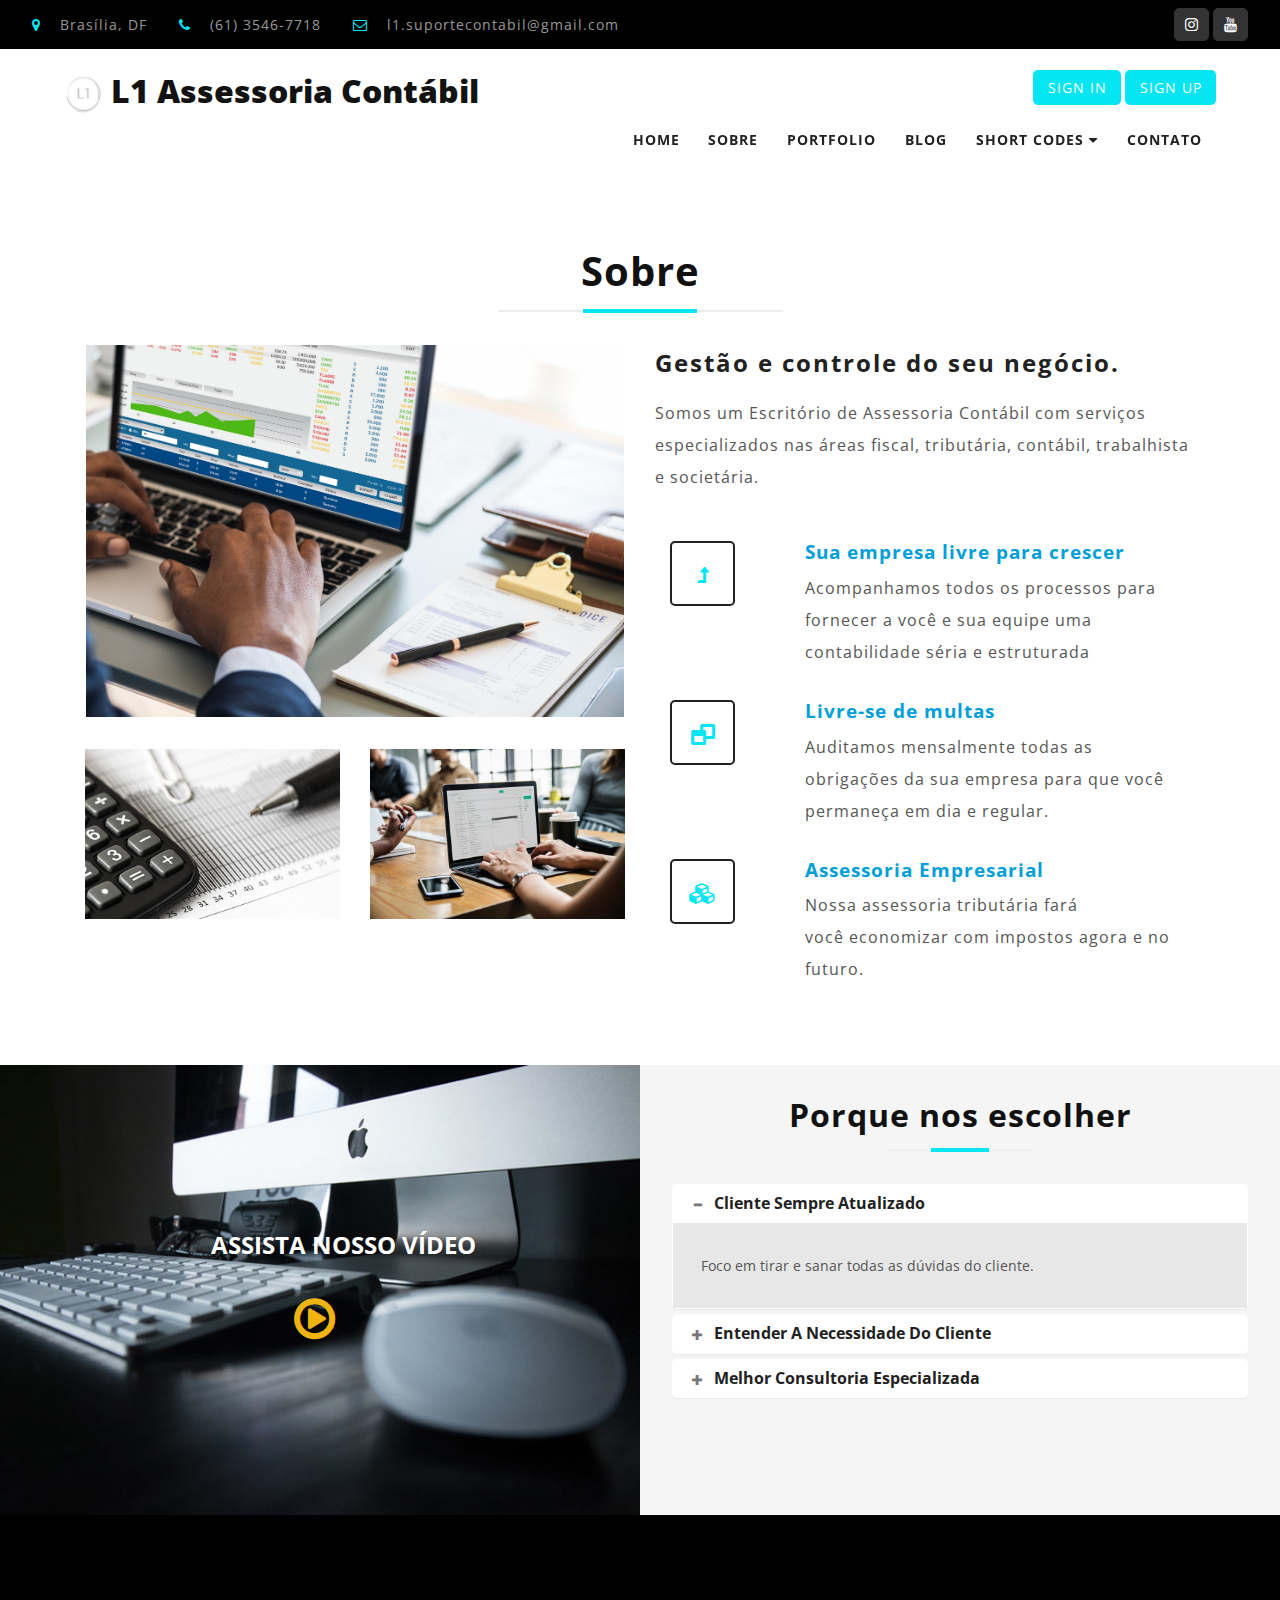
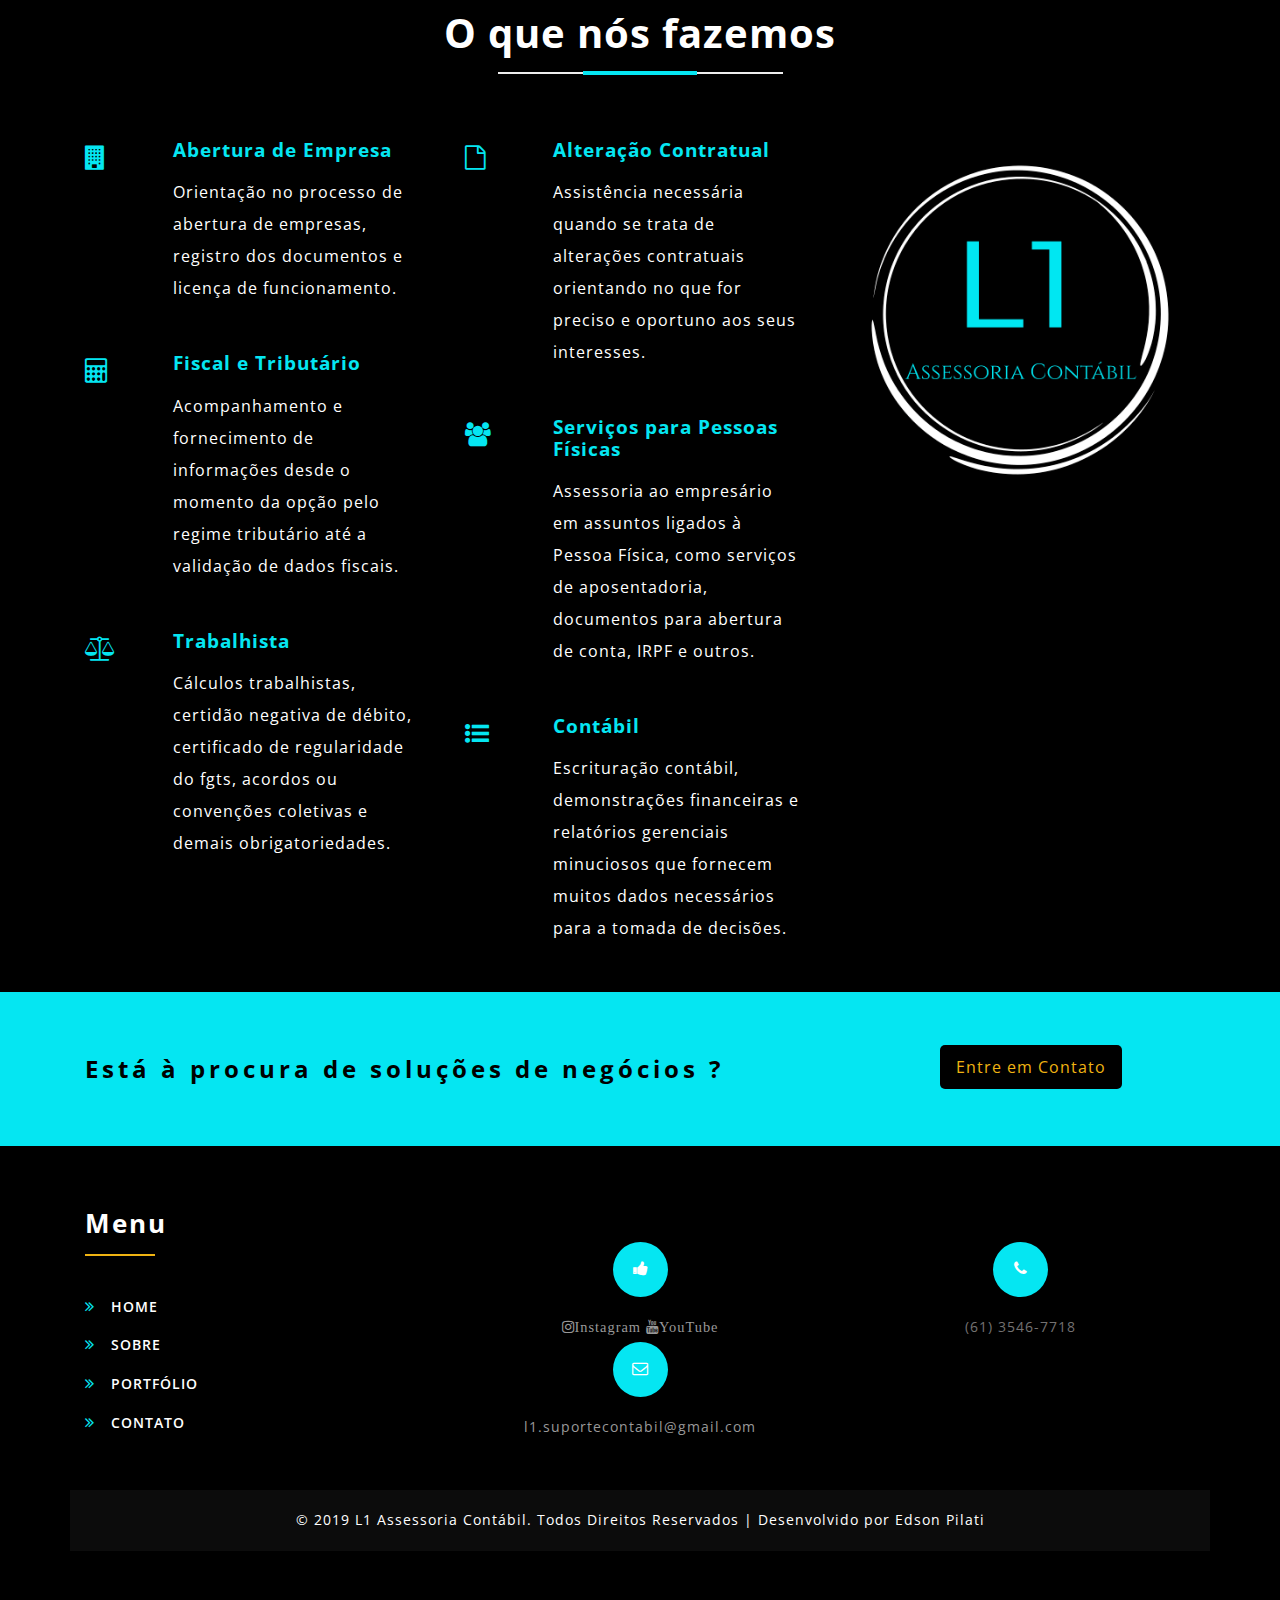
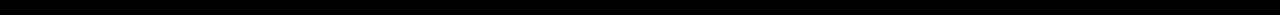
<file: about.html>
<!--
author: W3layouts
author URL: http://w3layouts.com
License: Creative Commons Attribution 3.0 Unported
License URL: http://creativecommons.org/licenses/by/3.0/
-->
<!DOCTYPE html>
<html lang="pt-BR">

<head>
	<title>L1 Assessoria Contábil | Sobre</title>
	<!-- custom-theme -->
	<meta name="viewport" content="width=device-width, initial-scale=1">
	<meta http-equiv="Content-Type" content="text/html; charset=utf-8" />
	<meta name="keywords" content="Treasurer Responsive web template, Bootstrap Web Templates, Flat Web Templates, Android Compatible web template, 
Smartphone Compatible web template, free webdesigns for Nokia, Samsung, LG, SonyEricsson, Motorola web design" />
	<script type="application/x-javascript"> addEventListener("load", function() { setTimeout(hideURLbar, 0); }, false);
		function hideURLbar(){ window.scrollTo(0,1); } </script>
	<!-- //custom-theme -->
	<script src="https://apps.elfsight.com/p/platform.js" defer></script>
	<link href="css/bootstrap.css" rel="stylesheet" type="text/css" media="all" />
	<link href="css/style.css" rel="stylesheet" type="text/css" media="all" />
	<!-- font-awesome-icons -->
	<link href="css/font-awesome.css" rel="stylesheet">
	<!-- //font-awesome-icons -->
	<link
		href='//fonts.googleapis.com/css?family=Open+Sans:400,300,300italic,400italic,600,600italic,700,700italic,800,800italic'
		rel='stylesheet' type='text/css'>
	<link href="//fonts.googleapis.com/css?family=Raleway:100i,200,200i,300,400,500,500i,600,700,700i,800,800i"
		rel="stylesheet"> 

</head>

<body>
	<!-- header -->
	<div data-includeHTML="header.html"></div>
	<!-- //header --> 

	<!-- /agile_inner_banner_info -->
	<!-- <div class="agile_inner_banner_info">
		<h2>Sobre </h2>
		<p>Um pouco sobre nós</p>
	</div> -->
	<!-- //agile_inner_banner_info -->
	<!-- about -->
	<div class="services">
			<div class="container">	
				<h3 class="tittle_agile_w3">Sobre</h3>
				<div class="heading-underline">
					<div class="h-u1"></div><div class="h-u2"></div><div class="h-u3"></div><div class="clearfix"></div>
				</div>
			</div>
		<div class="container">
			<div class="col-md-6 w3layouts_about_grid_left">
				<div class="w3_about_grid">
					<img src="images/ambiente-de-trabalho-analise-analises-938963.jpg" alt=" " class="img-responsive" />
				</div>
				<div class="col-md-6 w3layouts_about_grid_left1">
					<img src="images/analises-analitico-analytics-209224.jpg" alt=" " class="img-responsive" />
				</div>
				<div class="col-md-6 w3layouts_about_grid_left1">
					<img src="images/adulto-ambiente-de-trabalho-aparelho-1061588.jpg" alt=" " class="img-responsive" />
				</div>
				<div class="clearfix"> </div>
			</div>
			<div class="col-md-6 w3layouts_about_grid_right">
				<h3>Gestão e controle do seu negócio.</h3>
				<p class="w3_turpis_para">Somos um Escritório de Assessoria Contábil com serviços especializados nas áreas fiscal, tributária, contábil, trabalhista e societária.</p>
				<div class="w3layouts_about_grid_right_grids">
					<div class="w3layouts_about_grid_right_grid">
						<div class="col-xs-3 w3layouts_about_grid_right_grid1l">
							<div class="w3layouts_about_grid_right_grid1l_1">
								<i class="fa fa-level-up" aria-hidden="true"></i>
							</div>
						</div>
						<div class="col-xs-9 w3layouts_about_grid_right_grid1r">
							<h4>Sua empresa livre para crescer</h4>
							<p>Acompanhamos todos os processos para fornecer a você e sua equipe uma contabilidade
								séria e estruturada</p>
						</div>
						<div class="clearfix"> </div>
					</div>
					<div class="w3layouts_about_grid_right_grid">
						<div class="col-xs-3 w3layouts_about_grid_right_grid1l">
							<div class="w3layouts_about_grid_right_grid1l_1">
								<i class="fa fa-window-restore" aria-hidden="true"></i>
							</div>
						</div>
						<div class="col-xs-9 w3layouts_about_grid_right_grid1r">
							<h4>Livre-se de multas</h4>
							<p>Auditamos mensalmente todas as obrigações da sua empresa para que você permaneça em dia e regular.</p>
						</div>
						<div class="clearfix"> </div>
					</div>
					<div class="w3layouts_about_grid_right_grid">
						<div class="col-xs-3 w3layouts_about_grid_right_grid1l">
							<div class="w3layouts_about_grid_right_grid1l_1">
								<i class="fa fa-cubes" aria-hidden="true"></i>
							</div>
						</div>
						<div class="col-xs-9 w3layouts_about_grid_right_grid1r">
							<h4>Assessoria Empresarial</h4>
							<p>Nossa assessoria tributária fará você economizar com impostos agora e no futuro.</p>
						</div>
						<div class="clearfix"> </div>
					</div>
				</div>
			</div>
			<div class="clearfix"> </div>
		</div>
	</div>
	<!-- //about -->
	<!-- about-bottom -->
	<div class="about-bottom">
		<div class="col-md-6 w3l_about_bottom_left">
			<img src="images/10.jpg" alt=" " class="img-responsive" />
			<a class="play-icon popup-with-zoom-anim" href="#small-dialog">
				<i class="fa fa-play-circle-o" aria-hidden="true"></i>
			</a>
			<div class="w3l_about_bottom_left_video">
				<h4>Assista nosso vídeo</h4>
			</div>
		</div>
		<div class="col-md-6 w3l_about_bottom_right">
			<h3 class="tittle_agile_w3 why">Porque nos escolher</h3>
			<div class="heading-underline">
				<div class="h-u1"></div>
				<div class="h-u2"></div>
				<div class="h-u3"></div>
				<div class="clearfix"></div>
			</div>
			<div class="panel-group w3l_panel_group_faq" id="accordion" role="tablist" aria-multiselectable="true">
				<div class="panel panel-default">
					<div class="panel-heading" role="tab" id="headingOne">
						<h4 class="panel-title asd">
							<a class="pa_italic" role="button" data-toggle="collapse" data-parent="#accordion" href="#collapseOne"
								aria-expanded="true" aria-controls="collapseOne">
								<span class="glyphicon glyphicon-plus" aria-hidden="true"></span><i class="glyphicon glyphicon-minus"
									aria-hidden="true"></i>Cliente sempre atualizado
							</a>
						</h4>
					</div>
					<div id="collapseOne" class="panel-collapse collapse in" role="tabpanel" aria-labelledby="headingOne">
						<div class="panel-body panel_text">
								Foco em tirar e sanar todas as dúvidas do cliente. 
						</div>
					</div>
				</div>
				<div class="panel panel-default">
					<div class="panel-heading" role="tab" id="headingTwo">
						<h4 class="panel-title asd">
							<a class="pa_italic collapsed" role="button" data-toggle="collapse" data-parent="#accordion"
								href="#collapseTwo" aria-expanded="false" aria-controls="collapseTwo">
								<span class="glyphicon glyphicon-plus" aria-hidden="true"></span><i class="glyphicon glyphicon-minus"
									aria-hidden="true"></i>Entender a necessidade do cliente
							</a>
						</h4>
					</div>
					<div id="collapseTwo" class="panel-collapse collapse" role="tabpanel" aria-labelledby="headingTwo">
						<div class="panel-body panel_text">
								Direcionamento correto com todas as informações para o seu negócio. 
						</div>
					</div>
				</div>
				<div class="panel panel-default">
					<div class="panel-heading" role="tab" id="headingThree">
						<h4 class="panel-title asd">
							<a class="pa_italic collapsed" role="button" data-toggle="collapse" data-parent="#accordion"
								href="#collapseThree" aria-expanded="false" aria-controls="collapseThree">
								<span class="glyphicon glyphicon-plus" aria-hidden="true"></span><i class="glyphicon glyphicon-minus"
									aria-hidden="true"></i>Melhor Consultoria Especializada
							</a>
						</h4>
					</div>
					<div id="collapseThree" class="panel-collapse collapse" role="tabpanel" aria-labelledby="headingThree">
						<div class="panel-body panel_text">
								Os melhores profissionais para a sua confiança. 
						</div>
					</div>
				</div>
			</div>
		</div>
		<div class="clearfix"> </div>
	</div>
	<!-- //about-bottom -->

	<!-- servicos --> 
	<div data-includeHTML="servicos.html"></div>    
	<!-- //servicos --> 


	<!-- team -->
	<!-- <div class="services">
		<div class="container">
			<h3 class="tittle_agile_w3">Amazing Team</h3>
			<div class="heading-underline">
				<div class="h-u1"></div>
				<div class="h-u2"></div>
				<div class="h-u3"></div>
				<div class="clearfix"></div>
			</div>
			<div class="w3_services_grids">
				<div class="col-md-3 w3ls_team_grid">
					<div class="w3ls_team_grid1 hover15">
						<figure>
							<img src="images/11.jpg" alt=" " class="img-responsive" />
						</figure>
						<div class="w3ls_team_grid1_pos">
							<ul class="social-icons">
								<li><a href="#" class="icon icon-border facebook"></a></li>
								<li><a href="#" class="icon icon-border twitter"></a></li>
								<li><a href="#" class="icon icon-border instagram"></a></li>
							</ul>
						</div>
					</div>
					<h4>French Carl</h4>
					<p>Ceo</p>
				</div>
				<div class="col-md-3 w3ls_team_grid">
					<div class="w3ls_team_grid1 hover15">
						<figure>
							<img src="images/14.jpg" alt=" " class="img-responsive" />
						</figure>
						<div class="w3ls_team_grid1_pos">
							<ul class="social-icons">
								<li><a href="#" class="icon icon-border twitter"></a></li>
								<li><a href="#" class="icon icon-border instagram"></a></li>
								<li><a href="#" class="icon icon-border facebook"></a></li>
							</ul>
						</div>
					</div>
					<h4>Peter Williamson</h4>
					<p>Manager</p>
				</div>
				<div class="col-md-3 w3ls_team_grid">
					<div class="w3ls_team_grid1 hover15">
						<figure>
							<img src="images/13.jpg" alt=" " class="img-responsive" />
						</figure>
						<div class="w3ls_team_grid1_pos">
							<ul class="social-icons">
								<li><a href="#" class="icon icon-border instagram"></a></li>
								<li><a href="#" class="icon icon-border facebook"></a></li>
								<li><a href="#" class="icon icon-border twitter"></a></li>
							</ul>
						</div>
					</div>
					<h4>Laura James</h4>
					<p>Director</p>
				</div>
				<div class="col-md-3 w3ls_team_grid">
					<div class="w3ls_team_grid1 hover15">
						<figure>
							<img src="images/12.jpg" alt=" " class="img-responsive" />
						</figure>
						<div class="w3ls_team_grid1_pos">
							<ul class="social-icons">
								<li><a href="#" class="icon icon-border pinterest"></a></li>
								<li><a href="#" class="icon icon-border twitter"></a></li>
								<li><a href="#" class="icon icon-border instagram"></a></li>
							</ul>
						</div>
					</div>
					<h4>Rosy Paul</h4>
					<p>Hr</p>
				</div>
				<div class="clearfix"> </div>
			</div>
		</div>
	</div> -->
	<!-- //team -->
	<!-- subscribe -->
	<div class="w3layouts_bottom">
		<div class="container">
			<div class="col-md-9 w3layouts_getin_info">
				<h3>Está à procura de soluções de negócios ?</h3>
			</div>
			<div class="col-md-3 w3layouts_getin">
				<a href="#" data-toggle="modal" data-target="#myModal3">Entre em Contato</a>
			</div>
			<div class="clearfix"> </div>
		</div>
	</div>
	<!-- //subscribe -->

	<!-- footer --> 
	<div data-includeHTML="footer.html"></div>    
	<!-- //footer -->
	 
	<!-- menu -->
	<!-- js -->
	<script type="text/javascript" src="js/jquery-3.3.1.min.js"></script>
	<script type="text/javascript" src="js/modernizr.custom.46884.js"></script>
	<!-- //js -->
	<!-- password-script -->
	<script type="text/javascript">
		window.onload = function () {
			document.getElementById("password1").onchange = validatePassword;
			document.getElementById("password2").onchange = validatePassword;
		}

		function validatePassword() {
			var pass2 = document.getElementById("password2").value;
			var pass1 = document.getElementById("password1").value;
			if (pass1 != pass2)
				document.getElementById("password2").setCustomValidity("Passwords Don't Match");
			else
				document.getElementById("password2").setCustomValidity('');
			//empty string means no validation error
		}
	</script>
	<!-- //password-script -->

	<script src="js/bars.js"></script>
	<!-- pop-up-box -->
	<link href="css/popuo-box.css" rel="stylesheet" type="text/css" property="" media="all" />
	<script src="js/jquery.magnific-popup.js" type="text/javascript"></script>
	<!--//pop-up-box -->
	<div id="small-dialog" class="mfp-hide">
		<iframe src="https://player.vimeo.com/video/67001156"></iframe>
	</div>
	<script>
		$(document).ready(function () {
			$('.popup-with-zoom-anim').magnificPopup({
				type: 'inline',
				fixedContentPos: false,
				fixedBgPos: true,
				overflowY: 'auto',
				closeBtnInside: true,
				preloader: false,
				midClick: true,
				removalDelay: 300,
				mainClass: 'my-mfp-zoom-in'
			});

		});
	</script>

	<!-- for bootstrap working -->
	<script src="js/bootstrap.js"></script>
	<!-- //for bootstrap working -->
	<!-- start-smoth-scrolling -->
	<script type="text/javascript" src="js/move-top.js"></script>
	<script type="text/javascript" src="js/easing.js"></script>
	<script type="text/javascript">
		jQuery(document).ready(function ($) {
			$(".scroll").click(function (event) {
				event.preventDefault();
				$('html,body').animate({ scrollTop: $(this.hash).offset().top }, 1000);
			});
		});
	</script>
	<!-- start-smoth-scrolling -->
	<!-- here stars scrolling icon -->
	<script type="text/javascript">
		$(document).ready(function () {
			/*
				var defaults = {
				containerID: 'toTop', // fading element id
				containerHoverID: 'toTopHover', // fading element hover id
				scrollSpeed: 1200,
				easingType: 'linear' 
				};
			*/

			$().UItoTop({ easingType: 'easeOutQuart' });

		});
	</script>
	<!-- //here ends scrolling icon -->
	<!-- /inclusão dos formulários -->
	<script>
		$(document).ready(function () {
			$("div[data-includeHTML]").each(function () {
				$(this).load($(this).attr("data-includeHTML"));
			});
		});
	</script>
	<!-- //inclusão dos formulários -->
	<script>
		$(function(){
			$("li.active").removeClass("active");
			$("li:get(1)").addClass("active");
		});
		 
	</script>
</body>

</html>
</file>
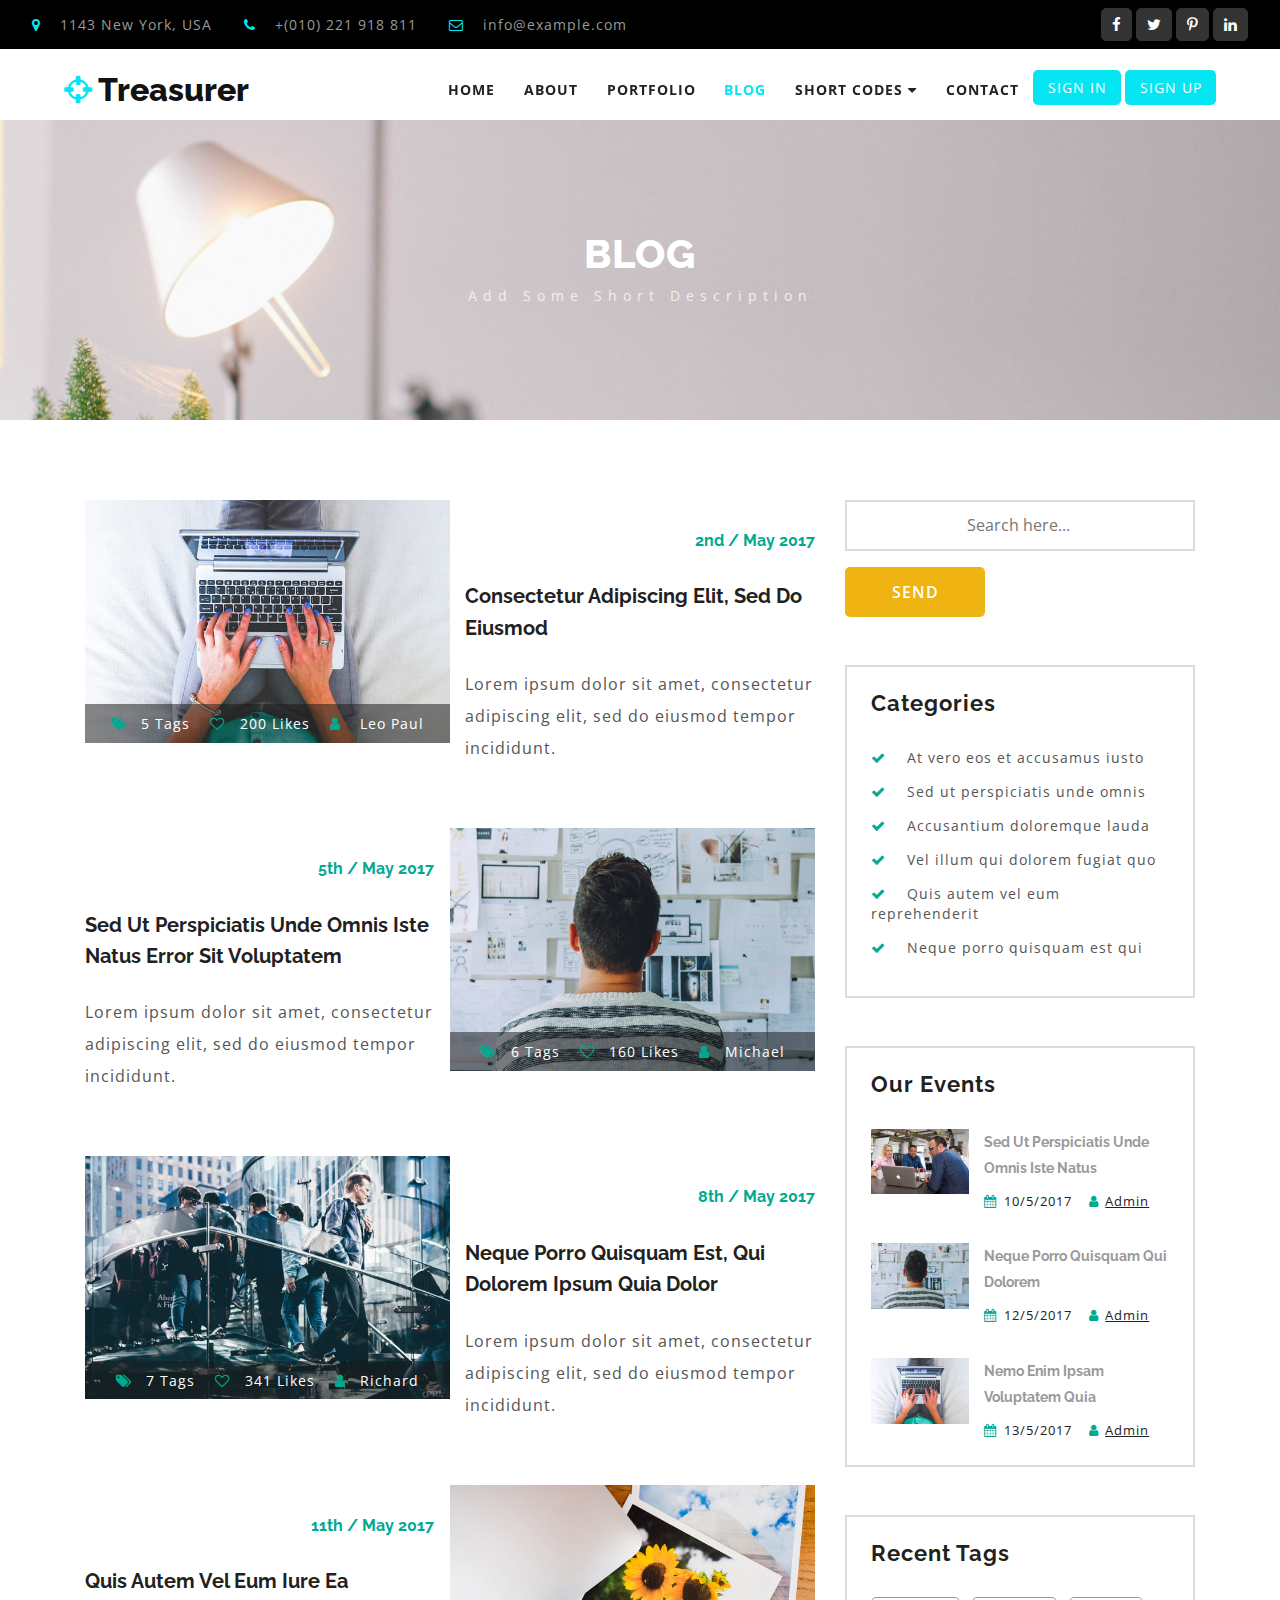
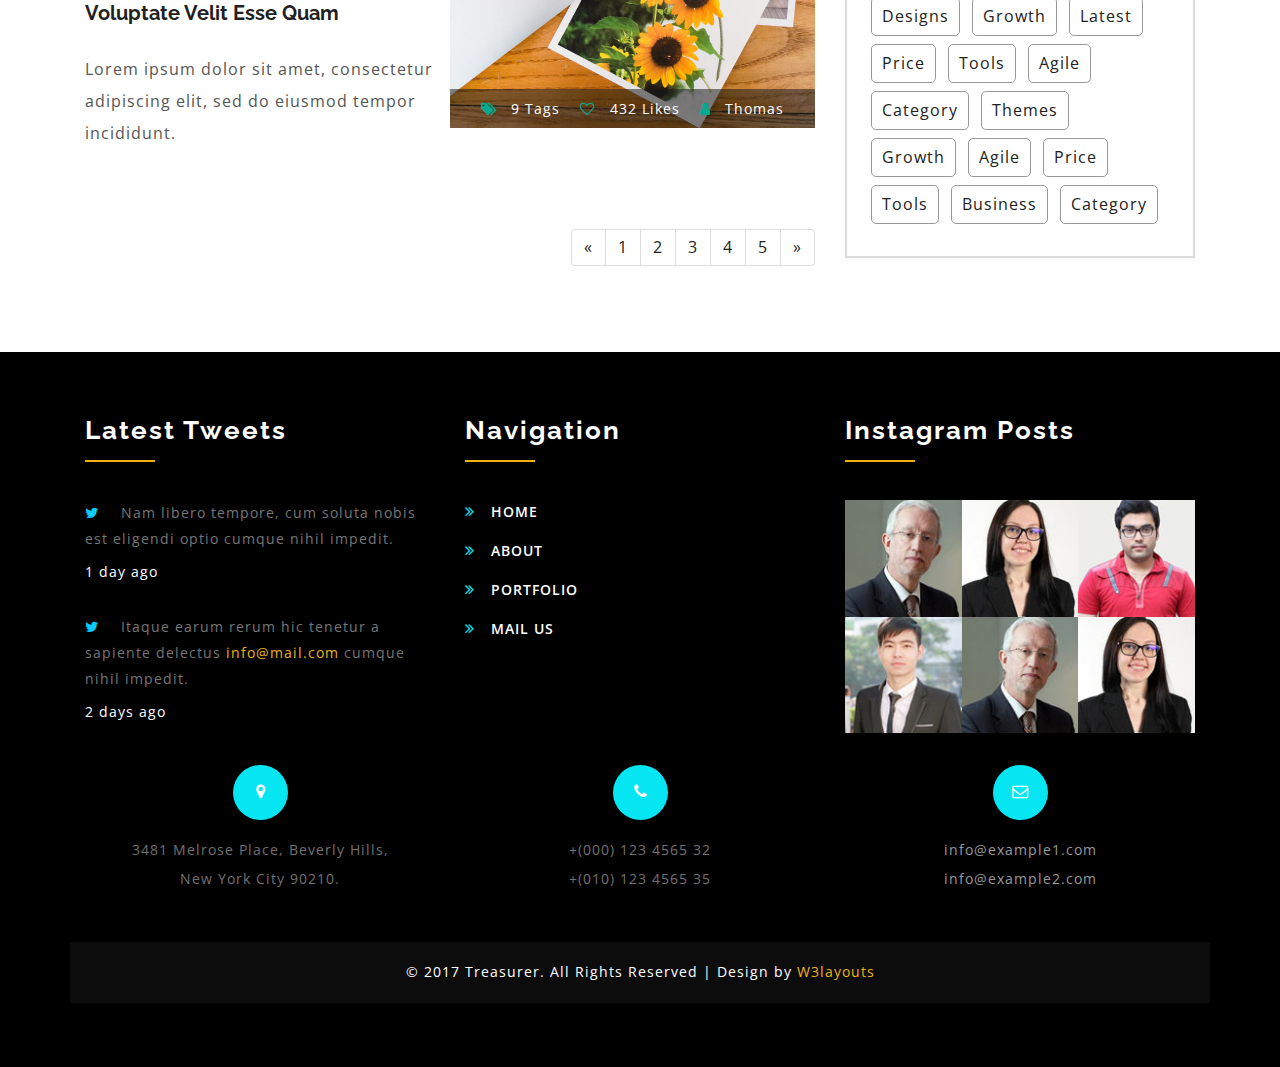
<file: blog.html>
<!--
author: W3layouts
author URL: http://w3layouts.com
License: Creative Commons Attribution 3.0 Unported
License URL: http://creativecommons.org/licenses/by/3.0/
-->
<!DOCTYPE html>
<html lang="zxx">
<head>
<title>Treasurer a Corporate Category Bootstrap Responsive Website Template | Blog :: w3layouts</title>
<!-- custom-theme -->
<meta name="viewport" content="width=device-width, initial-scale=1">
<meta http-equiv="Content-Type" content="text/html; charset=utf-8" />
<meta name="keywords" content="Treasurer Responsive web template, Bootstrap Web Templates, Flat Web Templates, Android Compatible web template, 
Smartphone Compatible web template, free webdesigns for Nokia, Samsung, LG, SonyEricsson, Motorola web design" />
<script type="application/x-javascript"> addEventListener("load", function() { setTimeout(hideURLbar, 0); }, false);
		function hideURLbar(){ window.scrollTo(0,1); } </script>
<!-- //custom-theme -->
<link href="css/bootstrap.css" rel="stylesheet" type="text/css" media="all" />
<link href="css/style.css" rel="stylesheet" type="text/css" media="all" />
<link href="css/blog.css" rel="stylesheet" type="text/css" media="all" />

<!-- font-awesome-icons -->
<link href="css/font-awesome.css" rel="stylesheet"> 
<!-- //font-awesome-icons -->
<link href='//fonts.googleapis.com/css?family=Open+Sans:400,300,300italic,400italic,600,600italic,700,700italic,800,800italic' rel='stylesheet' type='text/css'>
<link href="//fonts.googleapis.com/css?family=Raleway:100i,200,200i,300,400,500,500i,600,700,700i,800,800i" rel="stylesheet">

</head>
	
<body>
<!-- banner -->
<div class="agileits_top_menu">
   <div class="w3l_header_left">
				<ul>
					<li><i class="fa fa-map-marker" aria-hidden="true"></i> 1143 New York, USA</li>
					<li><i class="fa fa-phone" aria-hidden="true"></i> +(010) 221 918 811</li>
					<li><i class="fa fa-envelope-o" aria-hidden="true"></i> <a href="mailto:info@example.com">info@example.com</a></li>
				</ul>
			</div>
			<div class="w3l_header_right">
				<div class="w3ls-social-icons text-left">
					<a class="facebook" href="#"><i class="fa fa-facebook"></i></a>
					<a class="twitter" href="#"><i class="fa fa-twitter"></i></a>
					<a class="pinterest" href="#"><i class="fa fa-pinterest-p"></i></a>
					<a class="linkedin" href="#"><i class="fa fa-linkedin"></i></a>
				</div>
			</div>
			<div class="clearfix"> </div>
		</div>
   <div class="agileits_w3layouts_banner_nav">
			<nav class="navbar navbar-default">
				<div class="navbar-header navbar-left">
					<button type="button" class="navbar-toggle collapsed" data-toggle="collapse" data-target="#bs-example-navbar-collapse-1">
						<span class="sr-only">Toggle navigation</span>
						<span class="icon-bar"></span>
						<span class="icon-bar"></span>
						<span class="icon-bar"></span>
					</button>
				<h1><a class="navbar-brand" href="index.html"><i class="fa fa-crosshairs" aria-hidden="true"></i> Treasurer</a></h1>

				</div>
				 <ul class="agile_forms">
					<li><a class="active" href="#" data-toggle="modal" data-target="#myModal2"> Sign In</a> </li>
					<li><a href="#" data-toggle="modal" data-target="#myModal3"> Sign Up</a> </li>
				</ul>
				<!-- Collect the nav links, forms, and other content for toggling -->
				<div class="collapse navbar-collapse navbar-right" id="bs-example-navbar-collapse-1">
					<nav>
						<ul class="nav navbar-nav">
							<li><a href="index.html" class="hvr-underline-from-center">Home</a></li>
							<li><a href="about.html" class="hvr-underline-from-center">About</a></li>
							<li><a href="portfolio.html" class="hvr-underline-from-center">Portfolio</a></li>
							<li class="active"><a href="blog.html" class="hvr-underline-from-center">Blog</a></li>
							<li class="dropdown">
								<a href="#" class="dropdown-toggle hvr-underline-from-center" data-toggle="dropdown">Short Codes <b class="fa fa-caret-down"></b></a>
								<ul class="dropdown-menu agile_short_dropdown">
									<li><a href="icons.html">Web Icons</a></li>
									<li><a href="typography.html">Typography</a></li>
								</ul>
							</li>
							<li><a href="contact.html" class="hvr-underline-from-center">Contact</a></li>
						</ul>
					</nav>

				</div>
			</nav>	
			
	<div class="clearfix"> </div> 
</div> 
<!-- Modal1 -->
													<div class="modal fade" id="myModal2" tabindex="-1" role="dialog">
														<div class="modal-dialog">
														<!-- Modal content-->
															<div class="modal-content">
																<div class="modal-header">
																	<button type="button" class="close" data-dismiss="modal">&times;</button>
																	
																	<div class="signin-form profile">
																	<h3 class="agileinfo_sign">Sign In</h3>	
																			<div class="login-form">
																				<form action="#" method="post">
																					<input type="email" name="email" placeholder="E-mail" required="">
																					<input type="password" name="password" placeholder="Password" required="">
																					<div class="tp">
																						<input type="submit" value="Sign In">
																					</div>
																				</form>
																			</div>
																			<div class="login-social-grids">
																				<ul>
																					<li><a href="#"><i class="fa fa-facebook"></i></a></li>
																					<li><a href="#"><i class="fa fa-twitter"></i></a></li>
																					<li><a href="#"><i class="fa fa-rss"></i></a></li>
																				</ul>
																			</div>
																			<p><a href="#" data-toggle="modal" data-target="#myModal3" > Don't have an account?</a></p>
																		</div>
																</div>
															</div>
														</div>
													</div>
													<!-- //Modal1 -->	
													<!-- Modal2 -->
													<div class="modal fade" id="myModal3" tabindex="-1" role="dialog">
														<div class="modal-dialog">
														<!-- Modal content-->
															<div class="modal-content">
																<div class="modal-header">
																	<button type="button" class="close" data-dismiss="modal">&times;</button>
																	
																	<div class="signin-form profile">
																	<h3 class="agileinfo_sign">Sign Up</h3>	
																			<div class="login-form">
																				<form action="#" method="post">
																				   <input type="text" name="name" placeholder="Username" required="">
																					<input type="email" name="email" placeholder="Email" required="">
																					<input type="password" name="password" id="password1" placeholder="Password" required="">
				                                                                    <input type="password" name="password" id="password2" placeholder="Confirm Password" required="">

																					<input type="submit" value="Sign Up">
																				</form>
																			</div>
																			<p><a href="#"> By clicking register, I agree to your terms</a></p>
																		</div>
																</div>
															</div>
														</div>
													</div>
													<!-- //Modal2 -->
					<!-- /agile_inner_banner_info -->													
							<div class="agile_inner_banner_info">
							   <h2>Blog </h2>
							   <p>Add Some Short Description</p>
							</div>
					<!-- //agile_inner_banner_info -->
					<!-- blog -->
	<div class="services">
		<div class="container">
			<div class="col-md-8 event-left w3-agile-event-left">
				<div class="event-left1 w3-agile-event-left1">
					<div class="col-xs-6 event-left1-left agile-event-left1-left">
						<a href="single.html"><img src="images/7.jpg" alt=" " class="img-responsive" /></a>
						<div class="event-left1-left-pos agileits-w3layouts-event-left1-left-pos">
							<ul>
								<li><a href="#"><span class="fa fa-tags" aria-hidden="true"></span>5 Tags</a></li>
								<li><a href="#"><span class="fa fa-heart-o" aria-hidden="true"></span>200 Likes</a></li>
								<li><a href="#"><span class="fa fa-user" aria-hidden="true"></span> Leo Paul</a></li>
							</ul>
						</div>
					</div>
					<div class="col-xs-6 event-left1-right w3-agileits-event-left1-right">
						<h4>2nd / May 2017</h4>
						<h5><a href="single.html">consectetur adipiscing elit, sed do eiusmod</a></h5>
						<p>Lorem ipsum dolor sit amet, consectetur adipiscing elit, sed do eiusmod tempor incididunt.</p>
					</div>
					<div class="clearfix"> </div>
				</div>
				<div class="event-left1 w3-agile-event-left1">
					<div class="col-xs-6 event-left1-right event-left1-right-dummy wthree-event-left1-right">
						<h4>5th / May 2017</h4>
						<h5><a href="single.html">Sed ut perspiciatis unde omnis iste natus error sit voluptatem</a></h5>
						<p>Lorem ipsum dolor sit amet, consectetur adipiscing elit, sed do eiusmod tempor incididunt.</p>
					</div>
					<div class="col-xs-6 event-left1-left agileinfo-event-left1-left">
						<a href="single.html"><img src="images/6.jpg" alt=" " class="img-responsive" /></a>
						<div class="event-left1-left-pos agileits-event-left1-left-pos">
							<ul>
								<li><a href="#"><span class="fa fa-tags" aria-hidden="true"></span>6 Tags</a></li>
								<li><a href="#"><span class="fa fa-heart-o" aria-hidden="true"></span>160 Likes</a></li>
								<li><a href="#"><span class="fa fa-user" aria-hidden="true"></span>Michael</a></li>
							</ul>
						</div>
					</div>
					<div class="clearfix"> </div>
				</div>
				<div class="event-left1 w3-agile-event-left1">
					<div class="col-xs-6 event-left1-left w3ls-event-left1-left">
						<a href="single.html"><img src="images/4.jpg" alt=" " class="img-responsive" /></a>
						<div class="event-left1-left-pos w3l-event-left1-left-pos">
							<ul>
								<li><a href="#"><span class="fa fa-tags" aria-hidden="true"></span>7 Tags</a></li>
								<li><a href="#"><span class="fa fa-heart-o" aria-hidden="true"></span>341 Likes</a></li>
								<li><a href="#"><span class="fa fa-user" aria-hidden="true"></span>Richard</a></li>
							</ul>
						</div>
					</div>
					<div class="col-xs-6 event-left1-right w3-event-left1-right">
						<h4>8th / May 2017</h4>
						<h5><a href="single.html">Neque porro quisquam est, qui dolorem ipsum quia dolor</a></h5>
						<p>Lorem ipsum dolor sit amet, consectetur adipiscing elit, sed do eiusmod tempor incididunt.</p>
					</div>
					<div class="clearfix"> </div>
				</div>
				<div class="event-left1 w3-agile-event-left1">
					<div class="col-xs-6 event-left1-right event-left1-right-dummy w3layouts-event-left1-right">
						<h4>11th / May 2017</h4>
						<h5><a href="single.html">Quis autem vel eum iure ea voluptate velit esse quam</a></h5>
						<p>Lorem ipsum dolor sit amet, consectetur adipiscing elit, sed do eiusmod tempor incididunt.</p>
					</div>
					<div class="col-xs-6 event-left1-left w3-agile-event-left1-left">
						<a href="single.html"><img src="images/5.jpg" alt=" " class="img-responsive" /></a>
						<div class="event-left1-left-pos agile-event-left1-left-pos">
							<ul>
								<li><a href="#"><span class="fa fa-tags" aria-hidden="true"></span>9 Tags</a></li>
								<li><a href="#"><span class="fa fa-heart-o" aria-hidden="true"></span>432 Likes</a></li>
								<li><a href="#"><span class="fa fa-user" aria-hidden="true"></span>Thomas</a></li>
							</ul>
						</div>
					</div>
					<div class="clearfix"> </div>
				</div>
				<nav class="paging1 agileits-w3layouts-paging1">
				  <ul class="pagination paging w3-agileits-paging">
					<li>
					  <a href="#" aria-label="Previous">
						<span aria-hidden="true">&laquo;</span>
					  </a>
					</li>
					<li><a href="#">1</a></li>
					<li><a href="#">2</a></li>
					<li><a href="#">3</a></li>
					<li><a href="#">4</a></li>
					<li><a href="#">5</a></li>
					<li>
					  <a href="#" aria-label="Next">
						<span aria-hidden="true">&raquo;</span>
					  </a>
					</li>
				  </ul>
				</nav>
			</div>
			<div class="col-md-4 event-right wthree-event-right">
				<div class="event-right1 agileinfo-event-right1">
					<div class="search1 agileits-search1">
						<form action="#" method="post">
							<input type="search" name="Search" placeholder="Search here..." required="">
							<input type="submit" value="Send">
						</form>
					</div>
					<div class="categories w3ls-categories">
						<h3>Categories</h3>
						<ul>
							<li><i class="fa fa-check" aria-hidden="true"></i><a href="single.html">At vero eos et accusamus iusto</a></li>
							<li><i class="fa fa-check" aria-hidden="true"></i><a href="single.html">Sed ut perspiciatis unde omnis</a></li>
							<li><i class="fa fa-check" aria-hidden="true"></i><a href="single.html">Accusantium doloremque lauda</a></li>
							<li><i class="fa fa-check" aria-hidden="true"></i><a href="single.html">Vel illum qui dolorem fugiat quo</a></li>
							<li><i class="fa fa-check" aria-hidden="true"></i><a href="single.html">Quis autem vel eum reprehenderit</a></li>
							<li><i class="fa fa-check" aria-hidden="true"></i><a href="single.html">Neque porro quisquam est qui</a></li>
						</ul>
					</div>
					<div class="posts w3l-posts">
						<h3>Our Events</h3>
						<div class="posts-grids w3-posts-grids">
							<div class="posts-grid w3-posts-grid">
								<div class="posts-grid-left w3-posts-grid-left">
									<a href="single.html"><img src="images/1.jpg" alt=" " class="img-responsive" /></a>
								</div>
								<div class="posts-grid-right w3-posts-grid-right">
									<h4><a href="single.html">Sed ut perspiciatis unde omnis iste natus</a></h4>
									<ul class="wthree_blog_events_list">
										<li><i class="fa fa-calendar" aria-hidden="true"></i>10/5/2017</li>
										<li><i class="fa fa-user" aria-hidden="true"></i><a href="single.html">Admin</a></li>
									</ul>
								</div>
								<div class="clearfix"> </div>
							</div>
							<div class="posts-grid w3-posts-grid">
								<div class="posts-grid-left w3-posts-grid-left">
									<a href="single.html"><img src="images/6.jpg" alt=" " class="img-responsive" /></a>
								</div>
								<div class="posts-grid-right w3-posts-grid-right">
									<h4><a href="single.html">Neque porro quisquam qui dolorem</a></h4>
									<ul class="wthree_blog_events_list">
										<li><i class="fa fa-calendar" aria-hidden="true"></i>12/5/2017</li>
										<li><i class="fa fa-user" aria-hidden="true"></i><a href="single.html">Admin</a></li>
									</ul>
								</div>
								<div class="clearfix"> </div>
							</div>
							<div class="posts-grid w3-posts-grid">
								<div class="posts-grid-left w3-posts-grid-left">
									<a href="single.html"><img src="images/7.jpg" alt=" " class="img-responsive" /></a>
								</div>
								<div class="posts-grid-right w3-posts-grid-right">
									<h4><a href="single.html">Nemo enim ipsam voluptatem quia</a></h4>
									<ul class="wthree_blog_events_list">
										<li><i class="fa fa-calendar" aria-hidden="true"></i>13/5/2017</li>
										<li><i class="fa fa-user" aria-hidden="true"></i><a href="single.html">Admin</a></li>
									</ul>
								</div>
								<div class="clearfix"> </div>
							</div>
						</div>
					</div>
					<div class="tags tags1 w3layouts-tags">
						<h3>Recent Tags</h3>
						<ul>
							<li><a href="single.html">Designs</a></li>
							<li><a href="single.html">Growth</a></li>
							<li><a href="single.html">Latest</a></li>
							<li><a href="single.html">Price</a></li>
							<li><a href="single.html">Tools</a></li>
							<li><a href="single.html">Agile</a></li>
							<li><a href="single.html">Category</a></li>
							<li><a href="single.html">Themes</a></li>
							<li><a href="single.html">Growth</a></li>
							<li><a href="single.html">Agile</a></li>
							<li><a href="single.html">Price</a></li>
							<li><a href="single.html">Tools</a></li>
							<li><a href="single.html">Business</a></li>
							<li><a href="single.html">Category</a></li>
						</ul>
					</div>
				</div>
			</div>
			<div class="clearfix"> </div>
		</div>
	</div>
<!-- //blog -->	

<!-- footer -->
	<div class="footer">
		<div class="container">
			<div class="w3_agile_footer_grids">
				<div class="col-md-4 w3_agile_footer_grid">
					<h3>Latest Tweets</h3>
					<ul class="agile_footer_grid_list">
						<li><i class="fa fa-twitter" aria-hidden="true"></i>Nam libero tempore, cum soluta nobis est eligendi optio 
							cumque nihil impedit. <span>1 day ago</span></li>
						<li><i class="fa fa-twitter" aria-hidden="true"></i>Itaque earum rerum hic tenetur a sapiente delectus <a href="mailto:info@mail.com">info@mail.com</a>
							cumque nihil impedit. <span>2 days ago</span></li>
					</ul>
				</div>
				<div class="col-md-4 w3_agile_footer_grid">
					<h3>Navigation</h3>
					<ul class="agileits_w3layouts_footer_grid_list">
						<li><i class="fa fa-angle-double-right" aria-hidden="true"></i><a href="index.html">Home</a></li>
						<li><i class="fa fa-angle-double-right" aria-hidden="true"></i><a href="about.html">About</a></li>
						<li><i class="fa fa-angle-double-right" aria-hidden="true"></i><a href="portfolio.html">Portfolio</a></li>
						<li><i class="fa fa-angle-double-right" aria-hidden="true"></i><a href="contact.html">Mail Us</a></li>
					</ul>
				</div>
				<div class="col-md-4 w3_agile_footer_grid">
					<h3>Instagram Posts</h3>
					<div class="w3_agileits_footer_grid_left">
						<a href="single.html">
							<img src="images/f1.jpg" alt=" " class="img-responsive" />
						</a>
					</div>
					<div class="w3_agileits_footer_grid_left">
						<a href="single.html">
							<img src="images/f2.jpg" alt=" " class="img-responsive" />
						</a>
					</div>
					<div class="w3_agileits_footer_grid_left">
						<a href="single.html">
							<img src="images/f4.jpg" alt=" " class="img-responsive" />
						</a>
					</div>
					<div class="w3_agileits_footer_grid_left">
						<a href="single.html">
							<img src="images/f3.jpg" alt=" " class="img-responsive" />
						</a>
					</div>
					<div class="w3_agileits_footer_grid_left">
						<a href="single.html">
							<img src="images/f1.jpg" alt=" " class="img-responsive" />
						</a>
					</div>
					<div class="w3_agileits_footer_grid_left">
						<a href="single.html">
							<img src="images/f2.jpg" alt=" " class="img-responsive" />
						</a>
					</div>
					<div class="clearfix"> </div>
				</div>
				<div class="clearfix"> </div>
			</div>
			<div class="w3ls_address_mail_footer_grids">
				<div class="col-md-4 w3ls_footer_grid_left">
					<div class="wthree_footer_grid_left">
						<i class="fa fa-map-marker" aria-hidden="true"></i>
					</div>
					<p>3481 Melrose Place, Beverly Hills, <span>New York City 90210.</span></p>
				</div>
				<div class="col-md-4 w3ls_footer_grid_left">
					<div class="wthree_footer_grid_left">
						<i class="fa fa-phone" aria-hidden="true"></i>
					</div>
					<p>+(000) 123 4565 32 <span>+(010) 123 4565 35</span></p>
				</div>
				<div class="col-md-4 w3ls_footer_grid_left">
					<div class="wthree_footer_grid_left">
						<i class="fa fa-envelope-o" aria-hidden="true"></i>
					</div>
					<p><a href="mailto:info@example.com">info@example1.com</a> 
						<span><a href="mailto:info@example.com">info@example2.com</a></span></p>
				</div>
				<div class="clearfix"> </div>
			</div>
			<div class="agileinfo_copyright">
				<p>© 2017 Treasurer. All Rights Reserved | Design by <a href="https://w3layouts.com/">W3layouts</a></p>
			</div>
		</div>
	</div>
<!-- //footer -->
<!-- menu -->
<!-- js -->
<script type="text/javascript" src="js/jquery-2.1.4.min.js"></script>
<script type="text/javascript" src="js/modernizr.custom.46884.js"></script>
<!-- //js -->
	<!-- password-script -->
	<script type="text/javascript">
		window.onload = function () {
			document.getElementById("password1").onchange = validatePassword;
			document.getElementById("password2").onchange = validatePassword;
		}

		function validatePassword() {
			var pass2 = document.getElementById("password2").value;
			var pass1 = document.getElementById("password1").value;
			if (pass1 != pass2)
				document.getElementById("password2").setCustomValidity("Passwords Don't Match");
			else
				document.getElementById("password2").setCustomValidity('');
			//empty string means no validation error
		}
	</script>
	<!-- //password-script -->

<script src="js/bars.js"></script>
<!-- pop-up-box -->    
	<link href="css/popuo-box.css" rel="stylesheet" type="text/css" property="" media="all" />
	<script src="js/jquery.magnific-popup.js" type="text/javascript"></script>
<!--//pop-up-box -->
<div id="small-dialog" class="mfp-hide">
	<iframe src="https://player.vimeo.com/video/67001156"></iframe>
</div>
<script>
	$(document).ready(function() {
	$('.popup-with-zoom-anim').magnificPopup({
		type: 'inline',
		fixedContentPos: false,
		fixedBgPos: true,
		overflowY: 'auto',
		closeBtnInside: true,
		preloader: false,
		midClick: true,
		removalDelay: 300,
		mainClass: 'my-mfp-zoom-in'
	});
																	
	});
</script>

<!-- for bootstrap working -->
	<script src="js/bootstrap.js"></script>
<!-- //for bootstrap working -->
<!-- start-smoth-scrolling -->
<script type="text/javascript" src="js/move-top.js"></script>
<script type="text/javascript" src="js/easing.js"></script>
<script type="text/javascript">
	jQuery(document).ready(function($) {
		$(".scroll").click(function(event){		
			event.preventDefault();
			$('html,body').animate({scrollTop:$(this.hash).offset().top},1000);
		});
	});
</script>
<!-- start-smoth-scrolling -->
<!-- here stars scrolling icon -->
	<script type="text/javascript">
		$(document).ready(function() {
			/*
				var defaults = {
				containerID: 'toTop', // fading element id
				containerHoverID: 'toTopHover', // fading element hover id
				scrollSpeed: 1200,
				easingType: 'linear' 
				};
			*/
								
			$().UItoTop({ easingType: 'easeOutQuart' });
								
			});
	</script>
<!-- //here ends scrolling icon -->
</body>
</html>
</file>
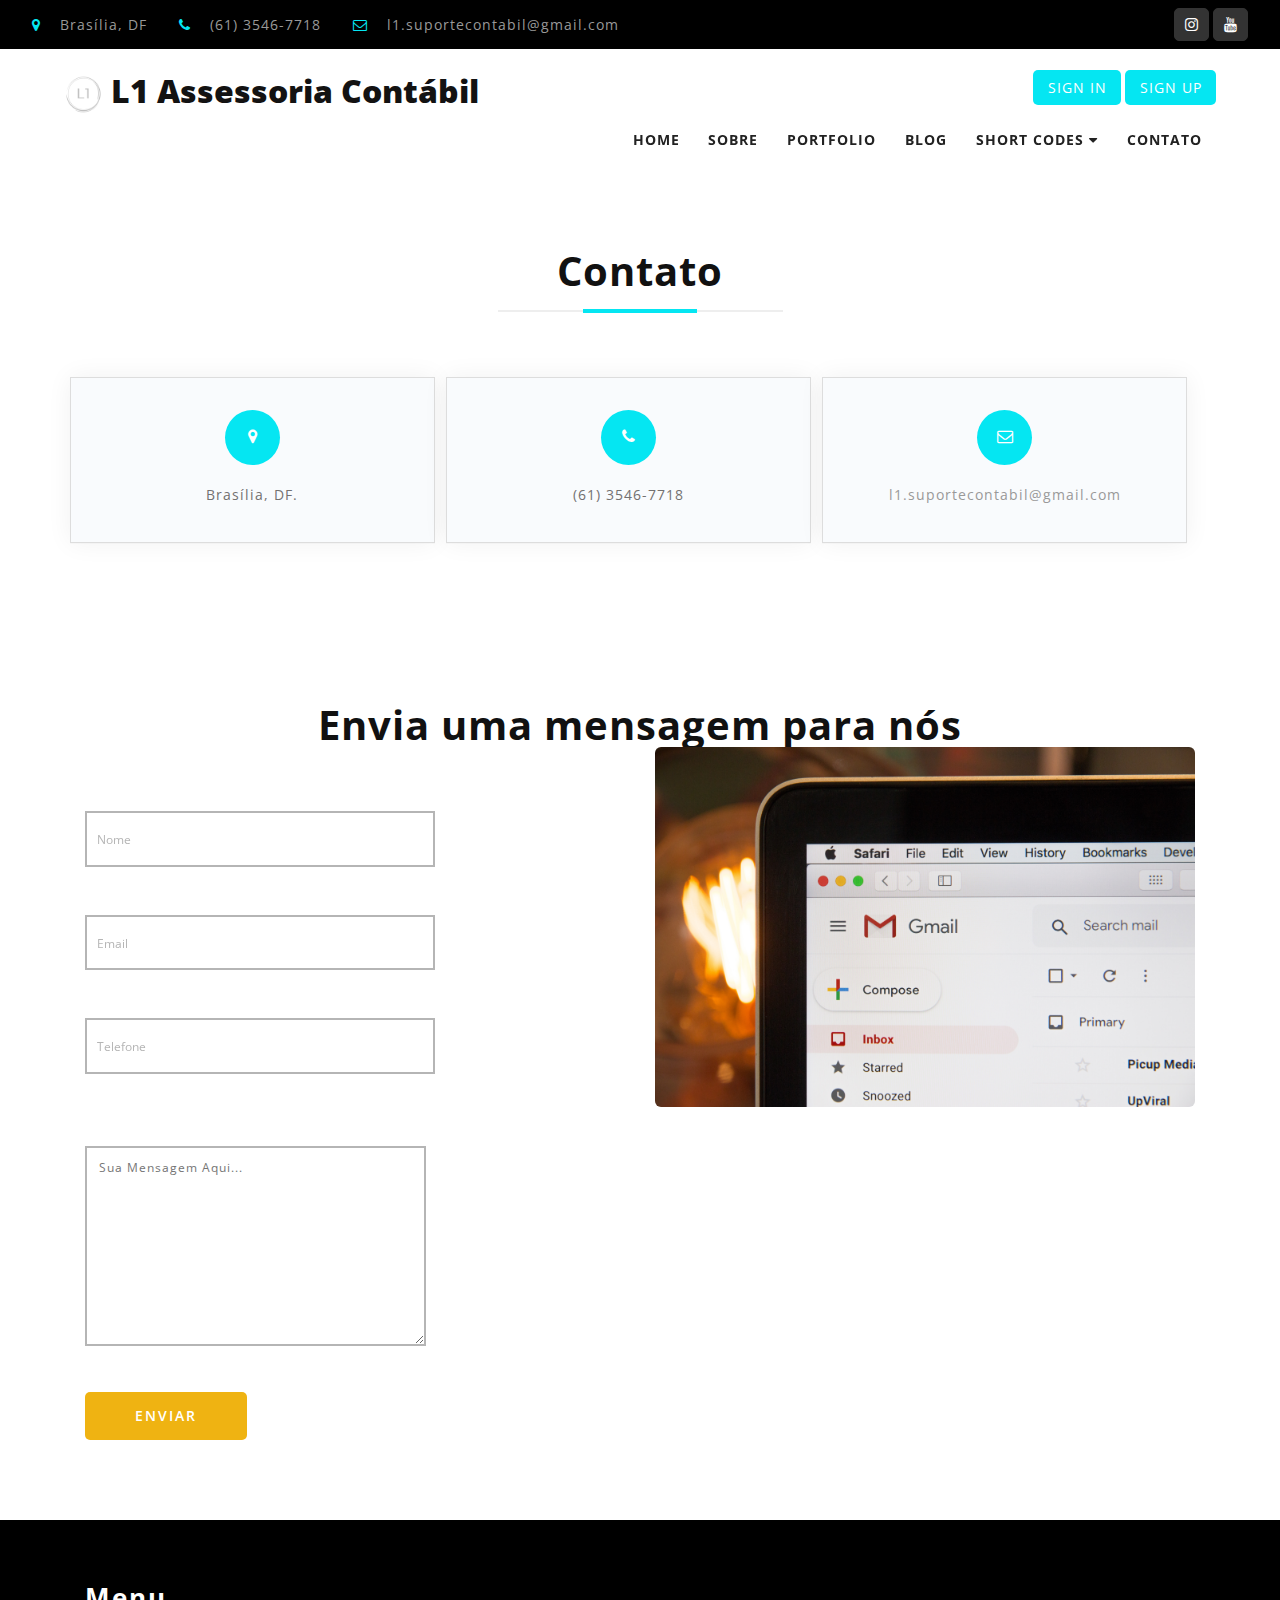
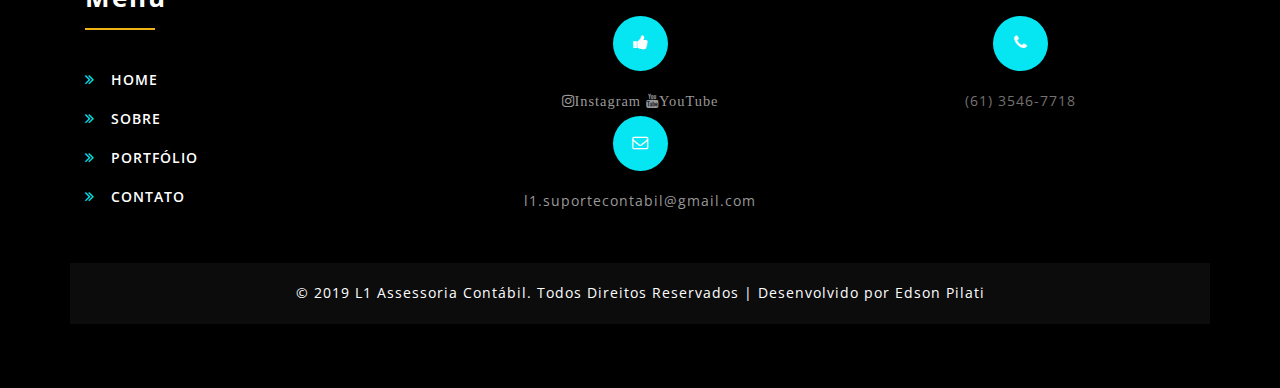
<file: contact.html>
<!--
author: W3layouts
author URL: http://w3layouts.com
License: Creative Commons Attribution 3.0 Unported
License URL: http://creativecommons.org/licenses/by/3.0/
-->
<!DOCTYPE html>
<html lang="pt-BR">

<head>
	<title>L1 Assessoria Contábil | Contato</title>
	<!-- custom-theme -->
	<meta name="viewport" content="width=device-width, initial-scale=1">
	<meta http-equiv="Content-Type" content="text/html; charset=utf-8" />
	<meta name="keywords" content="Treasurer Responsive web template, Bootstrap Web Templates, Flat Web Templates, Android Compatible web template, 
Smartphone Compatible web template, free webdesigns for Nokia, Samsung, LG, SonyEricsson, Motorola web design" />
	<script type="application/x-javascript"> addEventListener("load", function() { setTimeout(hideURLbar, 0); }, false);
		function hideURLbar(){ window.scrollTo(0,1); } </script>
	<!-- //custom-theme -->
	<script src="https://apps.elfsight.com/p/platform.js" defer></script>
	<link href="css/bootstrap.css" rel="stylesheet" type="text/css" media="all" />
	<link href="css/style.css" rel="stylesheet" type="text/css" media="all" />
	<!-- font-awesome-icons -->
	<link href="css/font-awesome.css" rel="stylesheet">
	<!-- //font-awesome-icons -->
	<link
		href='//fonts.googleapis.com/css?family=Open+Sans:400,300,300italic,400italic,600,600italic,700,700italic,800,800italic'
		rel='stylesheet' type='text/css'>
	<link href="//fonts.googleapis.com/css?family=Raleway:100i,200,200i,300,400,500,500i,600,700,700i,800,800i"
		rel="stylesheet">

</head>

<body>

	<!-- header -->
	<div data-includeHTML="header.html"></div>
	<!-- //header -->

	<!-- <div class="agile_inner_banner_info">
		<h2>Contato</h2>
		<p>Nos Encontre</p>
	</div> -->
	<!-- //agile_inner_banner_info -->
	<!-- contact -->
	<div class="services">
		<div class="container">	
			<h3 class="tittle_agile_w3">Contato</h3>
			<div class="heading-underline">
				<div class="h-u1"></div><div class="h-u2"></div><div class="h-u3"></div><div class="clearfix"></div>
			</div>
		</div>
		<div class="container">
			<div class="w3ls_address_mail_footer_grids">
				<div class="col-md-4 w3ls_footer_grid_left con">
					<div class="wthree_footer_grid_left">
						<i class="fa fa-map-marker" aria-hidden="true"></i>
					</div>
					<p><span>Brasília, DF.</span></p>
				</div>
				<div class="col-md-4 w3ls_footer_grid_left con">
					<div class="wthree_footer_grid_left">
						<i class="fa fa-phone" aria-hidden="true"></i>
					</div>
					<p><span>(61) 3546-7718</span></p>
				</div>
				<div class="col-md-4 w3ls_footer_grid_left con">
					<div class="wthree_footer_grid_left">
						<i class="fa fa-envelope-o" aria-hidden="true"></i>
					</div>
					<p><a href="mailto:l1.suportecontabil@gmail.com">l1.suportecontabil@gmail.com</a>
					</p>
				</div>
				<div class="clearfix"> </div>
			</div>
		</div>
	</div> 

	<div class="services">
		<div class="container"> 
 			<h3 class="tittle_agile_w3">Envia uma mensagem para nós</h3>
			<div class="col-md-6 agileinfo_mail_grids">
				<form action="#" method="post">
					<span class="input input--chisato">
						<input class="input__field input__field--chisato" name="Name" type="text" id="input-13" placeholder=" "
							required="" />
						<label class="input__label input__label--chisato" for="input-13">
							<span class="input__label-content input__label-content--chisato" data-content="Name">Nome</span>
						</label>
					</span>
					<span class="input input--chisato">
						<input class="input__field input__field--chisato" name="Email" type="email" id="input-14" placeholder=" "
							required="" />
						<label class="input__label input__label--chisato" for="input-14">
							<span class="input__label-content input__label-content--chisato" data-content="Email">Email</span>
						</label>
					</span>
					<span class="input input--chisato"> 
						<input class="input__field input__field--chisato" name="Telefone" type="text" id="input-15" placeholder=" "
							required="" />
						<label class="input__label input__label--chisato" for="input-15">
							<span class="input__label-content input__label-content--chisato" data-content="Subject">Telefone</span>
						</label>
					</span> 
					<span class="input input--chisato"> <textarea name="Message" placeholder="Sua Mensagem Aqui..." required=""></textarea></span>
					<input type="submit" value="Enviar">
				</form>
			</div>

			<div class="col-md-6">
					<img src="images/email_contato.jpg" alt="" class="img-responsive img-rounded">
				</div>
		</div>
	</div>
	<!-- //contact -->

	<!-- footer --> 
	<div data-includeHTML="footer.html"></div>    
	<!-- //footer -->
 
	<!-- menu -->
	<!-- js -->
	<script type="text/javascript" src="js/jquery-2.1.4.min.js"></script>
	<script type="text/javascript" src="js/modernizr.custom.46884.js"></script>
	<!-- password-script -->
	<script type="text/javascript">
		window.onload = function () {
			document.getElementById("password1").onchange = validatePassword;
			document.getElementById("password2").onchange = validatePassword;
		}

		function validatePassword() {
			var pass2 = document.getElementById("password2").value;
			var pass1 = document.getElementById("password1").value;
			if (pass1 != pass2)
				document.getElementById("password2").setCustomValidity("Passwords Don't Match");
			else
				document.getElementById("password2").setCustomValidity('');
			//empty string means no validation error
		}
	</script>
	<!-- //password-script -->

	<script src="js/classie.js"></script>
	<script>
		(function () {
			// trim polyfill : https://developer.mozilla.org/en-US/docs/Web/JavaScript/Reference/Global_Objects/String/Trim
			if (!String.prototype.trim) {
				(function () {
					// Make sure we trim BOM and NBSP
					var rtrim = /^[\s\uFEFF\xA0]+|[\s\uFEFF\xA0]+$/g;
					String.prototype.trim = function () {
						return this.replace(rtrim, '');
					};
				})();
			}

			[].slice.call(document.querySelectorAll('input.input__field')).forEach(function (inputEl) {
				// in case the input is already filled..
				if (inputEl.value.trim() !== '') {
					classie.add(inputEl.parentNode, 'input--filled');
				}

				// events:
				inputEl.addEventListener('focus', onInputFocus);
				inputEl.addEventListener('blur', onInputBlur);
			});

			function onInputFocus(ev) {
				classie.add(ev.target.parentNode, 'input--filled');
			}

			function onInputBlur(ev) {
				if (ev.target.value.trim() === '') {
					classie.remove(ev.target.parentNode, 'input--filled');
				}
			}
		})();
	</script>
	<!-- for bootstrap working -->
	<script src="js/bootstrap.js"></script>
	<!-- //for bootstrap working -->
	<!-- start-smoth-scrolling -->
	<script type="text/javascript" src="js/move-top.js"></script>
	<script type="text/javascript" src="js/easing.js"></script>
	<script type="text/javascript">
		jQuery(document).ready(function ($) {
			$(".scroll").click(function (event) {
				event.preventDefault();
				$('html,body').animate({ scrollTop: $(this.hash).offset().top }, 1000);
			});
		});
	</script>
	<!-- start-smoth-scrolling -->
	<!-- here stars scrolling icon -->
	<script type="text/javascript">
		$(document).ready(function () {
			/*
				var defaults = {
				containerID: 'toTop', // fading element id
				containerHoverID: 'toTopHover', // fading element hover id
				scrollSpeed: 1200,
				easingType: 'linear' 
				};
			*/

			$().UItoTop({ easingType: 'easeOutQuart' });

		});
	</script>
	<!-- //here ends scrolling icon -->
	<!-- /inclusão dos formulários -->
	<script>
		$(document).ready(function () {
			$("div[data-includeHTML]").each(function () {
				$(this).load($(this).attr("data-includeHTML"));
			});
		});
	</script>
	<!-- //inclusão dos formulários -->
</body>

</html>
</file>
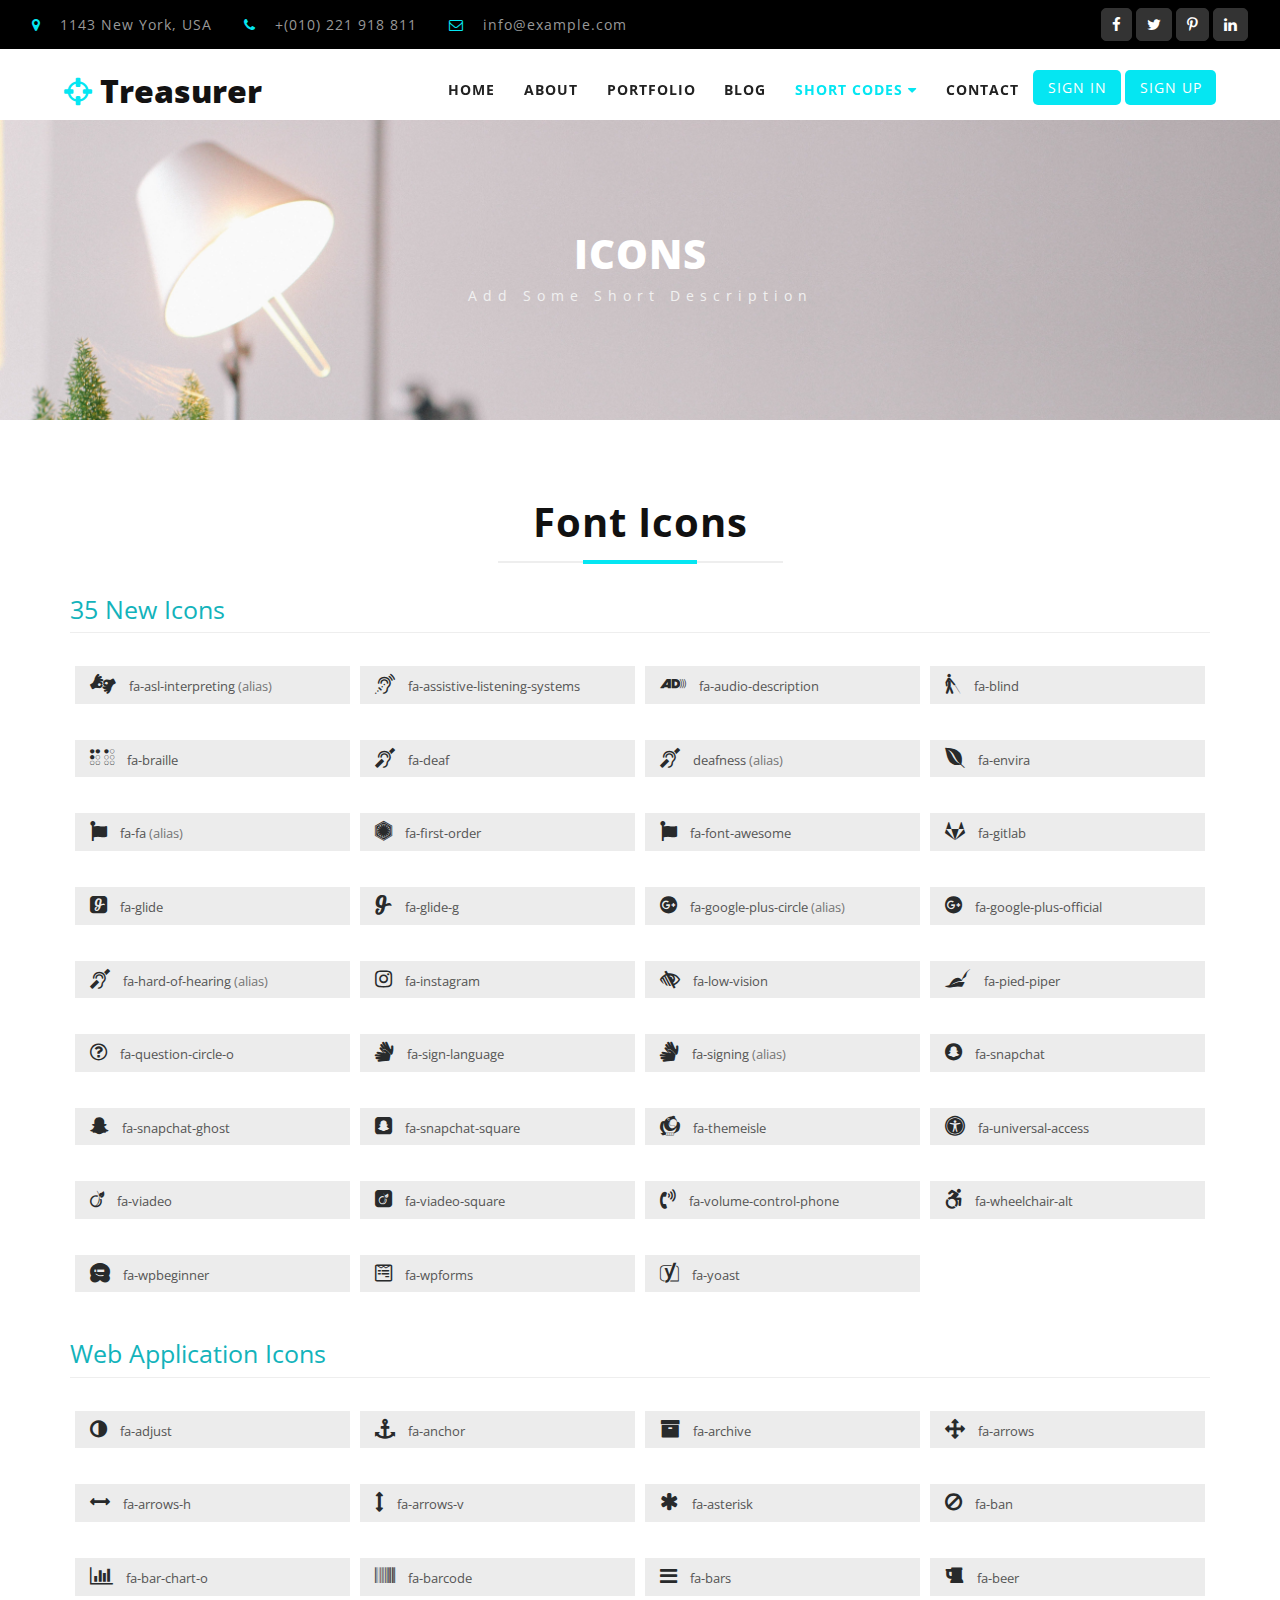
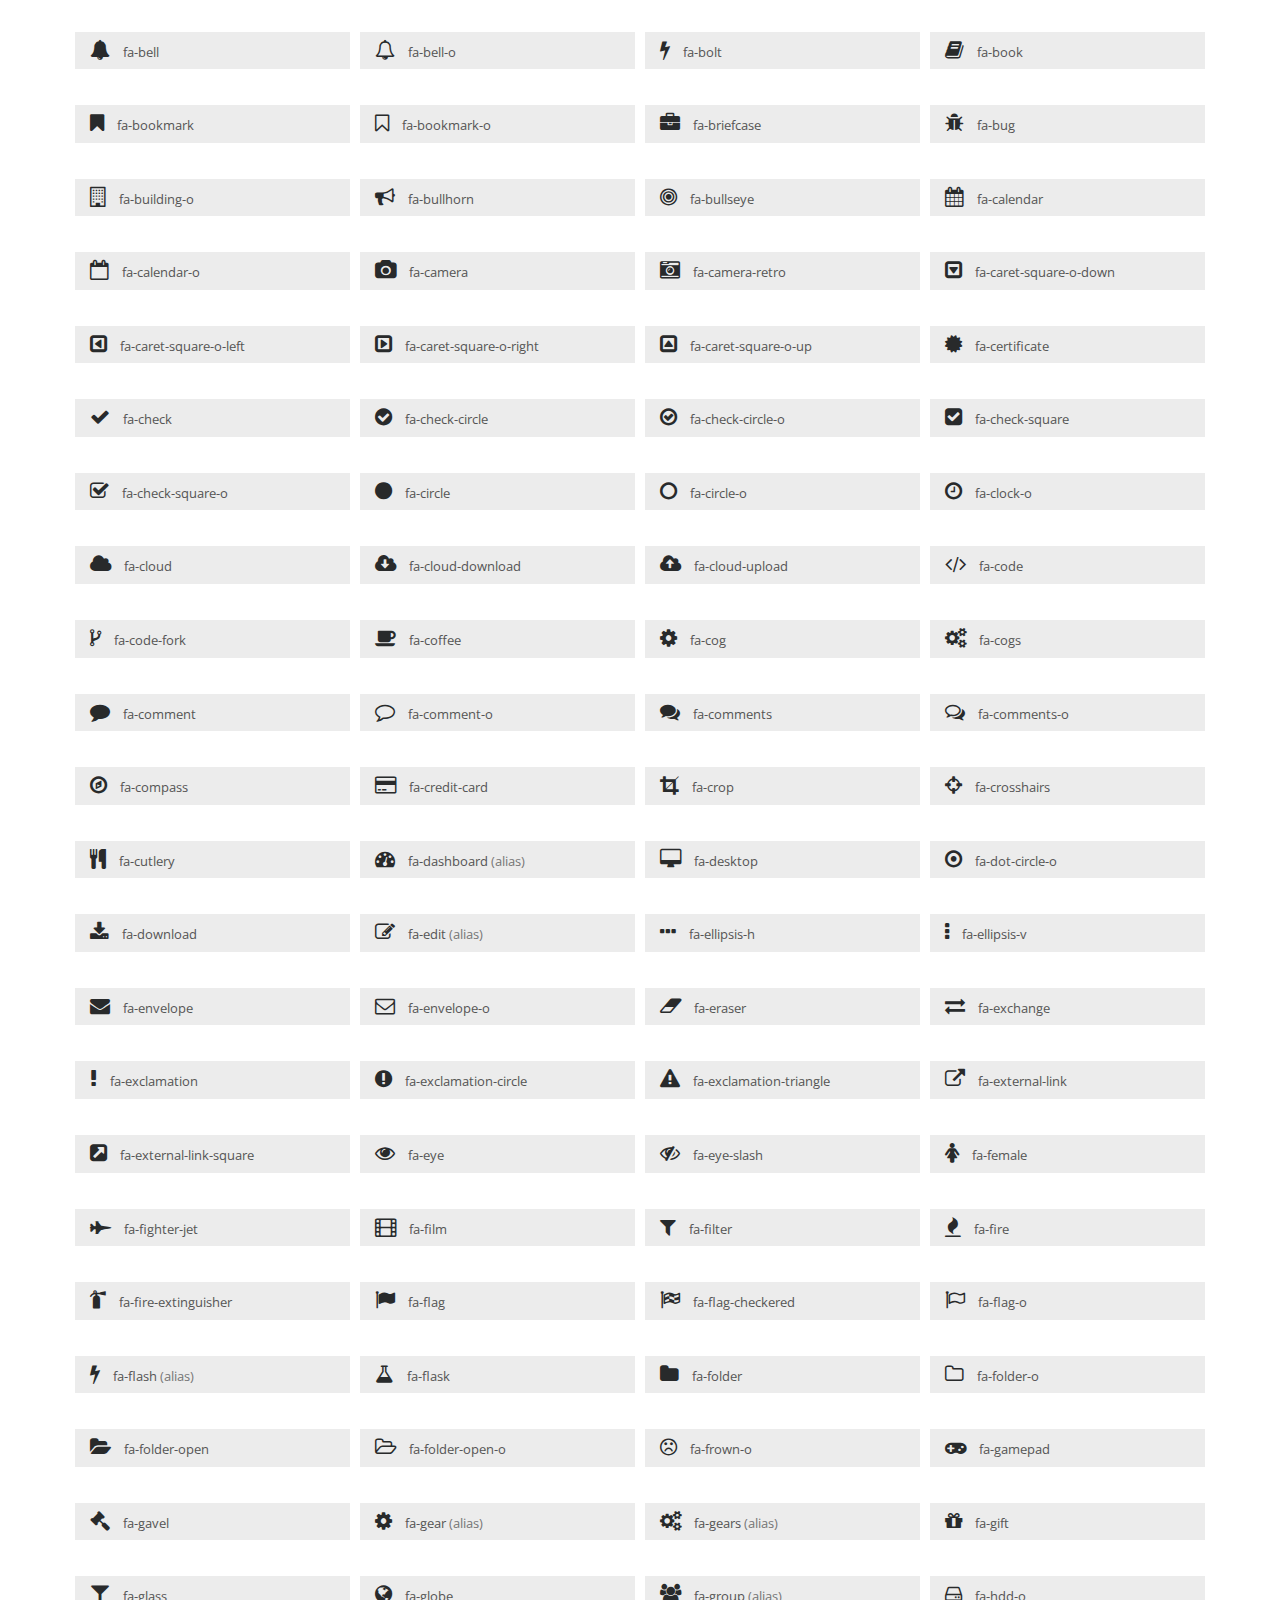
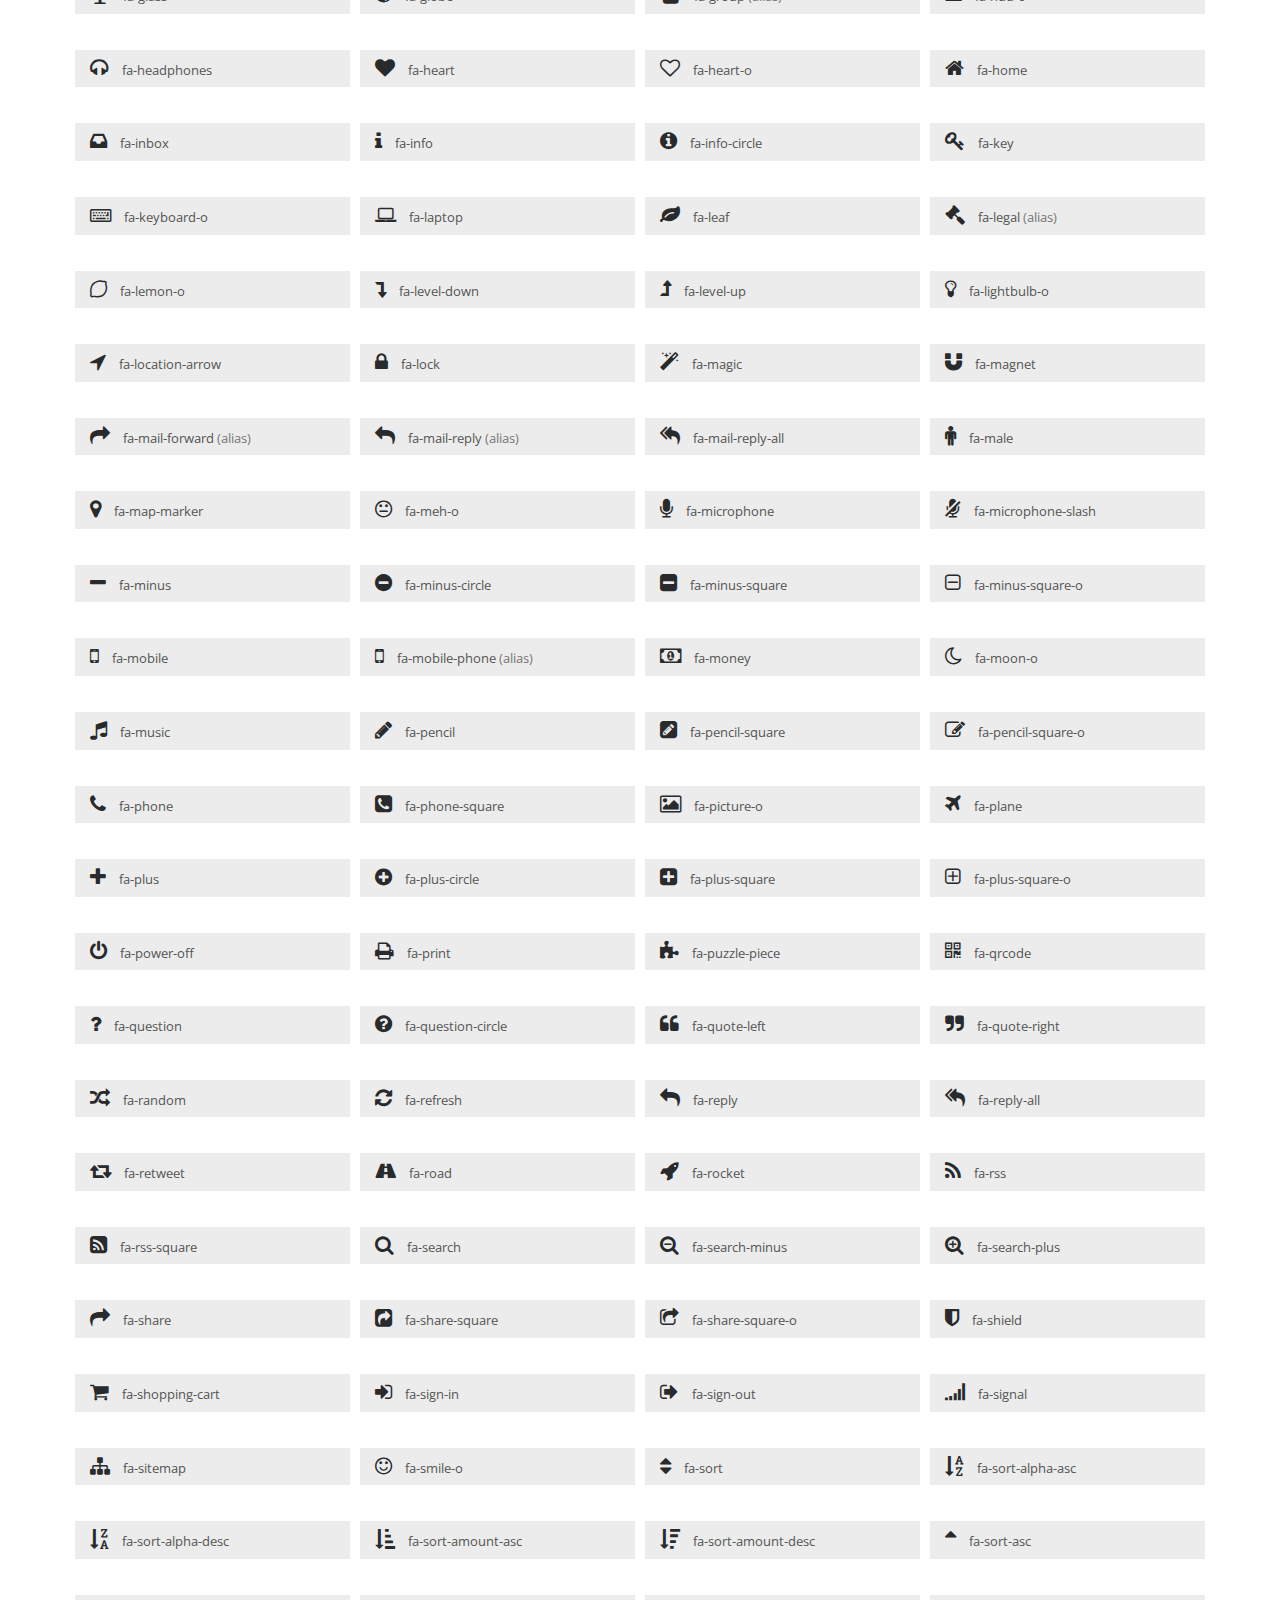
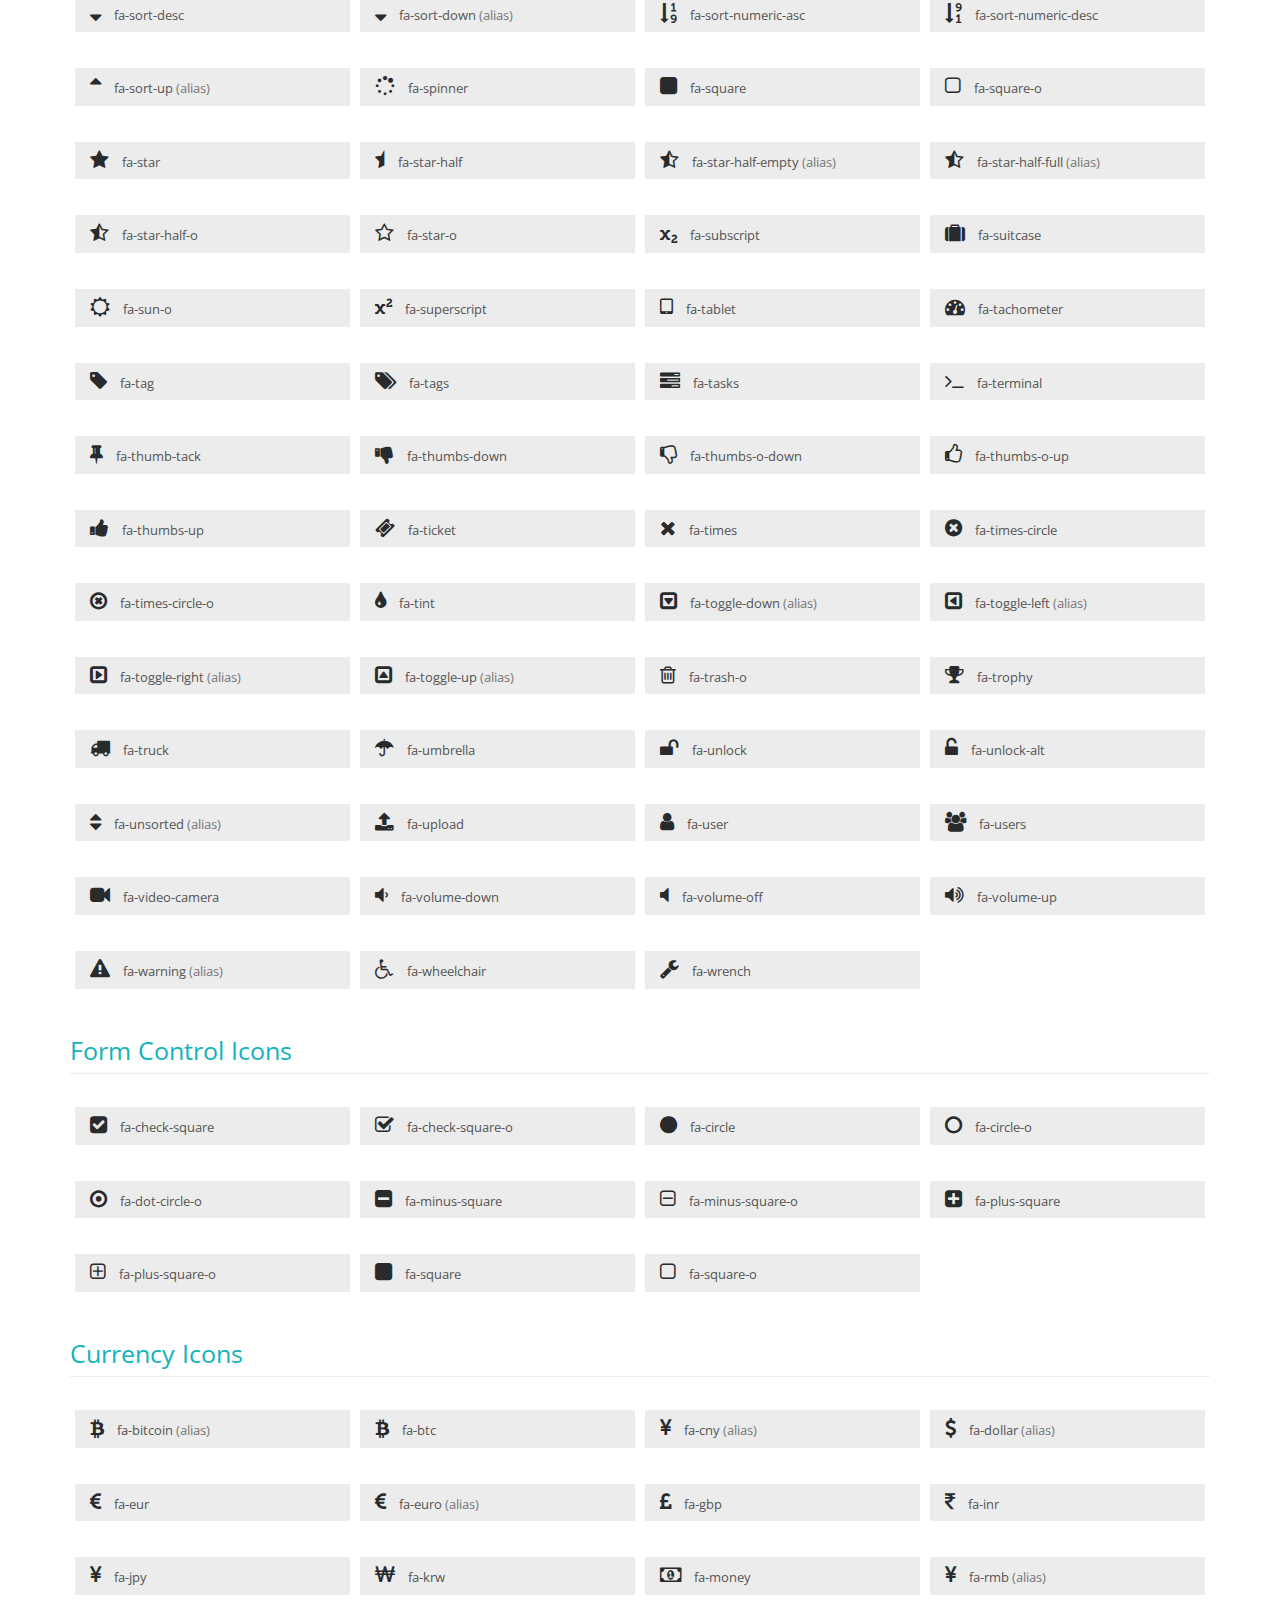
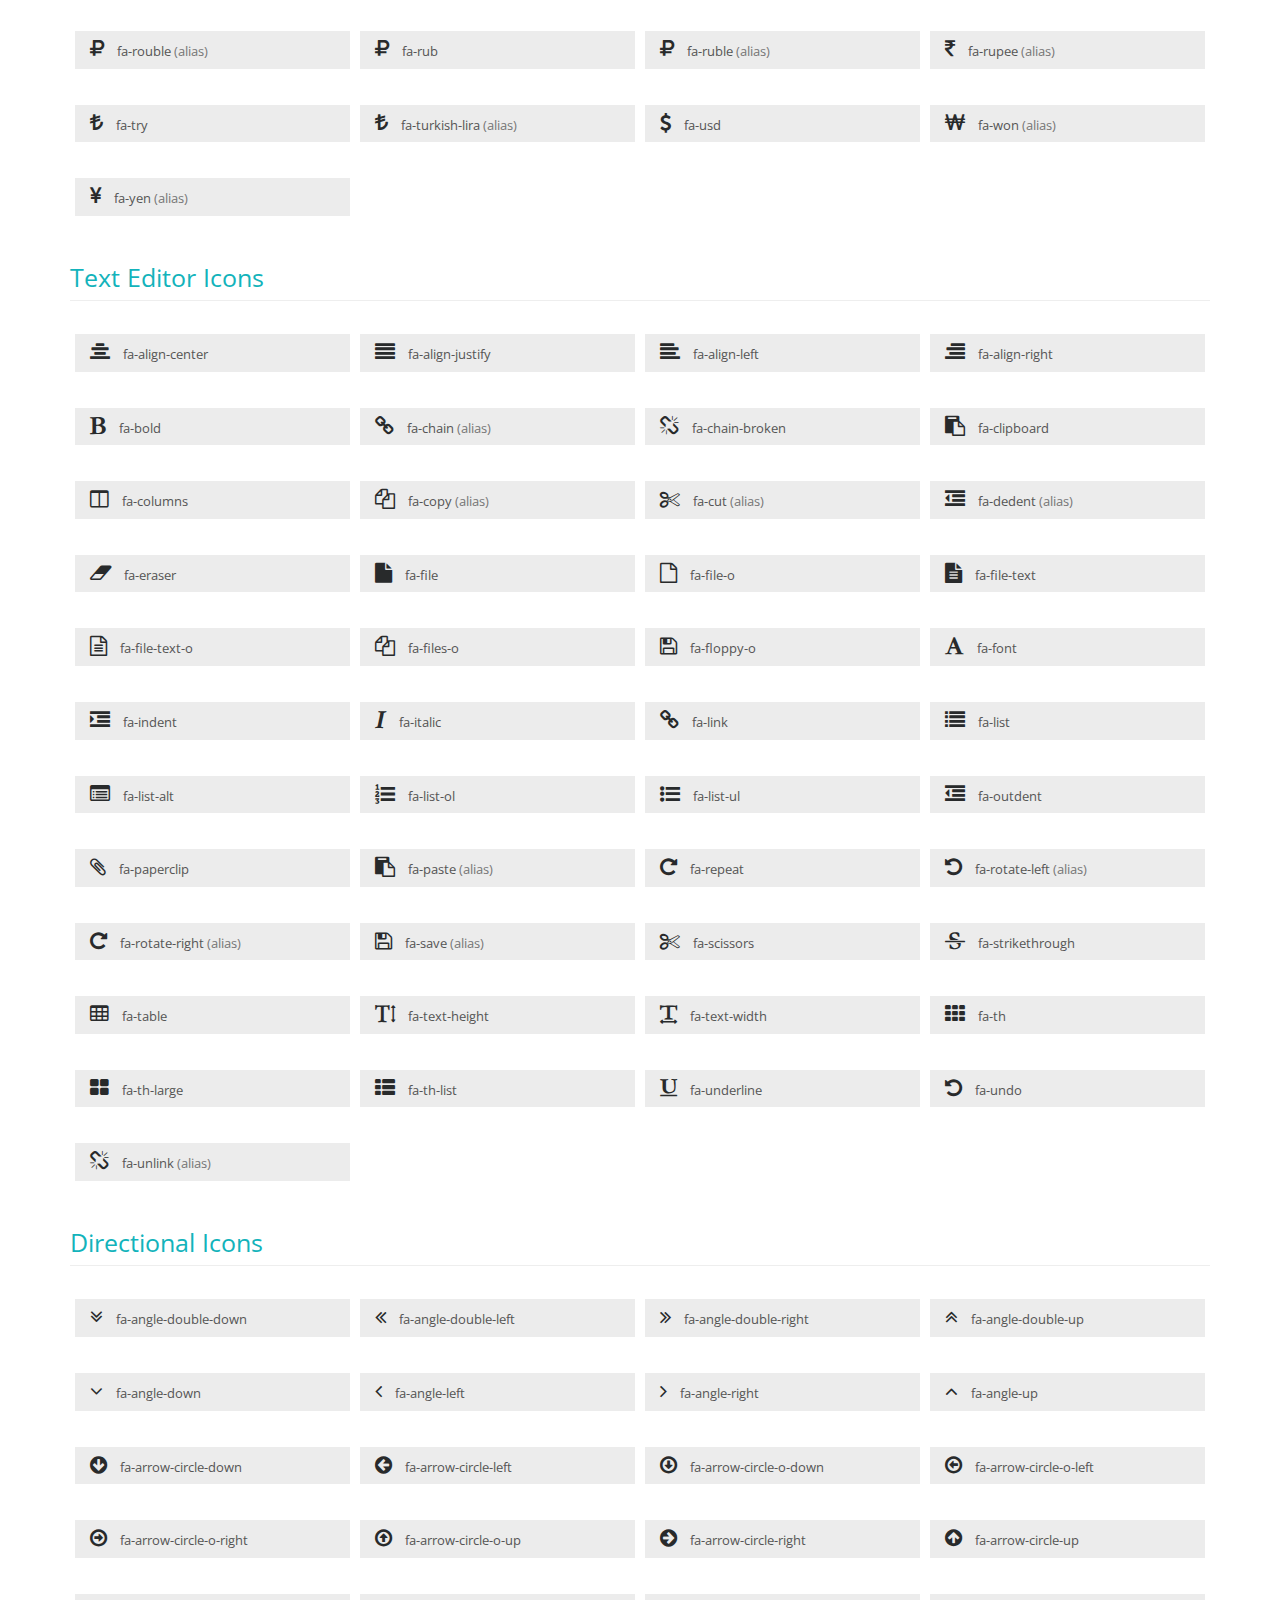
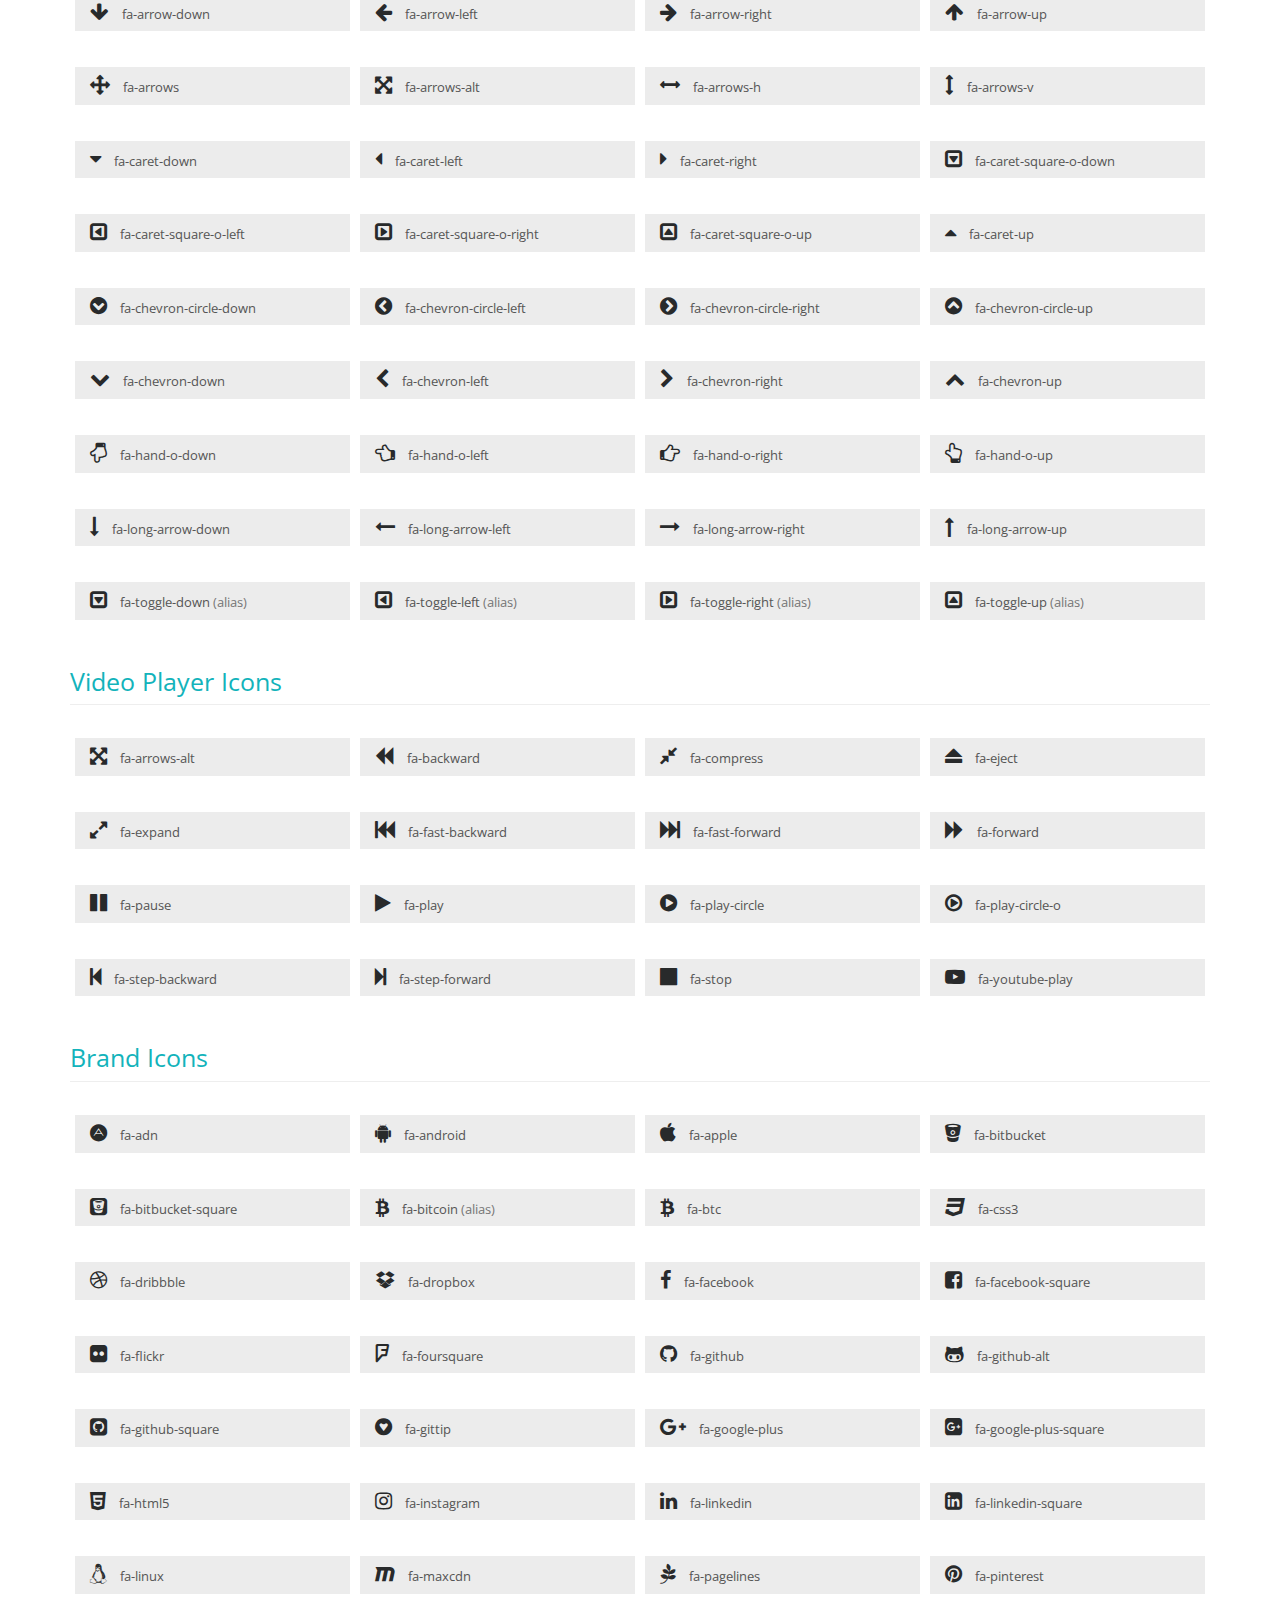
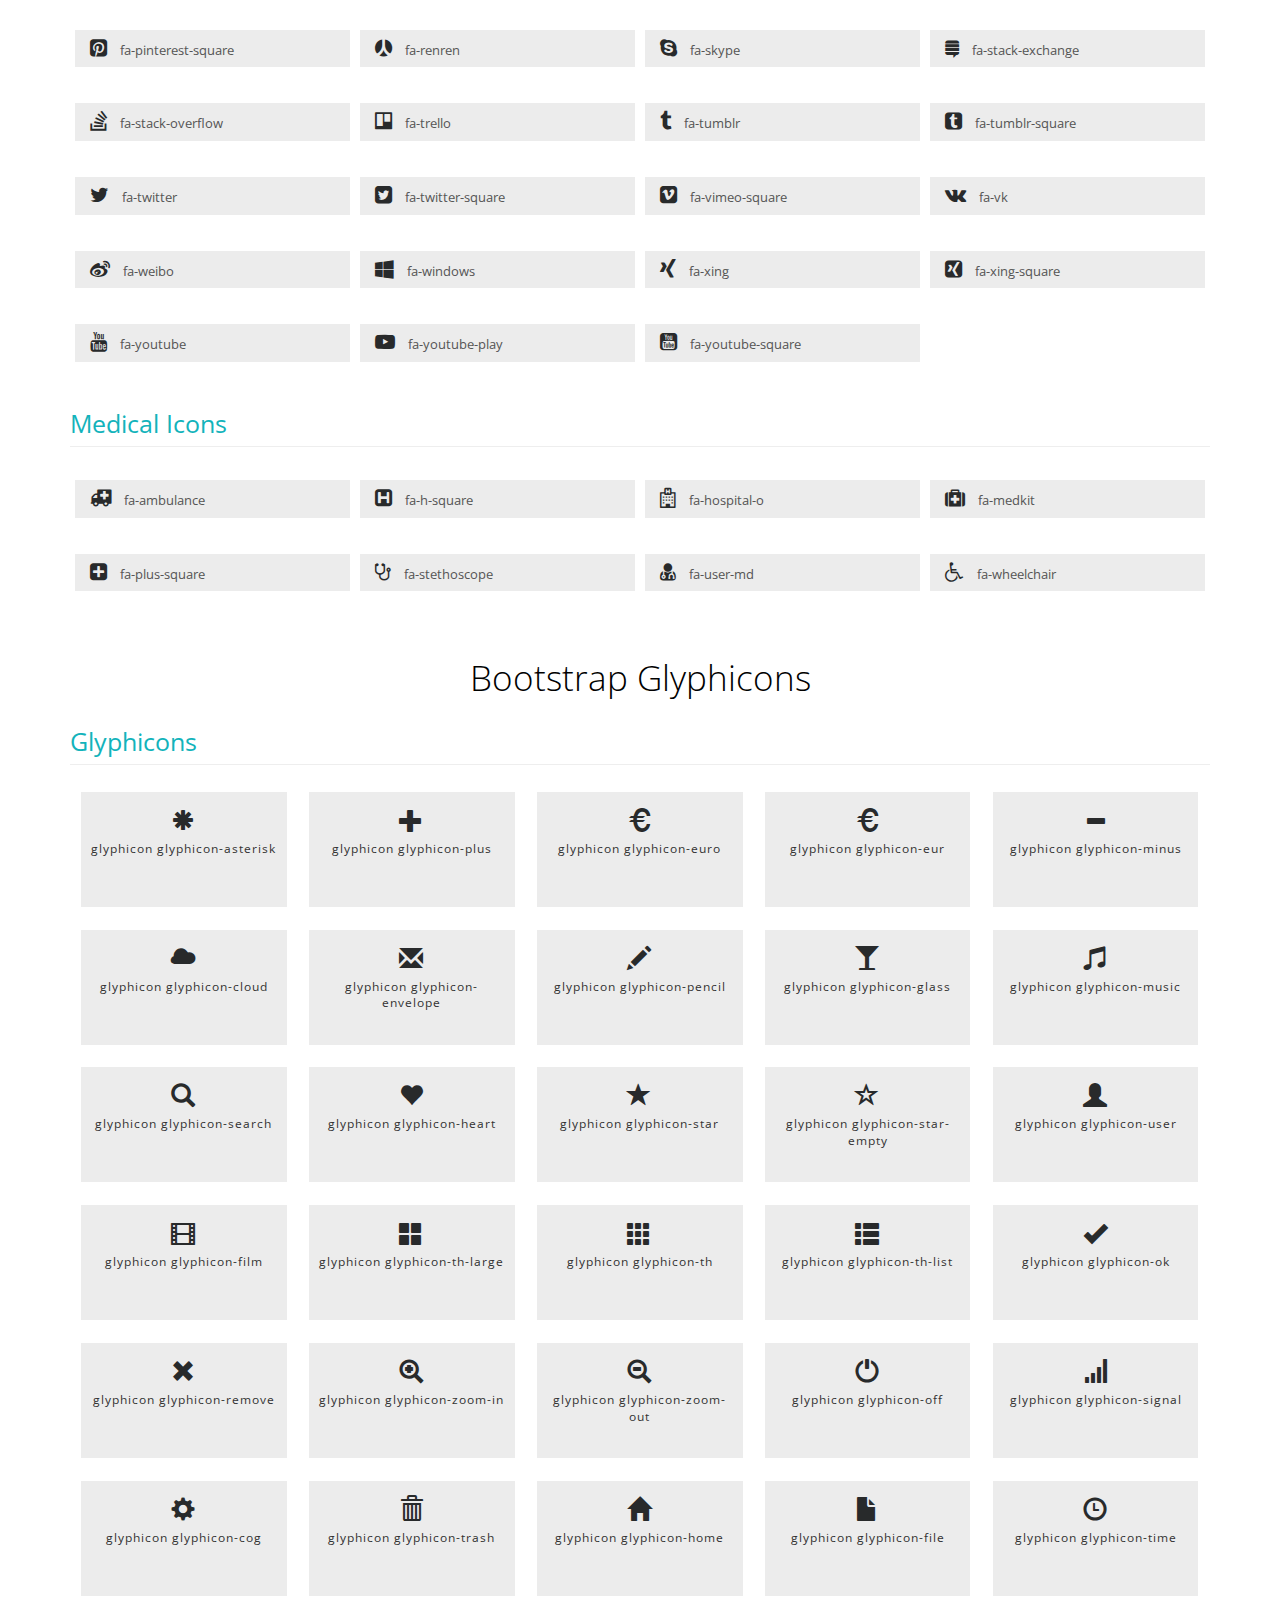
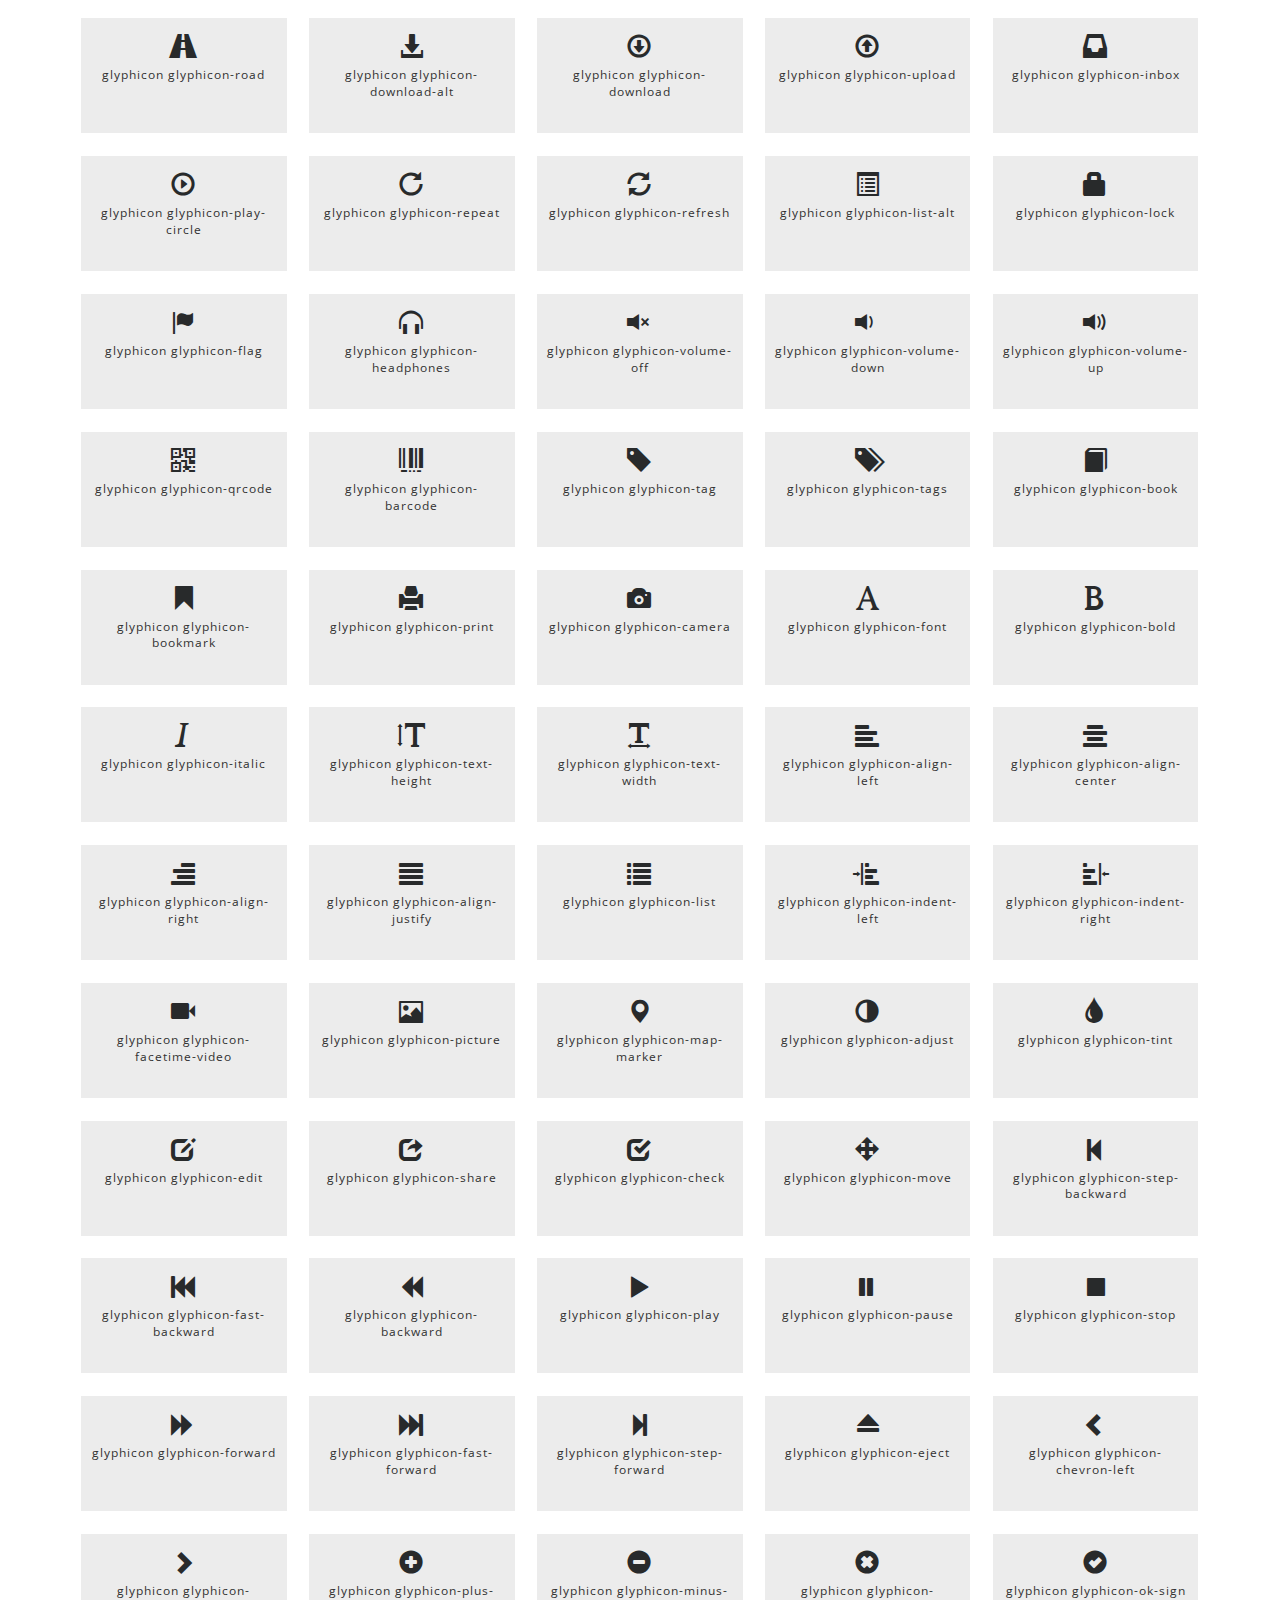
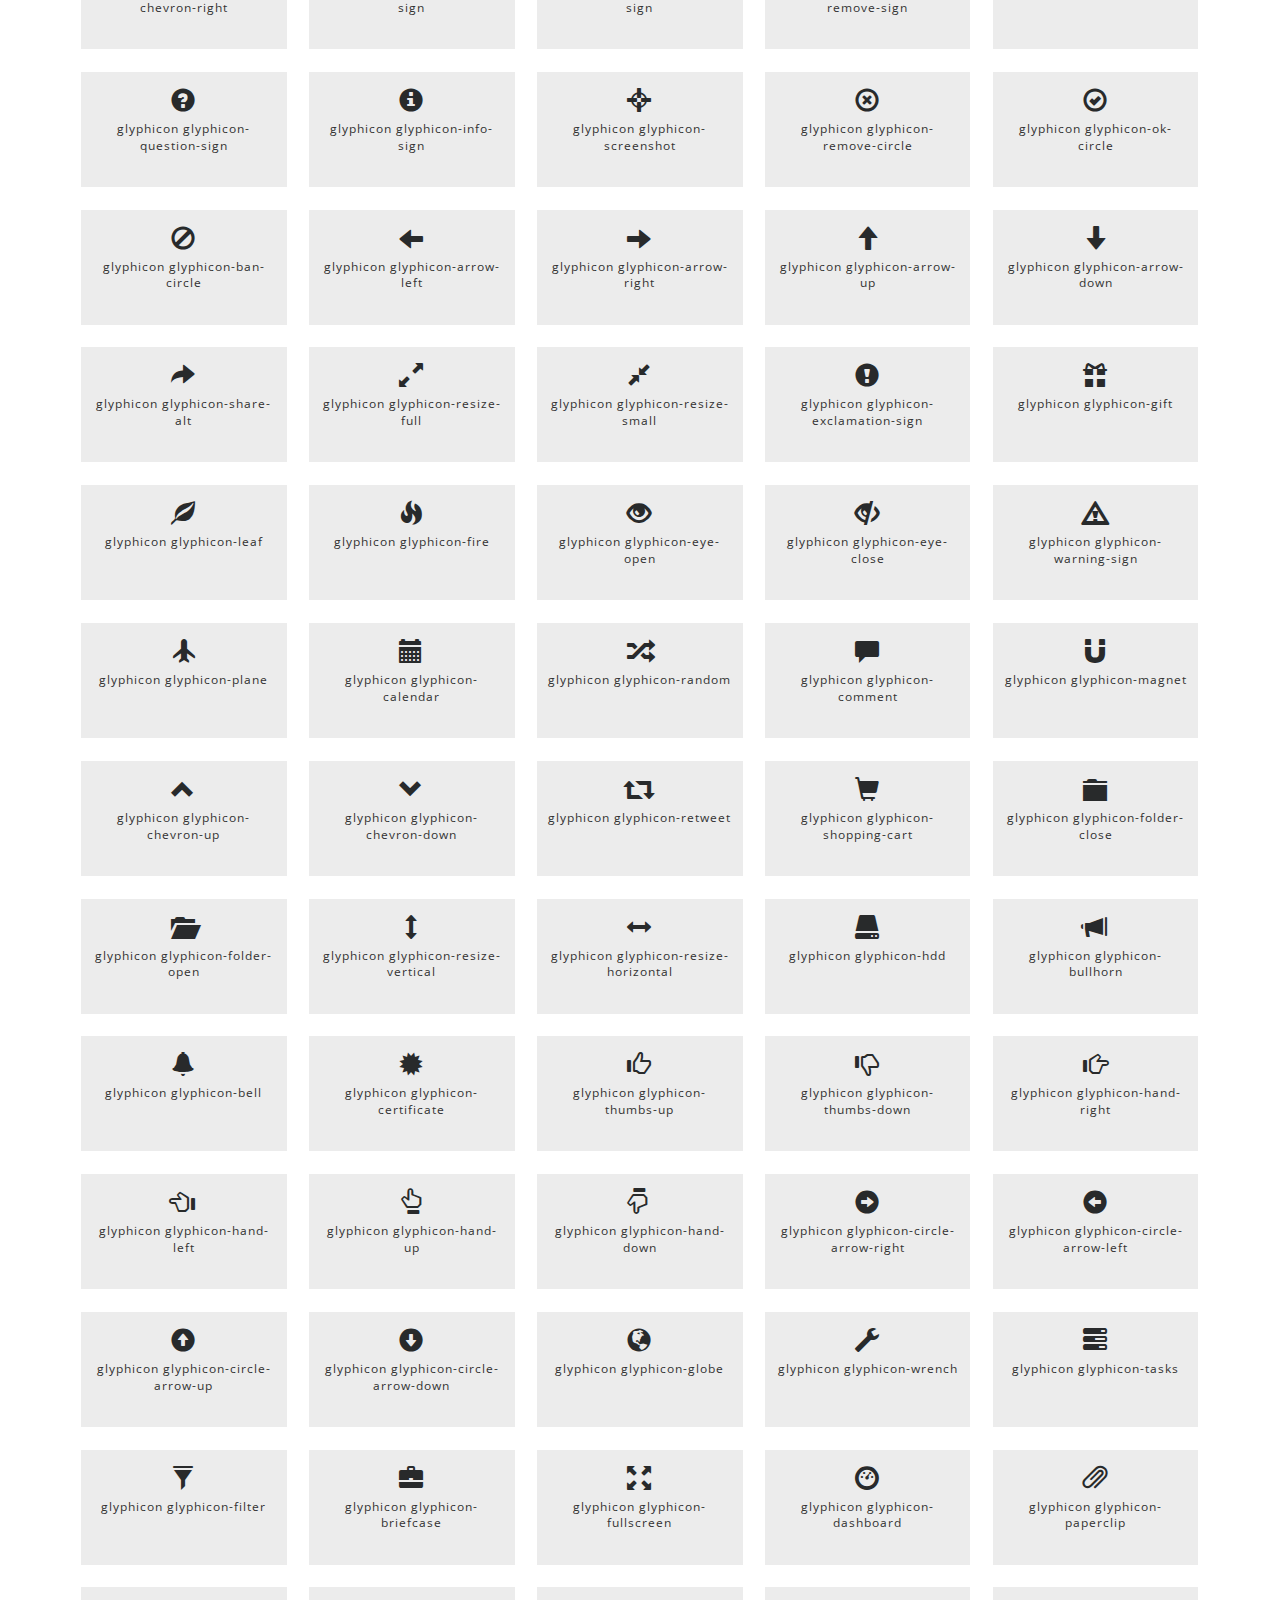
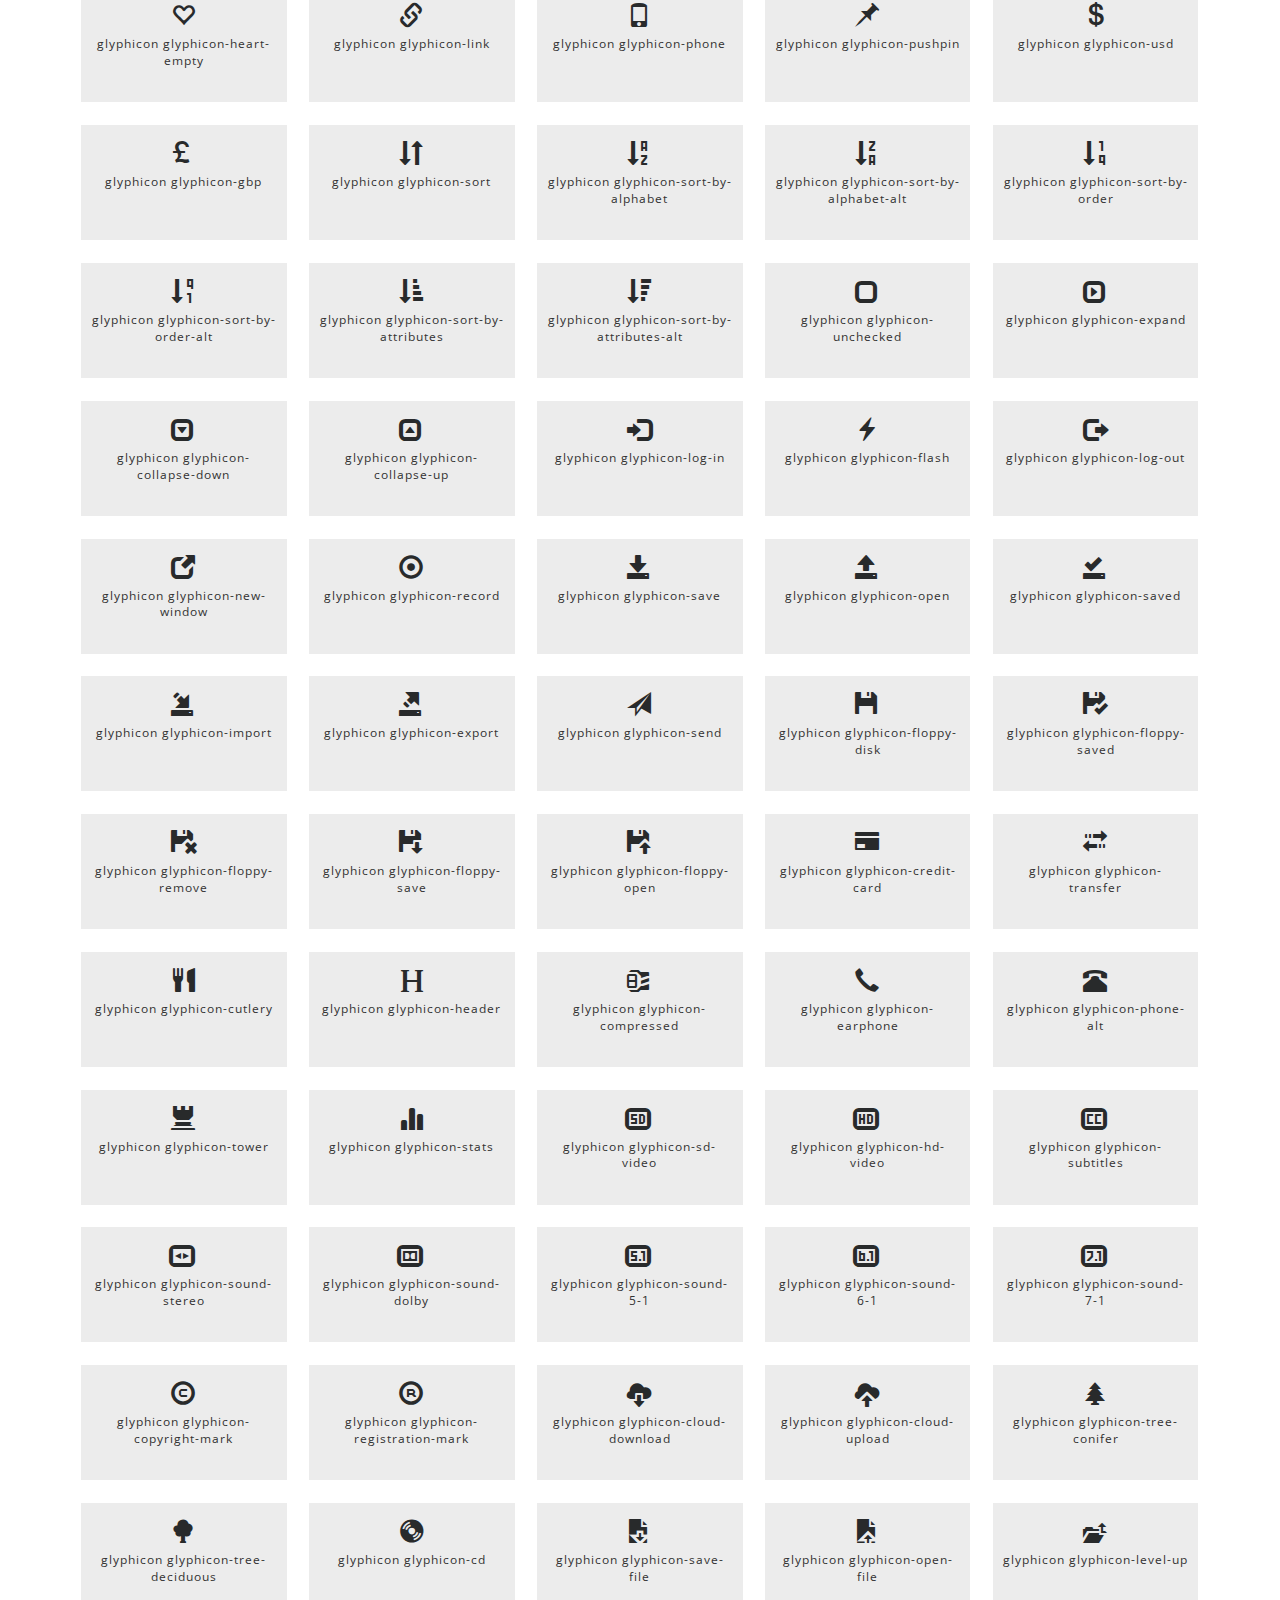
<file: icons.html>
<!--
author: W3layouts
author URL: http://w3layouts.com
License: Creative Commons Attribution 3.0 Unported
License URL: http://creativecommons.org/licenses/by/3.0/
-->
<!DOCTYPE html>
<html lang="zxx">
<head>
<title>Treasurer a Corporate Category Bootstrap Responsive Website Template | Icons :: w3layouts</title>
<!-- custom-theme -->
<meta name="viewport" content="width=device-width, initial-scale=1">
<meta http-equiv="Content-Type" content="text/html; charset=utf-8" />
<meta name="keywords" content="Treasurer Responsive web template, Bootstrap Web Templates, Flat Web Templates, Android Compatible web template, 
Smartphone Compatible web template, free webdesigns for Nokia, Samsung, LG, SonyEricsson, Motorola web design" />
<script type="application/x-javascript"> addEventListener("load", function() { setTimeout(hideURLbar, 0); }, false);
		function hideURLbar(){ window.scrollTo(0,1); } </script>
<!-- //custom-theme -->
<link href="css/bootstrap.css" rel="stylesheet" type="text/css" media="all" />
<link href="css/style.css" rel="stylesheet" type="text/css" media="all" />
<!-- font-awesome-icons -->
<link href="css/font-awesome.css" rel="stylesheet"> 
<!-- //font-awesome-icons -->
<link href='//fonts.googleapis.com/css?family=Open+Sans:400,300,300italic,400italic,600,600italic,700,700italic,800,800italic' rel='stylesheet' type='text/css'>
<link href="//fonts.googleapis.com/css?family=Raleway:100i,200,200i,300,400,500,500i,600,700,700i,800,800i" rel="stylesheet">

</head>
	
<body>
<!-- banner -->
<div class="agileits_top_menu">
   <div class="w3l_header_left">
				<ul>
					<li><i class="fa fa-map-marker" aria-hidden="true"></i> 1143 New York, USA</li>
					<li><i class="fa fa-phone" aria-hidden="true"></i> +(010) 221 918 811</li>
					<li><i class="fa fa-envelope-o" aria-hidden="true"></i> <a href="mailto:info@example.com">info@example.com</a></li>
				</ul>
			</div>
			<div class="w3l_header_right">
				<div class="w3ls-social-icons text-left">
					<a class="facebook" href="#"><i class="fa fa-facebook"></i></a>
					<a class="twitter" href="#"><i class="fa fa-twitter"></i></a>
					<a class="pinterest" href="#"><i class="fa fa-pinterest-p"></i></a>
					<a class="linkedin" href="#"><i class="fa fa-linkedin"></i></a>
				</div>
			</div>
			<div class="clearfix"> </div>
		</div>
   <div class="agileits_w3layouts_banner_nav">
			<nav class="navbar navbar-default">
				<div class="navbar-header navbar-left">
					<button type="button" class="navbar-toggle collapsed" data-toggle="collapse" data-target="#bs-example-navbar-collapse-1">
						<span class="sr-only">Toggle navigation</span>
						<span class="icon-bar"></span>
						<span class="icon-bar"></span>
						<span class="icon-bar"></span>
					</button>
				<h1><a class="navbar-brand" href="index.html"><i class="fa fa-crosshairs" aria-hidden="true"></i> Treasurer</a></h1>

				</div>
			    <ul class="agile_forms">
					<li><a class="active" href="#" data-toggle="modal" data-target="#myModal2"> Sign In</a> </li>
					<li><a href="#" data-toggle="modal" data-target="#myModal3"> Sign Up</a> </li>
				</ul>
				<!-- Collect the nav links, forms, and other content for toggling -->
				<div class="collapse navbar-collapse navbar-right" id="bs-example-navbar-collapse-1">
					<nav>
						<ul class="nav navbar-nav">
							<li><a href="index.html" class="hvr-underline-from-center">Home</a></li>
							<li><a href="about.html" class="hvr-underline-from-center">About</a></li>
							<li><a href="portfolio.html" class="hvr-underline-from-center">Portfolio</a></li>
							<li><a href="blog.html" class="hvr-underline-from-center">Blog</a></li>
							<li class="dropdown active">
								<a href="#" class="dropdown-toggle hvr-underline-from-center" data-toggle="dropdown">Short Codes <b class="fa fa-caret-down"></b></a>
								<ul class="dropdown-menu agile_short_dropdown">
									<li><a href="icons.html">Web Icons</a></li>
									<li><a href="typography.html">Typography</a></li>
								</ul>
							</li>
							<li><a href="contact.html" class="hvr-underline-from-center">Contact</a></li>
						</ul>
					</nav>

				</div>
			</nav>	
			
	<div class="clearfix"> </div> 
</div> 
<!-- Modal1 -->
													<div class="modal fade" id="myModal2" tabindex="-1" role="dialog">
														<div class="modal-dialog">
														<!-- Modal content-->
															<div class="modal-content">
																<div class="modal-header">
																	<button type="button" class="close" data-dismiss="modal">&times;</button>
																	
																	<div class="signin-form profile">
																	<h3 class="agileinfo_sign">Sign In</h3>	
																			<div class="login-form">
																				<form action="#" method="post">
																					<input type="email" name="email" placeholder="E-mail" required="">
																					<input type="password" name="password" placeholder="Password" required="">
																					<div class="tp">
																						<input type="submit" value="Sign In">
																					</div>
																				</form>
																			</div>
																			<div class="login-social-grids">
																				<ul>
																					<li><a href="#"><i class="fa fa-facebook"></i></a></li>
																					<li><a href="#"><i class="fa fa-twitter"></i></a></li>
																					<li><a href="#"><i class="fa fa-rss"></i></a></li>
																				</ul>
																			</div>
																			<p><a href="#" data-toggle="modal" data-target="#myModal3" > Don't have an account?</a></p>
																		</div>
																</div>
															</div>
														</div>
													</div>
													<!-- //Modal1 -->	
													<!-- Modal2 -->
													<div class="modal fade" id="myModal3" tabindex="-1" role="dialog">
														<div class="modal-dialog">
														<!-- Modal content-->
															<div class="modal-content">
																<div class="modal-header">
																	<button type="button" class="close" data-dismiss="modal">&times;</button>
																	
																	<div class="signin-form profile">
																	<h3 class="agileinfo_sign">Sign Up</h3>	
																			<div class="login-form">
																				<form action="#" method="post">
																				   <input type="text" name="name" placeholder="Username" required="">
																					<input type="email" name="email" placeholder="Email" required="">
																					<input type="password" name="password" id="password1" placeholder="Password" required="">
				                                                                    <input type="password" name="password" id="password2" placeholder="Confirm Password" required="">

																					<input type="submit" value="Sign Up">
																				</form>
																			</div>
																			<p><a href="#"> By clicking register, I agree to your terms</a></p>
																		</div>
																</div>
															</div>
														</div>
													</div>
													<!-- //Modal2 -->
					<!-- /agile_inner_banner_info -->													
							<div class="agile_inner_banner_info">
							   <h2>Icons</h2>
							   <p>Add Some Short Description</p>
							</div>
					<!-- //agile_inner_banner_info -->
	<!-- icons -->
	<div class="services">
		<div class="container">
			<div class="grid_3 grid_4 w3_agileits_icons_page">
				<div class="icons">
					<h3 class="tittle_agile_w3">Font Icons</h3>
		    <div class="heading-underline">
				<div class="h-u1"></div><div class="h-u2"></div><div class="h-u3"></div><div class="clearfix"></div>
			</div>

					<section id="new">
						<h3 class="page-header page-header icon-subheading">35 New Icons </h3>							  

						<div class="row fontawesome-icon-list">
							
							<div class="icon-box col-md-3 col-sm-4"><a class="agile-icon" href="#"><i class="fa fa-asl-interpreting" aria-hidden="true"></i> fa-asl-interpreting <span class="text-muted">(alias)</span></a></div>
							
							<div class="icon-box col-md-3 col-sm-4"><a class="agile-icon" href="#"><i class="fa fa-assistive-listening-systems" aria-hidden="true"></i> fa-assistive-listening-systems</a></div>
							
							<div class="icon-box col-md-3 col-sm-4"><a class="agile-icon" href="#"><i class="fa fa-audio-description" aria-hidden="true"></i> fa-audio-description</a></div>
							
							<div class="icon-box col-md-3 col-sm-4"><a class="agile-icon" href="#"><i class="fa fa-blind" aria-hidden="true"></i> fa-blind</a></div>
							
							<div class="icon-box col-md-3 col-sm-4"><a class="agile-icon" href="#"><i class="fa fa-braille" aria-hidden="true"></i> fa-braille</a></div>
							
							<div class="icon-box col-md-3 col-sm-4"><a class="agile-icon" href="#"><i class="fa fa-deaf" aria-hidden="true"></i> fa-deaf</a></div>
							
							<div class="icon-box col-md-3 col-sm-4"><a class="agile-icon" href="#"><i class="fa fa-deafness" aria-hidden="true"></i> deafness <span class="text-muted">(alias)</span></a></div>
							
							<div class="icon-box col-md-3 col-sm-4"><a class="agile-icon" href="#"><i class="fa fa-envira" aria-hidden="true"></i> fa-envira</a></div>
							
							<div class="icon-box col-md-3 col-sm-4"><a class="agile-icon" href="#"><i class="fa fa-fa" aria-hidden="true"></i> fa-fa <span class="text-muted">(alias)</span></a></div>
							
							<div class="icon-box col-md-3 col-sm-4"><a class="agile-icon" href="#"><i class="fa fa-first-order" aria-hidden="true"></i> fa-first-order</a></div>
							
							<div class="icon-box col-md-3 col-sm-4"><a class="agile-icon" href="#"><i class="fa fa-font-awesome" aria-hidden="true"></i> fa-font-awesome</a></div>
							
							<div class="icon-box col-md-3 col-sm-4"><a class="agile-icon" href="#"><i class="fa fa-gitlab" aria-hidden="true"></i> fa-gitlab</a></div>
							
							<div class="icon-box col-md-3 col-sm-4"><a class="agile-icon" href="#"><i class="fa fa-glide" aria-hidden="true"></i> fa-glide</a></div>
							
							<div class="icon-box col-md-3 col-sm-4"><a class="agile-icon" href="#"><i class="fa fa-glide-g" aria-hidden="true"></i> fa-glide-g</a></div>
							
							<div class="icon-box col-md-3 col-sm-4"><a class="agile-icon" href="#"><i class="fa fa-google-plus-circle" aria-hidden="true"></i> fa-google-plus-circle <span class="text-muted">(alias)</span></a></div>
							
							<div class="icon-box col-md-3 col-sm-4"><a class="agile-icon" href="#"><i class="fa fa-google-plus-official" aria-hidden="true"></i> fa-google-plus-official</a></div>
							
							<div class="icon-box col-md-3 col-sm-4"><a class="agile-icon" href="#"><i class="fa fa-hard-of-hearing" aria-hidden="true"></i> fa-hard-of-hearing <span class="text-muted">(alias)</span></a></div>
							
							<div class="icon-box col-md-3 col-sm-4"><a class="agile-icon" href="#"><i class="fa fa-instagram" aria-hidden="true"></i> fa-instagram</a></div>
							
							<div class="icon-box col-md-3 col-sm-4"><a class="agile-icon" href="#"><i class="fa fa-low-vision" aria-hidden="true"></i> fa-low-vision</a></div>
							
							<div class="icon-box col-md-3 col-sm-4"><a class="agile-icon" href="#"><i class="fa fa-pied-piper" aria-hidden="true"></i> fa-pied-piper</a></div>
							
							<div class="icon-box col-md-3 col-sm-4"><a class="agile-icon" href="#"><i class="fa fa-question-circle-o" aria-hidden="true"></i> fa-question-circle-o</a></div>
							
							<div class="icon-box col-md-3 col-sm-4"><a class="agile-icon" href="#"><i class="fa fa-sign-language" aria-hidden="true"></i> fa-sign-language</a></div>
							
							<div class="icon-box col-md-3 col-sm-4"><a class="agile-icon" href="#"><i class="fa fa-signing" aria-hidden="true"></i> fa-signing <span class="text-muted">(alias)</span></a></div>
							
							<div class="icon-box col-md-3 col-sm-4"><a class="agile-icon" href="#"><i class="fa fa-snapchat" aria-hidden="true"></i> fa-snapchat</a></div>
							
							<div class="icon-box col-md-3 col-sm-4"><a class="agile-icon" href="#"><i class="fa fa-snapchat-ghost" aria-hidden="true"></i> fa-snapchat-ghost</a></div>
							
							<div class="icon-box col-md-3 col-sm-4"><a class="agile-icon" href="#"><i class="fa fa-snapchat-square" aria-hidden="true"></i> fa-snapchat-square</a></div>
							
							<div class="icon-box col-md-3 col-sm-4"><a class="agile-icon" href="#"><i class="fa fa-themeisle" aria-hidden="true"></i> fa-themeisle</a></div>
							
							<div class="icon-box col-md-3 col-sm-4"><a class="agile-icon" href="#"><i class="fa fa-universal-access" aria-hidden="true"></i> fa-universal-access</a></div>
							
							<div class="icon-box col-md-3 col-sm-4"><a class="agile-icon" href="#"><i class="fa fa-viadeo" aria-hidden="true"></i> fa-viadeo</a></div>
							
							<div class="icon-box col-md-3 col-sm-4"><a class="agile-icon" href="#"><i class="fa fa-viadeo-square" aria-hidden="true"></i> fa-viadeo-square</a></div>
							
							<div class="icon-box col-md-3 col-sm-4"><a class="agile-icon" href="#"><i class="fa fa-volume-control-phone" aria-hidden="true"></i> fa-volume-control-phone</a></div>
							
							<div class="icon-box col-md-3 col-sm-4"><a class="agile-icon" href="#"><i class="fa fa-wheelchair-alt" aria-hidden="true"></i> fa-wheelchair-alt</a></div>
							
							<div class="icon-box col-md-3 col-sm-4"><a class="agile-icon" href="#"><i class="fa fa-wpbeginner" aria-hidden="true"></i> fa-wpbeginner</a></div>
							
							<div class="icon-box col-md-3 col-sm-4"><a class="agile-icon" href="#"><i class="fa fa-wpforms" aria-hidden="true"></i> fa-wpforms</a></div>
							
							<div class="icon-box col-md-3 col-sm-4"><a class="agile-icon" href="#"><i class="fa fa-yoast" aria-hidden="true"></i> fa-yoast</a></div>
							
						</div>

					</section>
					
					<div class="section group">
						<div class="box"> 
							<div class="title ">
								<h3 class="page-header icon-subheading">Web Application Icons</h3>
							</div>
							<div class="box_content"> 
								<div class="fontawesome-icon-list"> 
									<div class="icon-box col-md-3 col-sm-4"><a class="agile-icon" href="#"><i class="fa fa-adjust"></i> fa-adjust</a></div>
							
									<div class="icon-box col-md-3 col-sm-4"><a class="agile-icon" href="#"><i class="fa fa-anchor"></i> fa-anchor</a></div>
							
									<div class="icon-box col-md-3 col-sm-4"><a class="agile-icon" href="#"><i class="fa fa-archive"></i> fa-archive</a></div>
							
									<div class="icon-box col-md-3 col-sm-4"><a class="agile-icon" href="#"><i class="fa fa-arrows"></i> fa-arrows</a></div>
							
									<div class="icon-box col-md-3 col-sm-4"><a class="agile-icon" href="#"><i class="fa fa-arrows-h"></i> fa-arrows-h</a></div>
							
									<div class="icon-box col-md-3 col-sm-4"><a class="agile-icon" href="#"><i class="fa fa-arrows-v"></i> fa-arrows-v</a></div>
							
									<div class="icon-box col-md-3 col-sm-4"><a class="agile-icon" href="#"><i class="fa fa-asterisk"></i> fa-asterisk</a></div>
							
									<div class="icon-box col-md-3 col-sm-4"><a class="agile-icon" href="#"><i class="fa fa-ban"></i> fa-ban</a></div>
							
									<div class="icon-box col-md-3 col-sm-4"><a class="agile-icon" href="#"><i class="fa fa-bar-chart-o"></i> fa-bar-chart-o</a></div>
							
									<div class="icon-box col-md-3 col-sm-4"><a class="agile-icon" href="#"><i class="fa fa-barcode"></i> fa-barcode</a></div>
							
									<div class="icon-box col-md-3 col-sm-4"><a class="agile-icon" href="#"><i class="fa fa-bars"></i> fa-bars</a></div>
							
									<div class="icon-box col-md-3 col-sm-4"><a class="agile-icon" href="#"><i class="fa fa-beer"></i> fa-beer</a></div>
							
									<div class="icon-box col-md-3 col-sm-4"><a class="agile-icon" href="#"><i class="fa fa-bell"></i> fa-bell</a></div>
							
									<div class="icon-box col-md-3 col-sm-4"><a class="agile-icon" href="#"><i class="fa fa-bell-o"></i> fa-bell-o</a></div>
							
									<div class="icon-box col-md-3 col-sm-4"><a class="agile-icon" href="#"><i class="fa fa-bolt"></i> fa-bolt</a></div>
							
									<div class="icon-box col-md-3 col-sm-4"><a class="agile-icon" href="#"><i class="fa fa-book"></i> fa-book</a></div>
							
									<div class="icon-box col-md-3 col-sm-4"><a class="agile-icon" href="#"><i class="fa fa-bookmark"></i> fa-bookmark</a></div>
							
									<div class="icon-box col-md-3 col-sm-4"><a class="agile-icon" href="#"><i class="fa fa-bookmark-o"></i> fa-bookmark-o</a></div>
							
									<div class="icon-box col-md-3 col-sm-4"><a class="agile-icon" href="#"><i class="fa fa-briefcase"></i> fa-briefcase</a></div>
							
									<div class="icon-box col-md-3 col-sm-4"><a class="agile-icon" href="#"><i class="fa fa-bug"></i> fa-bug</a></div>
							
									<div class="icon-box col-md-3 col-sm-4"><a class="agile-icon" href="#"><i class="fa fa-building-o"></i> fa-building-o</a></div>
							
									<div class="icon-box col-md-3 col-sm-4"><a class="agile-icon" href="#"><i class="fa fa-bullhorn"></i> fa-bullhorn</a></div>
							
									<div class="icon-box col-md-3 col-sm-4"><a class="agile-icon" href="#"><i class="fa fa-bullseye"></i> fa-bullseye</a></div>
							
									<div class="icon-box col-md-3 col-sm-4"><a class="agile-icon" href="#"><i class="fa fa-calendar"></i> fa-calendar</a></div>
							
									<div class="icon-box col-md-3 col-sm-4"><a class="agile-icon" href="#"><i class="fa fa-calendar-o"></i> fa-calendar-o</a></div>
							
									<div class="icon-box col-md-3 col-sm-4"><a class="agile-icon" href="#"><i class="fa fa-camera"></i> fa-camera</a></div>
							
									<div class="icon-box col-md-3 col-sm-4"><a class="agile-icon" href="#"><i class="fa fa-camera-retro"></i> fa-camera-retro</a></div>
							
									<div class="icon-box col-md-3 col-sm-4"><a class="agile-icon" href="#"><i class="fa fa-caret-square-o-down"></i> fa-caret-square-o-down</a></div>
							
									<div class="icon-box col-md-3 col-sm-4"><a class="agile-icon" href="#"><i class="fa fa-caret-square-o-left"></i> fa-caret-square-o-left</a></div>
							
									<div class="icon-box col-md-3 col-sm-4"><a class="agile-icon" href="#"><i class="fa fa-caret-square-o-right"></i> fa-caret-square-o-right</a></div>
							
									<div class="icon-box col-md-3 col-sm-4"><a class="agile-icon" href="#"><i class="fa fa-caret-square-o-up"></i> fa-caret-square-o-up</a></div>
							
									<div class="icon-box col-md-3 col-sm-4"><a class="agile-icon" href="#"><i class="fa fa-certificate"></i> fa-certificate</a></div>
							
									<div class="icon-box col-md-3 col-sm-4"><a class="agile-icon" href="#"><i class="fa fa-check"></i> fa-check</a></div>
							
									<div class="icon-box col-md-3 col-sm-4"><a class="agile-icon" href="#"><i class="fa fa-check-circle"></i> fa-check-circle</a></div>
							
									<div class="icon-box col-md-3 col-sm-4"><a class="agile-icon" href="#"><i class="fa fa-check-circle-o"></i> fa-check-circle-o</a></div>
							
									<div class="icon-box col-md-3 col-sm-4"><a class="agile-icon" href="#"><i class="fa fa-check-square"></i> fa-check-square</a></div>
							
									<div class="icon-box col-md-3 col-sm-4"><a class="agile-icon" href="#"><i class="fa fa-check-square-o"></i> fa-check-square-o</a></div>
							
									<div class="icon-box col-md-3 col-sm-4"><a class="agile-icon" href="#"><i class="fa fa-circle"></i> fa-circle</a></div>
							
									<div class="icon-box col-md-3 col-sm-4"><a class="agile-icon" href="#"><i class="fa fa-circle-o"></i> fa-circle-o</a></div>
							
									<div class="icon-box col-md-3 col-sm-4"><a class="agile-icon" href="#"><i class="fa fa-clock-o"></i> fa-clock-o</a></div>
							
									<div class="icon-box col-md-3 col-sm-4"><a class="agile-icon" href="#"><i class="fa fa-cloud"></i> fa-cloud</a></div>
							
									<div class="icon-box col-md-3 col-sm-4"><a class="agile-icon" href="#"><i class="fa fa-cloud-download"></i> fa-cloud-download</a></div>
							
									<div class="icon-box col-md-3 col-sm-4"><a class="agile-icon" href="#"><i class="fa fa-cloud-upload"></i> fa-cloud-upload</a></div>
							
									<div class="icon-box col-md-3 col-sm-4"><a class="agile-icon" href="#"><i class="fa fa-code"></i> fa-code</a></div>
							
									<div class="icon-box col-md-3 col-sm-4"><a class="agile-icon" href="#"><i class="fa fa-code-fork"></i> fa-code-fork</a></div>
							
									<div class="icon-box col-md-3 col-sm-4"><a class="agile-icon" href="#"><i class="fa fa-coffee"></i> fa-coffee</a></div>
							
									<div class="icon-box col-md-3 col-sm-4"><a class="agile-icon" href="#"><i class="fa fa-cog"></i> fa-cog</a></div>
							
									<div class="icon-box col-md-3 col-sm-4"><a class="agile-icon" href="#"><i class="fa fa-cogs"></i> fa-cogs</a></div>
							
									<div class="icon-box col-md-3 col-sm-4"><a class="agile-icon" href="#"><i class="fa fa-comment"></i> fa-comment</a></div>
							
									<div class="icon-box col-md-3 col-sm-4"><a class="agile-icon" href="#"><i class="fa fa-comment-o"></i> fa-comment-o</a></div>
							
									<div class="icon-box col-md-3 col-sm-4"><a class="agile-icon" href="#"><i class="fa fa-comments"></i> fa-comments</a></div>
							
									<div class="icon-box col-md-3 col-sm-4"><a class="agile-icon" href="#"><i class="fa fa-comments-o"></i> fa-comments-o</a></div>
							
									<div class="icon-box col-md-3 col-sm-4"><a class="agile-icon" href="#"><i class="fa fa-compass"></i> fa-compass</a></div>
							
									<div class="icon-box col-md-3 col-sm-4"><a class="agile-icon" href="#"><i class="fa fa-credit-card"></i> fa-credit-card</a></div>
							
									<div class="icon-box col-md-3 col-sm-4"><a class="agile-icon" href="#"><i class="fa fa-crop"></i> fa-crop</a></div>
							
									<div class="icon-box col-md-3 col-sm-4"><a class="agile-icon" href="#"><i class="fa fa-crosshairs"></i> fa-crosshairs</a></div>
							
									<div class="icon-box col-md-3 col-sm-4"><a class="agile-icon" href="#"><i class="fa fa-cutlery"></i> fa-cutlery</a></div>
							
									<div class="icon-box col-md-3 col-sm-4"><a class="agile-icon" href="#"><i class="fa fa-dashboard"></i> fa-dashboard <span class="text-muted">(alias)</span></a></div>
							
									<div class="icon-box col-md-3 col-sm-4"><a class="agile-icon" href="#"><i class="fa fa-desktop"></i> fa-desktop</a></div>
							
									<div class="icon-box col-md-3 col-sm-4"><a class="agile-icon" href="#"><i class="fa fa-dot-circle-o"></i> fa-dot-circle-o</a></div>
							
									<div class="icon-box col-md-3 col-sm-4"><a class="agile-icon" href="#"><i class="fa fa-download"></i> fa-download</a></div>
							
									<div class="icon-box col-md-3 col-sm-4"><a class="agile-icon" href="#"><i class="fa fa-edit"></i> fa-edit <span class="text-muted">(alias)</span></a></div>
							
									<div class="icon-box col-md-3 col-sm-4"><a class="agile-icon" href="#"><i class="fa fa-ellipsis-h"></i> fa-ellipsis-h</a></div>
							
									<div class="icon-box col-md-3 col-sm-4"><a class="agile-icon" href="#"><i class="fa fa-ellipsis-v"></i> fa-ellipsis-v</a></div>
							
									<div class="icon-box col-md-3 col-sm-4"><a class="agile-icon" href="#"><i class="fa fa-envelope"></i> fa-envelope</a></div>
							
									<div class="icon-box col-md-3 col-sm-4"><a class="agile-icon" href="#"><i class="fa fa-envelope-o"></i> fa-envelope-o</a></div>
							
									<div class="icon-box col-md-3 col-sm-4"><a class="agile-icon" href="#"><i class="fa fa-eraser"></i> fa-eraser</a></div>
							
									<div class="icon-box col-md-3 col-sm-4"><a class="agile-icon" href="#"><i class="fa fa-exchange"></i> fa-exchange</a></div>
							
									<div class="icon-box col-md-3 col-sm-4"><a class="agile-icon" href="#"><i class="fa fa-exclamation"></i> fa-exclamation</a></div>
							
									<div class="icon-box col-md-3 col-sm-4"><a class="agile-icon" href="#"><i class="fa fa-exclamation-circle"></i> fa-exclamation-circle</a></div>
							
									<div class="icon-box col-md-3 col-sm-4"><a class="agile-icon" href="#"><i class="fa fa-exclamation-triangle"></i> fa-exclamation-triangle</a></div>
							
									<div class="icon-box col-md-3 col-sm-4"><a class="agile-icon" href="#"><i class="fa fa-external-link"></i> fa-external-link</a></div>
							
									<div class="icon-box col-md-3 col-sm-4"><a class="agile-icon" href="#"><i class="fa fa-external-link-square"></i> fa-external-link-square</a></div>
							
									<div class="icon-box col-md-3 col-sm-4"><a class="agile-icon" href="#"><i class="fa fa-eye"></i> fa-eye</a></div>
							
									<div class="icon-box col-md-3 col-sm-4"><a class="agile-icon" href="#"><i class="fa fa-eye-slash"></i> fa-eye-slash</a></div>
							
									<div class="icon-box col-md-3 col-sm-4"><a class="agile-icon" href="#"><i class="fa fa-female"></i> fa-female</a></div>
							
									<div class="icon-box col-md-3 col-sm-4"><a class="agile-icon" href="#"><i class="fa fa-fighter-jet"></i> fa-fighter-jet</a></div>
							
									<div class="icon-box col-md-3 col-sm-4"><a class="agile-icon" href="#"><i class="fa fa-film"></i> fa-film</a></div>
							
									<div class="icon-box col-md-3 col-sm-4"><a class="agile-icon" href="#"><i class="fa fa-filter"></i> fa-filter</a></div>
							
									<div class="icon-box col-md-3 col-sm-4"><a class="agile-icon" href="#"><i class="fa fa-fire"></i> fa-fire</a></div>
							
									<div class="icon-box col-md-3 col-sm-4"><a class="agile-icon" href="#"><i class="fa fa-fire-extinguisher"></i> fa-fire-extinguisher</a></div>
							
									<div class="icon-box col-md-3 col-sm-4"><a class="agile-icon" href="#"><i class="fa fa-flag"></i> fa-flag</a></div>
							
									<div class="icon-box col-md-3 col-sm-4"><a class="agile-icon" href="#"><i class="fa fa-flag-checkered"></i> fa-flag-checkered</a></div>
							
									<div class="icon-box col-md-3 col-sm-4"><a class="agile-icon" href="#"><i class="fa fa-flag-o"></i> fa-flag-o</a></div>
							
									<div class="icon-box col-md-3 col-sm-4"><a class="agile-icon" href="#"><i class="fa fa-flash"></i> fa-flash <span class="text-muted">(alias)</span></a></div>
							
									<div class="icon-box col-md-3 col-sm-4"><a class="agile-icon" href="#"><i class="fa fa-flask"></i> fa-flask</a></div>
							
									<div class="icon-box col-md-3 col-sm-4"><a class="agile-icon" href="#"><i class="fa fa-folder"></i> fa-folder</a></div>
							
									<div class="icon-box col-md-3 col-sm-4"><a class="agile-icon" href="#"><i class="fa fa-folder-o"></i> fa-folder-o</a></div>
							
									<div class="icon-box col-md-3 col-sm-4"><a class="agile-icon" href="#"><i class="fa fa-folder-open"></i> fa-folder-open</a></div>
							
									<div class="icon-box col-md-3 col-sm-4"><a class="agile-icon" href="#"><i class="fa fa-folder-open-o"></i> fa-folder-open-o</a></div>
							
									<div class="icon-box col-md-3 col-sm-4"><a class="agile-icon" href="#"><i class="fa fa-frown-o"></i> fa-frown-o</a></div>
							
									<div class="icon-box col-md-3 col-sm-4"><a class="agile-icon" href="#"><i class="fa fa-gamepad"></i> fa-gamepad</a></div>
							
									<div class="icon-box col-md-3 col-sm-4"><a class="agile-icon" href="#"><i class="fa fa-gavel"></i> fa-gavel</a></div>
							
									<div class="icon-box col-md-3 col-sm-4"><a class="agile-icon" href="#"><i class="fa fa-gear"></i> fa-gear <span class="text-muted">(alias)</span></a></div>
							
									<div class="icon-box col-md-3 col-sm-4"><a class="agile-icon" href="#"><i class="fa fa-gears"></i> fa-gears <span class="text-muted">(alias)</span></a></div>
							
									<div class="icon-box col-md-3 col-sm-4"><a class="agile-icon" href="#"><i class="fa fa-gift"></i> fa-gift</a></div>
							
									<div class="icon-box col-md-3 col-sm-4"><a class="agile-icon" href="#"><i class="fa fa-glass"></i> fa-glass</a></div>
							
									<div class="icon-box col-md-3 col-sm-4"><a class="agile-icon" href="#"><i class="fa fa-globe"></i> fa-globe</a></div>
							
									<div class="icon-box col-md-3 col-sm-4"><a class="agile-icon" href="#"><i class="fa fa-group"></i> fa-group <span class="text-muted">(alias)</span></a></div>
							
									<div class="icon-box col-md-3 col-sm-4"><a class="agile-icon" href="#"><i class="fa fa-hdd-o"></i> fa-hdd-o</a></div>
							
									<div class="icon-box col-md-3 col-sm-4"><a class="agile-icon" href="#"><i class="fa fa-headphones"></i> fa-headphones</a></div>
							
									<div class="icon-box col-md-3 col-sm-4"><a class="agile-icon" href="#"><i class="fa fa-heart"></i> fa-heart</a></div>
							
									<div class="icon-box col-md-3 col-sm-4"><a class="agile-icon" href="#"><i class="fa fa-heart-o"></i> fa-heart-o</a></div>
							
									<div class="icon-box col-md-3 col-sm-4"><a class="agile-icon" href="#"><i class="fa fa-home"></i> fa-home</a></div>
							
									<div class="icon-box col-md-3 col-sm-4"><a class="agile-icon" href="#"><i class="fa fa-inbox"></i> fa-inbox</a></div>
							
									<div class="icon-box col-md-3 col-sm-4"><a class="agile-icon" href="#"><i class="fa fa-info"></i> fa-info</a></div>
							
									<div class="icon-box col-md-3 col-sm-4"><a class="agile-icon" href="#info-circle"><i class="fa fa-info-circle"></i> fa-info-circle</a></div>
							
									<div class="icon-box col-md-3 col-sm-4"><a class="agile-icon" href="#key"><i class="fa fa-key"></i> fa-key</a></div>
							
									<div class="icon-box col-md-3 col-sm-4"><a class="agile-icon" href="#keyboard-o"><i class="fa fa-keyboard-o"></i> fa-keyboard-o</a></div>
							
									<div class="icon-box col-md-3 col-sm-4"><a class="agile-icon" href="#laptop"><i class="fa fa-laptop"></i> fa-laptop</a></div>
							
									<div class="icon-box col-md-3 col-sm-4"><a class="agile-icon" href="#leaf"><i class="fa fa-leaf"></i> fa-leaf</a></div>
							
									<div class="icon-box col-md-3 col-sm-4"><a class="agile-icon" href="#gavel"><i class="fa fa-legal"></i> fa-legal <span class="text-muted">(alias)</span></a></div>
							
									<div class="icon-box col-md-3 col-sm-4"><a class="agile-icon" href="#lemon-o"><i class="fa fa-lemon-o"></i> fa-lemon-o</a></div>
							
									<div class="icon-box col-md-3 col-sm-4"><a class="agile-icon" href="#level-down"><i class="fa fa-level-down"></i> fa-level-down</a></div>
							
									<div class="icon-box col-md-3 col-sm-4"><a class="agile-icon" href="#level-up"><i class="fa fa-level-up"></i> fa-level-up</a></div>
							
									<div class="icon-box col-md-3 col-sm-4"><a class="agile-icon" href="#lightbulb-o"><i class="fa fa-lightbulb-o"></i> fa-lightbulb-o</a></div>
							
									<div class="icon-box col-md-3 col-sm-4"><a class="agile-icon" href="#location-arrow"><i class="fa fa-location-arrow"></i> fa-location-arrow</a></div>
							
									<div class="icon-box col-md-3 col-sm-4"><a class="agile-icon" href="#lock"><i class="fa fa-lock"></i> fa-lock</a></div>
							
									<div class="icon-box col-md-3 col-sm-4"><a class="agile-icon" href="#magic"><i class="fa fa-magic"></i> fa-magic</a></div>
							
									<div class="icon-box col-md-3 col-sm-4"><a class="agile-icon" href="#magnet"><i class="fa fa-magnet"></i> fa-magnet</a></div>
							
									<div class="icon-box col-md-3 col-sm-4"><a class="agile-icon" href="#share"><i class="fa fa-mail-forward"></i> fa-mail-forward <span class="text-muted">(alias)</span></a></div>
							
									<div class="icon-box col-md-3 col-sm-4"><a class="agile-icon" href="#reply"><i class="fa fa-mail-reply"></i> fa-mail-reply <span class="text-muted">(alias)</span></a></div>
							
									<div class="icon-box col-md-3 col-sm-4"><a class="agile-icon" href="#mail-reply-all"><i class="fa fa-mail-reply-all"></i> fa-mail-reply-all</a></div>
							
									<div class="icon-box col-md-3 col-sm-4"><a class="agile-icon" href="#male"><i class="fa fa-male"></i> fa-male</a></div>
							
									<div class="icon-box col-md-3 col-sm-4"><a class="agile-icon" href="#map-marker"><i class="fa fa-map-marker"></i> fa-map-marker</a></div>
							
									<div class="icon-box col-md-3 col-sm-4"><a class="agile-icon" href="#meh-o"><i class="fa fa-meh-o"></i> fa-meh-o</a></div>
							
									<div class="icon-box col-md-3 col-sm-4"><a class="agile-icon" href="#microphone"><i class="fa fa-microphone"></i> fa-microphone</a></div>
							
									<div class="icon-box col-md-3 col-sm-4"><a class="agile-icon" href="#microphone-slash"><i class="fa fa-microphone-slash"></i> fa-microphone-slash</a></div>
							
									<div class="icon-box col-md-3 col-sm-4"><a class="agile-icon" href="#minus"><i class="fa fa-minus"></i> fa-minus</a></div>
							
									<div class="icon-box col-md-3 col-sm-4"><a class="agile-icon" href="#minus-circle"><i class="fa fa-minus-circle"></i> fa-minus-circle</a></div>
							
									<div class="icon-box col-md-3 col-sm-4"><a class="agile-icon" href="#minus-square"><i class="fa fa-minus-square"></i> fa-minus-square</a></div>
							
									<div class="icon-box col-md-3 col-sm-4"><a class="agile-icon" href="#minus-square-o"><i class="fa fa-minus-square-o"></i> fa-minus-square-o</a></div>
							
									<div class="icon-box col-md-3 col-sm-4"><a class="agile-icon" href="#mobile"><i class="fa fa-mobile"></i> fa-mobile</a></div>
							
									<div class="icon-box col-md-3 col-sm-4"><a class="agile-icon" href="#mobile"><i class="fa fa-mobile-phone"></i> fa-mobile-phone <span class="text-muted">(alias)</span></a></div>
							
									<div class="icon-box col-md-3 col-sm-4"><a class="agile-icon" href="#money"><i class="fa fa-money"></i> fa-money</a></div>
							
									<div class="icon-box col-md-3 col-sm-4"><a class="agile-icon" href="#moon-o"><i class="fa fa-moon-o"></i> fa-moon-o</a></div>
							
									<div class="icon-box col-md-3 col-sm-4"><a class="agile-icon" href="#music"><i class="fa fa-music"></i> fa-music</a></div>
							
									<div class="icon-box col-md-3 col-sm-4"><a class="agile-icon" href="#pencil"><i class="fa fa-pencil"></i> fa-pencil</a></div>
							
									<div class="icon-box col-md-3 col-sm-4"><a class="agile-icon" href="#pencil-square"><i class="fa fa-pencil-square"></i> fa-pencil-square</a></div>
							
									<div class="icon-box col-md-3 col-sm-4"><a class="agile-icon" href="#pencil-square-o"><i class="fa fa-pencil-square-o"></i> fa-pencil-square-o</a></div>
							
									<div class="icon-box col-md-3 col-sm-4"><a class="agile-icon" href="#phone"><i class="fa fa-phone"></i> fa-phone</a></div>
							
									<div class="icon-box col-md-3 col-sm-4"><a class="agile-icon" href="#phone-square"><i class="fa fa-phone-square"></i> fa-phone-square</a></div>
							
									<div class="icon-box col-md-3 col-sm-4"><a class="agile-icon" href="#picture-o"><i class="fa fa-picture-o"></i> fa-picture-o</a></div>
							
									<div class="icon-box col-md-3 col-sm-4"><a class="agile-icon" href="#plane"><i class="fa fa-plane"></i> fa-plane</a></div>
							
									<div class="icon-box col-md-3 col-sm-4"><a class="agile-icon" href="#plus"><i class="fa fa-plus"></i> fa-plus</a></div>
							
									<div class="icon-box col-md-3 col-sm-4"><a class="agile-icon" href="#plus-circle"><i class="fa fa-plus-circle"></i> fa-plus-circle</a></div>
							
									<div class="icon-box col-md-3 col-sm-4"><a class="agile-icon" href="#plus-square"><i class="fa fa-plus-square"></i> fa-plus-square</a></div>
							
									<div class="icon-box col-md-3 col-sm-4"><a class="agile-icon" href="#plus-square-o"><i class="fa fa-plus-square-o"></i> fa-plus-square-o</a></div>
							
									<div class="icon-box col-md-3 col-sm-4"><a class="agile-icon" href="#power-off"><i class="fa fa-power-off"></i> fa-power-off</a></div>
							
									<div class="icon-box col-md-3 col-sm-4"><a class="agile-icon" href="#print"><i class="fa fa-print"></i> fa-print</a></div>
							
									<div class="icon-box col-md-3 col-sm-4"><a class="agile-icon" href="#puzzle-piece"><i class="fa fa-puzzle-piece"></i> fa-puzzle-piece</a></div>
							
									<div class="icon-box col-md-3 col-sm-4"><a class="agile-icon" href="#qrcode"><i class="fa fa-qrcode"></i> fa-qrcode</a></div>
							
									<div class="icon-box col-md-3 col-sm-4"><a class="agile-icon" href="#question"><i class="fa fa-question"></i> fa-question</a></div>
							
									<div class="icon-box col-md-3 col-sm-4"><a class="agile-icon" href="#question-circle"><i class="fa fa-question-circle"></i> fa-question-circle</a></div>
							
									<div class="icon-box col-md-3 col-sm-4"><a class="agile-icon" href="#quote-left"><i class="fa fa-quote-left"></i> fa-quote-left</a></div>
							
									<div class="icon-box col-md-3 col-sm-4"><a class="agile-icon" href="#quote-right"><i class="fa fa-quote-right"></i> fa-quote-right</a></div>
							
									<div class="icon-box col-md-3 col-sm-4"><a class="agile-icon" href="#random"><i class="fa fa-random"></i> fa-random</a></div>
							
									<div class="icon-box col-md-3 col-sm-4"><a class="agile-icon" href="#refresh"><i class="fa fa-refresh"></i> fa-refresh</a></div>
							
									<div class="icon-box col-md-3 col-sm-4"><a class="agile-icon" href="#reply"><i class="fa fa-reply"></i> fa-reply</a></div>
							
									<div class="icon-box col-md-3 col-sm-4"><a class="agile-icon" href="#reply-all"><i class="fa fa-reply-all"></i> fa-reply-all</a></div>
							
									<div class="icon-box col-md-3 col-sm-4"><a class="agile-icon" href="#retweet"><i class="fa fa-retweet"></i> fa-retweet</a></div>
							
									<div class="icon-box col-md-3 col-sm-4"><a class="agile-icon" href="#road"><i class="fa fa-road"></i> fa-road</a></div>
							
									<div class="icon-box col-md-3 col-sm-4"><a class="agile-icon" href="#rocket"><i class="fa fa-rocket"></i> fa-rocket</a></div>
							
									<div class="icon-box col-md-3 col-sm-4"><a class="agile-icon" href="#rss"><i class="fa fa-rss"></i> fa-rss</a></div>
							
									<div class="icon-box col-md-3 col-sm-4"><a class="agile-icon" href="#rss-square"><i class="fa fa-rss-square"></i> fa-rss-square</a></div>
							
									<div class="icon-box col-md-3 col-sm-4"><a class="agile-icon" href="#search"><i class="fa fa-search"></i> fa-search</a></div>
							
									<div class="icon-box col-md-3 col-sm-4"><a class="agile-icon" href="#search-minus"><i class="fa fa-search-minus"></i> fa-search-minus</a></div>
							
									<div class="icon-box col-md-3 col-sm-4"><a class="agile-icon" href="#search-plus"><i class="fa fa-search-plus"></i> fa-search-plus</a></div>
							
									<div class="icon-box col-md-3 col-sm-4"><a class="agile-icon" href="#share"><i class="fa fa-share"></i> fa-share</a></div>
							
									<div class="icon-box col-md-3 col-sm-4"><a class="agile-icon" href="#share-square"><i class="fa fa-share-square"></i> fa-share-square</a></div>
							
									<div class="icon-box col-md-3 col-sm-4"><a class="agile-icon" href="#share-square-o"><i class="fa fa-share-square-o"></i> fa-share-square-o</a></div>
							
									<div class="icon-box col-md-3 col-sm-4"><a class="agile-icon" href="#shield"><i class="fa fa-shield"></i> fa-shield</a></div>
							
									<div class="icon-box col-md-3 col-sm-4"><a class="agile-icon" href="#shopping-cart"><i class="fa fa-shopping-cart"></i> fa-shopping-cart</a></div>
							
									<div class="icon-box col-md-3 col-sm-4"><a class="agile-icon" href="#sign-in"><i class="fa fa-sign-in"></i> fa-sign-in</a></div>
							
									<div class="icon-box col-md-3 col-sm-4"><a class="agile-icon" href="#sign-out"><i class="fa fa-sign-out"></i> fa-sign-out</a></div>
							
									<div class="icon-box col-md-3 col-sm-4"><a class="agile-icon" href="#signal"><i class="fa fa-signal"></i> fa-signal</a></div>
							
									<div class="icon-box col-md-3 col-sm-4"><a class="agile-icon" href="#sitemap"><i class="fa fa-sitemap"></i> fa-sitemap</a></div>
							
									<div class="icon-box col-md-3 col-sm-4"><a class="agile-icon" href="#smile-o"><i class="fa fa-smile-o"></i> fa-smile-o</a></div>
							
									<div class="icon-box col-md-3 col-sm-4"><a class="agile-icon" href="#sort"><i class="fa fa-sort"></i> fa-sort</a></div>
							
									<div class="icon-box col-md-3 col-sm-4"><a class="agile-icon" href="#sort-alpha-asc"><i class="fa fa-sort-alpha-asc"></i> fa-sort-alpha-asc</a></div>
							
									<div class="icon-box col-md-3 col-sm-4"><a class="agile-icon" href="#sort-alpha-desc"><i class="fa fa-sort-alpha-desc"></i> fa-sort-alpha-desc</a></div>
							
									<div class="icon-box col-md-3 col-sm-4"><a class="agile-icon" href="#sort-amount-asc"><i class="fa fa-sort-amount-asc"></i> fa-sort-amount-asc</a></div>
							
									<div class="icon-box col-md-3 col-sm-4"><a class="agile-icon" href="#sort-amount-desc"><i class="fa fa-sort-amount-desc"></i> fa-sort-amount-desc</a></div>
							
									<div class="icon-box col-md-3 col-sm-4"><a class="agile-icon" href="#sort-asc"><i class="fa fa-sort-asc"></i> fa-sort-asc</a></div>
							
									<div class="icon-box col-md-3 col-sm-4"><a class="agile-icon" href="#sort-desc"><i class="fa fa-sort-desc"></i> fa-sort-desc</a></div>
							
									<div class="icon-box col-md-3 col-sm-4"><a class="agile-icon" href="#sort-asc"><i class="fa fa-sort-down"></i> fa-sort-down <span class="text-muted">(alias)</span></a></div>
							
									<div class="icon-box col-md-3 col-sm-4"><a class="agile-icon" href="#sort-numeric-asc"><i class="fa fa-sort-numeric-asc"></i> fa-sort-numeric-asc</a></div>
							
									<div class="icon-box col-md-3 col-sm-4"><a class="agile-icon" href="#sort-numeric-desc"><i class="fa fa-sort-numeric-desc"></i> fa-sort-numeric-desc</a></div>
							
									<div class="icon-box col-md-3 col-sm-4"><a class="agile-icon" href="#sort-desc"><i class="fa fa-sort-up"></i> fa-sort-up <span class="text-muted">(alias)</span></a></div>
							
									<div class="icon-box col-md-3 col-sm-4"><a class="agile-icon" href="#spinner"><i class="fa fa-spinner"></i> fa-spinner</a></div>
							
									<div class="icon-box col-md-3 col-sm-4"><a class="agile-icon" href="#square"><i class="fa fa-square"></i> fa-square</a></div>
							
									<div class="icon-box col-md-3 col-sm-4"><a class="agile-icon" href="#square-o"><i class="fa fa-square-o"></i> fa-square-o</a></div>
							
									<div class="icon-box col-md-3 col-sm-4"><a class="agile-icon" href="#star"><i class="fa fa-star"></i> fa-star</a></div>
							
									<div class="icon-box col-md-3 col-sm-4"><a class="agile-icon" href="#star-half"><i class="fa fa-star-half"></i> fa-star-half</a></div>
							
									<div class="icon-box col-md-3 col-sm-4"><a class="agile-icon" href="#star-half-o"><i class="fa fa-star-half-empty"></i> fa-star-half-empty <span class="text-muted">(alias)</span></a></div>
							
									<div class="icon-box col-md-3 col-sm-4"><a class="agile-icon" href="#star-half-o"><i class="fa fa-star-half-full"></i> fa-star-half-full <span class="text-muted">(alias)</span></a></div>
							
									<div class="icon-box col-md-3 col-sm-4"><a class="agile-icon" href="#star-half-o"><i class="fa fa-star-half-o"></i> fa-star-half-o</a></div>
							
									<div class="icon-box col-md-3 col-sm-4"><a class="agile-icon" href="#star-o"><i class="fa fa-star-o"></i> fa-star-o</a></div>
							
									<div class="icon-box col-md-3 col-sm-4"><a class="agile-icon" href="#subscript"><i class="fa fa-subscript"></i> fa-subscript</a></div>
							
									<div class="icon-box col-md-3 col-sm-4"><a class="agile-icon" href="#suitcase"><i class="fa fa-suitcase"></i> fa-suitcase</a></div>
							
									<div class="icon-box col-md-3 col-sm-4"><a class="agile-icon" href="#sun-o"><i class="fa fa-sun-o"></i> fa-sun-o</a></div>
							
									<div class="icon-box col-md-3 col-sm-4"><a class="agile-icon" href="#superscript"><i class="fa fa-superscript"></i> fa-superscript</a></div>
							
									<div class="icon-box col-md-3 col-sm-4"><a class="agile-icon" href="#tablet"><i class="fa fa-tablet"></i> fa-tablet</a></div>
							
									<div class="icon-box col-md-3 col-sm-4"><a class="agile-icon" href="#tachometer"><i class="fa fa-tachometer"></i> fa-tachometer</a></div>
							
									<div class="icon-box col-md-3 col-sm-4"><a class="agile-icon" href="#tag"><i class="fa fa-tag"></i> fa-tag</a></div>
							
									<div class="icon-box col-md-3 col-sm-4"><a class="agile-icon" href="#tags"><i class="fa fa-tags"></i> fa-tags</a></div>
							
									<div class="icon-box col-md-3 col-sm-4"><a class="agile-icon" href="#tasks"><i class="fa fa-tasks"></i> fa-tasks</a></div>
							
									<div class="icon-box col-md-3 col-sm-4"><a class="agile-icon" href="#terminal"><i class="fa fa-terminal"></i> fa-terminal</a></div>
							
									<div class="icon-box col-md-3 col-sm-4"><a class="agile-icon" href="#thumb-tack"><i class="fa fa-thumb-tack"></i> fa-thumb-tack</a></div>
							
									<div class="icon-box col-md-3 col-sm-4"><a class="agile-icon" href="#thumbs-down"><i class="fa fa-thumbs-down"></i> fa-thumbs-down</a></div>
							
									<div class="icon-box col-md-3 col-sm-4"><a class="agile-icon" href="#thumbs-o-down"><i class="fa fa-thumbs-o-down"></i> fa-thumbs-o-down</a></div>
							
									<div class="icon-box col-md-3 col-sm-4"><a class="agile-icon" href="#thumbs-o-up"><i class="fa fa-thumbs-o-up"></i> fa-thumbs-o-up</a></div>
							
									<div class="icon-box col-md-3 col-sm-4"><a class="agile-icon" href="#thumbs-up"><i class="fa fa-thumbs-up"></i> fa-thumbs-up</a></div>
							
									<div class="icon-box col-md-3 col-sm-4"><a class="agile-icon" href="#ticket"><i class="fa fa-ticket"></i> fa-ticket</a></div>
							
									<div class="icon-box col-md-3 col-sm-4"><a class="agile-icon" href="#times"><i class="fa fa-times"></i> fa-times</a></div>
							
									<div class="icon-box col-md-3 col-sm-4"><a class="agile-icon" href="#times-circle"><i class="fa fa-times-circle"></i> fa-times-circle</a></div>
							
									<div class="icon-box col-md-3 col-sm-4"><a class="agile-icon" href="#times-circle-o"><i class="fa fa-times-circle-o"></i> fa-times-circle-o</a></div>
							
									<div class="icon-box col-md-3 col-sm-4"><a class="agile-icon" href="#tint"><i class="fa fa-tint"></i> fa-tint</a></div>
							
									<div class="icon-box col-md-3 col-sm-4"><a class="agile-icon" href="#caret-square-o-down"><i class="fa fa-toggle-down"></i> fa-toggle-down <span class="text-muted">(alias)</span></a></div>
							
									<div class="icon-box col-md-3 col-sm-4"><a class="agile-icon" href="#caret-square-o-left"><i class="fa fa-toggle-left"></i> fa-toggle-left <span class="text-muted">(alias)</span></a></div>
							
									<div class="icon-box col-md-3 col-sm-4"><a class="agile-icon" href="#caret-square-o-right"><i class="fa fa-toggle-right"></i> fa-toggle-right <span class="text-muted">(alias)</span></a></div>
							
									<div class="icon-box col-md-3 col-sm-4"><a class="agile-icon" href="#caret-square-o-up"><i class="fa fa-toggle-up"></i> fa-toggle-up <span class="text-muted">(alias)</span></a></div>
							
									<div class="icon-box col-md-3 col-sm-4"><a class="agile-icon" href="#trash-o"><i class="fa fa-trash-o"></i> fa-trash-o</a></div>
							
									<div class="icon-box col-md-3 col-sm-4"><a class="agile-icon" href="#trophy"><i class="fa fa-trophy"></i> fa-trophy</a></div>
							
									<div class="icon-box col-md-3 col-sm-4"><a class="agile-icon" href="#truck"><i class="fa fa-truck"></i> fa-truck</a></div>
							
									<div class="icon-box col-md-3 col-sm-4"><a class="agile-icon" href="#umbrella"><i class="fa fa-umbrella"></i> fa-umbrella</a></div>
							
									<div class="icon-box col-md-3 col-sm-4"><a class="agile-icon" href="#unlock"><i class="fa fa-unlock"></i> fa-unlock</a></div>
							
									<div class="icon-box col-md-3 col-sm-4"><a class="agile-icon" href="#unlock-alt"><i class="fa fa-unlock-alt"></i> fa-unlock-alt</a></div>
							
									<div class="icon-box col-md-3 col-sm-4"><a class="agile-icon" href="#sort"><i class="fa fa-unsorted"></i> fa-unsorted <span class="text-muted">(alias)</span></a></div>
							
									<div class="icon-box col-md-3 col-sm-4"><a class="agile-icon" href="#upload"><i class="fa fa-upload"></i> fa-upload</a></div>
							
									<div class="icon-box col-md-3 col-sm-4"><a class="agile-icon" href="#user"><i class="fa fa-user"></i> fa-user</a></div>
							
									<div class="icon-box col-md-3 col-sm-4"><a class="agile-icon" href="#users"><i class="fa fa-users"></i> fa-users</a></div>
							
									<div class="icon-box col-md-3 col-sm-4"><a class="agile-icon" href="#video-camera"><i class="fa fa-video-camera"></i> fa-video-camera</a></div>
							
									<div class="icon-box col-md-3 col-sm-4"><a class="agile-icon" href="#volume-down"><i class="fa fa-volume-down"></i> fa-volume-down</a></div>
							
									<div class="icon-box col-md-3 col-sm-4"><a class="agile-icon" href="#volume-off"><i class="fa fa-volume-off"></i> fa-volume-off</a></div>
							
									<div class="icon-box col-md-3 col-sm-4"><a class="agile-icon" href="#volume-up"><i class="fa fa-volume-up"></i> fa-volume-up</a></div>
							
									<div class="icon-box col-md-3 col-sm-4"><a class="agile-icon" href="#exclamation-triangle"><i class="fa fa-warning"></i> fa-warning <span class="text-muted">(alias)</span></a></div>
							
									<div class="icon-box col-md-3 col-sm-4"><a class="agile-icon" href="#wheelchair"><i class="fa fa-wheelchair"></i> fa-wheelchair</a></div>
							
									<div class="icon-box col-md-3 col-sm-4"><a class="agile-icon" href="#wrench"><i class="fa fa-wrench"></i> fa-wrench</a></div>
									<div class="clearfix"></div>
								</div> 
								<div class="title margin-top">
									<h3 class="page-header icon-subheading">Form Control Icons</h3>
								</div>
								<div class="box_content">
									<div class="fontawesome-icon-list"> 
										<div class="icon-box col-md-3 col-sm-4"><a class="agile-icon" href="#check-square"><i class="fa fa-check-square"></i> fa-check-square</a></div>
						
										<div class="icon-box col-md-3 col-sm-4"><a class="agile-icon" href="#check-square-o"><i class="fa fa-check-square-o"></i> fa-check-square-o</a></div>
						
										<div class="icon-box col-md-3 col-sm-4"><a class="agile-icon" href="#circle"><i class="fa fa-circle"></i> fa-circle</a></div>
						
										<div class="icon-box col-md-3 col-sm-4"><a class="agile-icon" href="#circle-o"><i class="fa fa-circle-o"></i> fa-circle-o</a></div>
						
										<div class="icon-box col-md-3 col-sm-4"><a class="agile-icon" href="#dot-circle-o"><i class="fa fa-dot-circle-o"></i> fa-dot-circle-o</a></div>
						
										<div class="icon-box col-md-3 col-sm-4"><a class="agile-icon" href="#minus-square"><i class="fa fa-minus-square"></i> fa-minus-square</a></div>
						
										<div class="icon-box col-md-3 col-sm-4"><a class="agile-icon" href="#minus-square-o"><i class="fa fa-minus-square-o"></i> fa-minus-square-o</a></div>
						
										<div class="icon-box col-md-3 col-sm-4"><a class="agile-icon" href="#plus-square"><i class="fa fa-plus-square"></i> fa-plus-square</a></div>
						
										<div class="icon-box col-md-3 col-sm-4"><a class="agile-icon" href="#plus-square-o"><i class="fa fa-plus-square-o"></i> fa-plus-square-o</a></div>
						
										<div class="icon-box col-md-3 col-sm-4"><a class="agile-icon" href="#square"><i class="fa fa-square"></i> fa-square</a></div>
						
										<div class="icon-box col-md-3 col-sm-4"><a class="agile-icon" href="#square-o"><i class="fa fa-square-o"></i> fa-square-o</a></div>
										<div class="clearfix"></div>
									</div>
								</div> 
								<div class="title  margin-top">
									<h3 class="page-header icon-subheading">Currency Icons</h3>
								</div>
								<div class="box_content">
									<div class="fontawesome-icon-list">
										<div class="icon-box col-md-3 col-sm-4"><a class="agile-icon" href="#btc"><i class="fa fa-bitcoin"></i> fa-bitcoin <span class="text-muted">(alias)</span></a></div>
						
										<div class="icon-box col-md-3 col-sm-4"><a class="agile-icon" href="#btc"><i class="fa fa-btc"></i> fa-btc</a></div>
						
										<div class="icon-box col-md-3 col-sm-4"><a class="agile-icon" href="#jpy"><i class="fa fa-cny"></i> fa-cny <span class="text-muted">(alias)</span></a></div>
						
										<div class="icon-box col-md-3 col-sm-4"><a class="agile-icon" href="#usd"><i class="fa fa-dollar"></i> fa-dollar <span class="text-muted">(alias)</span></a></div>
						
										<div class="icon-box col-md-3 col-sm-4"><a class="agile-icon" href="#eur"><i class="fa fa-eur"></i> fa-eur</a></div>
						
										<div class="icon-box col-md-3 col-sm-4"><a class="agile-icon" href="#eur"><i class="fa fa-euro"></i> fa-euro <span class="text-muted">(alias)</span></a></div>
						
										<div class="icon-box col-md-3 col-sm-4"><a class="agile-icon" href="#gbp"><i class="fa fa-gbp"></i> fa-gbp</a></div>
						
										<div class="icon-box col-md-3 col-sm-4"><a class="agile-icon" href="#inr"><i class="fa fa-inr"></i> fa-inr</a></div>
						
										<div class="icon-box col-md-3 col-sm-4"><a class="agile-icon" href="#jpy"><i class="fa fa-jpy"></i> fa-jpy</a></div>
						
										<div class="icon-box col-md-3 col-sm-4"><a class="agile-icon" href="#krw"><i class="fa fa-krw"></i> fa-krw</a></div>
						
										<div class="icon-box col-md-3 col-sm-4"><a class="agile-icon" href="#money"><i class="fa fa-money"></i> fa-money</a></div>
						
										<div class="icon-box col-md-3 col-sm-4"><a class="agile-icon" href="#jpy"><i class="fa fa-rmb"></i> fa-rmb <span class="text-muted">(alias)</span></a></div>
						
										<div class="icon-box col-md-3 col-sm-4"><a class="agile-icon" href="#rub"><i class="fa fa-rouble"></i> fa-rouble <span class="text-muted">(alias)</span></a></div>
						
										<div class="icon-box col-md-3 col-sm-4"><a class="agile-icon" href="#rub"><i class="fa fa-rub"></i> fa-rub</a></div>
						
										<div class="icon-box col-md-3 col-sm-4"><a class="agile-icon" href="#rub"><i class="fa fa-ruble"></i> fa-ruble <span class="text-muted">(alias)</span></a></div>
						
										<div class="icon-box col-md-3 col-sm-4"><a class="agile-icon" href="#inr"><i class="fa fa-rupee"></i> fa-rupee <span class="text-muted">(alias)</span></a></div>
						
										<div class="icon-box col-md-3 col-sm-4"><a class="agile-icon" href="#try"><i class="fa fa-try"></i> fa-try</a></div>
						
										<div class="icon-box col-md-3 col-sm-4"><a class="agile-icon" href="#try"><i class="fa fa-turkish-lira"></i> fa-turkish-lira <span class="text-muted">(alias)</span></a></div>
						
										<div class="icon-box col-md-3 col-sm-4"><a class="agile-icon" href="#usd"><i class="fa fa-usd"></i> fa-usd</a></div>
						
										<div class="icon-box col-md-3 col-sm-4"><a class="agile-icon" href="#krw"><i class="fa fa-won"></i> fa-won <span class="text-muted">(alias)</span></a></div>
						
										<div class="icon-box col-md-3 col-sm-4"><a class="agile-icon" href="#jpy"><i class="fa fa-yen"></i> fa-yen <span class="text-muted">(alias)</span></a></div>
										<div class="clearfix"></div>
									</div>
								</div> 
								<div class="title margin-top">
									 <h3 class="page-header icon-subheading">Text Editor Icons</h3>
								</div>
								<div class="box_content">
									<div class="fontawesome-icon-list">
										<div class="icon-box col-md-3 col-sm-4"><a class="agile-icon" href="#align-center"><i class="fa fa-align-center"></i> fa-align-center</a></div>
						
										<div class="icon-box col-md-3 col-sm-4"><a class="agile-icon" href="#align-justify"><i class="fa fa-align-justify"></i> fa-align-justify</a></div>
						
										<div class="icon-box col-md-3 col-sm-4"><a class="agile-icon" href="#align-left"><i class="fa fa-align-left"></i> fa-align-left</a></div>
						
										<div class="icon-box col-md-3 col-sm-4"><a class="agile-icon" href="#align-right"><i class="fa fa-align-right"></i> fa-align-right</a></div>
						
										<div class="icon-box col-md-3 col-sm-4"><a class="agile-icon" href="#bold"><i class="fa fa-bold"></i> fa-bold</a></div>
						
										<div class="icon-box col-md-3 col-sm-4"><a class="agile-icon" href="#link"><i class="fa fa-chain"></i> fa-chain <span class="text-muted">(alias)</span></a></div>
						
										<div class="icon-box col-md-3 col-sm-4"><a class="agile-icon" href="#chain-broken"><i class="fa fa-chain-broken"></i> fa-chain-broken</a></div>
						
										<div class="icon-box col-md-3 col-sm-4"><a class="agile-icon" href="#clipboard"><i class="fa fa-clipboard"></i> fa-clipboard</a></div>
						
										<div class="icon-box col-md-3 col-sm-4"><a class="agile-icon" href="#columns"><i class="fa fa-columns"></i> fa-columns</a></div>
						
										<div class="icon-box col-md-3 col-sm-4"><a class="agile-icon" href="#files-o"><i class="fa fa-copy"></i> fa-copy <span class="text-muted">(alias)</span></a></div>
						
										<div class="icon-box col-md-3 col-sm-4"><a class="agile-icon" href="#scissors"><i class="fa fa-cut"></i> fa-cut <span class="text-muted">(alias)</span></a></div>
						
										<div class="icon-box col-md-3 col-sm-4"><a class="agile-icon" href="#outdent"><i class="fa fa-dedent"></i> fa-dedent <span class="text-muted">(alias)</span></a></div>
						
										<div class="icon-box col-md-3 col-sm-4"><a class="agile-icon" href="#eraser"><i class="fa fa-eraser"></i> fa-eraser</a></div>
						
										<div class="icon-box col-md-3 col-sm-4"><a class="agile-icon" href="#file"><i class="fa fa-file"></i> fa-file</a></div>
						
										<div class="icon-box col-md-3 col-sm-4"><a class="agile-icon" href="#file-o"><i class="fa fa-file-o"></i> fa-file-o</a></div>
						
										<div class="icon-box col-md-3 col-sm-4"><a class="agile-icon" href="#file-text"><i class="fa fa-file-text"></i> fa-file-text</a></div>
						
										<div class="icon-box col-md-3 col-sm-4"><a class="agile-icon" href="#file-text-o"><i class="fa fa-file-text-o"></i> fa-file-text-o</a></div>
						
										<div class="icon-box col-md-3 col-sm-4"><a class="agile-icon" href="#files-o"><i class="fa fa-files-o"></i> fa-files-o</a></div>
						
										<div class="icon-box col-md-3 col-sm-4"><a class="agile-icon" href="#floppy-o"><i class="fa fa-floppy-o"></i> fa-floppy-o</a></div>
						
										<div class="icon-box col-md-3 col-sm-4"><a class="agile-icon" href="#font"><i class="fa fa-font"></i> fa-font</a></div>
						
										<div class="icon-box col-md-3 col-sm-4"><a class="agile-icon" href="#indent"><i class="fa fa-indent"></i> fa-indent</a></div>
						
										<div class="icon-box col-md-3 col-sm-4"><a class="agile-icon" href="#italic"><i class="fa fa-italic"></i> fa-italic</a></div>
						
										<div class="icon-box col-md-3 col-sm-4"><a class="agile-icon" href="#link"><i class="fa fa-link"></i> fa-link</a></div>
						
										<div class="icon-box col-md-3 col-sm-4"><a class="agile-icon" href="#list"><i class="fa fa-list"></i> fa-list</a></div>
						
										<div class="icon-box col-md-3 col-sm-4"><a class="agile-icon" href="#list-alt"><i class="fa fa-list-alt"></i> fa-list-alt</a></div>
						
										<div class="icon-box col-md-3 col-sm-4"><a class="agile-icon" href="#list-ol"><i class="fa fa-list-ol"></i> fa-list-ol</a></div>
						
										<div class="icon-box col-md-3 col-sm-4"><a class="agile-icon" href="#list-ul"><i class="fa fa-list-ul"></i> fa-list-ul</a></div>
						
										<div class="icon-box col-md-3 col-sm-4"><a class="agile-icon" href="#outdent"><i class="fa fa-outdent"></i> fa-outdent</a></div>
						
										<div class="icon-box col-md-3 col-sm-4"><a class="agile-icon" href="#paperclip"><i class="fa fa-paperclip"></i> fa-paperclip</a></div>
						
										<div class="icon-box col-md-3 col-sm-4"><a class="agile-icon" href="#clipboard"><i class="fa fa-paste"></i> fa-paste <span class="text-muted">(alias)</span></a></div>
						
										<div class="icon-box col-md-3 col-sm-4"><a class="agile-icon" href="#repeat"><i class="fa fa-repeat"></i> fa-repeat</a></div>
						
										<div class="icon-box col-md-3 col-sm-4"><a class="agile-icon" href="#undo"><i class="fa fa-rotate-left"></i> fa-rotate-left <span class="text-muted">(alias)</span></a></div>
						
										<div class="icon-box col-md-3 col-sm-4"><a class="agile-icon" href="#repeat"><i class="fa fa-rotate-right"></i> fa-rotate-right <span class="text-muted">(alias)</span></a></div>
						
										<div class="icon-box col-md-3 col-sm-4"><a class="agile-icon" href="#floppy-o"><i class="fa fa-save"></i> fa-save <span class="text-muted">(alias)</span></a></div>
						
										<div class="icon-box col-md-3 col-sm-4"><a class="agile-icon" href="#scissors"><i class="fa fa-scissors"></i> fa-scissors</a></div>
						
										<div class="icon-box col-md-3 col-sm-4"><a class="agile-icon" href="#strikethrough"><i class="fa fa-strikethrough"></i> fa-strikethrough</a></div>
						
										<div class="icon-box col-md-3 col-sm-4"><a class="agile-icon" href="#table"><i class="fa fa-table"></i> fa-table</a></div>
						
										<div class="icon-box col-md-3 col-sm-4"><a class="agile-icon" href="#text-height"><i class="fa fa-text-height"></i> fa-text-height</a></div>
						
										<div class="icon-box col-md-3 col-sm-4"><a class="agile-icon" href="#text-width"><i class="fa fa-text-width"></i> fa-text-width</a></div>
						
										<div class="icon-box col-md-3 col-sm-4"><a class="agile-icon" href="#th"><i class="fa fa-th"></i> fa-th</a></div>
						
										<div class="icon-box col-md-3 col-sm-4"><a class="agile-icon" href="#th-large"><i class="fa fa-th-large"></i> fa-th-large</a></div>
						
										<div class="icon-box col-md-3 col-sm-4"><a class="agile-icon" href="#th-list"><i class="fa fa-th-list"></i> fa-th-list</a></div>
						
										<div class="icon-box col-md-3 col-sm-4"><a class="agile-icon" href="#underline"><i class="fa fa-underline"></i> fa-underline</a></div>
						
										<div class="icon-box col-md-3 col-sm-4"><a class="agile-icon" href="#undo"><i class="fa fa-undo"></i> fa-undo</a></div>
						
										<div class="icon-box col-md-3 col-sm-4"><a class="agile-icon" href="#chain-broken"><i class="fa fa-unlink"></i> fa-unlink <span class="text-muted">(alias)</span></a></div>
										<div class="clearfix"></div>
									</div>
								</div> 
								<div class="title margin-top">
									<h3 class="page-header icon-subheading">Directional Icons</h3>
								</div>
								<div class="box_content">
									<div class="fontawesome-icon-list">
										<div class="icon-box col-md-3 col-sm-4"><a class="agile-icon" href="#angle-double-down"><i class="fa fa-angle-double-down"></i> fa-angle-double-down</a></div>
						
										<div class="icon-box col-md-3 col-sm-4"><a class="agile-icon" href="#angle-double-left"><i class="fa fa-angle-double-left"></i> fa-angle-double-left</a></div>
						
										<div class="icon-box col-md-3 col-sm-4"><a class="agile-icon" href="#angle-double-right"><i class="fa fa-angle-double-right"></i> fa-angle-double-right</a></div>
						
										<div class="icon-box col-md-3 col-sm-4"><a class="agile-icon" href="#angle-double-up"><i class="fa fa-angle-double-up"></i> fa-angle-double-up</a></div>
						
										<div class="icon-box col-md-3 col-sm-4"><a class="agile-icon" href="#angle-down"><i class="fa fa-angle-down"></i> fa-angle-down</a></div>
						
										<div class="icon-box col-md-3 col-sm-4"><a class="agile-icon" href="#angle-left"><i class="fa fa-angle-left"></i> fa-angle-left</a></div>
						
										<div class="icon-box col-md-3 col-sm-4"><a class="agile-icon" href="#angle-right"><i class="fa fa-angle-right"></i> fa-angle-right</a></div>
						
										<div class="icon-box col-md-3 col-sm-4"><a class="agile-icon" href="#angle-up"><i class="fa fa-angle-up"></i> fa-angle-up</a></div>
						
										<div class="icon-box col-md-3 col-sm-4"><a class="agile-icon" href="#arrow-circle-down"><i class="fa fa-arrow-circle-down"></i> fa-arrow-circle-down</a></div>
						
										<div class="icon-box col-md-3 col-sm-4"><a class="agile-icon" href="#arrow-circle-left"><i class="fa fa-arrow-circle-left"></i> fa-arrow-circle-left</a></div>
						
										<div class="icon-box col-md-3 col-sm-4"><a class="agile-icon" href="#arrow-circle-o-down"><i class="fa fa-arrow-circle-o-down"></i> fa-arrow-circle-o-down</a></div>
						
										<div class="icon-box col-md-3 col-sm-4"><a class="agile-icon" href="#arrow-circle-o-left"><i class="fa fa-arrow-circle-o-left"></i> fa-arrow-circle-o-left</a></div>
						
										<div class="icon-box col-md-3 col-sm-4"><a class="agile-icon" href="#arrow-circle-o-right"><i class="fa fa-arrow-circle-o-right"></i> fa-arrow-circle-o-right</a></div>
						
										<div class="icon-box col-md-3 col-sm-4"><a class="agile-icon" href="#arrow-circle-o-up"><i class="fa fa-arrow-circle-o-up"></i> fa-arrow-circle-o-up</a></div>
						
										<div class="icon-box col-md-3 col-sm-4"><a class="agile-icon" href="#arrow-circle-right"><i class="fa fa-arrow-circle-right"></i> fa-arrow-circle-right</a></div>
						
										<div class="icon-box col-md-3 col-sm-4"><a class="agile-icon" href="#arrow-circle-up"><i class="fa fa-arrow-circle-up"></i> fa-arrow-circle-up</a></div>
						
										<div class="icon-box col-md-3 col-sm-4"><a class="agile-icon" href="#arrow-down"><i class="fa fa-arrow-down"></i> fa-arrow-down</a></div>
						
										<div class="icon-box col-md-3 col-sm-4"><a class="agile-icon" href="#arrow-left"><i class="fa fa-arrow-left"></i> fa-arrow-left</a></div>
						
										<div class="icon-box col-md-3 col-sm-4"><a class="agile-icon" href="#arrow-right"><i class="fa fa-arrow-right"></i> fa-arrow-right</a></div>
						
										<div class="icon-box col-md-3 col-sm-4"><a class="agile-icon" href="#arrow-up"><i class="fa fa-arrow-up"></i> fa-arrow-up</a></div>
						
										<div class="icon-box col-md-3 col-sm-4"><a class="agile-icon" href="#arrows"><i class="fa fa-arrows"></i> fa-arrows</a></div>
						
										<div class="icon-box col-md-3 col-sm-4"><a class="agile-icon" href="#arrows-alt"><i class="fa fa-arrows-alt"></i> fa-arrows-alt</a></div>
						
										<div class="icon-box col-md-3 col-sm-4"><a class="agile-icon" href="#arrows-h"><i class="fa fa-arrows-h"></i> fa-arrows-h</a></div>
						
										<div class="icon-box col-md-3 col-sm-4"><a class="agile-icon" href="#arrows-v"><i class="fa fa-arrows-v"></i> fa-arrows-v</a></div>
						
										<div class="icon-box col-md-3 col-sm-4"><a class="agile-icon" href="#caret-down"><i class="fa fa-caret-down"></i> fa-caret-down</a></div>
						
										<div class="icon-box col-md-3 col-sm-4"><a class="agile-icon" href="#caret-left"><i class="fa fa-caret-left"></i> fa-caret-left</a></div>
						
										<div class="icon-box col-md-3 col-sm-4"><a class="agile-icon" href="#caret-right"><i class="fa fa-caret-right"></i> fa-caret-right</a></div>
						
										<div class="icon-box col-md-3 col-sm-4"><a class="agile-icon" href="#caret-square-o-down"><i class="fa fa-caret-square-o-down"></i> fa-caret-square-o-down</a></div>
						
										<div class="icon-box col-md-3 col-sm-4"><a class="agile-icon" href="#caret-square-o-left"><i class="fa fa-caret-square-o-left"></i> fa-caret-square-o-left</a></div>
						
										<div class="icon-box col-md-3 col-sm-4"><a class="agile-icon" href="#caret-square-o-right"><i class="fa fa-caret-square-o-right"></i> fa-caret-square-o-right</a></div>
						
										<div class="icon-box col-md-3 col-sm-4"><a class="agile-icon" href="#caret-square-o-up"><i class="fa fa-caret-square-o-up"></i> fa-caret-square-o-up</a></div>
						
										<div class="icon-box col-md-3 col-sm-4"><a class="agile-icon" href="#caret-up"><i class="fa fa-caret-up"></i> fa-caret-up</a></div>
						
										<div class="icon-box col-md-3 col-sm-4"><a class="agile-icon" href="#chevron-circle-down"><i class="fa fa-chevron-circle-down"></i> fa-chevron-circle-down</a></div>
						
										<div class="icon-box col-md-3 col-sm-4"><a class="agile-icon" href="#chevron-circle-left"><i class="fa fa-chevron-circle-left"></i> fa-chevron-circle-left</a></div>
						
										<div class="icon-box col-md-3 col-sm-4"><a class="agile-icon" href="#chevron-circle-right"><i class="fa fa-chevron-circle-right"></i> fa-chevron-circle-right</a></div>
						
										<div class="icon-box col-md-3 col-sm-4"><a class="agile-icon" href="#chevron-circle-up"><i class="fa fa-chevron-circle-up"></i> fa-chevron-circle-up</a></div>
						
										<div class="icon-box col-md-3 col-sm-4"><a class="agile-icon" href="#chevron-down"><i class="fa fa-chevron-down"></i> fa-chevron-down</a></div>
						
										<div class="icon-box col-md-3 col-sm-4"><a class="agile-icon" href="#chevron-left"><i class="fa fa-chevron-left"></i> fa-chevron-left</a></div>
						
										<div class="icon-box col-md-3 col-sm-4"><a class="agile-icon" href="#chevron-right"><i class="fa fa-chevron-right"></i> fa-chevron-right</a></div>
						
										<div class="icon-box col-md-3 col-sm-4"><a class="agile-icon" href="#chevron-up"><i class="fa fa-chevron-up"></i> fa-chevron-up</a></div>
						
										<div class="icon-box col-md-3 col-sm-4"><a class="agile-icon" href="#hand-o-down"><i class="fa fa-hand-o-down"></i> fa-hand-o-down</a></div>
						
										<div class="icon-box col-md-3 col-sm-4"><a class="agile-icon" href="#hand-o-left"><i class="fa fa-hand-o-left"></i> fa-hand-o-left</a></div>
						
										<div class="icon-box col-md-3 col-sm-4"><a class="agile-icon" href="#hand-o-right"><i class="fa fa-hand-o-right"></i> fa-hand-o-right</a></div>
						
										<div class="icon-box col-md-3 col-sm-4"><a class="agile-icon" href="#hand-o-up"><i class="fa fa-hand-o-up"></i> fa-hand-o-up</a></div>
						
										<div class="icon-box col-md-3 col-sm-4"><a class="agile-icon" href="#long-arrow-down"><i class="fa fa-long-arrow-down"></i> fa-long-arrow-down</a></div>
						
										<div class="icon-box col-md-3 col-sm-4"><a class="agile-icon" href="#long-arrow-left"><i class="fa fa-long-arrow-left"></i> fa-long-arrow-left</a></div>
						
										<div class="icon-box col-md-3 col-sm-4"><a class="agile-icon" href="#long-arrow-right"><i class="fa fa-long-arrow-right"></i> fa-long-arrow-right</a></div>
						
										<div class="icon-box col-md-3 col-sm-4"><a class="agile-icon" href="#long-arrow-up"><i class="fa fa-long-arrow-up"></i> fa-long-arrow-up</a></div>
						
										<div class="icon-box col-md-3 col-sm-4"><a class="agile-icon" href="#caret-square-o-down"><i class="fa fa-toggle-down"></i> fa-toggle-down <span class="text-muted">(alias)</span></a></div>
						
										<div class="icon-box col-md-3 col-sm-4"><a class="agile-icon" href="#caret-square-o-left"><i class="fa fa-toggle-left"></i> fa-toggle-left <span class="text-muted">(alias)</span></a></div>
						
										<div class="icon-box col-md-3 col-sm-4"><a class="agile-icon" href="#caret-square-o-right"><i class="fa fa-toggle-right"></i> fa-toggle-right <span class="text-muted">(alias)</span></a></div>
						
										<div class="icon-box col-md-3 col-sm-4"><a class="agile-icon" href="#caret-square-o-up"><i class="fa fa-toggle-up"></i> fa-toggle-up <span class="text-muted">(alias)</span></a></div>
										<div class="clearfix"></div>
									</div>
								</div>	
							   
								<div class="title margin-top">
									 <h3 class="page-header icon-subheading">Video Player Icons</h3>
								</div>
							   <div class="box_content">
								<div class="fontawesome-icon-list">
										<div class="icon-box col-md-3 col-sm-4"><a class="agile-icon" href="#arrows-alt"><i class="fa fa-arrows-alt"></i> fa-arrows-alt</a></div>
						
										<div class="icon-box col-md-3 col-sm-4"><a class="agile-icon" href="#backward"><i class="fa fa-backward"></i> fa-backward</a></div>
						
										<div class="icon-box col-md-3 col-sm-4"><a class="agile-icon" href="#compress"><i class="fa fa-compress"></i> fa-compress</a></div>
						
										<div class="icon-box col-md-3 col-sm-4"><a class="agile-icon" href="#eject"><i class="fa fa-eject"></i> fa-eject</a></div>
						
										<div class="icon-box col-md-3 col-sm-4"><a class="agile-icon" href="#expand"><i class="fa fa-expand"></i> fa-expand</a></div>
						
										<div class="icon-box col-md-3 col-sm-4"><a class="agile-icon" href="#fast-backward"><i class="fa fa-fast-backward"></i> fa-fast-backward</a></div>
						
										<div class="icon-box col-md-3 col-sm-4"><a class="agile-icon" href="#fast-forward"><i class="fa fa-fast-forward"></i> fa-fast-forward</a></div>
						
										<div class="icon-box col-md-3 col-sm-4"><a class="agile-icon" href="#forward"><i class="fa fa-forward"></i> fa-forward</a></div>
						
										<div class="icon-box col-md-3 col-sm-4"><a class="agile-icon" href="#pause"><i class="fa fa-pause"></i> fa-pause</a></div>
						
										<div class="icon-box col-md-3 col-sm-4"><a class="agile-icon" href="#play"><i class="fa fa-play"></i> fa-play</a></div>
						
										<div class="icon-box col-md-3 col-sm-4"><a class="agile-icon" href="#play-circle"><i class="fa fa-play-circle"></i> fa-play-circle</a></div>
						
										<div class="icon-box col-md-3 col-sm-4"><a class="agile-icon" href="#play-circle-o"><i class="fa fa-play-circle-o"></i> fa-play-circle-o</a></div>
						
										<div class="icon-box col-md-3 col-sm-4"><a class="agile-icon" href="#step-backward"><i class="fa fa-step-backward"></i> fa-step-backward</a></div>
						
										<div class="icon-box col-md-3 col-sm-4"><a class="agile-icon" href="#step-forward"><i class="fa fa-step-forward"></i> fa-step-forward</a></div>
						
										<div class="icon-box col-md-3 col-sm-4"><a class="agile-icon" href="#stop"><i class="fa fa-stop"></i> fa-stop</a></div>
						
										<div class="icon-box col-md-3 col-sm-4"><a class="agile-icon" href="#youtube-play"><i class="fa fa-youtube-play"></i> fa-youtube-play</a></div>
										<div class="clearfix"></div>
									</div>
								</div> 
								<div class="title margin-top">
									<h3 class="page-header icon-subheading">Brand Icons</h3>
								</div>
								<div class="box_content">
									<div class="fontawesome-icon-list">
										<div class="icon-box col-md-3 col-sm-4"><a class="agile-icon" href="#adn"><i class="fa fa-adn"></i> fa-adn</a></div>
						
										<div class="icon-box col-md-3 col-sm-4"><a class="agile-icon" href="#android"><i class="fa fa-android"></i> fa-android</a></div>
						
										<div class="icon-box col-md-3 col-sm-4"><a class="agile-icon" href="#apple"><i class="fa fa-apple"></i> fa-apple</a></div>
						
										<div class="icon-box col-md-3 col-sm-4"><a class="agile-icon" href="#bitbucket"><i class="fa fa-bitbucket"></i> fa-bitbucket</a></div>
						
										<div class="icon-box col-md-3 col-sm-4"><a class="agile-icon" href="#bitbucket-square"><i class="fa fa-bitbucket-square"></i> fa-bitbucket-square</a></div>
						
										<div class="icon-box col-md-3 col-sm-4"><a class="agile-icon" href="#btc"><i class="fa fa-bitcoin"></i> fa-bitcoin <span class="text-muted">(alias)</span></a></div>
						
										<div class="icon-box col-md-3 col-sm-4"><a class="agile-icon" href="#btc"><i class="fa fa-btc"></i> fa-btc</a></div>
						
										<div class="icon-box col-md-3 col-sm-4"><a class="agile-icon" href="#css3"><i class="fa fa-css3"></i> fa-css3</a></div>
						
										<div class="icon-box col-md-3 col-sm-4"><a class="agile-icon" href="#dribbble"><i class="fa fa-dribbble"></i> fa-dribbble</a></div>
						
										<div class="icon-box col-md-3 col-sm-4"><a class="agile-icon" href="#dropbox"><i class="fa fa-dropbox"></i> fa-dropbox</a></div>
						
										<div class="icon-box col-md-3 col-sm-4"><a class="agile-icon" href="#facebook"><i class="fa fa-facebook"></i> fa-facebook</a></div>
						
										<div class="icon-box col-md-3 col-sm-4"><a class="agile-icon" href="#facebook-square"><i class="fa fa-facebook-square"></i> fa-facebook-square</a></div>
						
										<div class="icon-box col-md-3 col-sm-4"><a class="agile-icon" href="#flickr"><i class="fa fa-flickr"></i> fa-flickr</a></div>
						
										<div class="icon-box col-md-3 col-sm-4"><a class="agile-icon" href="#foursquare"><i class="fa fa-foursquare"></i> fa-foursquare</a></div>
						
										<div class="icon-box col-md-3 col-sm-4"><a class="agile-icon" href="#github"><i class="fa fa-github"></i> fa-github</a></div>
						
										<div class="icon-box col-md-3 col-sm-4"><a class="agile-icon" href="#github-alt"><i class="fa fa-github-alt"></i> fa-github-alt</a></div>
						
										<div class="icon-box col-md-3 col-sm-4"><a class="agile-icon" href="#github-square"><i class="fa fa-github-square"></i> fa-github-square</a></div>
						
										<div class="icon-box col-md-3 col-sm-4"><a class="agile-icon" href="#gittip"><i class="fa fa-gittip"></i> fa-gittip</a></div>
						
										<div class="icon-box col-md-3 col-sm-4"><a class="agile-icon" href="#google-plus"><i class="fa fa-google-plus"></i> fa-google-plus</a></div>
						
										<div class="icon-box col-md-3 col-sm-4"><a class="agile-icon" href="#google-plus-square"><i class="fa fa-google-plus-square"></i> fa-google-plus-square</a></div>
						
										<div class="icon-box col-md-3 col-sm-4"><a class="agile-icon" href="#html5"><i class="fa fa-html5"></i> fa-html5</a></div>
						
										<div class="icon-box col-md-3 col-sm-4"><a class="agile-icon" href="#instagram"><i class="fa fa-instagram"></i> fa-instagram</a></div>
						
										<div class="icon-box col-md-3 col-sm-4"><a class="agile-icon" href="#linkedin"><i class="fa fa-linkedin"></i> fa-linkedin</a></div>
						
										<div class="icon-box col-md-3 col-sm-4"><a class="agile-icon" href="#linkedin-square"><i class="fa fa-linkedin-square"></i> fa-linkedin-square</a></div>
						
										<div class="icon-box col-md-3 col-sm-4"><a class="agile-icon" href="#linux"><i class="fa fa-linux"></i> fa-linux</a></div>
						
										<div class="icon-box col-md-3 col-sm-4"><a class="agile-icon" href="#maxcdn"><i class="fa fa-maxcdn"></i> fa-maxcdn</a></div>
						
										<div class="icon-box col-md-3 col-sm-4"><a class="agile-icon" href="#pagelines"><i class="fa fa-pagelines"></i> fa-pagelines</a></div>
						
										<div class="icon-box col-md-3 col-sm-4"><a class="agile-icon" href="#pinterest"><i class="fa fa-pinterest"></i> fa-pinterest</a></div>
						
										<div class="icon-box col-md-3 col-sm-4"><a class="agile-icon" href="#pinterest-square"><i class="fa fa-pinterest-square"></i> fa-pinterest-square</a></div>
						
										<div class="icon-box col-md-3 col-sm-4"><a class="agile-icon" href="#renren"><i class="fa fa-renren"></i> fa-renren</a></div>
						
										<div class="icon-box col-md-3 col-sm-4"><a class="agile-icon" href="#skype"><i class="fa fa-skype"></i> fa-skype</a></div>
						
										<div class="icon-box col-md-3 col-sm-4"><a class="agile-icon" href="#stack-exchange"><i class="fa fa-stack-exchange"></i> fa-stack-exchange</a></div>
						
										<div class="icon-box col-md-3 col-sm-4"><a class="agile-icon" href="#stack-overflow"><i class="fa fa-stack-overflow"></i> fa-stack-overflow</a></div>
						
										<div class="icon-box col-md-3 col-sm-4"><a class="agile-icon" href="#trello"><i class="fa fa-trello"></i> fa-trello</a></div>
						
										<div class="icon-box col-md-3 col-sm-4"><a class="agile-icon" href="#tumblr"><i class="fa fa-tumblr"></i> fa-tumblr</a></div>
						
										<div class="icon-box col-md-3 col-sm-4"><a class="agile-icon" href="#tumblr-square"><i class="fa fa-tumblr-square"></i> fa-tumblr-square</a></div>
						
										<div class="icon-box col-md-3 col-sm-4"><a class="agile-icon" href="#twitter"><i class="fa fa-twitter"></i> fa-twitter</a></div>
						
										<div class="icon-box col-md-3 col-sm-4"><a class="agile-icon" href="#twitter-square"><i class="fa fa-twitter-square"></i> fa-twitter-square</a></div>
						
										<div class="icon-box col-md-3 col-sm-4"><a class="agile-icon" href="#vimeo-square"><i class="fa fa-vimeo-square"></i> fa-vimeo-square</a></div>
						
										<div class="icon-box col-md-3 col-sm-4"><a class="agile-icon" href="#vk"><i class="fa fa-vk"></i> fa-vk</a></div>
						
										<div class="icon-box col-md-3 col-sm-4"><a class="agile-icon" href="#weibo"><i class="fa fa-weibo"></i> fa-weibo</a></div>
						
										<div class="icon-box col-md-3 col-sm-4"><a class="agile-icon" href="#windows"><i class="fa fa-windows"></i> fa-windows</a></div>
						
										<div class="icon-box col-md-3 col-sm-4"><a class="agile-icon" href="#xing"><i class="fa fa-xing"></i> fa-xing</a></div>
						
										<div class="icon-box col-md-3 col-sm-4"><a class="agile-icon" href="#xing-square"><i class="fa fa-xing-square"></i> fa-xing-square</a></div>
						
										<div class="icon-box col-md-3 col-sm-4"><a class="agile-icon" href="#youtube"><i class="fa fa-youtube"></i> fa-youtube</a></div>
						
										<div class="icon-box col-md-3 col-sm-4"><a class="agile-icon" href="#youtube-play"><i class="fa fa-youtube-play"></i> fa-youtube-play</a></div>
						
										<div class="icon-box col-md-3 col-sm-4"><a class="agile-icon" href="#youtube-square"><i class="fa fa-youtube-square"></i> fa-youtube-square</a></div>
										<div class="clearfix"></div>
									</div>
								</div> 
								<div class="title margin-top">
									<h3 class="page-header icon-subheading">Medical Icons</h3>
								</div>
								<div class="box_content">
									<div class="fontawesome-icon-list">
										<div class="icon-box col-md-3 col-sm-4"><a class="agile-icon" href="#ambulance"><i class="fa fa-ambulance"></i> fa-ambulance</a></div>
						
										<div class="icon-box col-md-3 col-sm-4"><a class="agile-icon" href="#h-square"><i class="fa fa-h-square"></i> fa-h-square</a></div>
						
										<div class="icon-box col-md-3 col-sm-4"><a class="agile-icon" href="#hospital-o"><i class="fa fa-hospital-o"></i> fa-hospital-o</a></div>
						
										<div class="icon-box col-md-3 col-sm-4"><a class="agile-icon" href="#medkit"><i class="fa fa-medkit"></i> fa-medkit</a></div>
						
										<div class="icon-box col-md-3 col-sm-4"><a class="agile-icon" href="#plus-square"><i class="fa fa-plus-square"></i> fa-plus-square</a></div>
						
										<div class="icon-box col-md-3 col-sm-4"><a class="agile-icon" href="#stethoscope"><i class="fa fa-stethoscope"></i> fa-stethoscope</a></div>
						
										<div class="icon-box col-md-3 col-sm-4"><a class="agile-icon" href="#user-md"><i class="fa fa-user-md"></i> fa-user-md</a></div>
						
										<div class="icon-box col-md-3 col-sm-4"><a class="agile-icon" href="#wheelchair"><i class="fa fa-wheelchair"></i> fa-wheelchair</a></div>
										<div class="clearfix"></div>
									</div>
								</div>   
							</div>
						</div>
					</div> 
				</div>
			</div>
			<div class="grid_3 grid_4">
				<h3 class="agileits-icons-title">Bootstrap Glyphicons</h3>
				<h3 class="page-header icon-subheading">Glyphicons</h3>
				<div class="bs-glyphicons"> <ul class="bs-glyphicons-list"> <li> <span class="glyphicon glyphicon-asterisk" aria-hidden="true"></span> <span class="glyphicon-class">glyphicon glyphicon-asterisk</span> </li> <li> <span class="glyphicon glyphicon-plus" aria-hidden="true"></span> <span class="glyphicon-class">glyphicon glyphicon-plus</span> </li> <li> <span class="glyphicon glyphicon-euro" aria-hidden="true"></span> <span class="glyphicon-class">glyphicon glyphicon-euro</span> </li> <li> <span class="glyphicon glyphicon-eur" aria-hidden="true"></span> <span class="glyphicon-class">glyphicon glyphicon-eur</span> </li> <li> <span class="glyphicon glyphicon-minus" aria-hidden="true"></span> <span class="glyphicon-class">glyphicon glyphicon-minus</span> </li> <li> <span class="glyphicon glyphicon-cloud" aria-hidden="true"></span> <span class="glyphicon-class">glyphicon glyphicon-cloud</span> </li> <li> <span class="glyphicon glyphicon-envelope" aria-hidden="true"></span> <span class="glyphicon-class">glyphicon glyphicon-envelope</span> </li> <li> <span class="glyphicon glyphicon-pencil" aria-hidden="true"></span> <span class="glyphicon-class">glyphicon glyphicon-pencil</span> </li> <li> <span class="glyphicon glyphicon-glass" aria-hidden="true"></span> <span class="glyphicon-class">glyphicon glyphicon-glass</span> </li> <li> <span class="glyphicon glyphicon-music" aria-hidden="true"></span> <span class="glyphicon-class">glyphicon glyphicon-music</span> </li> <li> <span class="glyphicon glyphicon-search" aria-hidden="true"></span> <span class="glyphicon-class">glyphicon glyphicon-search</span> </li> <li> <span class="glyphicon glyphicon-heart" aria-hidden="true"></span> <span class="glyphicon-class">glyphicon glyphicon-heart</span> </li> <li> <span class="glyphicon glyphicon-star" aria-hidden="true"></span> <span class="glyphicon-class">glyphicon glyphicon-star</span> </li> <li> <span class="glyphicon glyphicon-star-empty" aria-hidden="true"></span> <span class="glyphicon-class">glyphicon glyphicon-star-empty</span> </li> <li> <span class="glyphicon glyphicon-user" aria-hidden="true"></span> <span class="glyphicon-class">glyphicon glyphicon-user</span> </li> <li> <span class="glyphicon glyphicon-film" aria-hidden="true"></span> <span class="glyphicon-class">glyphicon glyphicon-film</span> </li> <li> <span class="glyphicon glyphicon-th-large" aria-hidden="true"></span> <span class="glyphicon-class">glyphicon glyphicon-th-large</span> </li> <li> <span class="glyphicon glyphicon-th" aria-hidden="true"></span> <span class="glyphicon-class">glyphicon glyphicon-th</span> </li> <li> <span class="glyphicon glyphicon-th-list" aria-hidden="true"></span> <span class="glyphicon-class">glyphicon glyphicon-th-list</span> </li> <li> <span class="glyphicon glyphicon-ok" aria-hidden="true"></span> <span class="glyphicon-class">glyphicon glyphicon-ok</span> </li> <li> <span class="glyphicon glyphicon-remove" aria-hidden="true"></span> <span class="glyphicon-class">glyphicon glyphicon-remove</span> </li> <li> <span class="glyphicon glyphicon-zoom-in" aria-hidden="true"></span> <span class="glyphicon-class">glyphicon glyphicon-zoom-in</span> </li> <li> <span class="glyphicon glyphicon-zoom-out" aria-hidden="true"></span> <span class="glyphicon-class">glyphicon glyphicon-zoom-out</span> </li> <li> <span class="glyphicon glyphicon-off" aria-hidden="true"></span> <span class="glyphicon-class">glyphicon glyphicon-off</span> </li> <li> <span class="glyphicon glyphicon-signal" aria-hidden="true"></span> <span class="glyphicon-class">glyphicon glyphicon-signal</span> </li> <li> <span class="glyphicon glyphicon-cog" aria-hidden="true"></span> <span class="glyphicon-class">glyphicon glyphicon-cog</span> </li> <li> <span class="glyphicon glyphicon-trash" aria-hidden="true"></span> <span class="glyphicon-class">glyphicon glyphicon-trash</span> </li> <li> <span class="glyphicon glyphicon-home" aria-hidden="true"></span> <span class="glyphicon-class">glyphicon glyphicon-home</span> </li> <li> <span class="glyphicon glyphicon-file" aria-hidden="true"></span> <span class="glyphicon-class">glyphicon glyphicon-file</span> </li> <li> <span class="glyphicon glyphicon-time" aria-hidden="true"></span> <span class="glyphicon-class">glyphicon glyphicon-time</span> </li> <li> <span class="glyphicon glyphicon-road" aria-hidden="true"></span> <span class="glyphicon-class">glyphicon glyphicon-road</span> </li> <li> <span class="glyphicon glyphicon-download-alt" aria-hidden="true"></span> <span class="glyphicon-class">glyphicon glyphicon-download-alt</span> </li> <li> <span class="glyphicon glyphicon-download" aria-hidden="true"></span> <span class="glyphicon-class">glyphicon glyphicon-download</span> </li> <li> <span class="glyphicon glyphicon-upload" aria-hidden="true"></span> <span class="glyphicon-class">glyphicon glyphicon-upload</span> </li> <li> <span class="glyphicon glyphicon-inbox" aria-hidden="true"></span> <span class="glyphicon-class">glyphicon glyphicon-inbox</span> </li> <li> <span class="glyphicon glyphicon-play-circle" aria-hidden="true"></span> <span class="glyphicon-class">glyphicon glyphicon-play-circle</span> </li> <li> <span class="glyphicon glyphicon-repeat" aria-hidden="true"></span> <span class="glyphicon-class">glyphicon glyphicon-repeat</span> </li> <li> <span class="glyphicon glyphicon-refresh" aria-hidden="true"></span> <span class="glyphicon-class">glyphicon glyphicon-refresh</span> </li> <li> <span class="glyphicon glyphicon-list-alt" aria-hidden="true"></span> <span class="glyphicon-class">glyphicon glyphicon-list-alt</span> </li> <li> <span class="glyphicon glyphicon-lock" aria-hidden="true"></span> <span class="glyphicon-class">glyphicon glyphicon-lock</span> </li> <li> <span class="glyphicon glyphicon-flag" aria-hidden="true"></span> <span class="glyphicon-class">glyphicon glyphicon-flag</span> </li> <li> <span class="glyphicon glyphicon-headphones" aria-hidden="true"></span> <span class="glyphicon-class">glyphicon glyphicon-headphones</span> </li> <li> <span class="glyphicon glyphicon-volume-off" aria-hidden="true"></span> <span class="glyphicon-class">glyphicon glyphicon-volume-off</span> </li> <li> <span class="glyphicon glyphicon-volume-down" aria-hidden="true"></span> <span class="glyphicon-class">glyphicon glyphicon-volume-down</span> </li> <li> <span class="glyphicon glyphicon-volume-up" aria-hidden="true"></span> <span class="glyphicon-class">glyphicon glyphicon-volume-up</span> </li> <li> <span class="glyphicon glyphicon-qrcode" aria-hidden="true"></span> <span class="glyphicon-class">glyphicon glyphicon-qrcode</span> </li> <li> <span class="glyphicon glyphicon-barcode" aria-hidden="true"></span> <span class="glyphicon-class">glyphicon glyphicon-barcode</span> </li> <li> <span class="glyphicon glyphicon-tag" aria-hidden="true"></span> <span class="glyphicon-class">glyphicon glyphicon-tag</span> </li> <li> <span class="glyphicon glyphicon-tags" aria-hidden="true"></span> <span class="glyphicon-class">glyphicon glyphicon-tags</span> </li> <li> <span class="glyphicon glyphicon-book" aria-hidden="true"></span> <span class="glyphicon-class">glyphicon glyphicon-book</span> </li> <li> <span class="glyphicon glyphicon-bookmark" aria-hidden="true"></span> <span class="glyphicon-class">glyphicon glyphicon-bookmark</span> </li> <li> <span class="glyphicon glyphicon-print" aria-hidden="true"></span> <span class="glyphicon-class">glyphicon glyphicon-print</span> </li> <li> <span class="glyphicon glyphicon-camera" aria-hidden="true"></span> <span class="glyphicon-class">glyphicon glyphicon-camera</span> </li> <li> <span class="glyphicon glyphicon-font" aria-hidden="true"></span> <span class="glyphicon-class">glyphicon glyphicon-font</span> </li> <li> <span class="glyphicon glyphicon-bold" aria-hidden="true"></span> <span class="glyphicon-class">glyphicon glyphicon-bold</span> </li> <li> <span class="glyphicon glyphicon-italic" aria-hidden="true"></span> <span class="glyphicon-class">glyphicon glyphicon-italic</span> </li> <li> <span class="glyphicon glyphicon-text-height" aria-hidden="true"></span> <span class="glyphicon-class">glyphicon glyphicon-text-height</span> </li> <li> <span class="glyphicon glyphicon-text-width" aria-hidden="true"></span> <span class="glyphicon-class">glyphicon glyphicon-text-width</span> </li> <li> <span class="glyphicon glyphicon-align-left" aria-hidden="true"></span> <span class="glyphicon-class">glyphicon glyphicon-align-left</span> </li> <li> <span class="glyphicon glyphicon-align-center" aria-hidden="true"></span> <span class="glyphicon-class">glyphicon glyphicon-align-center</span> </li> <li> <span class="glyphicon glyphicon-align-right" aria-hidden="true"></span> <span class="glyphicon-class">glyphicon glyphicon-align-right</span> </li> <li> <span class="glyphicon glyphicon-align-justify" aria-hidden="true"></span> <span class="glyphicon-class">glyphicon glyphicon-align-justify</span> </li> <li> <span class="glyphicon glyphicon-list" aria-hidden="true"></span> <span class="glyphicon-class">glyphicon glyphicon-list</span> </li> <li> <span class="glyphicon glyphicon-indent-left" aria-hidden="true"></span> <span class="glyphicon-class">glyphicon glyphicon-indent-left</span> </li> <li> <span class="glyphicon glyphicon-indent-right" aria-hidden="true"></span> <span class="glyphicon-class">glyphicon glyphicon-indent-right</span> </li> <li> <span class="glyphicon glyphicon-facetime-video" aria-hidden="true"></span> <span class="glyphicon-class">glyphicon glyphicon-facetime-video</span> </li> <li> <span class="glyphicon glyphicon-picture" aria-hidden="true"></span> <span class="glyphicon-class">glyphicon glyphicon-picture</span> </li> <li> <span class="glyphicon glyphicon-map-marker" aria-hidden="true"></span> <span class="glyphicon-class">glyphicon glyphicon-map-marker</span> </li> <li> <span class="glyphicon glyphicon-adjust" aria-hidden="true"></span> <span class="glyphicon-class">glyphicon glyphicon-adjust</span> </li> <li> <span class="glyphicon glyphicon-tint" aria-hidden="true"></span> <span class="glyphicon-class">glyphicon glyphicon-tint</span> </li> <li> <span class="glyphicon glyphicon-edit" aria-hidden="true"></span> <span class="glyphicon-class">glyphicon glyphicon-edit</span> </li> <li> <span class="glyphicon glyphicon-share" aria-hidden="true"></span> <span class="glyphicon-class">glyphicon glyphicon-share</span> </li> <li> <span class="glyphicon glyphicon-check" aria-hidden="true"></span> <span class="glyphicon-class">glyphicon glyphicon-check</span> </li> <li> <span class="glyphicon glyphicon-move" aria-hidden="true"></span> <span class="glyphicon-class">glyphicon glyphicon-move</span> </li> <li> <span class="glyphicon glyphicon-step-backward" aria-hidden="true"></span> <span class="glyphicon-class">glyphicon glyphicon-step-backward</span> </li> <li> <span class="glyphicon glyphicon-fast-backward" aria-hidden="true"></span> <span class="glyphicon-class">glyphicon glyphicon-fast-backward</span> </li> <li> <span class="glyphicon glyphicon-backward" aria-hidden="true"></span> <span class="glyphicon-class">glyphicon glyphicon-backward</span> </li> <li> <span class="glyphicon glyphicon-play" aria-hidden="true"></span> <span class="glyphicon-class">glyphicon glyphicon-play</span> </li> <li> <span class="glyphicon glyphicon-pause" aria-hidden="true"></span> <span class="glyphicon-class">glyphicon glyphicon-pause</span> </li> <li> <span class="glyphicon glyphicon-stop" aria-hidden="true"></span> <span class="glyphicon-class">glyphicon glyphicon-stop</span> </li> <li> <span class="glyphicon glyphicon-forward" aria-hidden="true"></span> <span class="glyphicon-class">glyphicon glyphicon-forward</span> </li> <li> <span class="glyphicon glyphicon-fast-forward" aria-hidden="true"></span> <span class="glyphicon-class">glyphicon glyphicon-fast-forward</span> </li> <li> <span class="glyphicon glyphicon-step-forward" aria-hidden="true"></span> <span class="glyphicon-class">glyphicon glyphicon-step-forward</span> </li> <li> <span class="glyphicon glyphicon-eject" aria-hidden="true"></span> <span class="glyphicon-class">glyphicon glyphicon-eject</span> </li> <li> <span class="glyphicon glyphicon-chevron-left" aria-hidden="true"></span> <span class="glyphicon-class">glyphicon glyphicon-chevron-left</span> </li> <li> <span class="glyphicon glyphicon-chevron-right" aria-hidden="true"></span> <span class="glyphicon-class">glyphicon glyphicon-chevron-right</span> </li> <li> <span class="glyphicon glyphicon-plus-sign" aria-hidden="true"></span> <span class="glyphicon-class">glyphicon glyphicon-plus-sign</span> </li> <li> <span class="glyphicon glyphicon-minus-sign" aria-hidden="true"></span> <span class="glyphicon-class">glyphicon glyphicon-minus-sign</span> </li> <li> <span class="glyphicon glyphicon-remove-sign" aria-hidden="true"></span> <span class="glyphicon-class">glyphicon glyphicon-remove-sign</span> </li> <li> <span class="glyphicon glyphicon-ok-sign" aria-hidden="true"></span> <span class="glyphicon-class">glyphicon glyphicon-ok-sign</span> </li> <li> <span class="glyphicon glyphicon-question-sign" aria-hidden="true"></span> <span class="glyphicon-class">glyphicon glyphicon-question-sign</span> </li> <li> <span class="glyphicon glyphicon-info-sign" aria-hidden="true"></span> <span class="glyphicon-class">glyphicon glyphicon-info-sign</span> </li> <li> <span class="glyphicon glyphicon-screenshot" aria-hidden="true"></span> <span class="glyphicon-class">glyphicon glyphicon-screenshot</span> </li> <li> <span class="glyphicon glyphicon-remove-circle" aria-hidden="true"></span> <span class="glyphicon-class">glyphicon glyphicon-remove-circle</span> </li> <li> <span class="glyphicon glyphicon-ok-circle" aria-hidden="true"></span> <span class="glyphicon-class">glyphicon glyphicon-ok-circle</span> </li> <li> <span class="glyphicon glyphicon-ban-circle" aria-hidden="true"></span> <span class="glyphicon-class">glyphicon glyphicon-ban-circle</span> </li> <li> <span class="glyphicon glyphicon-arrow-left" aria-hidden="true"></span> <span class="glyphicon-class">glyphicon glyphicon-arrow-left</span> </li> <li> <span class="glyphicon glyphicon-arrow-right" aria-hidden="true"></span> <span class="glyphicon-class">glyphicon glyphicon-arrow-right</span> </li> <li> <span class="glyphicon glyphicon-arrow-up" aria-hidden="true"></span> <span class="glyphicon-class">glyphicon glyphicon-arrow-up</span> </li> <li> <span class="glyphicon glyphicon-arrow-down" aria-hidden="true"></span> <span class="glyphicon-class">glyphicon glyphicon-arrow-down</span> </li> <li> <span class="glyphicon glyphicon-share-alt" aria-hidden="true"></span> <span class="glyphicon-class">glyphicon glyphicon-share-alt</span> </li> <li> <span class="glyphicon glyphicon-resize-full" aria-hidden="true"></span> <span class="glyphicon-class">glyphicon glyphicon-resize-full</span> </li> <li> <span class="glyphicon glyphicon-resize-small" aria-hidden="true"></span> <span class="glyphicon-class">glyphicon glyphicon-resize-small</span> </li> <li> <span class="glyphicon glyphicon-exclamation-sign" aria-hidden="true"></span> <span class="glyphicon-class">glyphicon glyphicon-exclamation-sign</span> </li> <li> <span class="glyphicon glyphicon-gift" aria-hidden="true"></span> <span class="glyphicon-class">glyphicon glyphicon-gift</span> </li> <li> <span class="glyphicon glyphicon-leaf" aria-hidden="true"></span> <span class="glyphicon-class">glyphicon glyphicon-leaf</span> </li> <li> <span class="glyphicon glyphicon-fire" aria-hidden="true"></span> <span class="glyphicon-class">glyphicon glyphicon-fire</span> </li> <li> <span class="glyphicon glyphicon-eye-open" aria-hidden="true"></span> <span class="glyphicon-class">glyphicon glyphicon-eye-open</span> </li> <li> <span class="glyphicon glyphicon-eye-close" aria-hidden="true"></span> <span class="glyphicon-class">glyphicon glyphicon-eye-close</span> </li> <li> <span class="glyphicon glyphicon-warning-sign" aria-hidden="true"></span> <span class="glyphicon-class">glyphicon glyphicon-warning-sign</span> </li> <li> <span class="glyphicon glyphicon-plane" aria-hidden="true"></span> <span class="glyphicon-class">glyphicon glyphicon-plane</span> </li> <li> <span class="glyphicon glyphicon-calendar" aria-hidden="true"></span> <span class="glyphicon-class">glyphicon glyphicon-calendar</span> </li> <li> <span class="glyphicon glyphicon-random" aria-hidden="true"></span> <span class="glyphicon-class">glyphicon glyphicon-random</span> </li> <li> <span class="glyphicon glyphicon-comment" aria-hidden="true"></span> <span class="glyphicon-class">glyphicon glyphicon-comment</span> </li> <li> <span class="glyphicon glyphicon-magnet" aria-hidden="true"></span> <span class="glyphicon-class">glyphicon glyphicon-magnet</span> </li> <li> <span class="glyphicon glyphicon-chevron-up" aria-hidden="true"></span> <span class="glyphicon-class">glyphicon glyphicon-chevron-up</span> </li> <li> <span class="glyphicon glyphicon-chevron-down" aria-hidden="true"></span> <span class="glyphicon-class">glyphicon glyphicon-chevron-down</span> </li> <li> <span class="glyphicon glyphicon-retweet" aria-hidden="true"></span> <span class="glyphicon-class">glyphicon glyphicon-retweet</span> </li> <li> <span class="glyphicon glyphicon-shopping-cart" aria-hidden="true"></span> <span class="glyphicon-class">glyphicon glyphicon-shopping-cart</span> </li> <li> <span class="glyphicon glyphicon-folder-close" aria-hidden="true"></span> <span class="glyphicon-class">glyphicon glyphicon-folder-close</span> </li> <li> <span class="glyphicon glyphicon-folder-open" aria-hidden="true"></span> <span class="glyphicon-class">glyphicon glyphicon-folder-open</span> </li> <li> <span class="glyphicon glyphicon-resize-vertical" aria-hidden="true"></span> <span class="glyphicon-class">glyphicon glyphicon-resize-vertical</span> </li> <li> <span class="glyphicon glyphicon-resize-horizontal" aria-hidden="true"></span> <span class="glyphicon-class">glyphicon glyphicon-resize-horizontal</span> </li> <li> <span class="glyphicon glyphicon-hdd" aria-hidden="true"></span> <span class="glyphicon-class">glyphicon glyphicon-hdd</span> </li> <li> <span class="glyphicon glyphicon-bullhorn" aria-hidden="true"></span> <span class="glyphicon-class">glyphicon glyphicon-bullhorn</span> </li> <li> <span class="glyphicon glyphicon-bell" aria-hidden="true"></span> <span class="glyphicon-class">glyphicon glyphicon-bell</span> </li> <li> <span class="glyphicon glyphicon-certificate" aria-hidden="true"></span> <span class="glyphicon-class">glyphicon glyphicon-certificate</span> </li> <li> <span class="glyphicon glyphicon-thumbs-up" aria-hidden="true"></span> <span class="glyphicon-class">glyphicon glyphicon-thumbs-up</span> </li> <li> <span class="glyphicon glyphicon-thumbs-down" aria-hidden="true"></span> <span class="glyphicon-class">glyphicon glyphicon-thumbs-down</span> </li> <li> <span class="glyphicon glyphicon-hand-right" aria-hidden="true"></span> <span class="glyphicon-class">glyphicon glyphicon-hand-right</span> </li> <li> <span class="glyphicon glyphicon-hand-left" aria-hidden="true"></span> <span class="glyphicon-class">glyphicon glyphicon-hand-left</span> </li> <li> <span class="glyphicon glyphicon-hand-up" aria-hidden="true"></span> <span class="glyphicon-class">glyphicon glyphicon-hand-up</span> </li> <li> <span class="glyphicon glyphicon-hand-down" aria-hidden="true"></span> <span class="glyphicon-class">glyphicon glyphicon-hand-down</span> </li> <li> <span class="glyphicon glyphicon-circle-arrow-right" aria-hidden="true"></span> <span class="glyphicon-class">glyphicon glyphicon-circle-arrow-right</span> </li> <li> <span class="glyphicon glyphicon-circle-arrow-left" aria-hidden="true"></span> <span class="glyphicon-class">glyphicon glyphicon-circle-arrow-left</span> </li> <li> <span class="glyphicon glyphicon-circle-arrow-up" aria-hidden="true"></span> <span class="glyphicon-class">glyphicon glyphicon-circle-arrow-up</span> </li> <li> <span class="glyphicon glyphicon-circle-arrow-down" aria-hidden="true"></span> <span class="glyphicon-class">glyphicon glyphicon-circle-arrow-down</span> </li> <li> <span class="glyphicon glyphicon-globe" aria-hidden="true"></span> <span class="glyphicon-class">glyphicon glyphicon-globe</span> </li> <li> <span class="glyphicon glyphicon-wrench" aria-hidden="true"></span> <span class="glyphicon-class">glyphicon glyphicon-wrench</span> </li> <li> <span class="glyphicon glyphicon-tasks" aria-hidden="true"></span> <span class="glyphicon-class">glyphicon glyphicon-tasks</span> </li> <li> <span class="glyphicon glyphicon-filter" aria-hidden="true"></span> <span class="glyphicon-class">glyphicon glyphicon-filter</span> </li> <li> <span class="glyphicon glyphicon-briefcase" aria-hidden="true"></span> <span class="glyphicon-class">glyphicon glyphicon-briefcase</span> </li> <li> <span class="glyphicon glyphicon-fullscreen" aria-hidden="true"></span> <span class="glyphicon-class">glyphicon glyphicon-fullscreen</span> </li> <li> <span class="glyphicon glyphicon-dashboard" aria-hidden="true"></span> <span class="glyphicon-class">glyphicon glyphicon-dashboard</span> </li> <li> <span class="glyphicon glyphicon-paperclip" aria-hidden="true"></span> <span class="glyphicon-class">glyphicon glyphicon-paperclip</span> </li> <li> <span class="glyphicon glyphicon-heart-empty" aria-hidden="true"></span> <span class="glyphicon-class">glyphicon glyphicon-heart-empty</span> </li> <li> <span class="glyphicon glyphicon-link" aria-hidden="true"></span> <span class="glyphicon-class">glyphicon glyphicon-link</span> </li> <li> <span class="glyphicon glyphicon-phone" aria-hidden="true"></span> <span class="glyphicon-class">glyphicon glyphicon-phone</span> </li> <li> <span class="glyphicon glyphicon-pushpin" aria-hidden="true"></span> <span class="glyphicon-class">glyphicon glyphicon-pushpin</span> </li> <li> <span class="glyphicon glyphicon-usd" aria-hidden="true"></span> <span class="glyphicon-class">glyphicon glyphicon-usd</span> </li> <li> <span class="glyphicon glyphicon-gbp" aria-hidden="true"></span> <span class="glyphicon-class">glyphicon glyphicon-gbp</span> </li> <li> <span class="glyphicon glyphicon-sort" aria-hidden="true"></span> <span class="glyphicon-class">glyphicon glyphicon-sort</span> </li> <li> <span class="glyphicon glyphicon-sort-by-alphabet" aria-hidden="true"></span> <span class="glyphicon-class">glyphicon glyphicon-sort-by-alphabet</span> </li> <li> <span class="glyphicon glyphicon-sort-by-alphabet-alt" aria-hidden="true"></span> <span class="glyphicon-class">glyphicon glyphicon-sort-by-alphabet-alt</span> </li> <li> <span class="glyphicon glyphicon-sort-by-order" aria-hidden="true"></span> <span class="glyphicon-class">glyphicon glyphicon-sort-by-order</span> </li> <li> <span class="glyphicon glyphicon-sort-by-order-alt" aria-hidden="true"></span> <span class="glyphicon-class">glyphicon glyphicon-sort-by-order-alt</span> </li> <li> <span class="glyphicon glyphicon-sort-by-attributes" aria-hidden="true"></span> <span class="glyphicon-class">glyphicon glyphicon-sort-by-attributes</span> </li> <li> <span class="glyphicon glyphicon-sort-by-attributes-alt" aria-hidden="true"></span> <span class="glyphicon-class">glyphicon glyphicon-sort-by-attributes-alt</span> </li> <li> <span class="glyphicon glyphicon-unchecked" aria-hidden="true"></span> <span class="glyphicon-class">glyphicon glyphicon-unchecked</span> </li> <li> <span class="glyphicon glyphicon-expand" aria-hidden="true"></span> <span class="glyphicon-class">glyphicon glyphicon-expand</span> </li> <li> <span class="glyphicon glyphicon-collapse-down" aria-hidden="true"></span> <span class="glyphicon-class">glyphicon glyphicon-collapse-down</span> </li> <li> <span class="glyphicon glyphicon-collapse-up" aria-hidden="true"></span> <span class="glyphicon-class">glyphicon glyphicon-collapse-up</span> </li> <li> <span class="glyphicon glyphicon-log-in" aria-hidden="true"></span> <span class="glyphicon-class">glyphicon glyphicon-log-in</span> </li> <li> <span class="glyphicon glyphicon-flash" aria-hidden="true"></span> <span class="glyphicon-class">glyphicon glyphicon-flash</span> </li> <li> <span class="glyphicon glyphicon-log-out" aria-hidden="true"></span> <span class="glyphicon-class">glyphicon glyphicon-log-out</span> </li> <li> <span class="glyphicon glyphicon-new-window" aria-hidden="true"></span> <span class="glyphicon-class">glyphicon glyphicon-new-window</span> </li> <li> <span class="glyphicon glyphicon-record" aria-hidden="true"></span> <span class="glyphicon-class">glyphicon glyphicon-record</span> </li> <li> <span class="glyphicon glyphicon-save" aria-hidden="true"></span> <span class="glyphicon-class">glyphicon glyphicon-save</span> </li> <li> <span class="glyphicon glyphicon-open" aria-hidden="true"></span> <span class="glyphicon-class">glyphicon glyphicon-open</span> </li> <li> <span class="glyphicon glyphicon-saved" aria-hidden="true"></span> <span class="glyphicon-class">glyphicon glyphicon-saved</span> </li> <li> <span class="glyphicon glyphicon-import" aria-hidden="true"></span> <span class="glyphicon-class">glyphicon glyphicon-import</span> </li> <li> <span class="glyphicon glyphicon-export" aria-hidden="true"></span> <span class="glyphicon-class">glyphicon glyphicon-export</span> </li> <li> <span class="glyphicon glyphicon-send" aria-hidden="true"></span> <span class="glyphicon-class">glyphicon glyphicon-send</span> </li> <li> <span class="glyphicon glyphicon-floppy-disk" aria-hidden="true"></span> <span class="glyphicon-class">glyphicon glyphicon-floppy-disk</span> </li> <li> <span class="glyphicon glyphicon-floppy-saved" aria-hidden="true"></span> <span class="glyphicon-class">glyphicon glyphicon-floppy-saved</span> </li> <li> <span class="glyphicon glyphicon-floppy-remove" aria-hidden="true"></span> <span class="glyphicon-class">glyphicon glyphicon-floppy-remove</span> </li> <li> <span class="glyphicon glyphicon-floppy-save" aria-hidden="true"></span> <span class="glyphicon-class">glyphicon glyphicon-floppy-save</span> </li> <li> <span class="glyphicon glyphicon-floppy-open" aria-hidden="true"></span> <span class="glyphicon-class">glyphicon glyphicon-floppy-open</span> </li> <li> <span class="glyphicon glyphicon-credit-card" aria-hidden="true"></span> <span class="glyphicon-class">glyphicon glyphicon-credit-card</span> </li> <li> <span class="glyphicon glyphicon-transfer" aria-hidden="true"></span> <span class="glyphicon-class">glyphicon glyphicon-transfer</span> </li> <li> <span class="glyphicon glyphicon-cutlery" aria-hidden="true"></span> <span class="glyphicon-class">glyphicon glyphicon-cutlery</span> </li> <li> <span class="glyphicon glyphicon-header" aria-hidden="true"></span> <span class="glyphicon-class">glyphicon glyphicon-header</span> </li> <li> <span class="glyphicon glyphicon-compressed" aria-hidden="true"></span> <span class="glyphicon-class">glyphicon glyphicon-compressed</span> </li> <li> <span class="glyphicon glyphicon-earphone" aria-hidden="true"></span> <span class="glyphicon-class">glyphicon glyphicon-earphone</span> </li> <li> <span class="glyphicon glyphicon-phone-alt" aria-hidden="true"></span> <span class="glyphicon-class">glyphicon glyphicon-phone-alt</span> </li> <li> <span class="glyphicon glyphicon-tower" aria-hidden="true"></span> <span class="glyphicon-class">glyphicon glyphicon-tower</span> </li> <li> <span class="glyphicon glyphicon-stats" aria-hidden="true"></span> <span class="glyphicon-class">glyphicon glyphicon-stats</span> </li> <li> <span class="glyphicon glyphicon-sd-video" aria-hidden="true"></span> <span class="glyphicon-class">glyphicon glyphicon-sd-video</span> </li> <li> <span class="glyphicon glyphicon-hd-video" aria-hidden="true"></span> <span class="glyphicon-class">glyphicon glyphicon-hd-video</span> </li> <li> <span class="glyphicon glyphicon-subtitles" aria-hidden="true"></span> <span class="glyphicon-class">glyphicon glyphicon-subtitles</span> </li> <li> <span class="glyphicon glyphicon-sound-stereo" aria-hidden="true"></span> <span class="glyphicon-class">glyphicon glyphicon-sound-stereo</span> </li> <li> <span class="glyphicon glyphicon-sound-dolby" aria-hidden="true"></span> <span class="glyphicon-class">glyphicon glyphicon-sound-dolby</span> </li> <li> <span class="glyphicon glyphicon-sound-5-1" aria-hidden="true"></span> <span class="glyphicon-class">glyphicon glyphicon-sound-5-1</span> </li> <li> <span class="glyphicon glyphicon-sound-6-1" aria-hidden="true"></span> <span class="glyphicon-class">glyphicon glyphicon-sound-6-1</span> </li> <li> <span class="glyphicon glyphicon-sound-7-1" aria-hidden="true"></span> <span class="glyphicon-class">glyphicon glyphicon-sound-7-1</span> </li> <li> <span class="glyphicon glyphicon-copyright-mark" aria-hidden="true"></span> <span class="glyphicon-class">glyphicon glyphicon-copyright-mark</span> </li> <li> <span class="glyphicon glyphicon-registration-mark" aria-hidden="true"></span> <span class="glyphicon-class">glyphicon glyphicon-registration-mark</span> </li> <li> <span class="glyphicon glyphicon-cloud-download" aria-hidden="true"></span> <span class="glyphicon-class">glyphicon glyphicon-cloud-download</span> </li> <li> <span class="glyphicon glyphicon-cloud-upload" aria-hidden="true"></span> <span class="glyphicon-class">glyphicon glyphicon-cloud-upload</span> </li> <li> <span class="glyphicon glyphicon-tree-conifer" aria-hidden="true"></span> <span class="glyphicon-class">glyphicon glyphicon-tree-conifer</span> </li> <li> <span class="glyphicon glyphicon-tree-deciduous" aria-hidden="true"></span> <span class="glyphicon-class">glyphicon glyphicon-tree-deciduous</span> </li> <li> <span class="glyphicon glyphicon-cd" aria-hidden="true"></span> <span class="glyphicon-class">glyphicon glyphicon-cd</span> </li> <li> <span class="glyphicon glyphicon-save-file" aria-hidden="true"></span> <span class="glyphicon-class">glyphicon glyphicon-save-file</span> </li> <li> <span class="glyphicon glyphicon-open-file" aria-hidden="true"></span> <span class="glyphicon-class">glyphicon glyphicon-open-file</span> </li> <li> <span class="glyphicon glyphicon-level-up" aria-hidden="true"></span> <span class="glyphicon-class">glyphicon glyphicon-level-up</span> </li> <li> <span class="glyphicon glyphicon-copy" aria-hidden="true"></span> <span class="glyphicon-class">glyphicon glyphicon-copy</span> </li> <li> <span class="glyphicon glyphicon-paste" aria-hidden="true"></span> <span class="glyphicon-class">glyphicon glyphicon-paste</span> </li> <li> <span class="glyphicon glyphicon-alert" aria-hidden="true"></span> <span class="glyphicon-class">glyphicon glyphicon-alert</span> </li> <li> <span class="glyphicon glyphicon-equalizer" aria-hidden="true"></span> <span class="glyphicon-class">glyphicon glyphicon-equalizer</span> </li> <li> <span class="glyphicon glyphicon-king" aria-hidden="true"></span> <span class="glyphicon-class">glyphicon glyphicon-king</span> </li> <li> <span class="glyphicon glyphicon-queen" aria-hidden="true"></span> <span class="glyphicon-class">glyphicon glyphicon-queen</span> </li> <li> <span class="glyphicon glyphicon-pawn" aria-hidden="true"></span> <span class="glyphicon-class">glyphicon glyphicon-pawn</span> </li> <li> <span class="glyphicon glyphicon-bishop" aria-hidden="true"></span> <span class="glyphicon-class">glyphicon glyphicon-bishop</span> </li> <li> <span class="glyphicon glyphicon-knight" aria-hidden="true"></span> <span class="glyphicon-class">glyphicon glyphicon-knight</span> </li> <li> <span class="glyphicon glyphicon-baby-formula" aria-hidden="true"></span> <span class="glyphicon-class">glyphicon glyphicon-baby-formula</span> </li> <li> <span class="glyphicon glyphicon-tent" aria-hidden="true"></span> <span class="glyphicon-class">glyphicon glyphicon-tent</span> </li> <li> <span class="glyphicon glyphicon-blackboard" aria-hidden="true"></span> <span class="glyphicon-class">glyphicon glyphicon-blackboard</span> </li> <li> <span class="glyphicon glyphicon-bed" aria-hidden="true"></span> <span class="glyphicon-class">glyphicon glyphicon-bed</span> </li> <li> <span class="glyphicon glyphicon-apple" aria-hidden="true"></span> <span class="glyphicon-class">glyphicon glyphicon-apple</span> </li> <li> <span class="glyphicon glyphicon-erase" aria-hidden="true"></span> <span class="glyphicon-class">glyphicon glyphicon-erase</span> </li> <li> <span class="glyphicon glyphicon-hourglass" aria-hidden="true"></span> <span class="glyphicon-class">glyphicon glyphicon-hourglass</span> </li> <li> <span class="glyphicon glyphicon-lamp" aria-hidden="true"></span> <span class="glyphicon-class">glyphicon glyphicon-lamp</span> </li> <li> <span class="glyphicon glyphicon-duplicate" aria-hidden="true"></span> <span class="glyphicon-class">glyphicon glyphicon-duplicate</span> </li> <li> <span class="glyphicon glyphicon-piggy-bank" aria-hidden="true"></span> <span class="glyphicon-class">glyphicon glyphicon-piggy-bank</span> </li> <li> <span class="glyphicon glyphicon-scissors" aria-hidden="true"></span> <span class="glyphicon-class">glyphicon glyphicon-scissors</span> </li> <li> <span class="glyphicon glyphicon-bitcoin" aria-hidden="true"></span> <span class="glyphicon-class">glyphicon glyphicon-bitcoin</span> </li> <li> <span class="glyphicon glyphicon-btc" aria-hidden="true"></span> <span class="glyphicon-class">glyphicon glyphicon-btc</span> </li> <li> <span class="glyphicon glyphicon-xbt" aria-hidden="true"></span> <span class="glyphicon-class">glyphicon glyphicon-xbt</span> </li> <li> <span class="glyphicon glyphicon-yen" aria-hidden="true"></span> <span class="glyphicon-class">glyphicon glyphicon-yen</span> </li> <li> <span class="glyphicon glyphicon-jpy" aria-hidden="true"></span> <span class="glyphicon-class">glyphicon glyphicon-jpy</span> </li> <li> <span class="glyphicon glyphicon-ruble" aria-hidden="true"></span> <span class="glyphicon-class">glyphicon glyphicon-ruble</span> </li> <li> <span class="glyphicon glyphicon-rub" aria-hidden="true"></span> <span class="glyphicon-class">glyphicon glyphicon-rub</span> </li> <li> <span class="glyphicon glyphicon-scale" aria-hidden="true"></span> <span class="glyphicon-class">glyphicon glyphicon-scale</span> </li> <li> <span class="glyphicon glyphicon-ice-lolly" aria-hidden="true"></span> <span class="glyphicon-class">glyphicon glyphicon-ice-lolly</span> </li> <li> <span class="glyphicon glyphicon-ice-lolly-tasted" aria-hidden="true"></span> <span class="glyphicon-class">glyphicon glyphicon-ice-lolly-tasted</span> </li> <li> <span class="glyphicon glyphicon-education" aria-hidden="true"></span> <span class="glyphicon-class">glyphicon glyphicon-education</span> </li> <li> <span class="glyphicon glyphicon-option-horizontal" aria-hidden="true"></span> <span class="glyphicon-class">glyphicon glyphicon-option-horizontal</span> </li> <li> <span class="glyphicon glyphicon-option-vertical" aria-hidden="true"></span> <span class="glyphicon-class">glyphicon glyphicon-option-vertical</span> </li> <li> <span class="glyphicon glyphicon-menu-hamburger" aria-hidden="true"></span> <span class="glyphicon-class">glyphicon glyphicon-menu-hamburger</span> </li> <li> <span class="glyphicon glyphicon-modal-window" aria-hidden="true"></span> <span class="glyphicon-class">glyphicon glyphicon-modal-window</span> </li> <li> <span class="glyphicon glyphicon-oil" aria-hidden="true"></span> <span class="glyphicon-class">glyphicon glyphicon-oil</span> </li> <li> <span class="glyphicon glyphicon-grain" aria-hidden="true"></span> <span class="glyphicon-class">glyphicon glyphicon-grain</span> </li> <li> <span class="glyphicon glyphicon-sunglasses" aria-hidden="true"></span> <span class="glyphicon-class">glyphicon glyphicon-sunglasses</span> </li> <li> <span class="glyphicon glyphicon-text-size" aria-hidden="true"></span> <span class="glyphicon-class">glyphicon glyphicon-text-size</span> </li> <li> <span class="glyphicon glyphicon-text-color" aria-hidden="true"></span> <span class="glyphicon-class">glyphicon glyphicon-text-color</span> </li> <li> <span class="glyphicon glyphicon-text-background" aria-hidden="true"></span> <span class="glyphicon-class">glyphicon glyphicon-text-background</span> </li> <li> <span class="glyphicon glyphicon-object-align-top" aria-hidden="true"></span> <span class="glyphicon-class">glyphicon glyphicon-object-align-top</span> </li> <li> <span class="glyphicon glyphicon-object-align-bottom" aria-hidden="true"></span> <span class="glyphicon-class">glyphicon glyphicon-object-align-bottom</span> </li> <li> <span class="glyphicon glyphicon-object-align-horizontal" aria-hidden="true"></span> <span class="glyphicon-class">glyphicon glyphicon-object-align-horizontal</span> </li> <li> <span class="glyphicon glyphicon-object-align-left" aria-hidden="true"></span> <span class="glyphicon-class">glyphicon glyphicon-object-align-left</span> </li> <li> <span class="glyphicon glyphicon-object-align-vertical" aria-hidden="true"></span> <span class="glyphicon-class">glyphicon glyphicon-object-align-vertical</span> </li> <li> <span class="glyphicon glyphicon-object-align-right" aria-hidden="true"></span> <span class="glyphicon-class">glyphicon glyphicon-object-align-right</span> </li> <li> <span class="glyphicon glyphicon-triangle-right" aria-hidden="true"></span> <span class="glyphicon-class">glyphicon glyphicon-triangle-right</span> </li> <li> <span class="glyphicon glyphicon-triangle-left" aria-hidden="true"></span> <span class="glyphicon-class">glyphicon glyphicon-triangle-left</span> </li> <li> <span class="glyphicon glyphicon-triangle-bottom" aria-hidden="true"></span> <span class="glyphicon-class">glyphicon glyphicon-triangle-bottom</span> </li> <li> <span class="glyphicon glyphicon-triangle-top" aria-hidden="true"></span> <span class="glyphicon-class">glyphicon glyphicon-triangle-top</span> </li> <li> <span class="glyphicon glyphicon-console" aria-hidden="true"></span> <span class="glyphicon-class">glyphicon glyphicon-console</span> </li> <li> <span class="glyphicon glyphicon-superscript" aria-hidden="true"></span> <span class="glyphicon-class">glyphicon glyphicon-superscript</span> </li> <li> <span class="glyphicon glyphicon-subscript" aria-hidden="true"></span> <span class="glyphicon-class">glyphicon glyphicon-subscript</span> </li> <li> <span class="glyphicon glyphicon-menu-left" aria-hidden="true"></span> <span class="glyphicon-class">glyphicon glyphicon-menu-left</span> </li> <li> <span class="glyphicon glyphicon-menu-right" aria-hidden="true"></span> <span class="glyphicon-class">glyphicon glyphicon-menu-right</span> </li> <li> <span class="glyphicon glyphicon-menu-down" aria-hidden="true"></span> <span class="glyphicon-class">glyphicon glyphicon-menu-down</span> </li> <li> <span class="glyphicon glyphicon-menu-up" aria-hidden="true"></span> <span class="glyphicon-class">glyphicon glyphicon-menu-up</span> </li> </ul> </div>
			</div>
		</div>
	</div>
<!-- //icons -->	

<!-- subscribe -->
	<div class="w3layouts_bottom">
		<div class="container">
			<div class="col-md-9 w3layouts_getin_info">
				<h3>Are Looking for Business Solutions ?</h3>
			</div>
			<div class="col-md-3 w3layouts_getin">
				<a href="#" data-toggle="modal" data-target="#myModal3">Get In Touch</a>
			</div>
			<div class="clearfix"> </div>
		</div>
	</div>
<!-- //subscribe -->


<!-- footer -->
	<div class="footer">
		<div class="container">
			<div class="w3_agile_footer_grids">
				<div class="col-md-4 w3_agile_footer_grid">
					<h3>Latest Tweets</h3>
					<ul class="agile_footer_grid_list">
						<li><i class="fa fa-twitter" aria-hidden="true"></i>Nam libero tempore, cum soluta nobis est eligendi optio 
							cumque nihil impedit. <span>1 day ago</span></li>
						<li><i class="fa fa-twitter" aria-hidden="true"></i>Itaque earum rerum hic tenetur a sapiente delectus <a href="mailto:info@mail.com">info@mail.com</a>
							cumque nihil impedit. <span>2 days ago</span></li>
					</ul>
				</div>
				<div class="col-md-4 w3_agile_footer_grid">
					<h3>Navigation</h3>
					<ul class="agileits_w3layouts_footer_grid_list">
						<li><i class="fa fa-angle-double-right" aria-hidden="true"></i><a href="index.html">Home</a></li>
						<li><i class="fa fa-angle-double-right" aria-hidden="true"></i><a href="about.html">About</a></li>
						<li><i class="fa fa-angle-double-right" aria-hidden="true"></i><a href="portfolio.html">Portfolio</a></li>
						<li><i class="fa fa-angle-double-right" aria-hidden="true"></i><a href="contact.html">Mail Us</a></li>
					</ul>
				</div>
				<div class="col-md-4 w3_agile_footer_grid">
					<h3>Instagram Posts</h3>
					<div class="w3_agileits_footer_grid_left">
						<a href="#" data-toggle="modal" data-target="#myModal">
							<img src="images/f1.jpg" alt=" " class="img-responsive" />
						</a>
					</div>
					<div class="w3_agileits_footer_grid_left">
						<a href="#" data-toggle="modal" data-target="#myModal">
							<img src="images/f2.jpg" alt=" " class="img-responsive" />
						</a>
					</div>
					<div class="w3_agileits_footer_grid_left">
						<a href="#" data-toggle="modal" data-target="#myModal">
							<img src="images/f4.jpg" alt=" " class="img-responsive" />
						</a>
					</div>
					<div class="w3_agileits_footer_grid_left">
						<a href="#" data-toggle="modal" data-target="#myModal">
							<img src="images/f3.jpg" alt=" " class="img-responsive" />
						</a>
					</div>
					<div class="w3_agileits_footer_grid_left">
						<a href="#" data-toggle="modal" data-target="#myModal">
							<img src="images/f1.jpg" alt=" " class="img-responsive" />
						</a>
					</div>
					<div class="w3_agileits_footer_grid_left">
						<a href="#" data-toggle="modal" data-target="#myModal">
							<img src="images/f2.jpg" alt=" " class="img-responsive" />
						</a>
					</div>
					<div class="clearfix"> </div>
				</div>
				<div class="clearfix"> </div>
			</div>
			<div class="w3ls_address_mail_footer_grids">
				<div class="col-md-4 w3ls_footer_grid_left">
					<div class="wthree_footer_grid_left">
						<i class="fa fa-map-marker" aria-hidden="true"></i>
					</div>
					<p>3481 Melrose Place, Beverly Hills, <span>New York City 90210.</span></p>
				</div>
				<div class="col-md-4 w3ls_footer_grid_left">
					<div class="wthree_footer_grid_left">
						<i class="fa fa-phone" aria-hidden="true"></i>
					</div>
					<p>+(000) 123 4565 32 <span>+(010) 123 4565 35</span></p>
				</div>
				<div class="col-md-4 w3ls_footer_grid_left">
					<div class="wthree_footer_grid_left">
						<i class="fa fa-envelope-o" aria-hidden="true"></i>
					</div>
					<p><a href="mailto:info@example.com">info@example1.com</a> 
						<span><a href="mailto:info@example.com">info@example2.com</a></span></p>
				</div>
				<div class="clearfix"> </div>
			</div>
			<div class="agileinfo_copyright">
				<p>© 2017 Treasurer. All Rights Reserved | Design by <a href="https://w3layouts.com/">W3layouts</a></p>
			</div>
		</div>
	</div>
<!-- //footer -->
<!-- menu -->
<!-- js -->
<script type="text/javascript" src="js/jquery-2.1.4.min.js"></script>
<script type="text/javascript" src="js/modernizr.custom.46884.js"></script>
	<!-- password-script -->
	<script type="text/javascript">
		window.onload = function () {
			document.getElementById("password1").onchange = validatePassword;
			document.getElementById("password2").onchange = validatePassword;
		}

		function validatePassword() {
			var pass2 = document.getElementById("password2").value;
			var pass1 = document.getElementById("password1").value;
			if (pass1 != pass2)
				document.getElementById("password2").setCustomValidity("Passwords Don't Match");
			else
				document.getElementById("password2").setCustomValidity('');
			//empty string means no validation error
		}
	</script>
	<!-- //password-script -->

<!-- //js -->
<script src="js/bars.js"></script>
<!-- pop-up-box -->    
	<link href="css/popuo-box.css" rel="stylesheet" type="text/css" property="" media="all" />
	<script src="js/jquery.magnific-popup.js" type="text/javascript"></script>
<!--//pop-up-box -->
<div id="small-dialog" class="mfp-hide">
	<iframe src="https://player.vimeo.com/video/67001156"></iframe>
</div>
<script>
	$(document).ready(function() {
	$('.popup-with-zoom-anim').magnificPopup({
		type: 'inline',
		fixedContentPos: false,
		fixedBgPos: true,
		overflowY: 'auto',
		closeBtnInside: true,
		preloader: false,
		midClick: true,
		removalDelay: 300,
		mainClass: 'my-mfp-zoom-in'
	});
																	
	});
</script>

<!-- for bootstrap working -->
	<script src="js/bootstrap.js"></script>
<!-- //for bootstrap working -->
<!-- start-smoth-scrolling -->
<script type="text/javascript" src="js/move-top.js"></script>
<script type="text/javascript" src="js/easing.js"></script>
<script type="text/javascript">
	jQuery(document).ready(function($) {
		$(".scroll").click(function(event){		
			event.preventDefault();
			$('html,body').animate({scrollTop:$(this.hash).offset().top},1000);
		});
	});
</script>
<!-- start-smoth-scrolling -->
<!-- here stars scrolling icon -->
	<script type="text/javascript">
		$(document).ready(function() {
			/*
				var defaults = {
				containerID: 'toTop', // fading element id
				containerHoverID: 'toTopHover', // fading element hover id
				scrollSpeed: 1200,
				easingType: 'linear' 
				};
			*/
								
			$().UItoTop({ easingType: 'easeOutQuart' });
								
			});
	</script>
<!-- //here ends scrolling icon -->
</body>
</html>
</file>
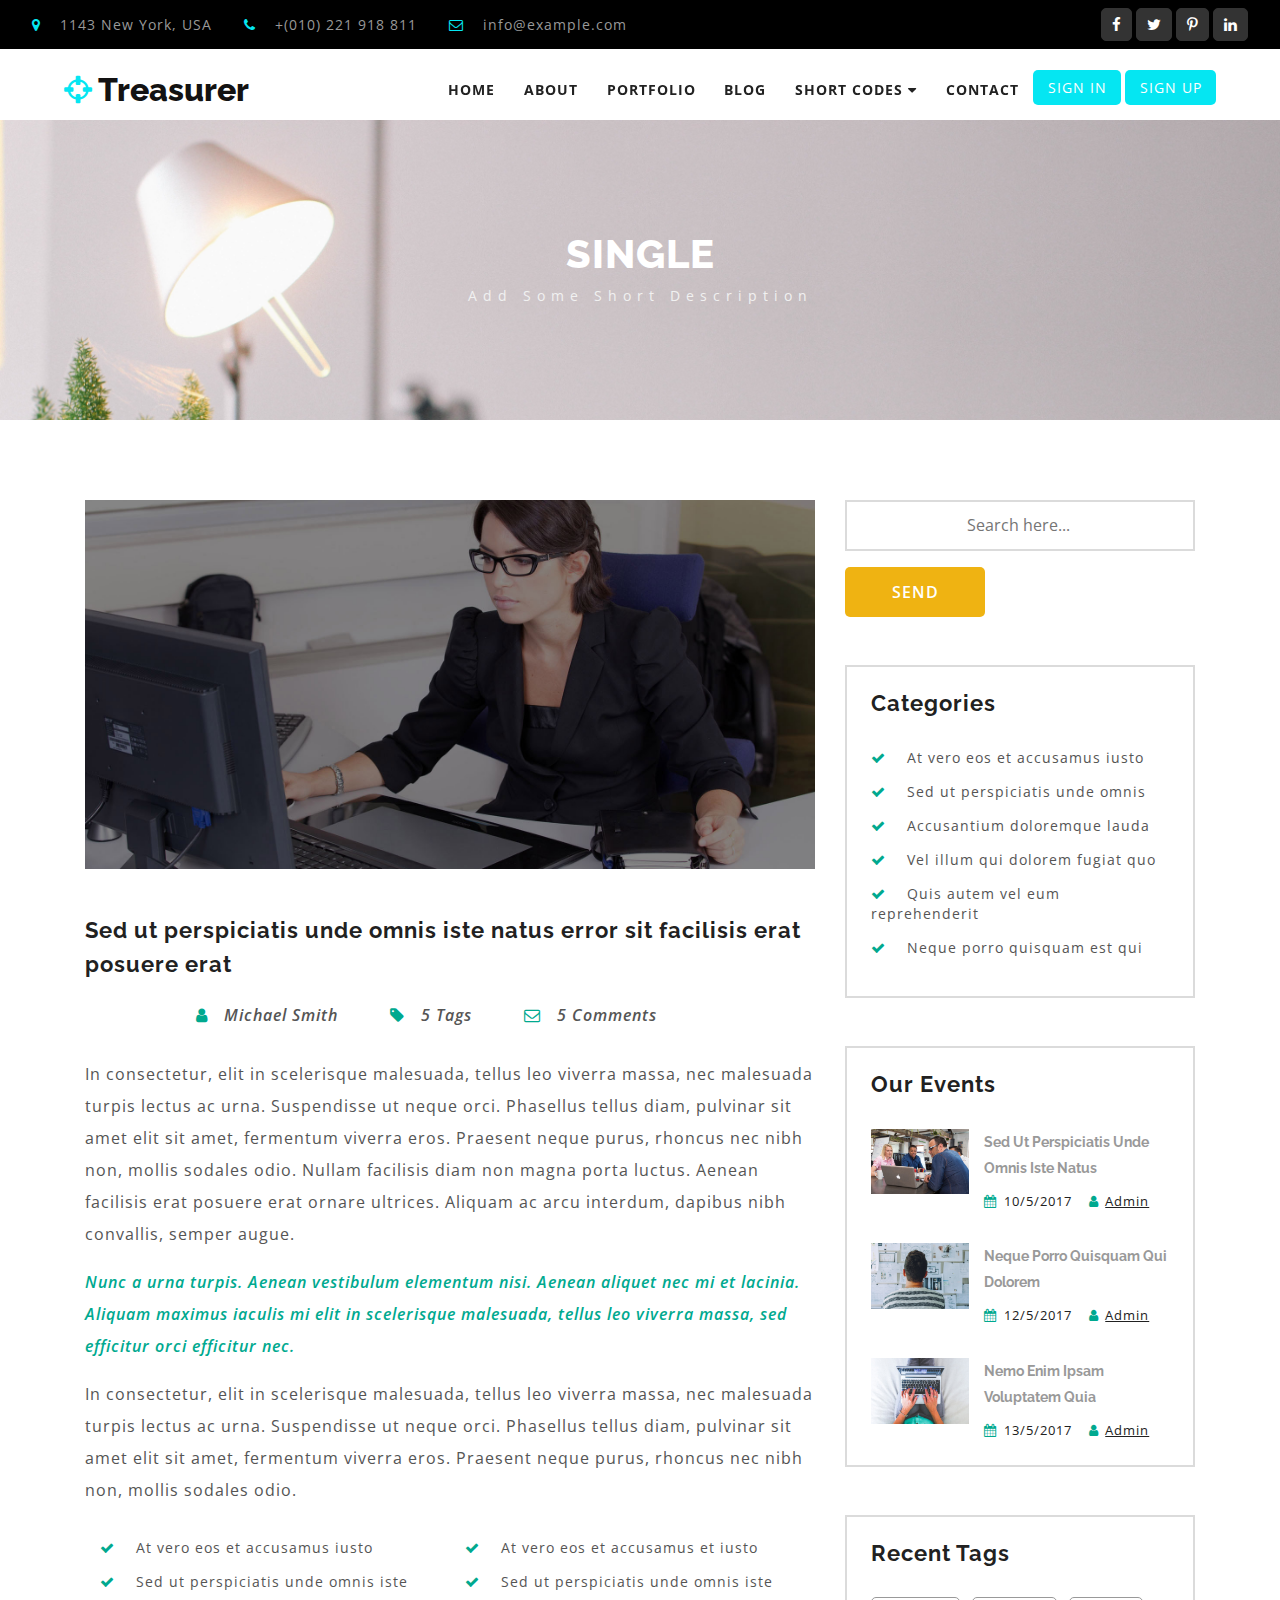
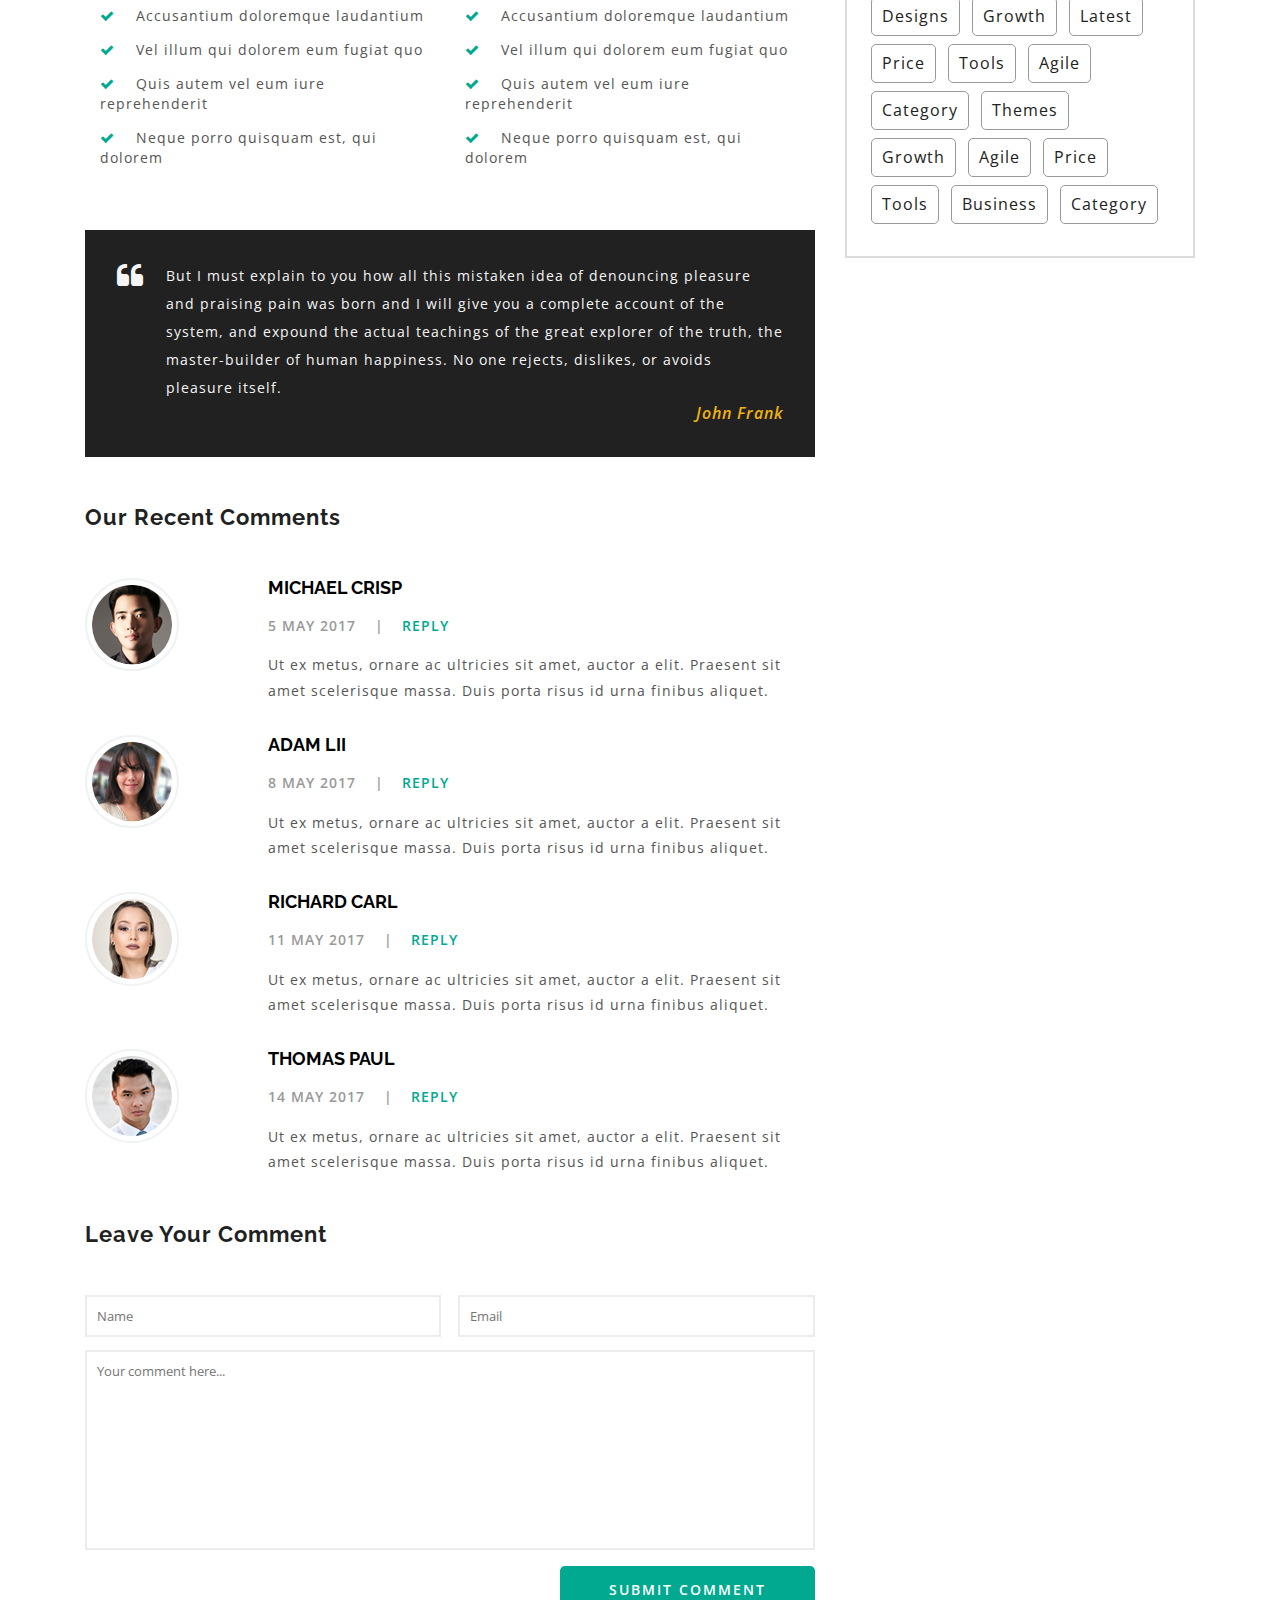
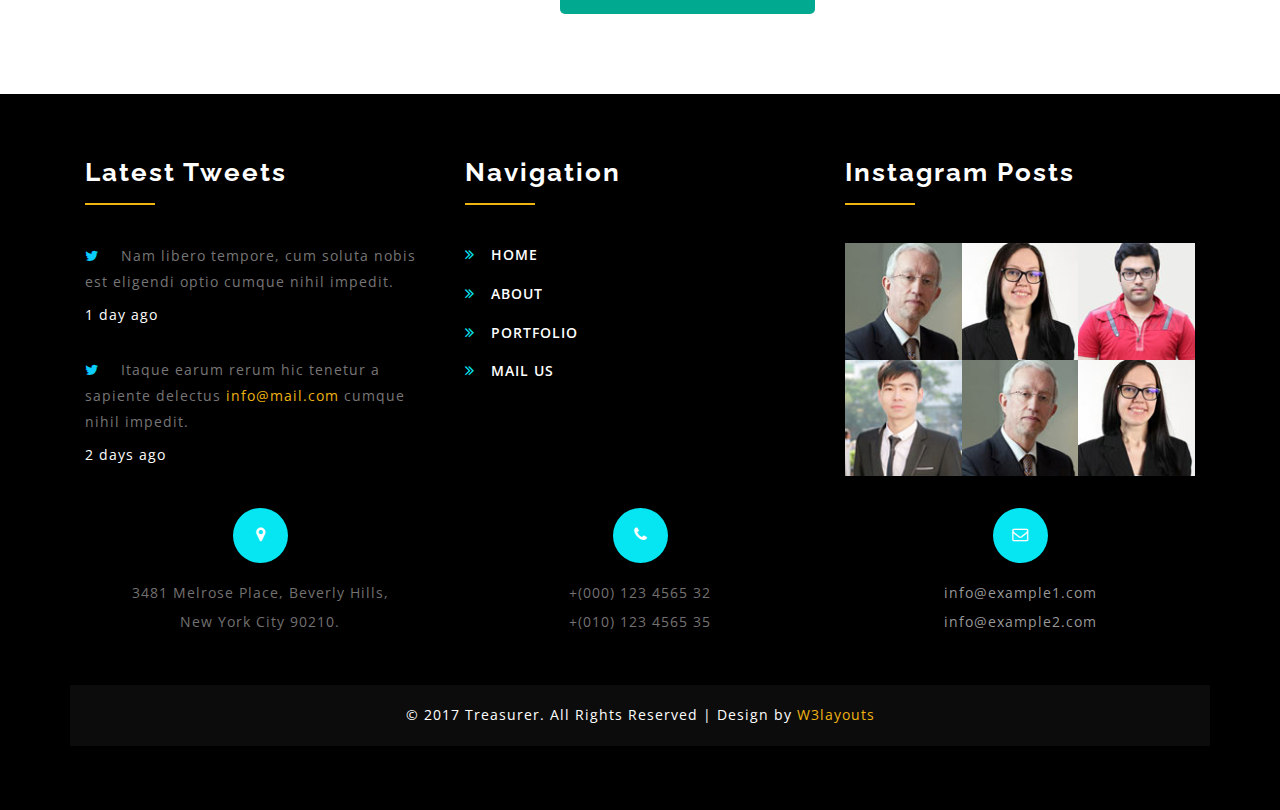
<file: single.html>
<!--
author: W3layouts
author URL: http://w3layouts.com
License: Creative Commons Attribution 3.0 Unported
License URL: http://creativecommons.org/licenses/by/3.0/
-->
<!DOCTYPE html>
<html lang="zxx">
<head>
<title>Treasurer a Corporate Category Bootstrap Responsive Website Template | Single :: w3layouts</title>
<!-- custom-theme -->
<meta name="viewport" content="width=device-width, initial-scale=1">
<meta http-equiv="Content-Type" content="text/html; charset=utf-8" />
<meta name="keywords" content="Treasurer Responsive web template, Bootstrap Web Templates, Flat Web Templates, Android Compatible web template, 
Smartphone Compatible web template, free webdesigns for Nokia, Samsung, LG, SonyEricsson, Motorola web design" />
<script type="application/x-javascript"> addEventListener("load", function() { setTimeout(hideURLbar, 0); }, false);
		function hideURLbar(){ window.scrollTo(0,1); } </script>
<!-- //custom-theme -->
<link href="css/bootstrap.css" rel="stylesheet" type="text/css" media="all" />
<link href="css/style.css" rel="stylesheet" type="text/css" media="all" />
<link href="css/blog.css" rel="stylesheet" type="text/css" media="all" />
<link href="css/single.css" rel="stylesheet" type="text/css" media="all" />
<!-- font-awesome-icons -->
<link href="css/font-awesome.css" rel="stylesheet"> 
<!-- //font-awesome-icons -->
<link href='//fonts.googleapis.com/css?family=Open+Sans:400,300,300italic,400italic,600,600italic,700,700italic,800,800italic' rel='stylesheet' type='text/css'>
<link href="//fonts.googleapis.com/css?family=Raleway:100i,200,200i,300,400,500,500i,600,700,700i,800,800i" rel="stylesheet">
</head>
<body>
<!-- banner -->
<div class="agileits_top_menu">
   <div class="w3l_header_left">
				<ul>
					<li><i class="fa fa-map-marker" aria-hidden="true"></i> 1143 New York, USA</li>
					<li><i class="fa fa-phone" aria-hidden="true"></i> +(010) 221 918 811</li>
					<li><i class="fa fa-envelope-o" aria-hidden="true"></i> <a href="mailto:info@example.com">info@example.com</a></li>
				</ul>
			</div>
			<div class="w3l_header_right">
				<div class="w3ls-social-icons text-left">
					<a class="facebook" href="#"><i class="fa fa-facebook"></i></a>
					<a class="twitter" href="#"><i class="fa fa-twitter"></i></a>
					<a class="pinterest" href="#"><i class="fa fa-pinterest-p"></i></a>
					<a class="linkedin" href="#"><i class="fa fa-linkedin"></i></a>
				</div>
			</div>
			<div class="clearfix"> </div>
		</div>
   <div class="agileits_w3layouts_banner_nav">
			<nav class="navbar navbar-default">
				<div class="navbar-header navbar-left">
					<button type="button" class="navbar-toggle collapsed" data-toggle="collapse" data-target="#bs-example-navbar-collapse-1">
						<span class="sr-only">Toggle navigation</span>
						<span class="icon-bar"></span>
						<span class="icon-bar"></span>
						<span class="icon-bar"></span>
					</button>
				<h1><a class="navbar-brand" href="index.html"><i class="fa fa-crosshairs" aria-hidden="true"></i> Treasurer</a></h1>

				</div>
			    <ul class="agile_forms">
					<li><a class="active" href="#" data-toggle="modal" data-target="#myModal2"> Sign In</a> </li>
					<li><a href="#" data-toggle="modal" data-target="#myModal3"> Sign Up</a> </li>
				</ul>
				<!-- Collect the nav links, forms, and other content for toggling -->
				<div class="collapse navbar-collapse navbar-right" id="bs-example-navbar-collapse-1">
					<nav>
						<ul class="nav navbar-nav">
							<li><a href="index.html" class="hvr-underline-from-center">Home</a></li>
							<li><a href="about.html" class="hvr-underline-from-center">About</a></li>
							<li><a href="portfolio.html" class="hvr-underline-from-center">Portfolio</a></li>
							<li><a href="blog.html" class="hvr-underline-from-center">Blog</a></li>
							<li class="dropdown">
								<a href="#" class="dropdown-toggle hvr-underline-from-center" data-toggle="dropdown">Short Codes <b class="fa fa-caret-down"></b></a>
								<ul class="dropdown-menu agile_short_dropdown">
									<li><a href="icons.html">Web Icons</a></li>
									<li><a href="typography.html">Typography</a></li>
								</ul>
							</li>
							<li><a href="contact.html" class="hvr-underline-from-center">Contact</a></li>
						</ul>
					</nav>
				</div>
			</nav>		
	  <div class="clearfix"> </div> 
    </div> 
<!-- Modal1 -->
													<div class="modal fade" id="myModal2" tabindex="-1" role="dialog">
														<div class="modal-dialog">
														<!-- Modal content-->
															<div class="modal-content">
																<div class="modal-header">
																	<button type="button" class="close" data-dismiss="modal">&times;</button>
																	
																	<div class="signin-form profile">
																	<h3 class="agileinfo_sign">Sign In</h3>	
																			<div class="login-form">
																				<form action="#" method="post">
																					<input type="email" name="email" placeholder="E-mail" required="">
																					<input type="password" name="password" placeholder="Password" required="">
																					<div class="tp">
																						<input type="submit" value="Sign In">
																					</div>
																				</form>
																			</div>
																			<div class="login-social-grids">
																				<ul>
																					<li><a href="#"><i class="fa fa-facebook"></i></a></li>
																					<li><a href="#"><i class="fa fa-twitter"></i></a></li>
																					<li><a href="#"><i class="fa fa-rss"></i></a></li>
																				</ul>
																			</div>
																			<p><a href="#" data-toggle="modal" data-target="#myModal3" > Don't have an account?</a></p>
																		</div>
																</div>
															</div>
														</div>
													</div>
													<!-- //Modal1 -->	
													<!-- Modal2 -->
													<div class="modal fade" id="myModal3" tabindex="-1" role="dialog">
														<div class="modal-dialog">
														<!-- Modal content-->
															<div class="modal-content">
																<div class="modal-header">
																	<button type="button" class="close" data-dismiss="modal">&times;</button>
																	
																	<div class="signin-form profile">
																	<h3 class="agileinfo_sign">Sign Up</h3>	
																			<div class="login-form">
																				<form action="#" method="post">
																				   <input type="text" name="name" placeholder="Username" required="">
																					<input type="email" name="email" placeholder="Email" required="">
																					<input type="password" name="password" id="password1" placeholder="Password" required="">
				                                                                    <input type="password" name="password" id="password2" placeholder="Confirm Password" required="">

																					<input type="submit" value="Sign Up">
																				</form>
																			</div>
																			<p><a href="#"> By clicking register, I agree to your terms</a></p>
																		</div>
																</div>
															</div>
														</div>
													</div>
													<!-- //Modal2 -->
					<!-- /agile_inner_banner_info -->													
							<div class="agile_inner_banner_info">
							   <h2>Single</h2>
							   <p>Add Some Short Description</p>
							</div>
					<!-- //agile_inner_banner_info -->
			<!-- single -->
	<div class="services">
		<div class="container">
			<div class="col-md-8 single-left">
				<div class="single-left1">
					<img src="images/banner2.jpg" alt=" " class="img-responsive" />
					<h3>Sed ut perspiciatis unde omnis iste natus error sit facilisis erat posuere erat</h3>
					<ul>
						<li><span class="fa fa-user" aria-hidden="true"></span><a href="#">Michael Smith</a></li>
						<li><span class="fa fa-tag" aria-hidden="true"></span><a href="#">5 Tags</a></li>
						<li><span class="fa fa-envelope-o" aria-hidden="true"></span><a href="#">5 Comments</a></li>
					</ul>
					<p>In consectetur, elit in scelerisque malesuada, tellus leo viverra massa, 
						nec malesuada turpis lectus ac urna. Suspendisse ut neque orci. Phasellus tellus 
						diam, pulvinar sit amet elit sit amet, fermentum viverra eros. Praesent neque purus, 
						rhoncus nec nibh non, mollis sodales odio. Nullam facilisis diam non magna porta 
						luctus. Aenean facilisis erat posuere erat ornare ultrices. Aliquam ac arcu interdum, 
						dapibus nibh convallis, semper augue.
						<i>Nunc a urna turpis. Aenean vestibulum elementum nisi. Aenean aliquet nec mi et 
							lacinia. Aliquam maximus iaculis mi elit in scelerisque malesuada, tellus leo viverra massa, sed efficitur orci efficitur nec.</i>
							In consectetur, elit in scelerisque malesuada, tellus leo viverra massa, 
						nec malesuada turpis lectus ac urna. Suspendisse ut neque orci. Phasellus tellus 
						diam, pulvinar sit amet elit sit amet, fermentum viverra eros. Praesent neque purus, 
						rhoncus nec nibh non, mollis sodales odio.</p>
				</div>
				<div class="single-left2">
					<div class="col-md-6 single-left2-left">
						<ul>
							<li><i class="fa fa-check" aria-hidden="true"></i><a href="single.html">At vero eos et accusamus iusto</a></li>
							<li><i class="fa fa-check" aria-hidden="true"></i><a href="single.html">Sed ut perspiciatis unde omnis iste</a></li>
							<li><i class="fa fa-check" aria-hidden="true"></i><a href="single.html">Accusantium doloremque laudantium</a></li>
							<li><i class="fa fa-check" aria-hidden="true"></i><a href="single.html">Vel illum qui dolorem eum fugiat quo</a></li>
							<li><i class="fa fa-check" aria-hidden="true"></i><a href="single.html">Quis autem vel eum iure reprehenderit</a></li>
							<li><i class="fa fa-check" aria-hidden="true"></i><a href="single.html">Neque porro quisquam est, qui dolorem</a></li>
						</ul>
					</div>
					<div class="col-md-6 single-left2-left">
						<ul>
							<li><i class="fa fa-check" aria-hidden="true"></i><a href="single.html">At vero eos et accusamus et iusto</a></li>
							<li><i class="fa fa-check" aria-hidden="true"></i><a href="single.html">Sed ut perspiciatis unde omnis iste</a></li>
							<li><i class="fa fa-check" aria-hidden="true"></i><a href="single.html">Accusantium doloremque laudantium</a></li>
							<li><i class="fa fa-check" aria-hidden="true"></i><a href="single.html">Vel illum qui dolorem eum fugiat quo</a></li>
							<li><i class="fa fa-check" aria-hidden="true"></i><a href="single.html">Quis autem vel eum iure reprehenderit</a></li>
							<li><i class="fa fa-check" aria-hidden="true"></i><a href="single.html">Neque porro quisquam est, qui dolorem</a></li>
						</ul>
					</div>
					<div class="clearfix"> </div>
				</div>
				<div class="admin">
					<p>But I must explain to you how all this mistaken idea of denouncing 
						pleasure and praising pain was born and I will give you a complete 
						account of the system, and expound the actual teachings of the great 
						explorer of the truth, the master-builder of human happiness. 
						No one rejects, dislikes, or avoids pleasure itself.</p>
					<a href="#"><i>John Frank</i></a>
				</div>
				<div class="comments">
					<h3>Our Recent Comments</h3>
					<div class="comments-grids">
						<div class="comments-grid">
							<div class="comments-grid-left">
								<img src="images/3.png" alt=" " class="img-responsive" />
							</div>
							<div class="comments-grid-right">
								<h4><a href="#">Michael Crisp</a></h4>
								<ul>
									<li>5 May 2017 <i>|</i></li>
									<li><a href="#">Reply</a></li>
								</ul>
								<p>Ut ex metus, ornare ac ultricies sit amet, auctor a elit. Praesent sit 
									amet scelerisque massa. Duis porta risus id urna finibus aliquet.</p>
							</div>
							<div class="clearfix"> </div>
						</div>
						<div class="comments-grid">
							<div class="comments-grid-left">
								<img src="images/2.png" alt=" " class="img-responsive" />
							</div>
							<div class="comments-grid-right">
								<h4><a href="#">Adam Lii</a></h4>
								<ul>
									<li>8 May 2017 <i>|</i></li>
									<li><a href="#">Reply</a></li>
								</ul>
								<p>Ut ex metus, ornare ac ultricies sit amet, auctor a elit. Praesent sit 
									amet scelerisque massa. Duis porta risus id urna finibus aliquet.</p>
							</div>
							<div class="clearfix"> </div>
						</div>
						<div class="comments-grid">
							<div class="comments-grid-left">
								<img src="images/1.png" alt=" " class="img-responsive" />
							</div>
							<div class="comments-grid-right">
								<h4><a href="#">Richard Carl</a></h4>
								<ul>
									<li>11 May 2017 <i>|</i></li>
									<li><a href="#">Reply</a></li>
								</ul>
								<p>Ut ex metus, ornare ac ultricies sit amet, auctor a elit. Praesent sit 
									amet scelerisque massa. Duis porta risus id urna finibus aliquet.</p>
							</div>
							<div class="clearfix"> </div>
						</div>
						<div class="comments-grid">
							<div class="comments-grid-left">
								<img src="images/4.png" alt=" " class="img-responsive" />
							</div>
							<div class="comments-grid-right">
								<h4><a href="#">Thomas Paul</a></h4>
								<ul>
									<li>14 May 2017 <i>|</i></li>
									<li><a href="#">Reply</a></li>
								</ul>
								<p>Ut ex metus, ornare ac ultricies sit amet, auctor a elit. Praesent sit 
									amet scelerisque massa. Duis porta risus id urna finibus aliquet.</p>
							</div>
							<div class="clearfix"> </div>
						</div>
					</div>
				</div>
				<div class="leave-coment-form">
					<h3>Leave Your Comment</h3>
					<form action="#" method="post">
						<input type="text" name="Name" placeholder="Name" required="">
						<input type="email" name="Email" placeholder="Email" required="">
						<textarea name="Message" placeholder="Your comment here..." required=""></textarea>
						<div class="w3_single_submit">
							<input type="submit" value="Submit Comment" >
						</div>
					</form>
				</div>
			</div>
			<div class="col-md-4 event-right wthree-event-right">
				<div class="event-right1 agileinfo-event-right1">
					<div class="search1 agileits-search1">
						<form action="#" method="post">
							<input type="search" name="Search" placeholder="Search here..." required="">
							<input type="submit" value="Send">
						</form>
					</div>
					<div class="categories w3ls-categories">
						<h3>Categories</h3>
						<ul>
							<li><i class="fa fa-check" aria-hidden="true"></i><a href="single.html">At vero eos et accusamus iusto</a></li>
							<li><i class="fa fa-check" aria-hidden="true"></i><a href="single.html">Sed ut perspiciatis unde omnis</a></li>
							<li><i class="fa fa-check" aria-hidden="true"></i><a href="single.html">Accusantium doloremque lauda</a></li>
							<li><i class="fa fa-check" aria-hidden="true"></i><a href="single.html">Vel illum qui dolorem fugiat quo</a></li>
							<li><i class="fa fa-check" aria-hidden="true"></i><a href="single.html">Quis autem vel eum reprehenderit</a></li>
							<li><i class="fa fa-check" aria-hidden="true"></i><a href="single.html">Neque porro quisquam est qui</a></li>
						</ul>
					</div>
					<div class="posts w3l-posts">
						<h3>Our Events</h3>
						<div class="posts-grids w3-posts-grids">
							<div class="posts-grid w3-posts-grid">
								<div class="posts-grid-left w3-posts-grid-left">
									<a href="single.html"><img src="images/1.jpg" alt=" " class="img-responsive" /></a>
								</div>
								<div class="posts-grid-right w3-posts-grid-right">
									<h4><a href="single.html">Sed ut perspiciatis unde omnis iste natus</a></h4>
									<ul class="wthree_blog_events_list">
										<li><i class="fa fa-calendar" aria-hidden="true"></i>10/5/2017</li>
										<li><i class="fa fa-user" aria-hidden="true"></i><a href="single.html">Admin</a></li>
									</ul>
								</div>
								<div class="clearfix"> </div>
							</div>
							<div class="posts-grid w3-posts-grid">
								<div class="posts-grid-left w3-posts-grid-left">
									<a href="single.html"><img src="images/6.jpg" alt=" " class="img-responsive" /></a>
								</div>
								<div class="posts-grid-right w3-posts-grid-right">
									<h4><a href="single.html">Neque porro quisquam qui dolorem</a></h4>
									<ul class="wthree_blog_events_list">
										<li><i class="fa fa-calendar" aria-hidden="true"></i>12/5/2017</li>
										<li><i class="fa fa-user" aria-hidden="true"></i><a href="single.html">Admin</a></li>
									</ul>
								</div>
								<div class="clearfix"> </div>
							</div>
							<div class="posts-grid w3-posts-grid">
								<div class="posts-grid-left w3-posts-grid-left">
									<a href="single.html"><img src="images/7.jpg" alt=" " class="img-responsive" /></a>
								</div>
								<div class="posts-grid-right w3-posts-grid-right">
									<h4><a href="single.html">Nemo enim ipsam voluptatem quia</a></h4>
									<ul class="wthree_blog_events_list">
										<li><i class="fa fa-calendar" aria-hidden="true"></i>13/5/2017</li>
										<li><i class="fa fa-user" aria-hidden="true"></i><a href="single.html">Admin</a></li>
									</ul>
								</div>
								<div class="clearfix"> </div>
							</div>
						</div>
					</div>
					<div class="tags tags1 w3layouts-tags">
						<h3>Recent Tags</h3>
						<ul>
							<li><a href="single.html">Designs</a></li>
							<li><a href="single.html">Growth</a></li>
							<li><a href="single.html">Latest</a></li>
							<li><a href="single.html">Price</a></li>
							<li><a href="single.html">Tools</a></li>
							<li><a href="single.html">Agile</a></li>
							<li><a href="single.html">Category</a></li>
							<li><a href="single.html">Themes</a></li>
							<li><a href="single.html">Growth</a></li>
							<li><a href="single.html">Agile</a></li>
							<li><a href="single.html">Price</a></li>
							<li><a href="single.html">Tools</a></li>
							<li><a href="single.html">Business</a></li>
							<li><a href="single.html">Category</a></li>
						</ul>
					</div>
				</div>
			</div>
			<div class="clearfix"> </div>
		</div>
	</div>
<!-- //single -->

<!-- footer -->
	<div class="footer">
		<div class="container">
			<div class="w3_agile_footer_grids">
				<div class="col-md-4 w3_agile_footer_grid">
					<h3>Latest Tweets</h3>
					<ul class="agile_footer_grid_list">
						<li><i class="fa fa-twitter" aria-hidden="true"></i>Nam libero tempore, cum soluta nobis est eligendi optio 
							cumque nihil impedit. <span>1 day ago</span></li>
						<li><i class="fa fa-twitter" aria-hidden="true"></i>Itaque earum rerum hic tenetur a sapiente delectus <a href="mailto:info@mail.com">info@mail.com</a>
							cumque nihil impedit. <span>2 days ago</span></li>
					</ul>
				</div>
				<div class="col-md-4 w3_agile_footer_grid">
					<h3>Navigation</h3>
					<ul class="agileits_w3layouts_footer_grid_list">
						<li><i class="fa fa-angle-double-right" aria-hidden="true"></i><a href="index.html">Home</a></li>
						<li><i class="fa fa-angle-double-right" aria-hidden="true"></i><a href="about.html">About</a></li>
						<li><i class="fa fa-angle-double-right" aria-hidden="true"></i><a href="portfolio.html">Portfolio</a></li>
						<li><i class="fa fa-angle-double-right" aria-hidden="true"></i><a href="contact.html">Mail Us</a></li>
					</ul>
				</div>
				<div class="col-md-4 w3_agile_footer_grid">
					<h3>Instagram Posts</h3>
					<div class="w3_agileits_footer_grid_left">
						<a href="single.html">
							<img src="images/f1.jpg" alt=" " class="img-responsive" />
						</a>
					</div>
					<div class="w3_agileits_footer_grid_left">
						<a href="single.html">
							<img src="images/f2.jpg" alt=" " class="img-responsive" />
						</a>
					</div>
					<div class="w3_agileits_footer_grid_left">
						<a href="single.html">
							<img src="images/f4.jpg" alt=" " class="img-responsive" />
						</a>
					</div>
					<div class="w3_agileits_footer_grid_left">
						<a href="single.html">
							<img src="images/f3.jpg" alt=" " class="img-responsive" />
						</a>
					</div>
					<div class="w3_agileits_footer_grid_left">
						<a href="single.html">
							<img src="images/f1.jpg" alt=" " class="img-responsive" />
						</a>
					</div>
					<div class="w3_agileits_footer_grid_left">
						<a href="single.html">
							<img src="images/f2.jpg" alt=" " class="img-responsive" />
						</a>
					</div>
					<div class="clearfix"> </div>
				</div>
				<div class="clearfix"> </div>
			</div>
			<div class="w3ls_address_mail_footer_grids">
				<div class="col-md-4 w3ls_footer_grid_left">
					<div class="wthree_footer_grid_left">
						<i class="fa fa-map-marker" aria-hidden="true"></i>
					</div>
					<p>3481 Melrose Place, Beverly Hills, <span>New York City 90210.</span></p>
				</div>
				<div class="col-md-4 w3ls_footer_grid_left">
					<div class="wthree_footer_grid_left">
						<i class="fa fa-phone" aria-hidden="true"></i>
					</div>
					<p>+(000) 123 4565 32 <span>+(010) 123 4565 35</span></p>
				</div>
				<div class="col-md-4 w3ls_footer_grid_left">
					<div class="wthree_footer_grid_left">
						<i class="fa fa-envelope-o" aria-hidden="true"></i>
					</div>
					<p><a href="mailto:info@example.com">info@example1.com</a> 
						<span><a href="mailto:info@example.com">info@example2.com</a></span></p>
				</div>
				<div class="clearfix"> </div>
			</div>
			<div class="agileinfo_copyright">
				<p>© 2017 Treasurer. All Rights Reserved | Design by <a href="https://w3layouts.com/">W3layouts</a></p>
			</div>
		</div>
	</div>
<!-- //footer -->
<!-- menu -->
<!-- js -->
<script type="text/javascript" src="js/jquery-2.1.4.min.js"></script>
<script type="text/javascript" src="js/modernizr.custom.46884.js"></script>
	<!-- password-script -->
	<script type="text/javascript">
		window.onload = function () {
			document.getElementById("password1").onchange = validatePassword;
			document.getElementById("password2").onchange = validatePassword;
		}

		function validatePassword() {
			var pass2 = document.getElementById("password2").value;
			var pass1 = document.getElementById("password1").value;
			if (pass1 != pass2)
				document.getElementById("password2").setCustomValidity("Passwords Don't Match");
			else
				document.getElementById("password2").setCustomValidity('');
			//empty string means no validation error
		}
	</script>
	<!-- //password-script -->

<!-- //js -->
<script src="js/bars.js"></script>
<!-- pop-up-box -->    
	<link href="css/popuo-box.css" rel="stylesheet" type="text/css" property="" media="all" />
	<script src="js/jquery.magnific-popup.js" type="text/javascript"></script>
<!--//pop-up-box -->
<div id="small-dialog" class="mfp-hide">
	<iframe src="https://player.vimeo.com/video/67001156"></iframe>
</div>
<script>
	$(document).ready(function() {
	$('.popup-with-zoom-anim').magnificPopup({
		type: 'inline',
		fixedContentPos: false,
		fixedBgPos: true,
		overflowY: 'auto',
		closeBtnInside: true,
		preloader: false,
		midClick: true,
		removalDelay: 300,
		mainClass: 'my-mfp-zoom-in'
	});
																	
	});
</script>

<!-- for bootstrap working -->
	<script src="js/bootstrap.js"></script>
<!-- //for bootstrap working -->
<!-- start-smoth-scrolling -->
<script type="text/javascript" src="js/move-top.js"></script>
<script type="text/javascript" src="js/easing.js"></script>
<script type="text/javascript">
	jQuery(document).ready(function($) {
		$(".scroll").click(function(event){		
			event.preventDefault();
			$('html,body').animate({scrollTop:$(this.hash).offset().top},1000);
		});
	});
</script>
<!-- start-smoth-scrolling -->
<!-- here stars scrolling icon -->
	<script type="text/javascript">
		$(document).ready(function() {
			/*
				var defaults = {
				containerID: 'toTop', // fading element id
				containerHoverID: 'toTopHover', // fading element hover id
				scrollSpeed: 1200,
				easingType: 'linear' 
				};
			*/
								
			$().UItoTop({ easingType: 'easeOutQuart' });
								
			});
	</script>
<!-- //here ends scrolling icon -->
</body>
</html>
</file>
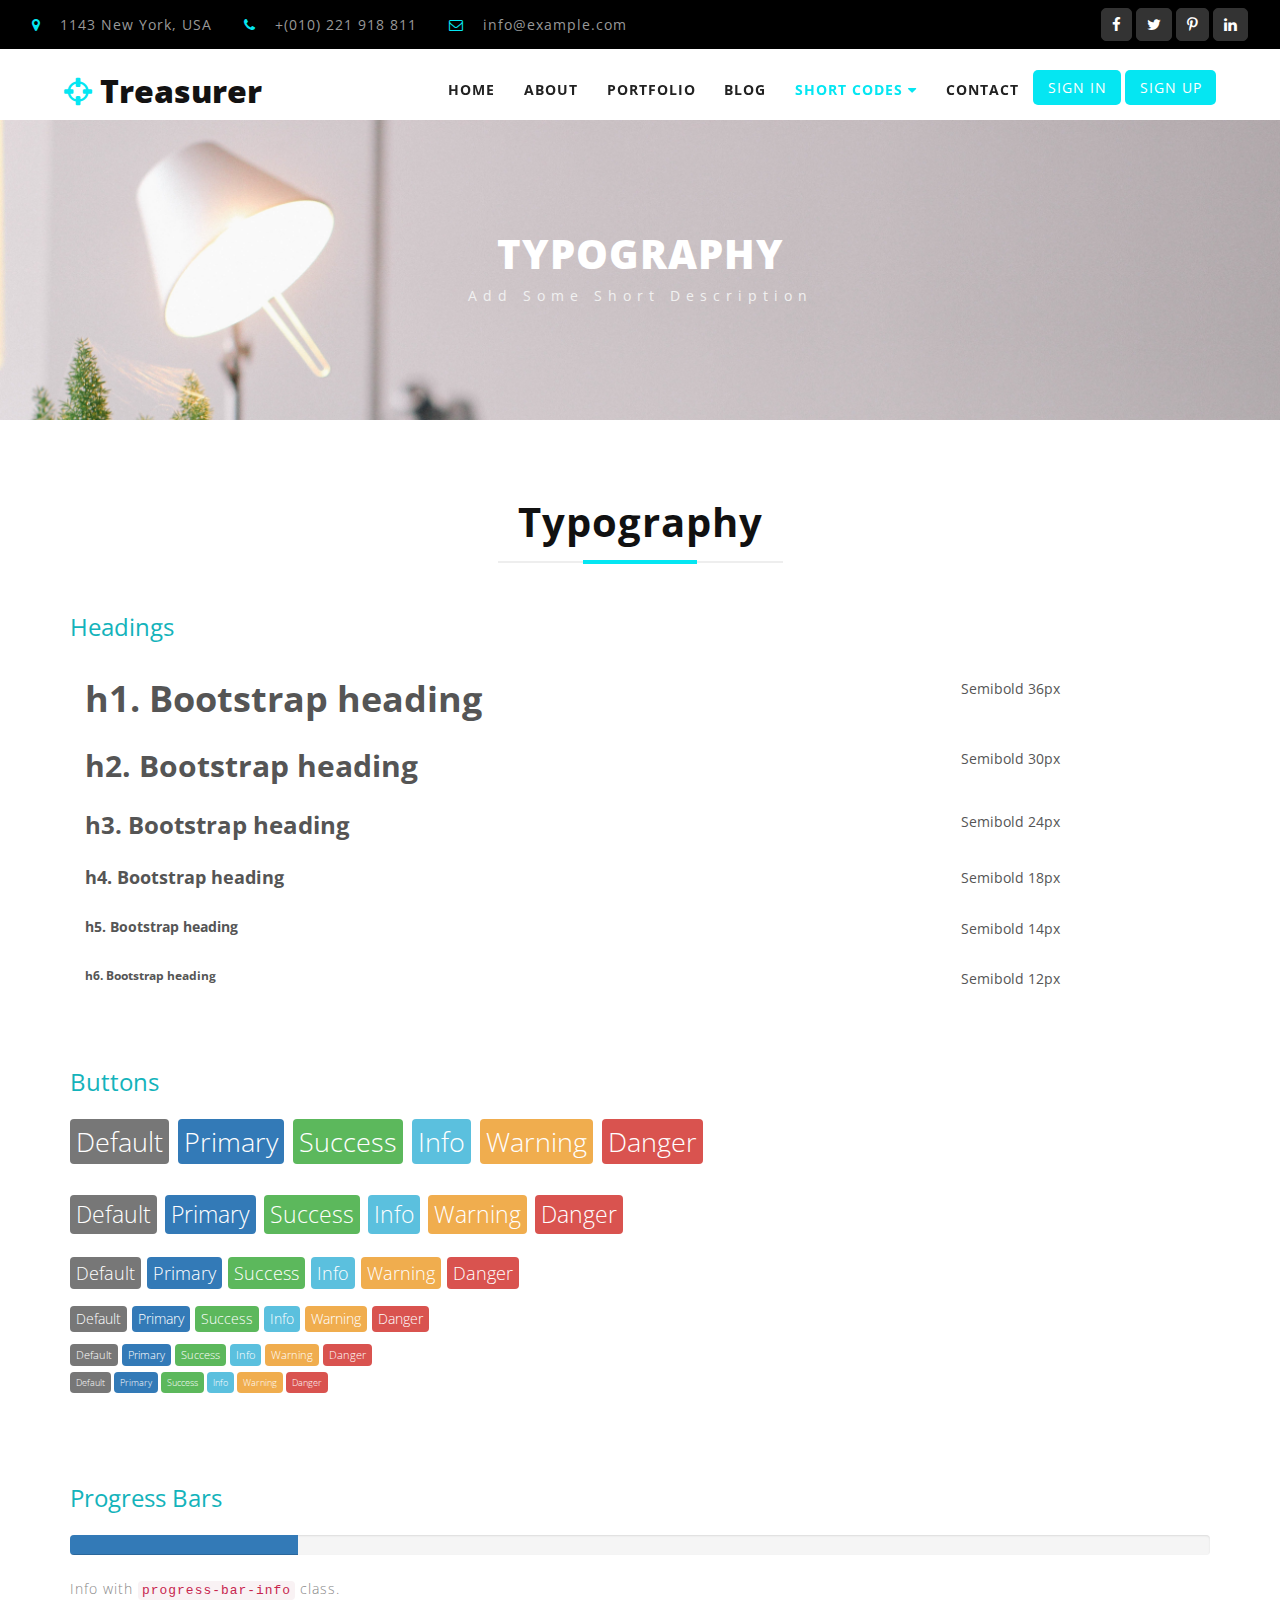
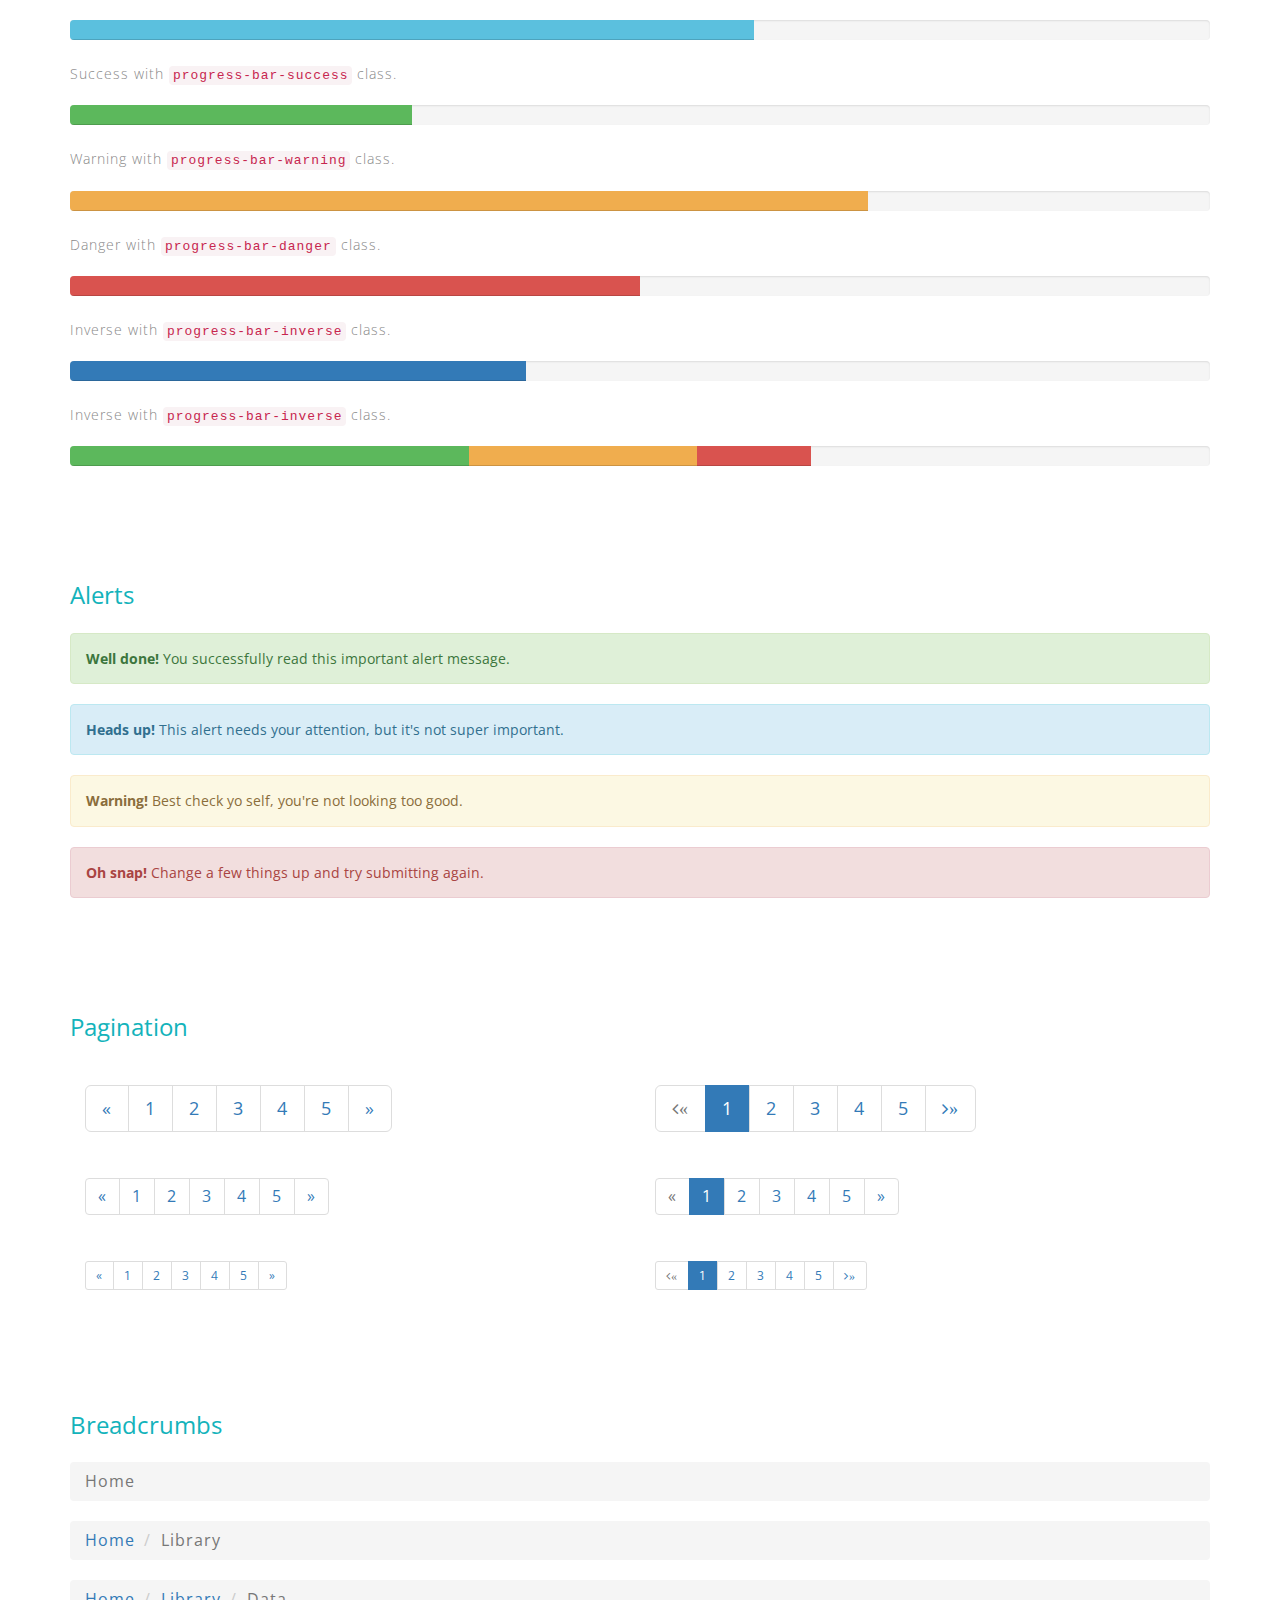
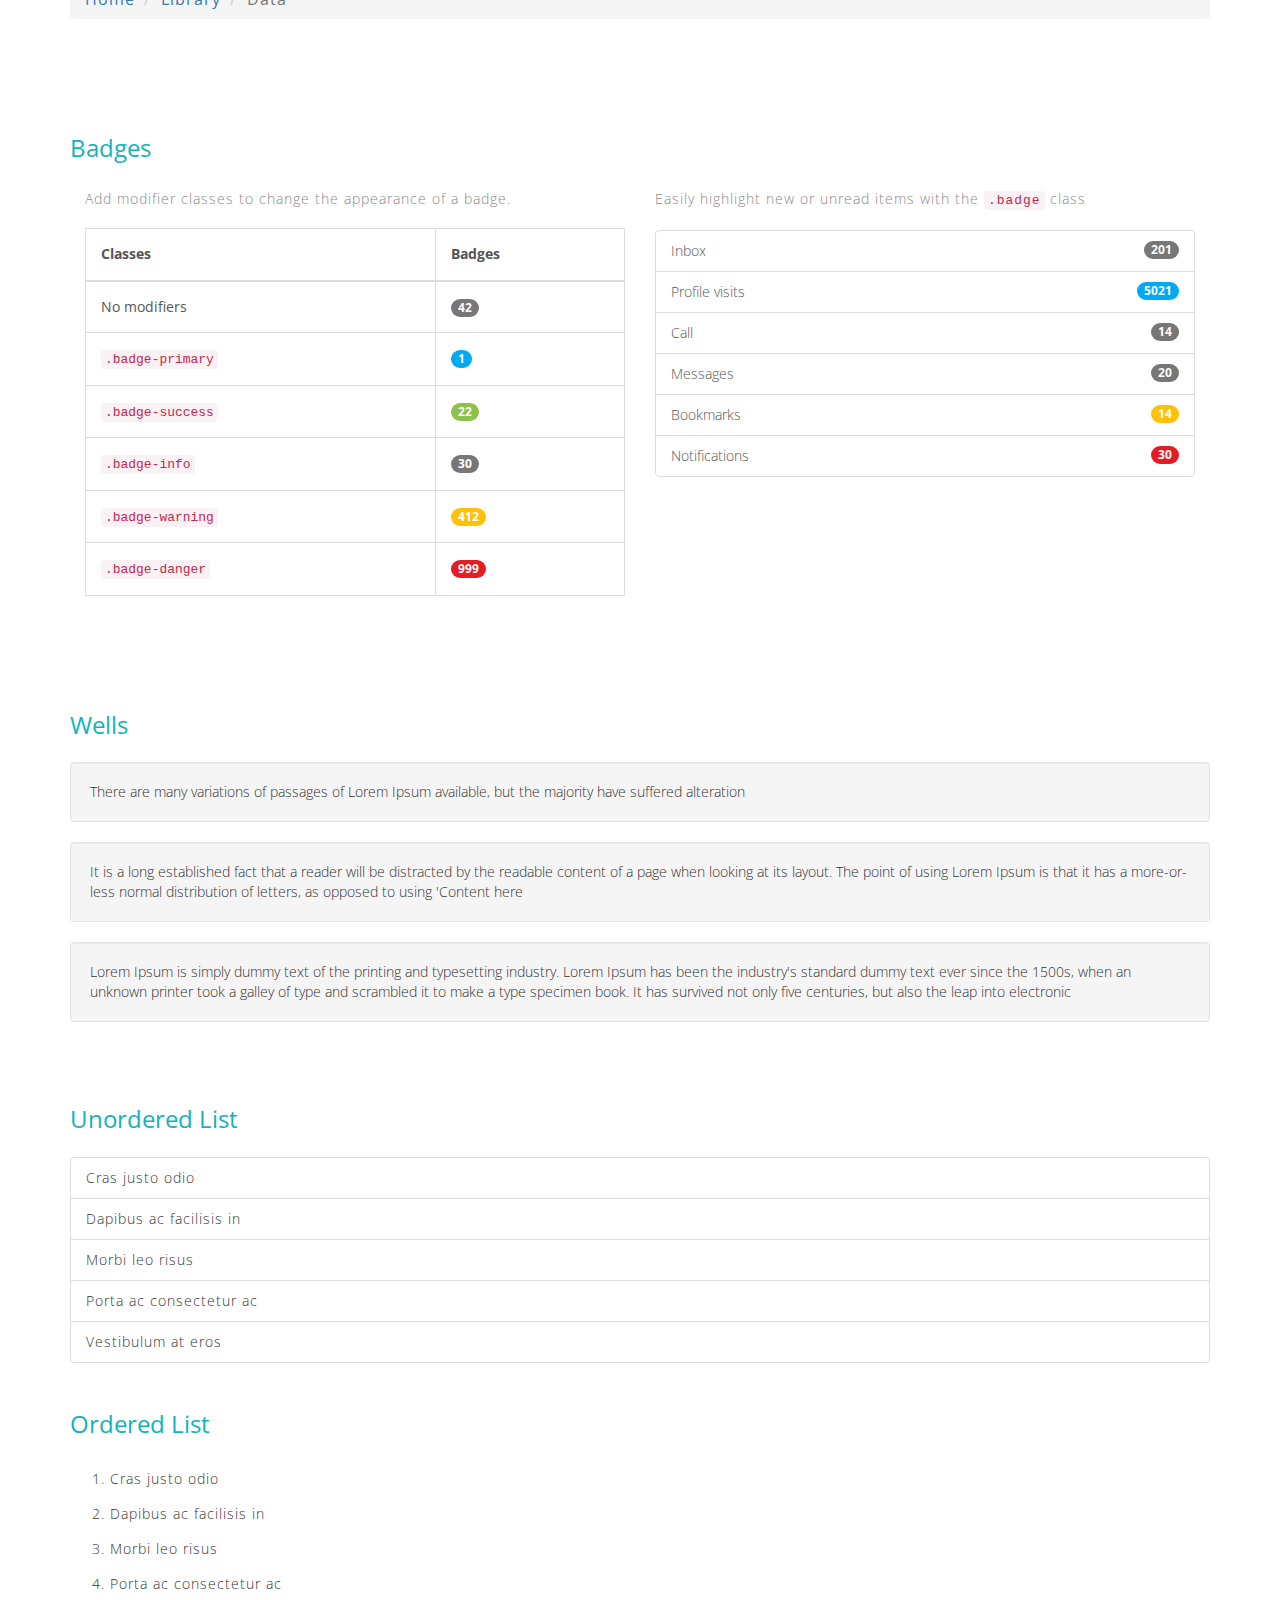
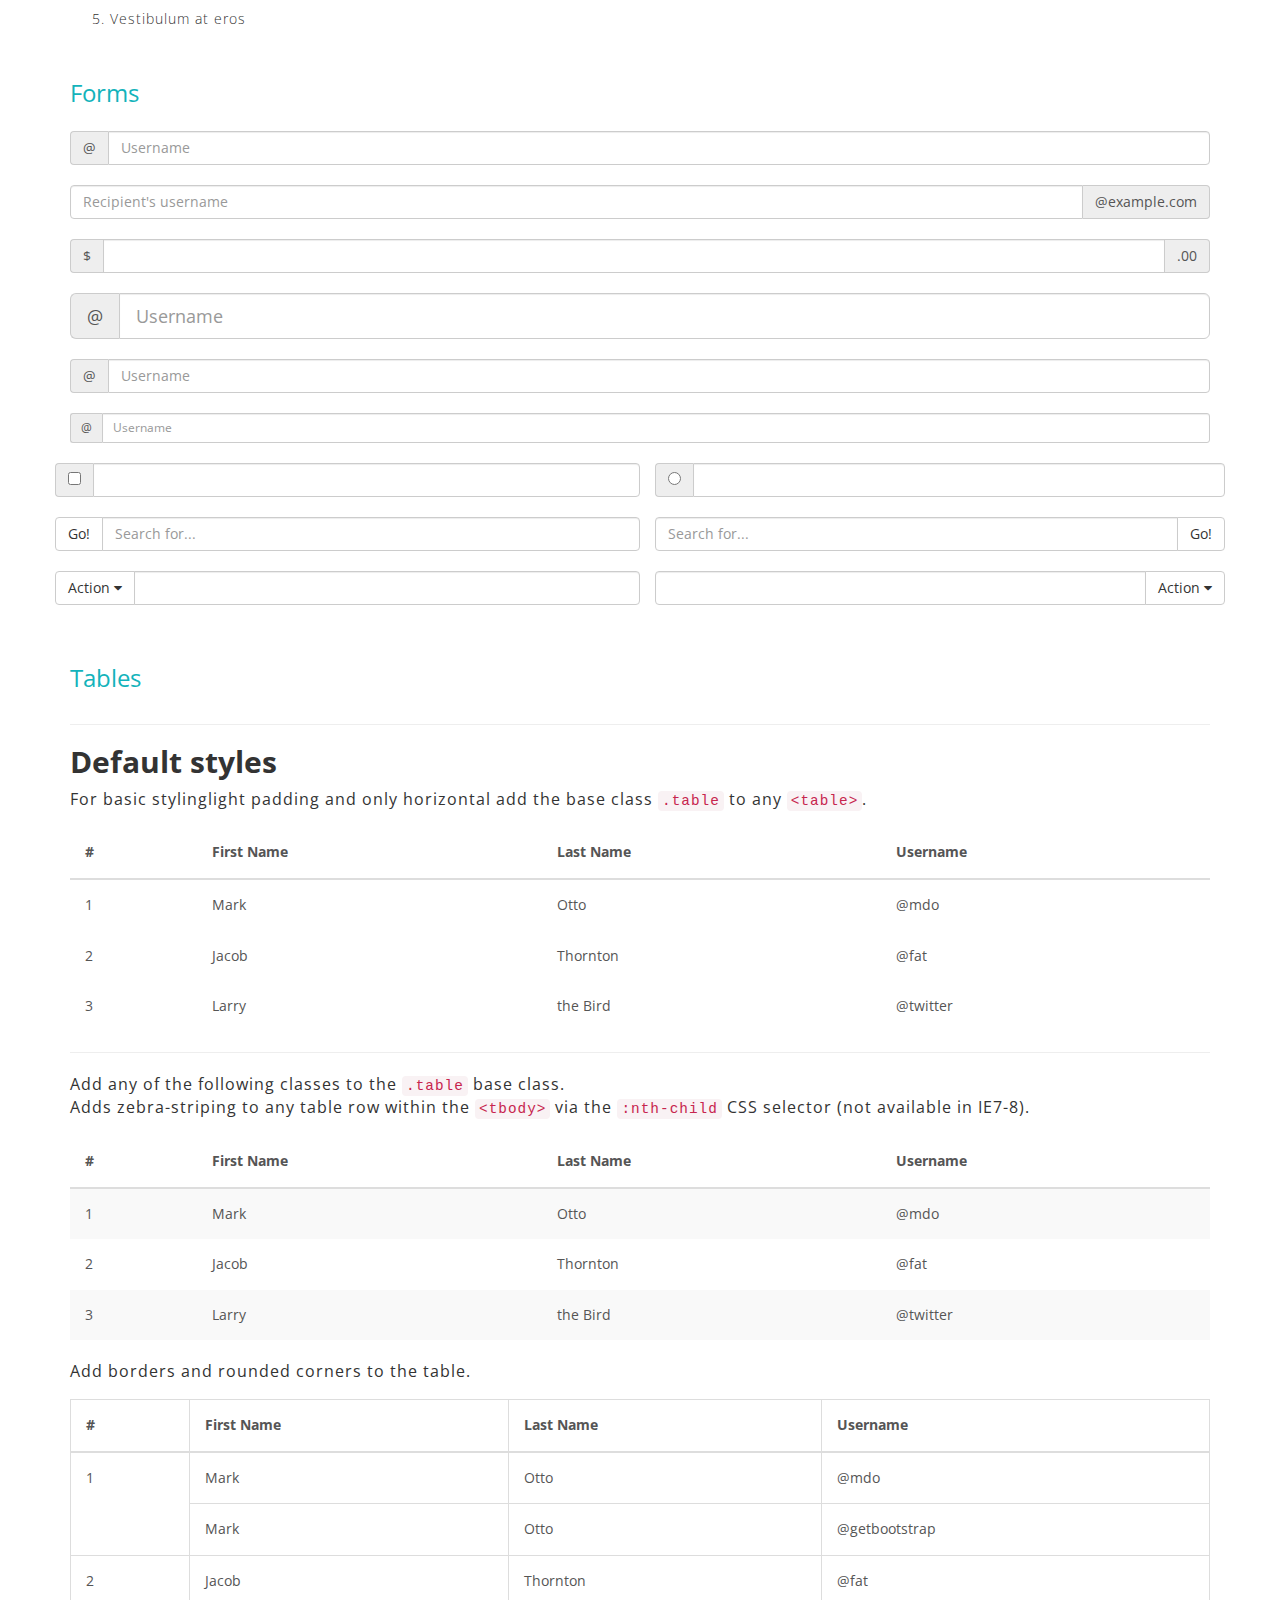
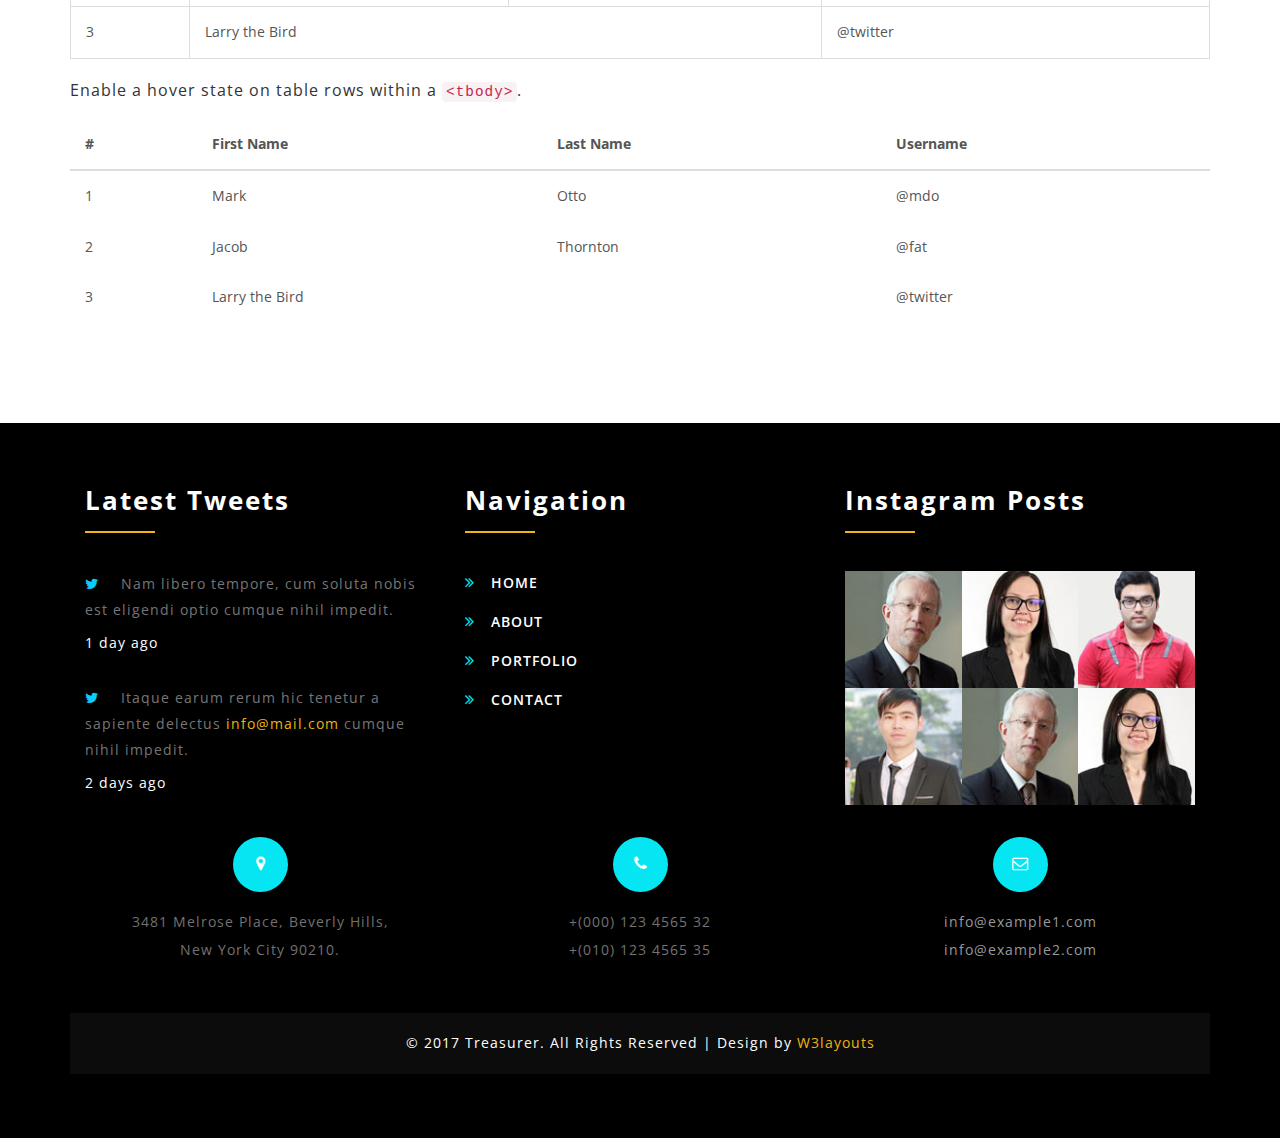
<file: typography.html>
<!--
author: W3layouts
author URL: http://w3layouts.com
License: Creative Commons Attribution 3.0 Unported
License URL: http://creativecommons.org/licenses/by/3.0/
-->
<!DOCTYPE html>
<html lang="zxx">
<head>
<title>Treasurer a Corporate Category Bootstrap Responsive Website Template | Typography :: w3layouts</title>
<!-- custom-theme -->
<meta name="viewport" content="width=device-width, initial-scale=1">
<meta http-equiv="Content-Type" content="text/html; charset=utf-8" />
<meta name="keywords" content="Treasurer Responsive web template, Bootstrap Web Templates, Flat Web Templates, Android Compatible web template, 
Smartphone Compatible web template, free webdesigns for Nokia, Samsung, LG, SonyEricsson, Motorola web design" />
<script type="application/x-javascript"> addEventListener("load", function() { setTimeout(hideURLbar, 0); }, false);
		function hideURLbar(){ window.scrollTo(0,1); } </script>
<!-- //custom-theme -->
<link href="css/bootstrap.css" rel="stylesheet" type="text/css" media="all" />
<link href="css/style.css" rel="stylesheet" type="text/css" media="all" />
<!-- font-awesome-icons -->
<link href="css/font-awesome.css" rel="stylesheet"> 
<!-- //font-awesome-icons -->
<link href='//fonts.googleapis.com/css?family=Open+Sans:400,300,300italic,400italic,600,600italic,700,700italic,800,800italic' rel='stylesheet' type='text/css'>
<link href="//fonts.googleapis.com/css?family=Raleway:100i,200,200i,300,400,500,500i,600,700,700i,800,800i" rel="stylesheet">

</head>
	
<body>
<!-- banner -->
<div class="agileits_top_menu">
   <div class="w3l_header_left">
				<ul>
					<li><i class="fa fa-map-marker" aria-hidden="true"></i> 1143 New York, USA</li>
					<li><i class="fa fa-phone" aria-hidden="true"></i> +(010) 221 918 811</li>
					<li><i class="fa fa-envelope-o" aria-hidden="true"></i> <a href="mailto:info@example.com">info@example.com</a></li>
				</ul>
			</div>
			<div class="w3l_header_right">
				<div class="w3ls-social-icons text-left">
					<a class="facebook" href="#"><i class="fa fa-facebook"></i></a>
					<a class="twitter" href="#"><i class="fa fa-twitter"></i></a>
					<a class="pinterest" href="#"><i class="fa fa-pinterest-p"></i></a>
					<a class="linkedin" href="#"><i class="fa fa-linkedin"></i></a>
				</div>
			</div>
			<div class="clearfix"> </div>
		</div>
   <div class="agileits_w3layouts_banner_nav">
			<nav class="navbar navbar-default">
				<div class="navbar-header navbar-left">
					<button type="button" class="navbar-toggle collapsed" data-toggle="collapse" data-target="#bs-example-navbar-collapse-1">
						<span class="sr-only">Toggle navigation</span>
						<span class="icon-bar"></span>
						<span class="icon-bar"></span>
						<span class="icon-bar"></span>
					</button>
				<h1><a class="navbar-brand" href="index.html"><i class="fa fa-crosshairs" aria-hidden="true"></i> Treasurer</a></h1>

				</div>
			    <ul class="agile_forms">
					<li><a class="active" href="#" data-toggle="modal" data-target="#myModal2"> Sign In</a> </li>
					<li><a href="#" data-toggle="modal" data-target="#myModal3"> Sign Up</a> </li>
				</ul>
				<!-- Collect the nav links, forms, and other content for toggling -->
				<div class="collapse navbar-collapse navbar-right" id="bs-example-navbar-collapse-1">
					<nav>
						<ul class="nav navbar-nav">
							<li><a href="index.html" class="hvr-underline-from-center">Home</a></li>
							<li><a href="about.html" class="hvr-underline-from-center">About</a></li>
							<li><a href="portfolio.html" class="hvr-underline-from-center">Portfolio</a></li>
							<li><a href="blog.html" class="hvr-underline-from-center">Blog</a></li>
							<li class="dropdown active">
								<a href="#" class="dropdown-toggle hvr-underline-from-center" data-toggle="dropdown">Short Codes <b class="fa fa-caret-down"></b></a>
								<ul class="dropdown-menu agile_short_dropdown">
									<li><a href="icons.html">Web Icons</a></li>
									<li><a href="typography.html">Typography</a></li>
								</ul>
							</li>
							<li><a href="contact.html" class="hvr-underline-from-center">Contact</a></li>
						</ul>
					</nav>

				</div>
			</nav>	
			
	<div class="clearfix"> </div> 
</div> 
<!-- Modal1 -->
													<div class="modal fade" id="myModal2" tabindex="-1" role="dialog">
														<div class="modal-dialog">
														<!-- Modal content-->
															<div class="modal-content">
																<div class="modal-header">
																	<button type="button" class="close" data-dismiss="modal">&times;</button>
																	
																	<div class="signin-form profile">
																	<h3 class="agileinfo_sign">Sign In</h3>	
																			<div class="login-form">
																				<form action="#" method="post">
																					<input type="email" name="email" placeholder="E-mail" required="">
																					<input type="password" name="password" placeholder="Password" required="">
																					<div class="tp">
																						<input type="submit" value="Sign In">
																					</div>
																				</form>
																			</div>
																			<div class="login-social-grids">
																				<ul>
																					<li><a href="#"><i class="fa fa-facebook"></i></a></li>
																					<li><a href="#"><i class="fa fa-twitter"></i></a></li>
																					<li><a href="#"><i class="fa fa-rss"></i></a></li>
																				</ul>
																			</div>
																			<p><a href="#" data-toggle="modal" data-target="#myModal3" > Don't have an account?</a></p>
																		</div>
																</div>
															</div>
														</div>
													</div>
													<!-- //Modal1 -->	
													<!-- Modal2 -->
													<div class="modal fade" id="myModal3" tabindex="-1" role="dialog">
														<div class="modal-dialog">
														<!-- Modal content-->
															<div class="modal-content">
																<div class="modal-header">
																	<button type="button" class="close" data-dismiss="modal">&times;</button>
																	
																	<div class="signin-form profile">
																	<h3 class="agileinfo_sign">Sign Up</h3>	
																			<div class="login-form">
																				<form action="#" method="post">
																				   <input type="text" name="name" placeholder="Username" required="">
																					<input type="email" name="email" placeholder="Email" required="">
																					<input type="password" name="password" id="password1" placeholder="Password" required="">
				                                                                    <input type="password" name="password" id="password2" placeholder="Confirm Password" required="">

																					<input type="submit" value="Sign Up">
																				</form>
																			</div>
																			<p><a href="#"> By clicking register, I agree to your terms</a></p>
																		</div>
																</div>
															</div>
														</div>
													</div>
													<!-- //Modal2 -->
					<!-- /agile_inner_banner_info -->													
							<div class="agile_inner_banner_info">
							  <h2>Typography </h2>
							   <p>Add Some Short Description</p>
							</div>
					<!-- //agile_inner_banner_info -->
<!-- typo -->
	<div class="services">
		<div class="container">
			<h3 class="tittle_agile_w3">Typography</h3>
		    <div class="heading-underline">
				<div class="h-u1"></div><div class="h-u2"></div><div class="h-u3"></div><div class="clearfix"></div>
			</div>
			<div class="grid_3 grid_4 w3layouts">
				<h3 class="hdg">Headings</h3>
				<div class="bs-example">
					<table class="table">
						<tbody>
							<tr>
								<td><h1 id="h1.-bootstrap-heading">h1. Bootstrap heading<a class="anchorjs-link" href="#h1.-bootstrap-heading"><span class="anchorjs-icon"></span></a></h1></td>
								<td class="type-info">Semibold 36px</td>
							</tr>
							<tr>
								<td><h2 id="h2.-bootstrap-heading">h2. Bootstrap heading<a class="anchorjs-link" href="#h2.-bootstrap-heading"><span class="anchorjs-icon"></span></a></h2></td>
								<td class="type-info">Semibold 30px</td>
							</tr>
							<tr>
								<td><h3 id="h3.-bootstrap-heading">h3. Bootstrap heading<a class="anchorjs-link" href="#h3.-bootstrap-heading"><span class="anchorjs-icon"></span></a></h3></td>
								<td class="type-info">Semibold 24px</td>
							</tr>
							<tr>
								<td><h4 id="h4.-bootstrap-heading">h4. Bootstrap heading<a class="anchorjs-link" href="#h4.-bootstrap-heading"><span class="anchorjs-icon"></span></a></h4></td>
								<td class="type-info">Semibold 18px</td>
							</tr>
							<tr>
								<td><h5 id="h5.-bootstrap-heading">h5. Bootstrap heading<a class="anchorjs-link" href="#h5.-bootstrap-heading"><span class="anchorjs-icon"></span></a></h5></td>
								<td class="type-info">Semibold 14px</td>
							</tr>
							<tr>
								<td><h6>h6. Bootstrap heading</h6></td>
								<td class="type-info">Semibold 12px</td>
							</tr>
						</tbody>
					</table>
				</div>
			</div>
			<div class="grid_3 grid_5 w3">
				<h3>Buttons</h3>
				<h1>
					<a href="#"><span class="label label-default">Default</span></a>
					<a href="#"><span class="label label-primary">Primary</span></a>
					<a href="#"><span class="label label-success">Success</span></a>
					<a href="#"><span class="label label-info">Info</span></a>
					<a href="#"><span class="label label-warning">Warning</span></a>
					<a href="#"><span class="label label-danger">Danger</span></a>
				</h1>
				<h2>
					<a href="#"><span class="label label-default">Default</span></a>
					<a href="#"><span class="label label-primary">Primary</span></a>
					<a href="#"><span class="label label-success">Success</span></a>
					<a href="#"><span class="label label-info">Info</span></a>
					<a href="#"><span class="label label-warning">Warning</span></a>
					<a href="#"><span class="label label-danger">Danger</span></a>
				</h2>
				<h3>
					<a href="#"><span class="label label-default">Default</span></a>
					<a href="#"><span class="label label-primary">Primary</span></a>
					<a href="#"><span class="label label-success">Success</span></a>
					<a href="#"><span class="label label-info">Info</span></a>
					<a href="#"><span class="label label-warning">Warning</span></a>
					<a href="#"><span class="label label-danger">Danger</span></a>
				</h3>
				<h4>
					<a href="#"><span class="label label-default">Default</span></a>
					<a href="#"><span class="label label-primary">Primary</span></a>
					<a href="#"><span class="label label-success">Success</span></a>
					<a href="#"><span class="label label-info">Info</span></a>
					<a href="#"><span class="label label-warning">Warning</span></a>
					<a href="#"><span class="label label-danger">Danger</span></a>
				</h4>
				<h5>
					<a href="#"><span class="label label-default">Default</span></a>
					<a href="#"><span class="label label-primary">Primary</span></a>
					<a href="#"><span class="label label-success">Success</span></a>
					<a href="#"><span class="label label-info">Info</span></a>
					<a href="#"><span class="label label-warning">Warning</span></a>
					<a href="#"><span class="label label-danger">Danger</span></a>
				</h5>
				<h6>
					<a href="#"><span class="label label-default">Default</span></a>
					<a href="#"><span class="label label-primary">Primary</span></a>
					<a href="#"><span class="label label-success">Success</span></a>
					<a href="#"><span class="label label-info">Info</span></a>
					<a href="#"><span class="label label-warning">Warning</span></a>
					<a href="#"><span class="label label-danger">Danger</span></a>
				</h6>
			</div>		
			<div class="grid_3 grid_5 w3l">
				<h3>Progress Bars</h3>
				<div class="tab-content">
					<div class="tab-pane active" id="domprogress">
						<div class="progress">    
							<div class="progress-bar progress-bar-primary" style="width: 20%"></div>
						</div>
						<p>Info with <code>progress-bar-info</code> class.</p>
						<div class="progress">    
							<div class="progress-bar progress-bar-info" style="width: 60%"></div>
						</div>
						<p>Success with <code>progress-bar-success</code> class.</p>
						<div class="progress">
							<div class="progress-bar progress-bar-success" style="width: 30%"></div>
						</div>
						<p>Warning with <code>progress-bar-warning</code> class.</p>
						<div class="progress">
							<div class="progress-bar progress-bar-warning" style="width: 70%"></div>
						</div>
						<p>Danger with <code>progress-bar-danger</code> class.</p>
						<div class="progress">
							<div class="progress-bar progress-bar-danger" style="width: 50%"></div>
						</div>
						<p>Inverse with <code>progress-bar-inverse</code> class.</p>
						<div class="progress">
							<div class="progress-bar progress-bar-inverse" style="width: 40%"></div>
						</div>
						<p>Inverse with <code>progress-bar-inverse</code> class.</p>
						<div class="progress">
							<div class="progress-bar progress-bar-success" style="width: 35%"><span class="sr-only">35% Complete (success)</span></div>
							<div class="progress-bar progress-bar-warning" style="width: 20%"><span class="sr-only">20% Complete (warning)</span></div>
							<div class="progress-bar progress-bar-danger" style="width: 10%"><span class="sr-only">10% Complete (danger)</span></div>
						</div>
					</div>
				</div>
			</div>
			<div class="grid_3 grid_5 w3ls">
				<h3>Alerts</h3>
				<div class="alert alert-success" role="alert">
					<strong>Well done!</strong> You successfully read this important alert message.
				</div>
				<div class="alert alert-info" role="alert">
					<strong>Heads up!</strong> This alert needs your attention, but it's not super important.
				</div>
				<div class="alert alert-warning" role="alert">
					<strong>Warning!</strong> Best check yo self, you're not looking too good.
				</div>
				<div class="alert alert-danger" role="alert">
					<strong>Oh snap!</strong> Change a few things up and try submitting again.
				</div>
			</div>
			<div class="grid_3 grid_5 agileits">
				<h3>Pagination</h3>
				<div class="col-md-6">
					<nav>
						<ul class="pagination pagination-lg">
							<li><a href="#" aria-label="Previous"><span aria-hidden="true">«</span></a></li>
							<li><a href="#">1</a></li>
							<li><a href="#">2</a></li>
							<li><a href="#">3</a></li>
							<li><a href="#">4</a></li>
							<li><a href="#">5</a></li>
							<li><a href="#" aria-label="Next"><span aria-hidden="true">»</span></a></li>
						</ul>
					</nav>
					<nav>
						<ul class="pagination">
							<li><a href="#" aria-label="Previous"><span aria-hidden="true">«</span></a></li>
							<li><a href="#">1</a></li>
							<li><a href="#">2</a></li>
							<li><a href="#">3</a></li>
							<li><a href="#">4</a></li>
							<li><a href="#">5</a></li>
							<li><a href="#" aria-label="Next"><span aria-hidden="true">»</span></a></li>
						</ul>
					</nav>
					<nav>
						<ul class="pagination pagination-sm">
							<li><a href="#" aria-label="Previous"><span aria-hidden="true">«</span></a></li>
							<li><a href="#">1</a></li>
							<li><a href="#">2</a></li>
							<li><a href="#">3</a></li>
							<li><a href="#">4</a></li>
							<li><a href="#">5</a></li>
							<li><a href="#" aria-label="Next"><span aria-hidden="true">»</span></a></li>
						</ul>
					</nav>
				</div>
				<div class="col-md-6">
					<ul class="pagination pagination-lg">
						<li class="disabled"><a href="#"><i class="fa fa-angle-left">«</i></a></li>
						<li class="active"><a href="#">1</a></li>
						<li><a href="#">2</a></li>
						<li><a href="#">3</a></li>
						<li><a href="#">4</a></li>
						<li><a href="#">5</a></li>
						<li><a href="#"><i class="fa fa-angle-right">»</i></a></li>
					</ul>
					<nav>
						<ul class="pagination">
							<li class="disabled"><a href="#" aria-label="Previous"><span aria-hidden="true">«</span></a></li>
							<li class="active"><a href="#">1 <span class="sr-only">(current)</span></a></li>
							<li><a href="#">2</a></li>
							<li><a href="#">3</a></li>
							<li><a href="#">4</a></li>
							<li><a href="#">5</a></li>
							<li><a href="#" aria-label="Next"><span aria-hidden="true">»</span></a></li>
						</ul>
					</nav>
					<ul class="pagination pagination-sm">
						<li class="disabled"><a href="#"><i class="fa fa-angle-left">«</i></a></li>
						<li class="active"><a href="#">1</a></li>
						<li><a href="#">2</a></li>
						<li><a href="#">3</a></li>
						<li><a href="#">4</a></li>
						<li><a href="#">5</a></li>
						<li><a href="#"><i class="fa fa-angle-right">»</i></a></li>
					</ul>
				</div>
				<div class="clearfix"> </div>
			</div>
			<div class="grid_3 grid_5 agileinfo">
				<h3>Breadcrumbs</h3>
				<ol class="breadcrumb">
					<li class="active">Home</li>
				</ol>
				<ol class="breadcrumb">
					<li><a href="#">Home</a></li>
					<li class="active">Library</li>
				</ol>
				<ol class="breadcrumb">
					<li><a href="#">Home</a></li>
					<li><a href="#">Library</a></li>
					<li class="active">Data</li>
				</ol>
			</div>
			<div class="grid_3 grid_5 wthree">
				<h3>Badges</h3>
				<div class="col-md-6 agileits-w3layouts">
					<p>Add modifier classes to change the appearance of a badge.</p>
					<table class="table table-bordered">
						<thead>
							<tr>
								<th>Classes</th>
								<th>Badges</th>
							</tr>
						</thead>
						<tbody>
							<tr>
								<td>No modifiers</td>
								<td><span class="badge">42</span></td>
							</tr>
							<tr>
								<td><code>.badge-primary</code></td>
								<td><span class="badge badge-primary">1</span></td>
							</tr>
							<tr>
								<td><code>.badge-success</code></td>
								<td><span class="badge badge-success">22</span></td>
							</tr>
							<tr>
								<td><code>.badge-info</code></td>
								<td><span class="badge badge-info">30</span></td>
							</tr>
							<tr>
								<td><code>.badge-warning</code></td>
								<td><span class="badge badge-warning">412</span></td>
							</tr>
							<tr>
								<td><code>.badge-danger</code></td>
								<td><span class="badge badge-danger">999</span></td>
							</tr>
						</tbody>
					</table>                    
				</div>
				<div class="col-md-6 w3-agileits">
					<p>Easily highlight new or unread items with the <code>.badge</code> class</p>
					<div class="list-group list-group-alternate"> 
						<a href="#" class="list-group-item"><span class="badge">201</span> <i class="ti ti-email"></i> Inbox </a> 
						<a href="#" class="list-group-item"><span class="badge badge-primary">5021</span> <i class="ti ti-eye"></i> Profile visits </a> 
						<a href="#" class="list-group-item"><span class="badge">14</span> <i class="ti ti-headphone-alt"></i> Call </a> 
						<a href="#" class="list-group-item"><span class="badge">20</span> <i class="ti ti-comments"></i> Messages </a> 
						<a href="#" class="list-group-item"><span class="badge badge-warning">14</span> <i class="ti ti-bookmark"></i> Bookmarks </a> 
						<a href="#" class="list-group-item"><span class="badge badge-danger">30</span> <i class="ti ti-bell"></i> Notifications </a> 
					</div>
				</div>
			   <div class="clearfix"> </div>
			</div>	 
			<div class="grid_3 grid_5 agile">
				<h3>Wells</h3>
				<div class="well">
					There are many variations of passages of Lorem Ipsum available, but the majority have suffered alteration
				</div>
				<div class="well">
					It is a long established fact that a reader will be distracted by the readable content of a page when looking at its layout. The point of using Lorem Ipsum is that it has a more-or-less normal distribution of letters, as opposed to using 'Content here
				</div>
				<div class="well">
						Lorem Ipsum is simply dummy text of the printing and typesetting industry. Lorem Ipsum has been the industry's standard dummy text ever since the 1500s, when an unknown printer took a galley of type and scrambled it to make a type specimen book. It has survived not only five centuries, but also the leap into electronic
				</div>
			</div>
			<h3 class="bars">Unordered List</h3>
			<ul class="list-group w3-agile">
			  <li class="list-group-item">Cras justo odio</li>
			  <li class="list-group-item">Dapibus ac facilisis in</li>
			  <li class="list-group-item">Morbi leo risus</li>
			  <li class="list-group-item">Porta ac consectetur ac</li>
			  <li class="list-group-item">Vestibulum at eros</li>
			</ul>
			<h3 class="bars">Ordered List</h3>
			<ol>
				<li class="list-group-item1">Cras justo odio</li>
				<li class="list-group-item1">Dapibus ac facilisis in</li>
				<li class="list-group-item1">Morbi leo risus</li>
				<li class="list-group-item1">Porta ac consectetur ac</li>
				<li class="list-group-item1">Vestibulum at eros</li>
			</ol>
			<h3 class="bars">Forms</h3>
			<div class="input-group w3_w3layouts">
				<span class="input-group-addon" id="basic-addon1">@</span>
				<input type="text" class="form-control" placeholder="Username" aria-describedby="basic-addon1">
			</div>
			<div class="input-group w3_w3layouts">
				<input type="text" class="form-control" placeholder="Recipient's username" aria-describedby="basic-addon2">
				<span class="input-group-addon" id="basic-addon2">@example.com</span>
			</div>
			<div class="input-group w3_w3layouts">
				<span class="input-group-addon">$</span>
					<input type="text" class="form-control" aria-label="Amount (to the nearest dollar)">
				<span class="input-group-addon">.00</span>
			</div>
			<div class="input-group input-group-lg w3_w3layouts">
				<span class="input-group-addon" id="sizing-addon1">@</span>
				<input type="text" class="form-control" placeholder="Username" aria-describedby="sizing-addon1">
			</div>
			<div class="input-group w3_w3layouts">
				<span class="input-group-addon" id="sizing-addon2">@</span>
				<input type="text" class="form-control" placeholder="Username" aria-describedby="sizing-addon2">
			</div>
			<div class="input-group input-group-sm w3_w3layouts">
				<span class="input-group-addon" id="sizing-addon3">@</span>
				<input type="text" class="form-control" placeholder="Username" aria-describedby="sizing-addon3">
			</div>
			<div class="row">
				<div class="col-lg-6 in-gp-tl">
					<div class="input-group">
						<span class="input-group-addon">
							<input type="checkbox" aria-label="...">
						</span>
						<input type="text" class="form-control" aria-label="...">
					</div><!-- /input-group -->
				</div><!-- /.col-lg-6 -->
				<div class="col-lg-6 in-gp-tb">
					<div class="input-group">
						<span class="input-group-addon">
							<input type="radio" aria-label="...">
						</span>
						<input type="text" class="form-control" aria-label="...">
					</div><!-- /input-group -->
				</div><!-- /.col-lg-6 -->
			</div><!-- /.row -->
			<div class="row">
				<div class="col-lg-6 in-gp-tl">
					<div class="input-group">
						<span class="input-group-btn">
							<button class="btn btn-default" type="button">Go!</button>
						</span>
						<input type="text" class="form-control" placeholder="Search for...">
					</div><!-- /input-group -->
				</div><!-- /.col-lg-6 -->
				<div class="col-lg-6 in-gp-tb">
					<div class="input-group">
						<input type="text" class="form-control" placeholder="Search for...">
						<span class="input-group-btn">
							<button class="btn btn-default" type="button">Go!</button>
						</span>
					</div><!-- /input-group -->
				</div><!-- /.col-lg-6 -->
			</div><!-- /.row -->
			<div class="row">
				<div class="col-lg-6 in-gp-tl">
					<div class="input-group">
						<div class="input-group-btn">
							<button type="button" class="btn btn-default dropdown-toggle" data-toggle="dropdown" aria-haspopup="true" aria-expanded="false">Action <span class="fa fa-caret-down"></span></button>
							<ul class="dropdown-menu">
								<li><a href="#">Action</a></li>
								<li><a href="#">Another action</a></li>
								<li><a href="#">Something else here</a></li>
								<li role="separator" class="divider"></li>
								<li><a href="#">Separated link</a></li>
							</ul>
						</div><!-- /btn-group -->
						<input type="text" class="form-control" aria-label="...">
					</div><!-- /input-group -->
				</div><!-- /.col-lg-6 -->
				<div class="col-lg-6 in-gp-tb">
					<div class="input-group">
						<input type="text" class="form-control" aria-label="...">
						<div class="input-group-btn">
							<button type="button" class="btn btn-default dropdown-toggle" data-toggle="dropdown" aria-haspopup="true" aria-expanded="false">Action <span class="fa fa-caret-down"></span></button>
							<ul class="dropdown-menu dropdown-menu-right">
								<li><a href="#">Action</a></li>
								<li><a href="#">Another action</a></li>
								<li><a href="#">Something else here</a></li>
								<li role="separator" class="divider"></li>
								<li><a href="#">Separated link</a></li>
							</ul>
						</div><!-- /btn-group -->
					</div><!-- /input-group -->
				</div><!-- /.col-lg-6 -->
			</div><!-- /.row -->
			<div class="page-header">
				<h3 class="bars">Tables</h3>
			</div>
			<h2 class="typoh2">Default styles</h2>
			<p>For basic stylinglight padding and only horizontal add the base class <code>.table</code> to any <code>&lt;table&gt;</code>.</p>
			<div class="bs-docs-example">
				<table class="table">
					<thead>
						<tr>
							<th>#</th>
							<th>First Name</th>
							<th>Last Name</th>
							<th>Username</th>
						</tr>
					</thead>
					<tbody>
						<tr>
							<td>1</td>
							<td>Mark</td>
							<td>Otto</td>
							<td>@mdo</td>
						</tr>
						<tr>
							<td>2</td>
							<td>Jacob</td>
							<td>Thornton</td>
							<td>@fat</td>
						</tr>
						<tr>
							<td>3</td>
							<td>Larry</td>
							<td>the Bird</td>
							<td>@twitter</td>
						</tr>
					</tbody>
				</table>
			</div>
			<hr class="bs-docs-separator">
			<p>Add any of the following classes to the <code>.table</code> base class.</p>
			<p>Adds zebra-striping to any table row within the <code>&lt;tbody&gt;</code> via the <code>:nth-child</code> CSS selector (not available in IE7-8).</p>
			<div class="bs-docs-example">
				<table class="table table-striped">
					<thead>
						<tr>
							<th>#</th>
							<th>First Name</th>
							<th>Last Name</th>
							<th>Username</th>
						</tr>
					</thead>
					<tbody>
						<tr>
							<td>1</td>
							<td>Mark</td>
							<td>Otto</td>
							<td>@mdo</td>
						</tr>
						<tr>
							<td>2</td>
							<td>Jacob</td>
							<td>Thornton</td>
							<td>@fat</td>
						</tr>
						<tr>
							<td>3</td>
							<td>Larry</td>
							<td>the Bird</td>
							<td>@twitter</td>
						</tr>
					</tbody>
				</table>
			</div>
			<p>Add borders and rounded corners to the table.</p>
			<div class="bs-docs-example">
				<table class="table table-bordered">
					<thead>
						<tr>
							<th>#</th>
							<th>First Name</th>
							<th>Last Name</th>
							<th>Username</th>
						</tr>
					</thead>
					<tbody>
						<tr>
							<td rowspan="2">1</td>
							<td>Mark</td>
							<td>Otto</td>
							<td>@mdo</td>
						</tr>
						<tr>
							<td>Mark</td>
							<td>Otto</td>
							<td>@getbootstrap</td>
						</tr>
						<tr>
							<td>2</td>
							<td>Jacob</td>
							<td>Thornton</td>
							<td>@fat</td>
						</tr>
						<tr>
							<td>3</td>
							<td colspan="2">Larry the Bird</td>
							<td>@twitter</td>
						</tr>
					</tbody>
				</table>
			</div>
			<p>Enable a hover state on table rows within a <code>&lt;tbody&gt;</code>.</p>
			<div class="bs-docs-example">
				<table class="table table-hover">
					<thead>
						<tr>
						  <th>#</th>
						  <th>First Name</th>
						  <th>Last Name</th>
						  <th>Username</th>
						</tr>
					</thead>
					<tbody>
						<tr>
						  <td>1</td>
						  <td>Mark</td>
						  <td>Otto</td>
						  <td>@mdo</td>
						</tr>
						<tr>
						  <td>2</td>
						  <td>Jacob</td>
						  <td>Thornton</td>
						  <td>@fat</td>
						</tr>
						<tr>
						  <td>3</td>
						  <td colspan="2">Larry the Bird</td>
						  <td>@twitter</td>
						</tr>
					</tbody>
				</table>
			</div>
		</div>
	</div>
<!-- //typo -->	
<!-- footer -->
	<div class="footer">
		<div class="container">
			<div class="w3_agile_footer_grids">
				<div class="col-md-4 w3_agile_footer_grid">
					<h3>Latest Tweets</h3>
					<ul class="agile_footer_grid_list">
						<li><i class="fa fa-twitter" aria-hidden="true"></i>Nam libero tempore, cum soluta nobis est eligendi optio 
							cumque nihil impedit. <span>1 day ago</span></li>
						<li><i class="fa fa-twitter" aria-hidden="true"></i>Itaque earum rerum hic tenetur a sapiente delectus <a href="mailto:info@mail.com">info@mail.com</a>
							cumque nihil impedit. <span>2 days ago</span></li>
					</ul>
				</div>
				<div class="col-md-4 w3_agile_footer_grid">
					<h3>Navigation</h3>
					<ul class="agileits_w3layouts_footer_grid_list">
						<li><i class="fa fa-angle-double-right" aria-hidden="true"></i><a href="index.html">Home</a></li>
						<li><i class="fa fa-angle-double-right" aria-hidden="true"></i><a href="about.html">About</a></li>
						<li><i class="fa fa-angle-double-right" aria-hidden="true"></i><a href="portfolio.html">Portfolio</a></li>
						<li><i class="fa fa-angle-double-right" aria-hidden="true"></i><a href="contact.html">Contact</a></li>
					</ul>
				</div>
				<div class="col-md-4 w3_agile_footer_grid">
					<h3>Instagram Posts</h3>
					<div class="w3_agileits_footer_grid_left">
						<a href="single.html">
							<img src="images/f1.jpg" alt=" " class="img-responsive" />
						</a>
					</div>
					<div class="w3_agileits_footer_grid_left">
						<a href="single.html">
							<img src="images/f2.jpg" alt=" " class="img-responsive" />
						</a>
					</div>
					<div class="w3_agileits_footer_grid_left">
						<a href="single.html">
							<img src="images/f4.jpg" alt=" " class="img-responsive" />
						</a>
					</div>
					<div class="w3_agileits_footer_grid_left">
						<a href="single.html">
							<img src="images/f3.jpg" alt=" " class="img-responsive" />
						</a>
					</div>
					<div class="w3_agileits_footer_grid_left">
						<a href="single.html">
							<img src="images/f1.jpg" alt=" " class="img-responsive" />
						</a>
					</div>
					<div class="w3_agileits_footer_grid_left">
						<a href="single.html">
							<img src="images/f2.jpg" alt=" " class="img-responsive" />
						</a>
					</div>
					<div class="clearfix"> </div>
				</div>
				<div class="clearfix"> </div>
			</div>
			<div class="w3ls_address_mail_footer_grids">
				<div class="col-md-4 w3ls_footer_grid_left">
					<div class="wthree_footer_grid_left">
						<i class="fa fa-map-marker" aria-hidden="true"></i>
					</div>
					<p>3481 Melrose Place, Beverly Hills, <span>New York City 90210.</span></p>
				</div>
				<div class="col-md-4 w3ls_footer_grid_left">
					<div class="wthree_footer_grid_left">
						<i class="fa fa-phone" aria-hidden="true"></i>
					</div>
					<p>+(000) 123 4565 32 <span>+(010) 123 4565 35</span></p>
				</div>
				<div class="col-md-4 w3ls_footer_grid_left">
					<div class="wthree_footer_grid_left">
						<i class="fa fa-envelope-o" aria-hidden="true"></i>
					</div>
					<p><a href="mailto:info@example.com">info@example1.com</a> 
						<span><a href="mailto:info@example.com">info@example2.com</a></span></p>
				</div>
				<div class="clearfix"> </div>
			</div>
			<div class="agileinfo_copyright">
				<p>© 2017 Treasurer. All Rights Reserved | Design by <a href="https://w3layouts.com/">W3layouts</a></p>
			</div>
		</div>
	</div>
<!-- //footer -->
<!-- menu -->
<!-- js -->
<script type="text/javascript" src="js/jquery-2.1.4.min.js"></script>
<script type="text/javascript" src="js/modernizr.custom.46884.js"></script>
<!-- //js -->
	<!-- password-script -->
	<script type="text/javascript">
		window.onload = function () {
			document.getElementById("password1").onchange = validatePassword;
			document.getElementById("password2").onchange = validatePassword;
		}

		function validatePassword() {
			var pass2 = document.getElementById("password2").value;
			var pass1 = document.getElementById("password1").value;
			if (pass1 != pass2)
				document.getElementById("password2").setCustomValidity("Passwords Don't Match");
			else
				document.getElementById("password2").setCustomValidity('');
			//empty string means no validation error
		}
	</script>
	<!-- //password-script -->

<!-- for bootstrap working -->
	<script src="js/bootstrap.js"></script>
<!-- //for bootstrap working -->
<!-- start-smoth-scrolling -->
<script type="text/javascript" src="js/move-top.js"></script>
<script type="text/javascript" src="js/easing.js"></script>
<script type="text/javascript">
	jQuery(document).ready(function($) {
		$(".scroll").click(function(event){		
			event.preventDefault();
			$('html,body').animate({scrollTop:$(this.hash).offset().top},1000);
		});
	});
</script>
<!-- start-smoth-scrolling -->
<!-- here stars scrolling icon -->
	<script type="text/javascript">
		$(document).ready(function() {
			/*
				var defaults = {
				containerID: 'toTop', // fading element id
				containerHoverID: 'toTopHover', // fading element hover id
				scrollSpeed: 1200,
				easingType: 'linear' 
				};
			*/
								
			$().UItoTop({ easingType: 'easeOutQuart' });
								
			});
	</script>
<!-- //here ends scrolling icon -->
</body>
</html>
</file>
<file: css/style.css>
/*--
Author: W3layouts
Author URL: http://w3layouts.com
License: Creative Commons Attribution 3.0 Unported
License URL: http://creativecommons.org/licenses/by/3.0/
--*/
html, body{
    font-size: 100%;
	font-family: Roboto, 'Open Sans', 'Helvetica Neue', sans-serif;
	background:#ffffff;
	margin: 0;
}
p,ul li,ol li{
	margin:0;
	font-size:1em;
	letter-spacing:1px;
}
h1,h2,h3,h4,h5,h6{
    font-family: Roboto, 'Open Sans', 'Helvetica Neue', sans-serif;
	margin:0;
	font-weight: 700;
} 
ul,label{
	margin:0;
	padding:0;
}
body a:hover{
	text-decoration:none;
}
input[type="submit"],input[type="reset"],a,.w3ls_team_grid1_pos ul li{
	-webkit-transition: 0.5s ease-in;
    -moz-transition: 0.5s ease-in;
    -ms-transition: 0.5s ease-in;
    -o-transition: 0.5s ease-in;
    transition:0.5s ease-in;
}
/*-- header --*/
input[type="submit"],.w3l_header_left ul li a,.related-post-right h4 a,.comments-grid-right h4 a,.reply a,.w3_single_grid_left_grid ul li a,ul.contact_info li a,.w3ls_services_bottom_grid_grid_pos,.footer-copy p a,.w3l_services_grid h4 a,.agileinfo_footer_grid ul li a,.wthree_service_breadcrumb_left ul li a{
	transition: .5s ease-in;
	-webkit-transition: .5s ease-in;
	-moz-transition: .5s ease-in;
	-o-transition: .5s ease-in;
	-ms-transition: .5s ease-in;
}
.w3l_header_left{
	float:left;
	margin: .3em 0 0;
}
.w3l_header_left ul li{
	display:inline-block;
	margin-right:2em;
	font-size:14px;
	color:#999;
}
.w3l_header_left ul li i {
    padding-right: 1em;
    color: #05E6F2;
}
.w3l_header_left ul li a{
	color:#999;
	text-decoration:none;
}
.w3l_header_left ul li a:hover{
	color:#05E6F2;
}
.w3l_header_right{
	float: right;
}
/*-- social-icons --*/
/*--top header start here--*/
.w3ls-social-icons.text-left a {
    display: inline-block;
}
.w3ls-social-icons i {
    font-size: 15px;
    background: #333;
    padding: 8px 10px;
    color: #fff;
    border: 1px solid #333;
    transition: 0.5s all;
    -webkit-transition: 0.5s all;
    -o-transition: 0.5s all;
    -ms-transition: 0.5s all;
    -moz-transition: 0.5s all;
	    border-radius: 5px;
    -webkit-border-radius: 5px;
    -o-border-radius: 5px;
    -moz-border-radius: 5px;
    -ms-border-radius: 5px;
}
.w3ls-social-icons i:hover {
    background: transparent;
    color: #efb312;
    border: 1px solid #efb312;
    transition: 0.5s all;
    -webkit-transition: 0.5s all;
    -o-transition: 0.5s all;
    -ms-transition: 0.5s all;
    -moz-transition: 0.5s all;
}
.top-header-main {
    padding: 1em 0em;
}
.header-address h6 {
    font-size:0.9em;
    color: #fff;
    display: inline-block;
}
.logo h1 {
    font-size:2.5em;
}
.agileits_w3layouts_banner_nav {
    margin: 0 auto;
    width: 90%;
}
/*-- //social-icons --*/
/*-- nav --*/
.navbar-default {
    background: none;
    border: none;
}
.navbar {
    margin-bottom: 0;
}
.navbar-collapse {
    padding: 0;
}
.navbar-right {
    margin-right: 0;
}
.navbar-default .navbar-nav > .active > a, .navbar-default .navbar-nav > .active > a:hover, .navbar-default .navbar-nav > .active > a:focus {
    color:#05E6F2;
    background:none;
}
.navbar-default .navbar-nav > .active > a:before{
	background: #05E6F2;
	transform: translateX(0);
	-webkit-transform: translateX(0);
	-moz-transform: translateX(0);
	-o-transform: translateX(0);
	-ms-transform: translateX(0);
}
.navbar-default .navbar-nav > li > a {
    font-weight: 700;
    letter-spacing: 1px;
    padding: 0 0 1em 0;
    margin: 0 1em;
    font-size: 0.9em;
}
.navbar-nav > li > a {
    text-transform: uppercase;
}
.navbar-default .navbar-nav > li > a:hover{
    color:#05E6F2;
}
.navbar-default .navbar-nav > li > a:focus {
    color: #05E6F2;
	outline:none;
}
nav.navbar.navbar-default {
    background: none;
    padding: 1em 0 0.3em 0;
}
.navbar-default .navbar-nav > .open > a, .navbar-default .navbar-nav > .open > a:hover, .navbar-default .navbar-nav > .open > a:focus {
       color: #262c38;
    background: none;
}
.navbar-default .navbar-nav > li > a {
    color: #222;
}
.navbar-default .navbar-nav  > .active.open > a:focus {
	background:transparent;
	color: #fff;
}
a.navbar-brand {
    color: #131212;
    padding: 0;
    font-size: 0.9em;
    font-weight: 800; 
    line-height: 50px;
}
.navbar-default .navbar-brand:hover, .navbar-default .navbar-brand:focus {
    color: #000;
    background-color: transparent;
}
a.navbar-brand i{
	color:#05E6F2;
}
.navbar-default .navbar-brand {
    color: #131212;
}
.agile_short_dropdown {
    border-radius: 0;
    background: #ffffff;
    text-align: center;
	padding:0;
	border: none;
}
.agile_short_dropdown li a{
	text-transform:uppercase;
	color:#212121;
	font-size:13px;
	font-weight:600;
	padding: .8em 0;
	border-bottom: 1px solid #ececef;
}
.agile_short_dropdown > li > a:hover{
    color: #fff;
    text-decoration: none;
    background-color:#05E6F2;
}
ul.nav.navbar-nav {
    margin-top: 15px;
}
ul.agile_forms {
    float: right;
    margin-top: 11px;
}
/* Underline From Center */
.hvr-underline-from-center {
  display: inline-block;
  vertical-align: middle;
  -webkit-transform: perspective(1px) translateZ(0);
  transform: perspective(1px) translateZ(0);
  box-shadow: 0 0 1px transparent;
  position: relative;
  overflow: hidden;
}
.hvr-underline-from-center:before {
  content: "";
  position: absolute;
  z-index: -1;
  left: 50%;
  right: 50%;
  bottom: 0;
    background: #05E6F2;
  height: 4px;
  -webkit-transition-property: left, right;
  transition-property: left, right;
  -webkit-transition-duration: 0.3s;
  transition-duration: 0.3s;
  -webkit-transition-timing-function: ease-out;
  transition-timing-function: ease-out;
}
.hvr-underline-from-center:hover:before, .hvr-underline-from-center:focus:before, .hvr-underline-from-center:active:before {
  left: 0;
  right: 0;
}

.navbar-brand span {
      font-size: .3em;
    color: #fff;
    letter-spacing: 4px;
    background: #05E6F2;
    padding: 4px 10px;
    vertical-align: top;
    font-weight: 100;
	}
ul.agile_forms {
    float: right;

}
ul.agile_forms li a {
    background: #05E6F2;
    color: #fff;
    font-size: 0.9em;
    padding: 8px 1em;
    text-transform: uppercase;
    letter-spacing: 1px;
    border-radius: 5px;
	-webkit-border-radius: 5px;
	-o-border-radius: 5px;
	-moz-border-radius: 5px;
	-ms-border-radius: 5px;
}
ul.agile_forms li a:hover{
	    background: #efb312;
}
ul.agile_forms li{
	
	display:inline-block;
	list-style:none;
	
}	
.agileits_top_menu {
    padding: 0.5em 2em;
    background: #000;
}

/*banner principal*/
.banner-index{
	max-height: 86vh; 
	width: 90%; 
	display: block; 
	margin-left: auto; 
	margin-right: auto;
}

.col-container {
	display: flex;
	width: 100%;
	height: 100vh;
  }
.col {
	flex: 1;
}

/*-- //nav --*/
	@media (max-width: 767px){
	.navbar-brand {
		font-size: .8em;
	}
	.navbar-toggle {
		margin: 0.5em 0 0;
	}
	.navbar-default .navbar-toggle {
		border: none;
		background: #efb312;
		border-radius: 0;
	}
	.navbar-default .navbar-collapse, .navbar-default .navbar-form {
		position: absolute;
		width: 100%;
		z-index: 999;
		background:#f3f3f3;
		padding:0em 0;
		margin-top: 2em;
		    z-index: 9999;
	}
	.w3_agileits_search {
		width: 45%;
		float: none;
		margin: 0 auto;
	}
	.w3_agileits_search input[type="submit"] {
		width: 7%;
		background-position: 0px 5px;
	}
	.w3_agileits_search input[type="search"] {
		width: 91%;
	}
	.navbar-default .navbar-toggle:hover, .navbar-default .navbar-toggle:focus {
		background: #05E6F2;
	}
	.navbar-default .navbar-toggle .icon-bar {
		background-color: #fff;
	}
	.agileits_w3layouts_banner_nav {
		padding: 0.5em 1em;
	}
	.navbar-right {
		width: 100%;
	}
	.navbar-default .navbar-collapse, .navbar-default .navbar-form {
		border: none;
	}
	.navbar-nav {
		margin: 0;
		text-align:center;
	}
	.navbar-nav > li > a {
		padding: 5px 25px;
		font-size: 13px;
		display: inline-block;
	}
	.menu--iris .menu__item {
		margin: 6px 0;
	}
	.navbar-nav .open .dropdown-menu {
		background-color: #05E6F2;
		padding:10px 0;
	}
	.navbar-default .navbar-nav .open .dropdown-menu > li > a {
		color: #fff;
	}
	.w3layouts-banner-top, .w3layouts-banner-top1, .w3layouts-banner-top2 {
		min-height: 450px;
	}
	.agileits-banner-info p {
		font-size: 0.9em;
		letter-spacing: 9px;
	}
	.agileits-banner-info {
		padding: 10em 0 0em;
	}
	.banner-bottom h3 {
		font-size: 1.5em;
	}
	.w3-agile-post-img a ul {
		padding:7em 1em 0 2em;
	}
	.w3-agile-post-img a {
		min-height: 350px;
	}
	.w3-agile-post-img a ul li {
		font-size: 0.8em;
		padding: .5em 0em;
		width: 17%;
	}
	.w3-agile-post-info ul li:nth-child(2) {
		margin: 0 0 0 35em;
	}
	ul.nav.navbar-nav {
		margin: 0em 0 0em 0;
	}
	
	nav.navbar.navbar-default{
		background:none;
		padding:1em 0 0.2em 0;
	}
	ul.nav.navbar-nav {
		margin: 1em 0;
	}
	ul.agile_forms {
		margin-bottom: 1em;
	}
	.agileits_w3layouts_event_grid1 h5 a {
		font-size: 1.2em;
		letter-spacing: 2px;
	}
}
/*-- registration --*/
.signin-form {
	    padding: 0em 1em 1em 1em;
    text-align: center;
}
.signin-form h3,h3.agileinfo_sign  {
       font-size: 1.5em;
    color: #212121;
    font-weight: 700;
    margin: 1em 0 0.8em 0;
    text-transform: uppercase;
    letter-spacing: 1px;
}
h3.agileinfo_sign  {
	text-align:center;
}
.signin-form h3 span {
    color: #67e1ff;
}
.signin-form img {
    border-radius: 50%;
}
.login-form {
    margin: 1em 0 2.5em;
}
.signin-form input[type="email"],.signin-form input[type="text"], .signin-form input[type="password"],.signin-form textarea {
    width: 100%;
    padding: 1em 1em 1em 1em;
    font-size: 0.8em;
    margin: 0.5em 0;
    outline: none;
    color: #212121;
    border: none;
    border: 1px solid #ccc;
    letter-spacing: 1px;
    text-align: center;
}
.signin-form input[type="email"] {
    background: none;
    display: block;
}
.signin-form input[type="text"] {
    background: none;
    display: block;
}
.signin-form input[type="password"] {
     background: none;
    display: block;
}
.signin-form ::-webkit-input-placeholder{
	color:#212121 !important;
}
.signin-form ::-webkit-textarea-placeholder{
	color:#212121 !important;
}
.signin-form textarea {
	min-height:100px;
}
.signin-form input[type="submit"] {
    outline: none;
    padding: 0.8em 0;
    width: 100%;
    text-align: center;
    font-size: 1em;
    margin-top: 1em;
    border: none;
    color: #FFFFFF;
	text-transform:uppercase;
    cursor: pointer;
    background: #05E6F2;
    box-shadow: 0px 2px 1px rgba(28, 28, 29, 0.42);
	
}
.signin-form input[type="submit"]:hover {
    color: #fff;
       background: #000;
    transition: .5s all;
	-webkit-transition: .5s all;
    -moz-transition: .5s all;
    -o-transition: .5s all;
    -ms-transition: .5s all;
}
.signin-form p a {
    font-size: 0.875em;
    color: #212121;
    letter-spacing: 1px;
}
.login-social-grids{
    margin: 1em 0;
}
.login-social-grids ul {
    padding: 0;
    margin: 0;
}
.login-social-grids ul li {
    display: inline-block;
    margin: 0 .5em 0 0;
}
.login-social-grids ul li a {
    color: #FFFFFF;
    text-align: center;
}
.login-social-grids ul li a i.fa.fa-facebook, .login-social-grids ul li a i.fa.fa-twitter, .login-social-grids ul li a i.fa.fa-rss{
    height: 30px;
    width: 30px;
    border: solid 2px #212121;
    line-height: 29px;
    background: none;
    color: #212121;
    transition: 0.5s all;
    -webkit-transition: 0.5s all;
    -moz-transition: 0.5s all;
    -o-transition: 0.5s all;
    -ms-transition: 0.5s all;
}
.login-social-grids ul li a i.fa.fa-facebook:hover {
	border: solid 2px #3b5998;
	background:#3b5998;
    color: #FFFFFF;
}
.login-social-grids ul li a i.fa.fa-twitter:hover{
	border: solid 2px #55acee;
	background:#55acee;
	color: #FFFFFF;
}
.login-social-grids ul li a i.fa.fa-rss:hover{
	border: solid 2px #f26522;
	background:#f26522;
	color: #FFFFFF;
}
.modal-header .close{
	float:right!important;
}
.form-control:focus {
    border: 1px solid #ccc;
    outline: 0;
	 box-shadow:none!important;
}
/*-- //registration --*/
/*-- bootstrap-pop-up --*/
.modal-header {
    border-bottom: none;
}
.close {
    opacity: 1;
}
.modal-body p {
    color: #555;
    text-align: left;
    padding: 2em 1em;
    margin: 0 !important;
    line-height: 2em;
}
.modal-body p i {
    display: block;
    margin: 2em 0 0;
	color:#212121;
}
.modal-body {
    padding:0;
}
.modal-content {
    border-radius: 0;
}
button.close {
    font-size: 1em;
    color:#016065;
	outline: none;
}
.w3_modal_body_left {
    padding-left: 0;
}
/*-- //bootstrap-pop-up --*/
/*-- banner-bottom --*/
.banner-bottom,.events,.services,.featured-services,.skills{
	padding:5em 0;
}
.agileits_banner_bottom_left h3{
    font-size: 2em;
    color: #212121;
    text-transform: capitalize;
    font-weight: 300;
    padding-left: 0.8em;
    border-left: 5px solid #05E6F2;
}
.agileits_banner_bottom_left h3 span{
    color: #05E6F2;
    text-transform: uppercase;
    font-weight: 700;
    letter-spacing: 1px;
}
.agileits_banner_bottom_left p.w3l_para{
	color: #555;
    line-height: 2em;
    margin: 2em 0 3em;
}
.w3ls_banner_bottom_right{
	position:relative;
}
.w3ls_banner_bottom_right_pos{
	position: absolute;
    top: 35%;
    left: -35%;
    width: 80%;
}
.w3l_social_icon_grid{
	position:relative;
}
.w3l_social_icon_gridl{
	float: left;
    width: 80px;
    height: 80px;
    text-align: center;
	cursor: pointer;
}
.w3l_social_icon_gridl i{
	font-size: 1.5em;
    line-height: 3em;
}
.w3_facebook{
    border: 2px solid #3b5998;
}
.w3_facebook i{
    color:#3b5998;
}
.w3_dribbble{
    border: 2px solid #ea4c89;
}
.w3_dribbble i{
    color:#ea4c89;
}
.w3_instagram{
    border: 2px solid #833ab4;
}
.w3_instagram i{
    color:#833ab4;
}
.w3l_social_icon_gridr{
	float: left;
    margin: 1.4em 0 0 7em;
}
.w3l_social_icon_gridr p{
	font-size: 1.5em;
    color: #212121;
    font-weight: bold;
}
.w3l_social_icon_grid_pos{
	position: absolute;
    top: 25%;
    left: 25%;
}
.w3l_social_icon_grid_pos label{
	font-size:1.5em;
	color:#212121;
}
.w3ls_social_icon_grid{
	margin:1em 0;
}
.mid_agile_bannner_top_info {
    text-align: center;
    margin-bottom: 3em;
}
.mid_agile_bannner_top_info h2 {
    color: #111;
    font-size: 3em;
    font-weight: 700;
    letter-spacing: 1px;
}
.mid_agile_bannner_top_info p {
    font-size: 1.2em;
    letter-spacing: 1px;
    font-weight: 600;
    width: 80%;
    margin: 1em auto;
    line-height: 1.9em;
    color: #585757;
}
/*-- //banner-bottom --*/
/*-- banner-bottom-icons --*/
.w3_banner_bottom_icons_left,.w3_banner_bottom_icons_right{
	padding:0;
}
.w3_agile_banner_bottom {
    position: relative;
}
h5.grow {
    position: absolute; 
  	top: 50%;
  	left: 50%;
  	transform: translate(-50%, -50%);
    font-size: 1.8em;
    color: #fff;
    letter-spacing: 1px;
    font-weight: 700;
	z-index: 99;
}
.heading-underline {
    width: 25%;
    margin: 1em auto 2em;
}
.h-u1, .h-u3 {
    width: 30%;
    float: left;
    height: 2px;
    background-color: #EEE;
    margin-top: 1px;
}
.h-u2 {
    width: 40%;
    float: left;
    height: 4px;
    background-color: #05E6F2;
}
h3.tittle_agile_w3,.agile_inner_banner_info h2 {
    font-size: 3em;
    color: #111;
    letter-spacing: 1px;
	text-align:center;
}
h3.tittle_agile_w3.two {
  color:#fff;
}
.agile_inner_banner_info h2  {
	 color:#fff;
	 text-transform:uppercase;
	 font-weight:800;
}
.agile_inner_banner_info p {
    color: #f1f1f1;
    letter-spacing: 6px;
    font-size: 0.9em;
    margin-top: 10px;
}
/* Rectangle Out */
.hvr-rectangle-out {
  display: inline-block;
  vertical-align: middle;
  -webkit-transform: perspective(1px) translateZ(0);
  transform: perspective(1px) translateZ(0);
  box-shadow: 0 0 1px transparent;
  position: relative;
  background: #e1e1e1;
  -webkit-transition-property: color;
  transition-property: color;
  -webkit-transition-duration: 0.3s;
  transition-duration: 0.3s;
}
.hvr-rectangle-out:before {
    content: "";
    position: absolute;
    z-index: -1;
    top: 0;
    left: 0;
    right: 0;
    bottom: 0;
    background: rgba(8, 8, 8, 0.38);
    -webkit-transform: scale(0);
    transform: scale(0);
    -webkit-transition-property: transform;
    transition-property: transform;
    -webkit-transition-duration: 0.3s;
    transition-duration: 0.3s;
    -webkit-transition-timing-function: ease-out;
    transition-timing-function: ease-out;
    z-index: 999;
}
.hvr-rectangle-out:hover, .hvr-rectangle-out:focus, .hvr-rectangle-out:active {
  color: white;
}
.hvr-rectangle-out:hover:before, .hvr-rectangle-out:focus:before, .hvr-rectangle-out:active:before {
  -webkit-transform: scale(1);
  transform: scale(1);
}

/*-- //banner-bottom-icons --*/
.agileits_w3layouts_features_gridr img{
	margin:0 auto;
}
.agile-why-text h4{
    font-size: 1.2em;
    color: #05E6F2;
    letter-spacing: 1px;
    font-weight: 700;
}
.agile-why-text p{
    margin: 1em 0 0;
    color: #FFF;
    line-height: 2em;
}
.agile-why-text {
    padding-left: 0;
    text-align: left;
}
.wthree_agile_us i{
    text-align: center;
    position: relative;
    z-index: 1;
}
.wthree_agile_us  i{
	font-size: 1.5em;
	color:#05E6F2;
	line-height:1.5em;
}
.agile-why-text.two {
    text-align: left;
}
.wthree_agile_us {
    margin-bottom: 3em;
}
.why-choose-agile-grids-top,.w3l-news_info_agile_its{
  margin-top:4em;
}
.why-choose-agile {
	text-align: center;
	background-color: #000;
    /* background: url(../images/)no-repeat center; */
    background-size: cover;
    -webkit-background-size: cover;
    -moz-background-size: cover;
    -o-background-size: cover;
    -ms-background-size: cover;
    min-height: 746px;
    padding-top: 6em;
}
.response h3 {
    font-size: 2em;
    color: #000;
}
.media-left.response-text-left a img {
    width: 100%;
}
.media:nth-child(2) {
    margin:1em 0;
}
.media-left.response-text-left {
    float: left;
    width: 44%;
    padding: 0;
}
.media-body.response-text-right {
    float: right;
	width: 52%;
}
.media-body.response-text-right h5 {
    font-size: 1.4em;
    color: #000;
    letter-spacing: 1px;
    padding-bottom: .5em;
}
.media-body.response-text-right ul li {
    list-style: none;
    display: inline-block;
    color: #949191;
    font-size: 0.9em;
    letter-spacing: 1px;
    margin-bottom: 0.5em;
}
.media-body.response-text-right ul li i {
    color: #000;
    padding-right: .5em;
}
.media-body.response-text-right ul li:nth-child(2) {
    margin-left: 0.1em;
}
.media-body.response-text-right p {
    font-size: .9em;
    line-height: 1.9em;
}
.media.response-info {
    background: #f9f9f9;
    padding: 1em;
    border: 1px solid #e4e2e2;
}
.read {
    margin-top: 1em;
}
a.view.resw3 {
    font-size: 0.9em;
    color: #fff;
    padding: 0.6em 1.2em;
    background: #05E6F2;
    letter-spacing: 1px;
    display: inline-block;
	    border-radius: 5px;
	-webkit-border-radius: 5px;
	-o-border-radius: 5px;
	-moz-border-radius: 5px;
	-ms-border-radius: 5px;
}
a.view.resw3:hover {
	-webkit-transition: all 0.5s;
    -moz-transition: all 0.5s;
    -ms-transition: all 0.5s;
    -o-transition: all 0.5s;
    transition: all 0.5s;
	    background: #111;
}
.media.response-info.m2 {
    margin-top: 3em;
}
/*-- model --*/  
.modal-header img {
    width: 100%;
}
.modal-header h4{
letter-spacing: 2px;
    text-align: center;
    font-weight: 700;
    font-size: 2em;
    margin: 0.5em 0;
}
.modal-header h5 {
    color: #26abf6;
    font-size: 1.4em;
    letter-spacing: 1px;
    text-align: center;
    margin: 0.3em 0 1em;
}
.modal-header span {
    color: #555;
    letter-spacing: 1px;
    line-height: 33px;
    padding-bottom: 16px;
    display: inline-block;
    margin-top: 1em;
    font-size: 0.9em;
}
.modal-header img{
    float: left;
    width: 100%;
}
/*-- //model --*/  
.wthree_events_grid_right {
    position: relative;
    background: url(../images/news.jpg) no-repeat 0px 0px;
    min-height: 768px;
    padding: 2em;
    background-size: cover;
}
.wthree_events_grid_right1 {
    padding: 12em 3em;
    background: rgba(12, 12, 12, 0.25);
    height: 698px;
    text-align: center;
}
.wthree_events_grid_right1 h3 {
    font-size: 2.4em;
    color: #fff;
    text-transform: capitalize;
    letter-spacing: 1px;
}
.wthree_events_grid_right1 p {
    font-size: 1.1em;
    color: #eaeaea;
    margin: 2em 0 4em;
    letter-spacing: 2px;
}
.w3layouts_newsletter_right input[type="email"] {
    outline: none;
    padding: 15px;
    background: #fff;
    color: #000;
    font-size: 1em;
    width: 100%;
    border: none;
    letter-spacing: 1px;
}
.w3layouts_newsletter_right input[type="submit"] {
    outline: none;
    padding: .9em 2.5em;
    background: #111;
    border: none;
    letter-spacing: 1px;
    color: #fff;
    font-size: 1em;
    margin: 2em 0;
}
.w3layouts_newsletter_right input[type="submit"]:hover{
	    background: #05E6F2;
}
/*-- //News --*/
.skills_img_agile h4 {
    font-size: 1.6em;
    color: #111;
    letter-spacing: 1px;
}
.skills_img_agile p {
	 line-height:2em;
	 color:#555;
	 margin:1em 0;
}
.skills_img_agile {
    margin-top: 3em;
}
/*-- events-top --*/
.agile_events_top_grid {
    padding: 0;
}
.w3_agileits_evets_text_img{
	position:relative;
}
.agile_events_top_grid_pos{
	position: absolute;
    bottom: -15%;
    left: 39%;
}
.agile_events_top_grid_pos img{
	border:2px solid #212121;
	border-radius:50px;
}
.agileits_w3layouts_events_text{
	text-align:center;
	padding:3.5em 0 0;
}
.agileits_w3layouts_events_text h3{
	font-size:1em;
	color:#212121;
	letter-spacing:1px;
	font-weight:700;
}
.agileits_w3layouts_events_text p {
    color: #555;
    font-size: 0.9em;
}
.view {
    overflow: hidden;
    position: relative;
    text-align: center;
}
.view .mask,.view .content {
   width: 100%;
   height: 100%;
   position: absolute;
   overflow: hidden;
   top: 0;
   left: 0;
}
.view img {
   display: block;
   position: relative;
}
.view .info {
    display: inline-block;
    text-decoration: none;
    margin-top: 7em;
}
.view-eighth .mask {
   top: -160px;
   -ms-filter: "progid: DXImageTransform.Microsoft.Alpha(Opacity=0)";
   filter: alpha(opacity=0);
   opacity: 0;
   -webkit-transition: all 0.3s ease-out 0.5s;
   -moz-transition: all 0.3s ease-out 0.5s;
   -o-transition: all 0.3s ease-out 0.5s;
   -ms-transition: all 0.3s ease-out 0.5s;
   transition: all 0.3s ease-out 0.5s;
}
.view-eighth .info {
   -webkit-transform: translateY(-200px);
   -moz-transform: translateY(-200px);
   -o-transform: translateY(-200px);
   -ms-transform: translateY(-200px);
   transform: translateY(-200px);
   -webkit-transition: all 0.2s ease-in-out 0.3s;
   -moz-transition: all 0.2s ease-in-out 0.3s;
   -o-transition: all 0.2s ease-in-out 0.3s;
   -ms-transition: all 0.2s ease-in-out 0.3s;
   transition: all 0.2s ease-in-out 0.3s;
}
.view-eighth:hover .mask {
   -ms-filter: "progid: DXImageTransform.Microsoft.Alpha(Opacity=100)";
   filter: alpha(opacity=100);
   opacity: 1;
   top: 0px;
   -webkit-transition-delay: 0s;
   -moz-transition-delay: 0s;
   -o-transition-delay: 0s;
   -ms-transition-delay: 0s;
   transition-delay: 0s;
   -webkit-animation: bounceY 0.9s linear;
   -moz-animation: bounceY 0.9s linear;
   -ms-animation: bounceY 0.9s linear;
   animation: bounceY 0.9s linear;
}
.view-eighth:hover .info {
   -webkit-transform: translateY(0px);
   -moz-transform: translateY(0px);
   -o-transform: translateY(0px);
   -ms-transform: translateY(0px);
   transform: translateY(0px);
   -webkit-transition-delay: 0s;
   -moz-transition-delay: 0s;
   -o-transition-delay: 0s;
   -ms-transition-delay: 0s;
   transition-delay: 0s;
}
@keyframes bounceY {
    0% { transform: translateY(-205px);}
    40% { transform: translateY(-100px);}
    65% { transform: translateY(-52px);}
    82% { transform: translateY(-25px);}
    92% { transform: translateY(-12px);}
    55%, 75%, 87%, 97%, 100% { transform: translateY(0px);}
}
@-moz-keyframes bounceY {
    0% { -moz-transform: translateY(-205px);}
    40% { -moz-transform: translateY(-100px);}
    65% { -moz-transform: translateY(-52px);}
    82% { -moz-transform: translateY(-25px);}
    92% { -moz-transform: translateY(-12px);}
    55%, 75%, 87%, 97%, 100% { -moz-transform: translateY(0px);}
}
@-webkit-keyframes bounceY {
    0% { -webkit-transform: translateY(-205px);}
    40% { -webkit-transform: translateY(-100px);}
    65% { -webkit-transform: translateY(-52px);}
    82% { -webkit-transform: translateY(-25px);}
    92% { -webkit-transform: translateY(-12px);}
    55%, 75%, 87%, 97%, 100% { -webkit-transform: translateY(0px);}
}
/*-- //events-top --*/
.events-top {
    padding-bottom: 6em;
}
.events-top {
    padding-bottom: 6em;
}
ul.portfolio_agile_info_w3ls li {
    list-style: none;
    display: inline-block;
    width: 33%;
    margin-bottom: 0.3%;
}
.agileits_w3layouts_events_text.port_info_agile {
    text-align: center;
    padding: 1em 0;
    background: #000;
    color: #fff;
}
.agileits_w3layouts_events_text.port_info_agile  h3{
 color:#fff;
 letter-spacing:1px;
}
/*--flexisel--*/
.flex-slider{	
	background:#222227;
	padding: 70px 0 165px 0;
}
#flexiselDemo1 {
	display: none;
}
.nbs-flexisel-container {
	position: relative;
	max-width: 100%;
}
.nbs-flexisel-ul {
	position: relative;
	width: 9999px;
	margin: 0px;
	padding: 0px;
	list-style-type: none;
}
.nbs-flexisel-inner {
	overflow: hidden;
	margin: 0px auto;
	padding:0;
}
.nbs-flexisel-item {
	float: left;
	margin: 0;
	padding: 0px;
	position: relative;
	line-height: 35px;
}
.nbs-flexisel-item > img {
	cursor: pointer;
	position: relative;
}
/*---- Nav ---*/
.nbs-flexisel-nav-left, .nbs-flexisel-nav-right {
    width: 40px;
    height: 40px;
    position: absolute;
    cursor: pointer;
    z-index: 100;
    background:none;
    top: -5% !important;
    border-radius: 5px;
	display:none;
}
.nbs-flexisel-nav-left {
	left:91%;
}
.nbs-flexisel-nav-right {
	right: 1.2%;
    background:none;
}
.mask i {
    font-size: 2.5em;
    color: #fff;
    line-height: 6em;
}
/*--//flexisel--*/
.w3layouts_getin a {
    font-size: 1em;
    color: #efb312;
    background: #000;
    padding: 0.7em 1em;
    letter-spacing: 1px;
    border-radius: 5px;
	-webkit-border-radius: 5px;
	-o-border-radius: 5px;
	-moz-border-radius: 5px;
	-ms-border-radius: 5px;
}
.w3layouts_bottom {
    background: #05E6F2;
    padding: 4em 0;
}
.w3layouts_getin_info h3 {
    color: #000;
    letter-spacing: 4px;
    font-size: 1.5em;
}
/*-- footer --*/
.footer {
    background: #000;
    padding: 4em 0;
}
ul.agile_footer_grid_list li{
    color: #777676;
    line-height: 1.8em;
    list-style-type: none;
    font-size: 0.9em;
}
ul.agile_footer_grid_list li:nth-child(2){
	margin:2em 0 0;
}
ul.agile_footer_grid_list li a{
	color:#efb312;
	text-decoration:none;
}
ul.agile_footer_grid_list li a:hover{
	color:#fff;
}
ul.agile_footer_grid_list li span{	
	display:block;
	color:#fff;
	margin:.5em 0 0;
}
ul.agile_footer_grid_list li i{
	padding-right:1.5em;
	color:#0accff;
}
.w3_agile_footer_grid h3 {
    font-size: 1.6em;
    color: #fff;
    padding-bottom: .7em;
    position: relative;
    margin-bottom: 1.5em;
    letter-spacing: 2px;
}
.w3_agile_footer_grid h3:after {
    content: '';
    background: #efb312;
    width: 20%;
    height: 2px;
    position: absolute;
    bottom: 0%;
    left: 0%;
}
.agileits_w3layouts_footer_grid_list li{
	list-style-type:none;
	margin-bottom:1em;
	color:#999;
	text-transform:uppercase;
}
.agileits_w3layouts_footer_grid_list li i{ 
    color: #05E6F2;
    padding-right: 1em;
}
.agileits_w3layouts_footer_grid_list li a{
    color: #fff;
    text-decoration: none;
    font-weight: 600;
    letter-spacing: 1px;
    font-size: 0.9em;
}
.agileits_w3layouts_footer_grid_list li a:hover{
	color: #efb312;
}
.agileits_w3layouts_footer_grid_list li:last-child{
	margin-bottom:0;
}
.w3_agileits_footer_grid_left{
	float:left;
	width:33.33%;
}
.w3_newsletter_footer_grid_right{
	text-align: center;
    margin-top: .5em;
}
.wthree_footer_grid_left{
    width: 55px;
    height: 55px;
    border-radius: 50px;
    text-align: center;
    background: #05E6F2;
    /* border: 2px solid #000; */
    margin: 0 auto 1em;
}
.wthree_footer_grid_left i{
	color: #fff;
    font-size: 1em;
    line-height:3.3em;
}
.w3ls_footer_grid_left p{
    color: #737171;
    line-height: 2em;
    font-size: 0.9em;
}
.w3ls_address_mail_footer_grids {
    margin-top: 2em;
}
.w3ls_footer_grid_left p span{
	display:block;
}
.w3ls_footer_grid_left p a{
	color:#999;
	text-decoration:none;
}
.w3ls_footer_grid_left p a:hover{
	color:#fff;
}
.w3ls_footer_grid_left{
	text-align:center;
}
.agileinfo_copyright{
    margin: 3em 0 0;
    padding: 1em 0;
    text-align: center;
    background: #0c0c0c;
}
.agileinfo_copyright p{
    color: #fff;
    line-height: 2em;
    font-size: 0.9em;
}
.agileinfo_copyright p a{ 
    color: #efb312;
	text-decoration:none;
}
.agileinfo_copyright p a:hover{ 
	color:#fff;
}
/*-- //footer --*/
.agile_inner_banner_info {
    text-align: center;
	background: url(../images/abajur-ambiente-de-trabalho-aparelhos-273238.jpg); 
	/* background-image: url(../images/png_logomark@2x.png); */
	/* background-color: #000; */
	 background-size: unset; 
    -webkit-background-size: cover;
    -moz-background-size: cover;
    -o-background-size: cover;
    -ms-background-size: cover;
    min-height: 300px;
    padding-top: 7em;
}
/*-- to-top --*/
#toTop {
	display: none;
	text-decoration: none;
	position: fixed;
	bottom: 20px;
	right: 2%;
	overflow: hidden;
	z-index: 999; 
	width: 32px;
	height: 32px;
	border: none;
	text-indent: 100%;
	background: url(../images/arrow.png) no-repeat 0px 0px;
}
#toTopHover {
	width: 32px;
	height: 32px;
	display: block;
	overflow: hidden;
	float: right;
	opacity: 0;
	-moz-opacity: 0;
	filter: alpha(opacity=0);
}
/*-- //to-top --*/

/*-- bars --*/
body .bar_group__bar.thin::before, body .bar_group__bar.thick::before {
  display: block;
  content: '';
  position: absolute;
  z-index: -1;
}

body .bar_group__bar.thin::before {
    width: 100%;
    height: 20px;
    background: #ddd;
}

body .bar_group__bar.thin {
    width: 0%;
    height: 20px;
    background: #05E6F2;
    margin-bottom: 20px;
    -webkit-transition: width 1s;
    transition: width 1s;
}
.bar_group{
    position: relative;
    z-index: 1;
}
body .bar_group__bar.thin:last-child {
    margin-bottom: 0;
}
p.b_label {
    font-size: 1em;
    color: #212121;
    margin-bottom: .8em;
    font-weight: 700;
    letter-spacing: 1px;
}
/*-- //bars --*/
/*-- //services-bottom --*/
/*-- featured-services --*/
.w3_featured_services_grid h4{
	margin:2em 0 1em;
	color:#212121;
	font-size: 1.1em;
	text-transform:uppercase;
}
.w3_featured_services_grid p{
	color:#999;
	line-height:2em;
	margin-bottom: 2em;
}
.w3l_service_more a{
	font-size:14px;
	color:#13b3bb;
	text-decoration:none;
	text-transform:uppercase;
	letter-spacing:2px;
	font-weight:600;
}
.w3l_service_more a:hover{
	color:#212121;
}
/*-- //featured-services --*/
/*-- icons --*/
.grid_3.grid_4.w3_agileits_icons_page {
    margin: 0;
}
ul.bs-glyphicons-list li:hover {
    background: #000;
    transition: 0.5s all;
    -webkit-transition: 0.5s all;
    -o-transition: 0.5s all;
    -ms-transition: 0.5s all;
    -moz-transition: 0.5s all;
}
ul.bs-glyphicons-list li:hover span {
    color: #fff;
}
.codes a {
    color: #555;
}
.row.fontawesome-icon-list {
    margin: 0;
}
.icon-box {
    padding: 8px 15px;
    background:rgba(149, 149, 149, 0.18);
    margin: 1em 0 1em 0;
    border: 5px solid #ffffff;
    text-align: left;
    -moz-box-sizing: border-box;
    -webkit-box-sizing: border-box;
    box-sizing: border-box;
    font-size: 13px;
    transition: 0.5s all;
    -webkit-transition: 0.5s all;
    -o-transition: 0.5s all;
    -ms-transition: 0.5s all;
    -moz-transition: 0.5s all;
    cursor: pointer;
} 
.icon-box:hover {
    background: #000;
	transition:0.5s all;
	-webkit-transition:0.5s all;
	-o-transition:0.5s all;
	-ms-transition:0.5s all;
	-moz-transition:0.5s all;
}
.icon-box:hover i.fa {
	color:#fff !important;
}
.icon-box:hover a.agile-icon {
	color:#fff !important;
}
.codes .bs-glyphicons li {
    float: left;
    width: 12.5%;
    height: 115px;
    padding: 10px; 
    line-height: 1.4;
    text-align: center;  
    font-size: 12px;
    list-style-type: none;	
}
.codes .bs-glyphicons .glyphicon {
    margin-top: 5px;
    margin-bottom: 10px;
    font-size: 24px;
}
.codes .glyphicon {
    position: relative;
    top: 1px;
    display: inline-block;
    font-family: 'Glyphicons Halflings';
    font-style: normal;
    font-weight: 400;
    line-height: 1;
    -webkit-font-smoothing: antialiased;
    -moz-osx-font-smoothing: grayscale;
	color: #777;
} 
.codes .bs-glyphicons .glyphicon-class {
    display: block;
    text-align: center;
    word-wrap: break-word;
}
h3.icon-subheading {
	font-size: 25px;
    color:#13b3bb !important;
    margin: 30px 0 15px;
	font-weight: 400;
}
h3.agileits-icons-title {
    text-align: center;
    font-size: 35px;
    color: #000;
    font-weight: 300;
}
.icons a {
    color: #555;
}
.icon-box i {
    margin-right: 10px !important;
    font-size: 20px !important;
    color: #282a2b !important;
}
.bs-glyphicons li {
    float: left;
    width: 18%;
    height: 115px;
    padding: 10px;
    line-height: 1.4;
    text-align: center;
    font-size: 12px;
    list-style-type: none;
    background:rgba(149, 149, 149, 0.18);
    margin: 1%;
	cursor: pointer;
}
.bs-glyphicons .glyphicon {
    margin-top: 5px;
    margin-bottom: 10px;
    font-size: 24px;
	color: #282a2b;
}
.glyphicon {
    position: relative;
    top: 1px;
    display: inline-block;
    font-family: 'Glyphicons Halflings';
    font-style: normal;
    font-weight: 400;
    line-height: 1;
    -webkit-font-smoothing: antialiased;
    -moz-osx-font-smoothing: grayscale;
	color: #777;
} 
.bs-glyphicons .glyphicon-class {
    display: block;
    text-align: center;
    word-wrap: break-word;
}
@media (max-width:1080px){
	.icon-box {
		width:33.33%;
	}
}
@media (max-width:991px){
	h3.agileits-icons-title {
		font-size: 28px;
	}
	h3.icon-subheading {
		font-size: 22px;
	}
	.icon-box {
		width: 50%;
	}
}
@media (max-width:768px){
	h3.agileits-icons-title {
		font-size: 28px;
	}
	h3.icon-subheading {
		font-size: 25px;
	}
	.row {
		margin-right: 0;
		margin-left: 0;
	}
	.icon-box {
		margin: 0;
	}
}
@media (max-width: 640px){
	.icon-box {
		float: left;
		width: 50%;
	}
	h3.icon-subheading {
		font-size: 22px;
	}
	.grid_3.grid_4.w3_agileits_icons_page {
		margin-top: 0;
	}
}
@media (max-width: 480px){
	.bs-glyphicons li {
		width: 31%;
	}
	h3.agileits-icons-title {
		font-size: 25px;
	}
	h3.icon-subheading {
		font-size: 19px;
	}
}
@media (max-width: 414px){
	h3.agileits-icons-title {
		font-size: 23px;
	}
	h3.icon-subheading {
		font-size: 18px;
	}
	.bs-glyphicons li {
		width: 31.33%;
	}
}
@media (max-width: 384px){
	.icon-box {
		float: none;
		width: 100%;
	}
}
@media (max-width: 375px){
	.w3_agileits_icons_page {
		margin:0 !important;
	}
}

/*-- //icons --*/
/*--Typography--*/
.well {
    font-weight: 300;
    font-size: 14px;
}
.list-group-item {
    font-weight: 300;
    font-size: 14px;
}
li.list-group-item1 {
    font-size: 14px;
    font-weight: 300;
}
.typo p {
    margin: 0;
    font-size: 14px;
    font-weight: 300;
}
.show-grid [class^=col-] {
    background: #fff;
	text-align: center;
	margin-bottom: 10px;
	line-height: 2em;
	border: 10px solid #f0f0f0;
}
.show-grid [class*="col-"]:hover {
	background: #e0e0e0;
}
.grid_3{
	margin-bottom:2em;
}
.xs h3, h3.m_1{
	color:#000;
	font-size:1.7em;
	font-weight:300;
	margin-bottom: 1em;
}
.grid_3 p{
	color: #555;
	font-size: 0.85em;
	margin-bottom: 1em;
	font-weight: 300;
}
.grid_4{
	background:none;
	margin-top:50px;
}
.label {
	font-weight: 300 !important;
	border-radius:4px;
}  
.grid_5{
	background:none;
	padding:2em 0;
}
.grid_5 h3, .grid_5 h2, .grid_5 h1, .grid_5 h4, .grid_5 h5, h3.hdg, h3.bars {
	margin-bottom: 1em;
    color: #13b3bb;
    font-weight: 400;
}
.table > thead > tr > th, .table > tbody > tr > th, .table > tfoot > tr > th, .table > thead > tr > td, .table > tbody > tr > td, .table > tfoot > tr > td {
	border-top: none !important;
}
.tab-content > .active {
	display: block;
	visibility: visible;
}
.pagination > .active > a, .pagination > .active > span, .pagination > .active > a:hover, .pagination > .active > span:hover, .pagination > .active > a:focus, .pagination > .active > span:focus {
	z-index: 0;
}
.badge-primary {
	background-color: #03a9f4;
}
.badge-success {
	background-color: #8bc34a;
}
.badge-warning {
	background-color: #ffc107;
}
.badge-danger {
	background-color: #e51c23;
}
.grid_3 p{
	line-height: 2em;
	color: #888;
	font-size: 0.9em;
	margin-bottom: 1em;
	font-weight: 300;
}
.bs-docs-example {
	margin: 1em 0;
}
section#tables  p {
	margin-top: 1em;
}
.tab-container .tab-content {
	border-radius: 0 2px 2px 2px;
	border: 1px solid #e0e0e0;
	padding: 16px;
	background-color: #ffffff;
}
.table td, .table>tbody>tr>td, .table>tbody>tr>th, .table>tfoot>tr>td, .table>tfoot>tr>th, .table>thead>tr>td, .table>thead>tr>th {
	padding: 15px!important;
}
.table > thead > tr > th, .table > tbody > tr > th, .table > tfoot > tr > th, .table > thead > tr > td, .table > tbody > tr > td, .table > tfoot > tr > td {
	font-size: 0.9em;
	color: #555;
	border-top: none !important;
}
.tab-content > .active {
	display: block;
	visibility: visible;
}
.label {
	font-weight: 300 !important;
}
.label {
	padding: 4px 6px;
	border: none;
	text-shadow: none;
}
.alert {
	font-size: 0.85em;
}
h1.t-button,h2.t-button,h3.t-button,h4.t-button,h5.t-button {
	line-height:2em;
	margin-top:0.5em;
	margin-bottom: 0.5em;
}
li.list-group-item1 {
	line-height: 2.5em;
}
.input-group {
	margin-bottom: 20px;
}
.in-gp-tl{
	padding:0;
}
.in-gp-tb{
	padding-right:0;
}
.list-group {
	margin-bottom: 48px;
}
ol {
	margin-bottom: 44px;
}
h2.typoh2{
    margin: 0 0 10px;
}
@media (max-width:800px){
	.grid_3.grid_5.w3ls,.grid_3.grid_5.w3l,.grid_3.grid_5.agileits,.grid_3.grid_5.agileinfo,.grid_3.grid_5.wthree {
		margin: 0;
	}
}
@media (max-width:768px){
	.grid_5 {
		padding: 0 0 1em;
	}
	.grid_3 {
		margin-bottom: 0em;
	}
	.grid_3.grid_5.w3l {
		margin-top: 1.5em;
	}
}
@media (max-width:640px){
	h1, .h1, h2, .h2, h3, .h3 {
		margin-top: 0px;
		margin-bottom: 0px;
	}
	h1 {
  		font-size: 5vw;
	}
	.grid_5 h3, .grid_5 h2, .grid_5 h1, .grid_5 h4, .grid_5 h5, h3.hdg, h3.bars {
		margin-bottom: .5em;
	}
	.progress {
		height: 10px;
		margin-bottom: 10px;
	}
	ol.breadcrumb li,.grid_3 p,ul.list-group li,li.list-group-item1 {
		font-size: 14px;
	}
	.breadcrumb {
		margin-bottom: 25px;
	}
	.well {
		font-size: 14px;
		margin-bottom: 10px;
	}
	h2.typoh2 {
		font-size: 1.5em;
	}
	.label {
		font-size: 60%;
	}
	.in-gp-tl {
		padding: 0 1em;
	}
	.in-gp-tb {
		padding-right: 1em;
	}
	.list-group {
		margin-bottom: 20px;
	}
}
@media (max-width:480px){
	.grid_5 h3, .grid_5 h2, .grid_5 h1, .grid_5 h4, .grid_5 h5, h3.hdg, h3.bars {
		font-size: 1.2em;
	}
	.table h1 {
		font-size: 26px;
	}
	.table h2 {
		font-size: 23px;
	}
	.table h3 {
		font-size: 20px;
	}
	.label {
		font-size: 53%;
	}
	.alert,p {
		font-size: 14px;
	}
	.pagination {
		margin: 20px 0 0px;
	}
	.grid_3.grid_4.w3layouts {
		margin-top: 0;
	}
}
@media (max-width: 320px){
	.grid_4 {
		margin-top: 18px;
	}
	h3.title {
		font-size: 1.6em;
	}
	.alert, p,ol.breadcrumb li, .grid_3 p,.well, ul.list-group li, li.list-group-item1,a.list-group-item {
		font-size: 13px;
	}
	.alert {
		padding: 10px;
		margin-bottom: 10px;
	}
	ul.pagination li a {
		font-size: 14px;
		padding: 5px 11px;
	}
	.list-group {
		margin-bottom: 10px;
	}
	.well {
		padding: 10px;
	}
	.nav > li > a {
		font-size: 14px;
	}
	table.table.table-striped,.table-bordered,.bs-docs-example {
		display: none;
	}
}
/*-- //typography --*/
/*-- about --*/
.w3_about_grid{
	padding:0 1em;
	margin-bottom: 2em;
}
.w3layouts_about_grid_left{
	padding:0;
}
.w3layouts_about_grid_right h3{
    font-size: 1.5em;
    color: #212121;
    line-height: 1.5em;
    letter-spacing: 2px;
    font-weight: 700;
}
.w3layouts_about_grid_right p.w3_turpis_para{
    margin: 1em 0 3em;
    line-height: 2em;
    color: #555;
}
.w3layouts_about_grid_right_grid1l_1{
    width: 65px;
    height: 65px;
    background: #ffffff;
    text-align: center;
    border: 2px solid #212121;
	    border-radius: 5px;
	-webkit-border-radius: 5px;
	-o-border-radius: 5px;
	-moz-border-radius: 5px;
	-ms-border-radius: 5px;
}
.w3layouts_about_grid_right_grid1l_1 i{
    font-size: 1.3em;
    color: #05E6F2;
    line-height: 3.2em;
}
.w3layouts_about_grid_right_grid1r h4{
    font-size: 1.2em;
    color: #019FD7;
    margin-bottom: .5em;
    font-weight: 700;
    letter-spacing: 1px;
}
.w3layouts_about_grid_right_grid1r p{
    color: #555;
    line-height: 2em;
}
.w3layouts_about_grid_right_grid:nth-child(2) {
    margin: 2em 0;
}
/*-- //about --*/
/*-- about-bottom --*/
.w3l_about_bottom_left{
	padding:0;
	position:relative;
}
.w3l_about_bottom_left img{
	width:100%;
}
.play-icon{
    position: absolute;
    top: 51%;
    left: 46%;
}
.play-icon i {
    font-size: 3em;
    color: #efb312;
}
.play-icon:focus{
	outline:none;
}
.w3l_about_bottom_left_video{
	position: absolute;
    top: 37%;
    left: 36%;
}
.w3l_about_bottom_left_video h4{
	text-transform:uppercase;
	font-size:1.5em;
	color:#fff;
}
.w3l_about_bottom_right{
	padding: 3em 5em;
    background: #f5f5f5;
    min-height: 495px;
}
h3.tittle_agile_w3.why {
    font-size: 2em;
	}
/*-- //about-bottom --*/
/*-- faq --*/
.pa_italic i {
    left: -1em;
	font-size: 11px;
}
.pa_italic span {
    display: none;
}
.collapsed span {
    display: inline-block;
    left: -1em;
	font-size: 11px;
}
.collapsed i {
    display: none;
}
.panel-heading {
    padding:10px 30px;
}
.panel-title > a{
    font-size: 1em;
    color:#212121;
    text-transform: capitalize;
	text-decoration: none;
}
.panel-default {
    border-color: #FFF;
	background: #f5f5f5;
}
.panel-default > .panel-heading {
    border-color: #FFF;
	color:#212121;
    background-color: #fff;
}
.panel-body {
    padding: 2em;
    font-size: 14px;
    line-height: 2em;
    color: #555;
    background: #e7e7e7;
}
a.pa_italic label {
    cursor: pointer;
	font-weight:500;
}
a.pa_italic:focus {
    outline: none;
    text-decoration: none;
}
.panel-default > .panel-heading + .panel-collapse > .panel-body {
    border-top-color: transparent;
}
/*-- //faq --*/
/*-- team --*/
.w3ls_team_grid1{
	position:relative;
}
.w3ls_team_grid1_pos{
	position:absolute;
	right:0%;
	bottom:-5%;
	background: none;
}
.w3ls_team_grid1_pos ul li:nth-child(2),.w3ls_team_grid1_pos ul li:nth-child(3){
	opacity:0;
}
.w3ls_team_grid:hover .w3ls_team_grid1_pos ul li:nth-child(2),.w3ls_team_grid:hover  .w3ls_team_grid1_pos ul li:nth-child(3){
	opacity:1;
}
.w3ls_team_grid{
	text-align: center;
    position: relative;
    overflow: hidden;
}
.w3ls_team_grid h4{
    margin: 2em 0 0.3em;
    color: #212121;
    letter-spacing: 1px;
    font-size: 1.1em;
}
.w3ls_team_grid p{
	color:#13b3bb;
}
/*-- //team --*/
/*-- contact --*/
.agileits_map iframe{
	width:100%;
	min-height:400px;
}
.agileinfo_mail_grids{
	margin:2em 0 0;
}
.w3ls_footer_grid_left.con {
    background: #f9fbfd;
    padding: 2em 0em;
    box-shadow: 0 0px 24px 0 rgba(0, 0, 0, 0.06), 0 1px 0px 0 rgba(0, 0, 0, 0.02);
    -webkit-box-shadow: 0 0px 24px 0 rgba(0, 0, 0, 0.06), 0 1px 0px 0 rgba(0, 0, 0, 0.02);
    -moz-box-shadow: 0 0px 24px 0 rgba(0, 0, 0, 0.06), 0 1px 0px 0 rgba(0, 0, 0, 0.02);
    -o-box-shadow: 0 0px 24px 0 rgba(0, 0, 0, 0.06), 0 1px 0px 0 rgba(0, 0, 0, 0.02);
    border: 1px solid #ddd;
    padding: 2em 0;
    width: 32%;
}
.w3ls_footer_grid_left.con:nth-child(2) {
   margin:0 1%;
  }
/*-- effect --*/
.input {
	position: relative;
	z-index: 1;
	display: inline-block;
	margin: 1em 1.7em 1em 0;
	max-width: 350px;
	width: calc(100% - 0em);
	vertical-align: top;
}

.input__field {
	position: relative;
	display: block;
	float: right;
	padding: 0.8em;
	width: 60%;
	border: none;
	border-radius: 0;
	background: #f0f0f0;
	color: #aaa;
	font-weight: 400;
	-webkit-appearance: none; /* for box shadows to show on iOS */
}

.input__field:focus {
	outline: none;
}

.input__label {
	display: inline-block;
	float: right;
	padding: 0 1em;
	width: 40%;
	color: #696969;
	font-weight: bold;
	font-size:12px;
	-webkit-font-smoothing: antialiased;
    -moz-osx-font-smoothing: grayscale;
	-webkit-touch-callout: none;
	-webkit-user-select: none;
	-khtml-user-select: none;
	-moz-user-select: none;
	-ms-user-select: none;
	user-select: none;
}

.input__label-content {
	position: relative;
	display: block;
	padding: 1.6em 0;
	width: 100%;
}

/* Chisato */

.input--chisato {
	padding-top: 1em;
}

.input__field--chisato {
	width: 100%;
	padding:.9em 0.5em;
	background: transparent;
	border: 2px solid #b5b5b5;
	color: #212121;
	-webkit-transition: border-color 0.25s;
	transition: border-color 0.25s;
}

.input__label--chisato {
	width: 100%;
	position: absolute;
	top: 0;
	text-align: left;
	overflow: hidden;
	padding: 0;
	pointer-events: none;
	-webkit-transform: translate3d(0, 3em, 0);
	transform: translate3d(0, 3em, 0);
}

.input__label-content--chisato {
	padding: 0 1em;
	font-weight: 400;
	color: #b5b5b5;
}

.input__label-content--chisato::after {
	content: attr(data-content);
	position: absolute;
	top: -200%;
	left: 0;
	color: #05E6F2;
	font-weight: 800;
}

.input__field--chisato:focus,
.input--filled .input__field--chisato {
	border-color: #05E6F2;
}

.input__field--chisato:focus + .input__label--chisato,
.input--filled .input__label--chisato {
	-webkit-animation: anim-chisato-1 0.25s forwards;
	animation: anim-chisato-1 0.25s forwards;
}

.input__field--chisato:focus + .input__label--chisato .input__label-content--chisato,
.input--filled .input__label-content--chisato {
	-webkit-animation: anim-chisato-2 0.25s forwards ease-in;
	animation: anim-chisato-2 0.25s forwards ease-in;
}

@-webkit-keyframes anim-chisato-1 {
	0%, 70% {
		-webkit-transform: translate3d(0, 3em, 0);
		transform: translate3d(0, 3em, 0);
	}
	71%, 100% {
		-webkit-transform: translate3d(0, 0, 0);
		transform: translate3d(0, 0, 0);
	}
}

@-webkit-keyframes anim-chisato-2 {
	0% {
		-webkit-transform: translate3d(0, 0, 0);
		transform: translate3d(0, 0, 0);
	}
	70%, 71% {
		-webkit-transform: translate3d(0, 125%, 0);
		transform: translate3d(0, 125%, 0);
		opacity: 0;
		-webkit-animation-timing-function: ease-out;
	}
	100% {
		color: transparent;
		-webkit-transform: translate3d(0, 200%, 0);
		transform: translate3d(0, 200%, 0);
	}
}

@keyframes anim-chisato-1 {
	0%, 70% {
		-webkit-transform: translate3d(0, 3em, 0);
		transform: translate3d(0, 3em, 0);
	}
	71%, 100% {
		-webkit-transform: translate3d(0, 0, 0);
		transform: translate3d(0, 0, 0);
	}
}

@keyframes anim-chisato-2 {
	0% {
		-webkit-transform: translate3d(0, 0, 0);
		transform: translate3d(0, 0, 0);
	}
	70%, 71% {
		-webkit-transform: translate3d(0, 125%, 0);
		transform: translate3d(0, 125%, 0);
		opacity: 0;
		-webkit-animation-timing-function: ease-out;
	}
	100% {
		color: transparent;
		-webkit-transform: translate3d(0, 200%, 0);
		transform: translate3d(0, 200%, 0);
	}
}
/*-- //effect --*/
.agileinfo_mail_grids textarea {
outline: none;
    background: none;
    border: 2px solid #b5b5b5;
    font-size: 12px;
    color: #212121;
    width: 97.5%;
    padding: .9em 1em;
    margin: 2em 0;
    min-height: 200px;
    letter-spacing: 1px;
}
.agileinfo_mail_grids textarea:focus {
    border-color:#05E6F2;
}
.agileinfo_mail_grids input[type="submit"] {
    outline: none;
      background: #efb312;
    border: none;
    font-size: 14px;
    color: #fff;
    width: 30%;
    padding:1em 0;
    text-transform: uppercase;
    font-weight: 600;
    letter-spacing: 2px;
	    border-radius: 5px;
    -webkit-border-radius: 5px;
    -o-border-radius: 5px;
    -moz-border-radius: 5px;
    -ms-border-radius: 5px;
}
.agileinfo_mail_grids input[type="submit"]:hover{
background: #05E6F2;
}
/*-- //contact --*/
/*-- social-icons --*/
ul.social-icons li {
    display: inline-block;
}
.icon {
	display: inline-block;
	vertical-align: top;
	overflow: hidden;
	margin: 0;
	width: 30px;
	height: 30px;
	font-family: FontAwesome;
	font-size:1em;
	color:#fff;
	text-align:center;
	border-radius: 25px;
	-webkit-border-radius: 25px;
	-moz-border-radius: 25px;
	-o-border-radius: 25px;
	-ms-border-radius: 25px;
}
.icon-border {
	position: relative;
}

.icon-border::before,
.icon-border::after {
	display: block;
	position: absolute;
	top: 0;
	left: 0;
	width: 100%;
	height: 100%;
	content: "";
	border-radius: 25px;
	-webkit-border-radius: 25px;
	-moz-border-radius: 25px;
	-o-border-radius: 25px;
	-ms-border-radius: 25px;
	line-height: 2.2em;
}

.icon-border::before {
	z-index: 1;
	-webkit-transition: box-shadow 0.3s;
          transition: box-shadow 0.3s;
}

.icon-border::after {
	z-index: 2;
}

/* facebook */
.icon-border.facebook::before {
	box-shadow:inset 0 0 0 48px #212121;
}

.icon-border.facebook:hover::before {
	box-shadow:inset 0 0 0 2px #3b5998;
}

.icon-border.facebook::after {
	content:"\f09a";
}
.icon-border.facebook:hover::after {
	color:#3b5998;
}

/* twitter */
.icon-border.twitter::before {
	box-shadow:inset 0 0 0 48px #212121;
}

.icon-border.twitter:hover::before {
	box-shadow:inset 0 0 0 2px #1da1f2;
}

.icon-border.twitter::after {
	content:"\f099";
}
.icon-border.twitter:hover::after {
	color:#1da1f2;
}

/* instagram */
.icon-border.instagram::before {
	box-shadow: inset 0 0 0 48px #212121;
}

.icon-border.instagram:hover::before {
	box-shadow: inset 0 0 0 2px #833ab4;
}

.icon-border.instagram::after {
	content: "\f16d";
}
.icon-border.instagram:hover::after {
	color:#833ab4;
}

/* pinterest */
.icon-border.pinterest::before {
	box-shadow: inset 0 0 0 48px #212121;
}

.icon-border.pinterest:hover::before {
	box-shadow: inset 0 0 0 2px #bd081c;
}

.icon-border.pinterest::after {
	content: "\f231";
}
.icon-border.pinterest:hover::after {
	color:#bd081c;
}
/*-- //social-icons --*/
/*-- start-responsive-design --*/
@media (max-width:1680px){
	.w3_banner_bottom_icons1 {
		padding: 0.88em;
	}
	.w3l_about_bottom_right {
		min-height: 520px;
	}
}
@media (max-width:1600px){
	.w3_banner_bottom_icons1 {
		padding: 0.45em;
	}
	.w3l_about_bottom_right{
		min-height: 495px;
	}
}
@media (max-width:1440px){
	.w3_banner_bottom_icons1 i {
		font-size: 1.4em;
		width: 55px;
		height: 55px;
	}
	.w3_banner_bottom_icons1 {
		padding: 0.414em;
	}
	.w3l_about_bottom_right {
		min-height: 445px;
		padding: 2em 3em 0;
	}
}
@media (max-width:1366px){
	.w3_banner_bottom_icons1 h3 {
		font-size: 1.023em;
	}
	#m_nav_list {
		margin: 2.2em 0 0;
	}
	.agile_banner_info {
		margin: 10em auto 5em;
	}
	.view .info {
		margin-top: 6em;
	}
	.panel-group {
		margin-bottom: 10px;
	}
	.w3l_about_bottom_right {
		min-height: 421px;
		padding: 2em 2em 0;
	}
	.w3l_about_bottom_right p {
		margin: 1em 0 2em;
	}
	.agileinfo_header1:before {
		left: -2%;
	}
}
@media (max-width:1280px){
	#m_nav_menu {
		right: 5%;
	}
	.w3_agile_logo h1 a {
		font-size: 1.3em;
	}
	.w3_agile_logo h1 a:before {
		width: 27px;
		height: 47px;
	}
	.agile_banner_info_pos {
		top: 40%;
	}
	.w3_banner_bottom_icons1_effect {
		padding: 0.536em;
	}
	.services_bottom_grid_left1 {
		left: 15%;
	}
	.w3l_about_bottom_left img {
		min-height: 450px;
	}
	.w3l_about_bottom_right {
		min-height: 450px;
	}
	.w3l_about_bottom_left_video {
		left: 33%;
	}
	.mid_agile_bannner_top_info h2,h3.tittle_agile_w3, .agile_inner_banner_info h2 {
		font-size: 2.5em;
	}
	.mask i {
		font-size: 2.5em;
		line-height: 5em;
	}
	.mid_agile_bannner_top_info p {
       font-size: 1.1em;
	}
}
@media (max-width: 1080px){
	.agile_banner_info {
		margin: 8em auto 4em;
		width: 90%;
	}
	.agile_banner_info h2 span {
		font-size: 3.2em;
	}
	.agile_banner_info p {
		width: 90%;
	}
	.agile_banner_info_pos {
		left: -24%;
	}
	.w3ls_banner_bottom_right_pos {
		top: 60%;
	}
	.view .info {
		margin-top: 4em;
	}
	.agile_events_top_grid_pos {
		left: 34%;
	}
	.w3layouts_newsletter_right input[type="email"] {
		width: 74%;
	}
	.w3layouts_newsletter_left h3 {
		font-size: 1.8em;
	}
	.why-choose-agile {
		min-height: 653px;
		padding-top: 5em;
	}
	.services-bottom {
		min-height: 385px;
	}
	.services_bottom_grid_left1 {
		top: -28%;
	}
	.input--chisato:nth-child(3){
		margin-right:0;
	}
	.input {
		max-width: 292px;
	}
	.agileinfo_mail_grids textarea {
		width: 99.6%;
	}
	.w3layouts_about_grid_right h3 {
		font-size: 1.3em;
		letter-spacing: 2px;
	}
	.w3layouts_about_grid_right p.w3_turpis_para {
		margin: 1em 0 2em;
	}
	.w3l_about_bottom_left_video {
		left: 30%;
	}
	.agileinfo_header:after {
		right: 63%;
	}
	.w3layouts_services_grid h4 {
		font-size: 6em;
	}
	.w3layouts_services_grid_pos {
		left: 2%;
	}
	.agileinfo_header {
		letter-spacing: 2px;
	}
	.w3_featured_services_grid h4 {
		font-size: 1em;
	}
	.w3layouts_about_grid_right {
		padding-right: 0;
	}
	.agileinfo_header1:after {
		right: 34%;
	}
	ul.nav.navbar-nav {
		margin-top: 29px;
	}
	.agile-why-text h4 {
       font-size: 1.2em;
	}
	p, ul li, ol li {
		margin: 0;
		font-size: 0.9em;
	}
	.why-choose-agile-grids-top, .w3l-news_info_agile_its {
		margin-top: 3em;
	}
	media-body.response-text-right h5 {
       font-size: 1.2em;
	}
	.mask i {
		font-size: 2.5em;
		line-height: 4em;
	}
	.events-top {
		padding-bottom: 4em;
	}
	.footer {
		padding: 3em 0;
	}
	.agileits_banner_bottom_left h3 {
      font-size: 1.7em;
	}
}
@media (max-width: 1024px){
	.w3ls_banner_bottom_right_pos {
		top: 56%;
	}
	.banner-bottom, .events, .services, .featured-services {
		padding: 4em 0;
	}
	.agileits_banner_bottom_left p.w3l_para {
		margin: 2em 0;
	}
	.w3l_social_icon_grid_pos {
		left: 31%;
	}
	.agileinfo_header {
		font-size: 1.8em;
	}
	.w3layouts_about_grid_right_grid1l {
		width: 20%;
		padding-left: 0;
	}
	.w3layouts_about_grid_right_grid1r {
		width: 80%;
	}
	.agileinfo_header1:before {
		left: -5%;
	}
	.w3ls_team_grid h4 {
		font-size: 1em;
	}
	.why-choose-agile-grids-top, .w3l-news_info_agile_its {
		margin-top: 2em;
	}
	h5.grow {
		position: absolute;
		text-align: center;
		left: 28%;
		top: 47%;
		font-size: 1.4em;
	}
	.banner-bottom, .events, .services, .featured-services, .skills {
		padding: 4em 0;
	}
	.agile_inner_banner_info {
		min-height: 201px;
		padding-top: 4em;
	}
}
@media (max-width: 991px){
	.agile_banner_info h2 span {
		font-size: 3em;
	}
	.agile_banner_info {
		margin: 6em auto 3em;
		width: 100%;
	}
	.agile_banner_info_pos {
		left: -26%;
		top: 55%;
	}
	#m_nav_list {
		margin: 2.1em 0 0;
	}
	.agileits_banner_bottom_left h3 {
		font-size: 1.8em;
	}
	.w3l_social_icon_gridr {
		margin: 1.4em 0 0 15em;
	}
	.agileits_banner_bottom_right {
		margin: 2em 0 0;
	}
	.agileits_banner_bottom_right img{
		margin:0 auto;
	}
	.w3ls_banner_bottom_right_pos {
		top: 30%;
		left: -10%;
	}
	.banner-bottom-icons {
		padding: 2em 0 0;
	}
	.w3_banner_bottom_icons1_effect {
		padding: 1em;
	}
	.w3_banner_bottom_icons1 {
		padding: 2em;
	}
	.agile_events_top_grid_pos {
		left: 32%;
	}
	.w3_banner_bottom_icons1 h3 {
		font-size: 1.1em;
	}
	.agileinfo_header:before, .agileinfo_header:after {
		width: 18%;
	}
	.agileinfo_header:after {
		right: 50%;
	}
	.agileinfo_header:before {
		left: -5%;
	}
	.wthree_events_grid_left1_gridr h4 a {
		font-size: 1.1em;
	}
	.w3_modal_body_left img{
		margin:0 auto;
	}
	.wthree_events_grid_right {
		width: 96%;
		margin: 3% auto 0;
	}
	.w3layouts_newsletter_left {
		float: none;
		text-align: center;
		margin-bottom: 1em;
	}
	.w3layouts_newsletter_right {
		float: none;
		width: 100%;
		margin: 0 auto;
	}
	.wthree_events_grid_left:before, .wthree_events_grid_left:after {
		left: -1.5%;
	}
	.agileinfo_footer_grid {
		float: left;
		width: 50%;
	}
	.agileinfo_footer_grid:nth-child(2){
		margin-bottom:2em;
	}
	.w3_services_grid {
		float: left;
		width: 33.33%;
	}
	.w3layouts_services_grid h4 {
		font-size: 5.7em;
	}
	.w3_services_grid h3 {
		line-height: 1.5em;
	}
	.services_bottom_grid_right {
		margin: 2em 0 0;
		width: 100%;
		float: right;
	}
	.services-bottom {
		min-height: 360px;
		margin: 4em 0 0;
	}
	.services_bottom_grid_left1 {
		top: -20.5%;
		width: 25%;
		left: 12%;
	}
	.w3_featured_services_grid {
		float: left;
		width: 33.33%;
	}
	.w3_featured_services_grid h4 {
		line-height: 1.5em;
	}
	.w3layouts_about_grid_left1 {
		float: left;
		width: 50%;
	}
	.w3_about_grid img{
		margin:0 auto;
	}
	.w3layouts_about_grid_right {
		margin: 2em 0 0;
	}
	.w3l_about_bottom_left img {
		min-height: auto;
	}
	.w3l_about_bottom_left_video {
		left: 37%;
	}
	.agileinfo_header1:after {
		right: 65%;
	}
	.agileinfo_header1:before {
		left: -3%;
	}
	.w3l_about_bottom_right {
		min-height: auto;
		padding: 3em;
	}
	.w3ls_team_grid {
		float: left;
		width: 50%;
	}
	.w3ls_team_grid:nth-child(2){
		margin-bottom:2em;
	}
	.w3ls_team_grid img{
		margin:0 auto;
	}
	.agileits_w3layouts_mail_left {
		float: left;
		width: 33.33%;
	}
	.input {
		max-width: 219px;
	}
	.mid_agile_bannner_top_info p {
		font-size: 1em;
	}
	h5.grow {
		position: absolute;
		text-align: center;
		left: 39%;
		top: 49%;
		font-size: 1.4em;
	}
	.agileits-w3layouts-grid.img img {
		width: 41%;
		margin-bottom: 3em;
	}
	.wthree_agile_us {
		margin-bottom: 1.5em;
	}
	.w3layouts_getin_info {
		padding: 0;
		margin-bottom: 2em;
	}
	.w3_agile_footer_grid h3 {
		font-size: 1.4em;
		padding-bottom: .7em;
		margin-bottom: 1.1em;
		letter-spacing: 2px;
	}
	.w3_agile_footer_grid {
		margin-bottom: 2em;
	}
	ul.portfolio_agile_info_w3ls li {
		list-style: none;
		display: inline-block;
		width: 32%;
		margin-bottom: 0.5%;
	}
	.w3ls_footer_grid_left.con {
		padding: 2em 0;
		width: 100%;
	}
	.w3ls_footer_grid_left.con:nth-child(2) {
		margin: 2% 0%;
	}
}
@media (max-width: 800px){
	.agile_banner_info_pos {
		left: -23%;
	}
	.m_nav_item {
		margin: 0 1em;
	}
	.w3ls_banner_bottom_right_pos {
		left: 0%;
	}
	.view .info {
		margin-top: 2.5em;
	}
	.agile_events_top_grid_pos img {
		width: 70%;
	}
	.agile_events_top_grid_pos {
		left: 28%;
	}
	.agileinfo_header:before {
		left: -2%;
	}
	.modal-dialog {
		width: 700px;
	}
	.services_bottom_grid_left1 {
		width: 31%;
		left: 5%;
	}
	.play-icon {
		left: 48%;
	}
	.agileinfo_header1:after {
		right: 55%;
	}
	.agileits_map iframe {
		min-height: 300px;
	}
	.mid_agile_bannner_top_info h2, h3.tittle_agile_w3, .agile_inner_banner_info h2 {
		font-size: 2.3em;
	}
	ul.nav.navbar-nav {
		margin-top: 17px;
	}
	.w3l_header_left ul li {
		display: inline-block;
		margin-right: 0.2em;
	}
}
@media (max-width: 768px){
	#m_nav_container {
		height: 100px;
	}
	.banner-bottom, .events, .services, .featured-services {
		padding: 3em 0;
	}
	.w3_agile_logo h1 a {
		font-size: 1.1em;
	}	
	.w3_agile_logo h1 a:before {
		width: 22px;
		height: 40px;
		border: 3px solid #24f4ff;
	}
	.view .info {
		margin-top: 7.5em;
	}
	.agile_events_top_grid_pos img {
		width: 80%;
	}
	.agile_events_top_grid_pos {
		left: 38%;
		bottom: -13%;
	}
	.agileinfo_header:before {
		left: -1%;
	}
	.services-bottom {
		min-height: 365px;
	}
	.services_bottom_grid_left1 {
		width: 33%;
		left: 4%;
		top: -21%;
	}
	h5.grow {
		position: absolute;
		text-align: center;
		left: 35%;
		top: 48%;
		font-size: 1.4em;
	}
	.w3l_header_right {
		float: none;
		text-align: center;
		margin: 6% auto 0;
		width: 22%;
	}
}
@media (max-width: 767px){
	.agile_short_dropdown li a {
	    border-bottom:none;
	}
	nav.navbar.navbar-default {
		background: none;
		padding: 0em 0 0em 0;
	}
}
@media (max-width: 736px){
	.agile_banner_info {
		margin: 4em auto 3em;
	}
	.agile_banner_info h2 {
		font-size: 1.1em;
	}
	.agile_banner_info p {
		width: 80%;
	}
	.agile_banner_info_pos {
		top: 80%;
		left: -20%;
	}
	.agile_banner_info_pos ul li {
		margin: 0 0.5em;
	}
	.banner-bottom-icons {
		padding: 1em 0 0;
	}
	.w3ls_banner_bottom_right_pos {
		left: -2%;
	}
	.w3_banner_bottom_icons1 {
		padding: 1em;
	}
	.agileinfo_header {
		font-size: 1.7em;
	}
	.wthree_events_grid_left1 {
		min-height: 110px;
	}
	.w3l_header_right {
		float: none;
		text-align: center;
		margin: 6% auto 0;
		width: 24%;
	}
}
@media (max-width: 667px){
	.agile_banner_info_pos ul li {
		margin: 0 0.5em;
		font-size: 13px;
	}
	.agile_banner_info_pos {
		top: 70%;
		left: -22%;
	}
	.agile_banner_info p {
		margin: 1em auto 0;
    }
	#m_nav_menu {
		right: 2%;
	}
	.w3ls_banner_bottom_right_pos {
		top: 35%;
	}
	.view .info {
		margin-top: 6.5em;
	}
	.modal-dialog {
		width: auto;
	}
	.w3layouts_newsletter_right {
		width: 90%;
	}
	.w3l_header_left ul li {
		display: block;
		margin-right: 0;
		text-align: center;
	}
	.w3l_header_left {
		float: none;
		margin: 0.3em 0 0;
	}
	.w3l_header_left ul li:nth-child(2){
	 margin:0.5em 0;
	}
	.w3l_header_right {
		float: none;
		text-align: center;
		margin: 2% auto 0;
		width: 27%;
	}
	.mid_agile_bannner_top_info h2, h3.tittle_agile_w3, .agile_inner_banner_info h2 {
		font-size: 2em;
	}
	.mid_agile_bannner_top_info p {
		width: 94%;
		margin: 1em auto;

	}
	.banner-bottom, .events, .services, .featured-services, .skills {
		padding: 3em 0;
	}
	.why-choose-agile {
		min-height: 653px;
		padding-top: 3em;
	}
}
@media (max-width: 640px){
	.agile_banner_info h2 {
		font-size: 1em;
	}
	.agile_banner_info_pos {
		top: 55%;
	}
	.m_nav_item {
		font-size: 13px;
	}
	#m_nav_list {
		margin: 2.18em 0 0;
	}
	.agileinfo_more a {
		border: 1px solid #fff;
		font-size: 13px;
	}
	.agile_events_top_grid_pos {
		left: 37%;
	}
	.agileinfo_header:after {
		right: 40%;
	}
	.wthree_events_grid_right1 h2 {
		font-size: 3.5em;
	}
	.wthree_events_grid_right1 {
		height: auto;
	}
	.wthree_events_grid_right {
		min-height: 330px;
	}
	.services_bottom_grid_right h3 {
		font-size: 1.7em;
	}
	.services_bottom_grid_right p {
		margin: 1em 0 2em;
	}
	.services_bottom_grid_left1 {
		width: 39.8%;
		left: 1%;
	}
	p.b_label {
		margin: 0 0 .5em !important;
	}
	.w3l_about_bottom_left_video {
		left: 34%;
	}
	.w3layouts_about_grid_right h3 {
		font-size: 1.2em;
		letter-spacing: 1px;
	}
	.agileinfo_header1:after {
		right: 42%;
	}
	.w3l_about_bottom_right {
		padding: 3em 2em 2em;
	}
	.agileits_banner_bottom_left h3 {
		font-size: 1.6em;
	}
	.agileits_w3layouts_mail_left {
		float: none;
		width: 100%;
	}
	.wthree_events_grid_left {
		margin-left: 1em;
	}
	.wthree_events_grid_left:before, .wthree_events_grid_left:after {
		left: -2%;
	}
	.agileits_w3layouts_mail_left:nth-child(2){
		margin:1em 0;
	}
	.input {
		margin:1em 0.5em 0em 0;
		max-width: 189px;
	}
	.w3_modal_body_left {
		padding: 0;
	}
	.heading-underline {
		width: 25%;
		margin: 1em auto 1.5em;
	}
}
@media (max-width: 600px){
	.agile_banner_info_pos {
		left: -26%;
	}
	.w3_agile_logo h1 a {
		font-size: 1em;
	}
	.w3_agile_logo h1 a:before {
		width: 20px;
		height: 36px;
	}
	.m_nav_ham {
		width: 20px;
		height: 1px;
	}
	.m_nav_item {
		display: block;
		text-align: center;
		margin: 0 0 10px;
	}
	#m_nav_container {
		height: auto;
	}
	#m_nav_list {
		margin: 0 auto;
		width: 70%;
		padding: 2.2em 0 1em;
	}
	#m_nav_menu {
		right: 3%;
		top: 7%;
	}
	.agile_banner_info p {
		font-size: 13px;
	}
	.agile_banner_info {
		margin: 4em auto 2em;
	}
	.w3l_social_icon_gridr {
		margin: 1.4em 0 0 10em;
	}
	.view .info {
		margin-top: 5.5em;
	}
	.agile_events_top_grid_pos {
		left: 35%;
	}
	.agileinfo_header {
		font-size: 1.5em;
	}
	.agileinfo_header:after {
		right: 45%;
	}
	.wthree_events_grid_left1_gridr h4 a {
		font-size: 1em;
	}
	.wthree_events_grid_right1 h3 {
		font-size: 2em;
	}
	.wthree_events_grid_right1 h2 {
		font-size: 3em;
	}
	.wthree_events_grid_right {
		min-height: 275px;
	}
	.agileinfo_footer_grid h4 span {
		font-size: 2em;
	}
	.w3l_header_right {
		float: none;
		text-align: center;
		margin: 2% auto 0;
		width: 30%;
	}
	.agileits_banner_bottom_left h3 {
		font-size: 1.4em;
	}
	.skills_img_agile h4 {
       font-size: 1.4em;
	}
	.w3layouts_newsletter_right input[type="email"] {
	 width: 100%;
	}
	.w3layouts_newsletter_right input[type="submit"] {
		width: 100%;
	}
	.wthree_events_grid_right1 {
    padding: 2em 2em;
	}
}
@media (max-width: 568px){
	.agile_banner_info h2 {
		font-size: .9em;
	}
	#m_nav_list {
		padding: 1.4em 0 1em;
	}
	.w3layouts_newsletter_right {
		width: 100%;
	}
	.w3l_header_right {
		float: none;
		text-align: center;
		margin: 2% auto 0;
		width: 33%;
	}
	.mid_agile_bannner_top_info h2, h3.tittle_agile_w3, .agile_inner_banner_info h2 {
		font-size: 1.8em;
	}
	.w3layouts_getin_info h3 {
		font-size: 1.2em;
		line-height: 1.5em;
	}
	.w3layouts_bottom {
		padding: 2em 0;
	}
}
@media (max-width: 480px){
	#m_nav_menu {
		top: 3%;
	}
	.agile_banner_info h2 {
		font-size: .8em;
	}
	.agile_banner_info_pos {
		left: -31%;
	}
	.agile_banner_info_pos ul li {
		font-size: 12px;
	}
	.banner-bottom, .events, .services, .featured-services {
		padding: 2em 0;
	}
	.agileits_banner_bottom_left h3 {
		font-size: 1.5em;
	}
	.w3l_social_icon_gridl {
		width: 60px;
		height: 60px;
	}
	.w3l_social_icon_gridl i {
		font-size: 1.2em;
	}
	.w3l_social_icon_gridr {
		margin: 0.8em 0 0 8em;
	}
	.w3l_social_icon_grid_pos {
		top: 20%;
	}
	.w3_banner_bottom_icons1 {
		float: none;
		width: 100%;
	}
	.view .info {
		margin-top: 9.5em;
	}
	.agile_events_top_grid_pos img {
		width: 100%;
	}
	.agile_events_top_grid_pos {
		left: 40%;
	}	
	.agileinfo_header:before, .agileinfo_header:after {
		width: 20%;
	}
	.agileinfo_header:after {
		right: 38%;
	}
	.agileinfo_header {
		font-size: 1.45em;
	}
	.wthree_events_grid_left:before, .wthree_events_grid_left:after {
		left: -3%;
	}
	.w3ls_event_grids, .w3_services_grids {
		margin: 2em 0 0;
	}
	.w3layouts_newsletter,.footer {
		padding: 2em 0;
	}
	.w3layouts_newsletter_left h3 {
		font-size: 1.6em;
	}
	.agileinfo_footer_grid {
		float: none;
		width: 100%;
	}
	.agileinfo_footer_grid h4 {
		margin: 0;
	}
	.agileinfo_footer_grid p span {
		display: inline-block;
	}
	.agileinfo_footer_grid:nth-child(2){
		margin-bottom: 1em;
	}
	.agileinfo_footer_grid:nth-child(3){
		margin-bottom:2em;
	}
	.w3_services_grid {
		float: none;
		width: 100%;
		text-align: center;
	}
	.w3layouts_services_grid_pos {
		left: 35%;
	}
	.services_bottom_grid_left1 {
		width: 40%;
		left: 27%;
		top: -18%;
	}
	.services-bottom {
		min-height: auto;
		margin: 6em 0 0;
	}
	.services_bottom_grid_right {
	    margin: 2em 0 2em;
		width: 100%;
		float: none;
	}
	.services_bottom_grid_right p {
		margin: 1em 0;
	}
	.w3layouts_services_grid h4 {
		font-size: 5em;
	}
	.w3layouts_services_grid_pos i {
		font-size: 1.2em;
		width: 40px;
		height: 40px;
		line-height: 2.2em;
	}
	.w3_services_grid h3 {
		font-size: 1em;
		margin: 1em 0;
	}
	.w3_services_grid:nth-child(2){
		margin:1em 0;
	}
	.w3_featured_services_grid {
		float: none;
		width: 100%;
	}
	.w3_featured_services_grid h4 {
		margin: 1em 0;
	}
	.w3_featured_services_grid:nth-child(2){
		margin:2em 0;
	}
	.w3_featured_services_grid p {
		margin-bottom: 1em;
	}
	.w3l_about_bottom_left_video {
		left: 28%;
		top: 35%;
	}
	.play-icon i {
		font-size: 2em;
	}
	.w3_about_grid {
		padding: 0 .5em;
		margin-bottom: 1em;
	}
	.w3layouts_about_grid_left1 {
		padding: 0 .5em;
	}
	.agileinfo_header1 {
		font-size: 1.5em;
		letter-spacing: 2px;
	}
	.agileinfo_header1:before, .agileinfo_header1:after {
		width: 20%;
	}
	.agileinfo_header1:after {
		right: 33%;
	}
	.footer-logo h2 a {
		font-size: 1.1em;
	}
	.footer-logo h2 a:before {
		width: 22px;
		height: 33px;
		border: 3px solid #24f4ff;
	}
	.agileinfo_mail_grids {
		margin: 0;
	}
	.input {
		margin: 1em 0 0;
		max-width: 100%;
	}
	.input__field--chisato {
		padding: .7em 0.5em;
	}
	.input__label--chisato {
		-webkit-transform: translate3d(0, 2.6em, 0);
		transform: translate3d(0, 2.6em, 0);
	}
	.agileinfo_mail_grids input[type="submit"] {
		width: 100%;
	}
	.w3l_header_right {
		float: none;
		text-align: center;
		margin: 2% auto 0;
		width: 37%;
	}
	.mid_agile_bannner_top_info h2{
	   font-size:1.6em;
	}
	.agileits_banner_bottom_left h3 {
		font-size: 1.3em;
	}
	.media-left.response-text-left {
		float: left;
		width: 100%;
		padding: 0;
		margin-bottom: 1em;
	}
	.media-body.response-text-right {
		float: right;
		width: 100%;
	}

}
@media (max-width: 440px){
.agile_banner_info h2 {
		font-size: .6em;
	}
	.agile_banner_info h2 span {
		font-size: 3.5em;
	}
	.w3_agile_logo h1 a {
		font-size: .9em;
	}
	.agile_banner_info_pos ul li {
		font-size: 11px;
	}
	.agile_banner_info_pos {
		left: -36%;
	}
	.agile_banner_info p {
		font-size: 12px;
	}
	.agileinfo_more a {
		font-size: 12px;
		padding: 8px 35px;
	}
	#m_nav_list {
		width: 65%;
	}
	.agileits_banner_bottom_left p.w3l_para {
		margin: 1em 0 2em;
	}
	.agileits_banner_bottom_left {
		padding: 0;
	}
	.w3l_social_icon_gridr {
		margin: 0.8em 0 0 6em;
	}
	.agileits_banner_bottom_right {
		padding-right: 0;
	}
	.w3ls_banner_bottom_right_pos {
		left: -5%;
	}
	.agile_events_top_grid_pos {
		left: 39%;
	}
	.view .info {
		margin-top: 8.5em;
	}
	.agileinfo_header {
		font-size: 1.4em;
		letter-spacing: 1px;
	}
	.agileinfo_header:after {
		right: 25%;
	}
	.wthree_events_grid_left1_gridr {
		padding-right: 0;
	}
	.wthree_events_grid_left1_gridr h4 a {
		font-size: .95em;
	}
	.wthree_events_grid_left1_gridl p:before {
		left: -4%;
		bottom: -6%;
	}
	.wthree_events_grid_left:before, .wthree_events_grid_left:after {
		left: -3.1%;
	}
	.wthree_events_grid_right {
		margin: 2em 0 0;
		width: 100%;
		min-height: auto;
	}
	.wthree_events_grid_right1 h2 {
		font-size: 2.5em;
	}
	.wthree_events_grid_right1 {
		padding: 1em;
	}
	.w3layouts_newsletter_right input[type="email"] {
	 width: 100%;
	}
	.w3layouts_newsletter_right input[type="submit"] {
		width: 100%;
	}
	.footer-logo h2 {
		line-height: 1em;
	}
	.agileinfo_footer_grid {
		padding: 0;
	}
	.footer-logo h2 a span {
		line-height: 1;
	}
	.footer-logo h2 a:before {
		height: 38px;
	}
	.agileinfo_footer_grid h4 {
		font-size: .9em;
	}
	.agileinfo_footer_grid p {
		margin: 0.5em 0 1em;
	}
	.modal-body p {
		padding: 1em 0 1em;
	}
	.modal-body p i {
		margin: 1em 0 0;
	}
	.w3layouts_services_grid_pos {
		left: 32%;
	}
	.services_bottom_grid_right h3 {
		font-size: 1.5em;
		border-left: 5px solid #13b3bb;
		padding-left: .5em;
	}
	.w3layouts_about_grid_right {
		padding: 0;
	}
	.w3layouts_about_grid_right h3,.w3layouts_about_grid_right_grid1r h4 {
		font-size: 1.1em;
	}
	.w3l_about_bottom_left_video {
		left: 24%;
	}
	.agileinfo_header1 {
		font-size: 1.4em;
		letter-spacing: 1px;
	}
	.w3l_about_bottom_right {
		padding: 2em 1em 1.5em;
	}
	.panel-body {
		padding: 1em;
	}
	.w3ls_team_grid h4 {
		font-size: .9em;
		letter-spacing: 0;
	}
	.w3_agileits_mail_left h4 {
		font-size: 1em;
	}
	.mid_agile_bannner_top_info h2 {
		font-size: 1.4em;
		line-height: 1.5em;
	}
	h5.grow {
		position: absolute;
		text-align: center;
		left: 29%;
		top: 48%;
		font-size: 1em;
	}
	.agileits_w3layouts_banner_nav {
		padding: 0.5em 0.5em;
	}
	.w3l_header_right {
		float: none;
		text-align: center;
		margin: 2% auto 0;
		width: 47%;
	}
	.w3ls_address_mail_footer_grids {
		margin-top: 0em;
	}
	.agileinfo_copyright {
       margin: 1em 0 0;
	}
	.w3l_header_right {
		float: none;
		text-align: center;
		margin: 2% auto 0;
		width: 41%;
	}
	a.navbar-brand {
		font-size: 0.8em;
	}
}
@media (max-width: 414px){
	.agile_banner_info h2 {
		font-size: .6em;
	}
	.agile_banner_info h2 span {
		font-size: 3.5em;
	}
	.w3_agile_logo h1 a {
		font-size: .9em;
	}
	.agile_banner_info_pos ul li {
		font-size: 11px;
	}
	.agile_banner_info_pos {
		left: -36%;
	}
	.agile_banner_info p {
		font-size: 12px;
	}
	.agileinfo_more a {
		font-size: 12px;
		padding: 8px 35px;
	}
	#m_nav_list {
		width: 65%;
	}
	.agileits_banner_bottom_left p.w3l_para {
		margin: 1em 0 2em;
	}
	.agileits_banner_bottom_left {
		padding: 0;
	}
	.w3l_social_icon_gridr {
		margin: 0.8em 0 0 6em;
	}
	.agileits_banner_bottom_right {
		padding-right: 0;
	}
	.w3ls_banner_bottom_right_pos {
		left: -5%;
	}
	.agile_events_top_grid_pos {
		left: 39%;
	}
	.view .info {
		margin-top: 8.5em;
	}
	.agileinfo_header {
		font-size: 1.4em;
		letter-spacing: 1px;
	}
	.agileinfo_header:after {
		right: 25%;
	}
	.wthree_events_grid_left1_gridr {
		padding-right: 0;
	}
	.wthree_events_grid_left1_gridr h4 a {
		font-size: .95em;
	}
	.wthree_events_grid_left1_gridl p:before {
		left: -4%;
		bottom: -6%;
	}
	.wthree_events_grid_left:before, .wthree_events_grid_left:after {
		left: -3.1%;
	}
	.wthree_events_grid_right {
		margin: 2em 0 0;
		width: 100%;
		min-height: auto;
	}
	.wthree_events_grid_right1 h2 {
		font-size: 2.5em;
	}
	.wthree_events_grid_right1 {
		padding: 1em;
	}
	.footer-logo h2 {
		line-height: 1em;
	}
	.agileinfo_footer_grid {
		padding: 0;
	}
	.footer-logo h2 a span {
		line-height: 1;
	}
	.footer-logo h2 a:before {
		height: 38px;
	}
	.agileinfo_footer_grid h4 {
		font-size: .9em;
	}
	.agileinfo_footer_grid p {
		margin: 0.5em 0 1em;
	}
	.modal-body p {
		padding: 1em 0 1em;
	}
	.modal-body p i {
		margin: 1em 0 0;
	}
	.w3layouts_services_grid_pos {
		left: 32%;
	}
	.services_bottom_grid_right h3 {
		font-size: 1.5em;
		border-left: 5px solid #13b3bb;
		padding-left: .5em;
	}
	.w3layouts_about_grid_right {
		padding: 0;
	}
	.w3layouts_about_grid_right h3,.w3layouts_about_grid_right_grid1r h4 {
		font-size: 1.1em;
	}
	.w3l_about_bottom_left_video {
		left: 24%;
	}
	.agileinfo_header1 {
		font-size: 1.4em;
		letter-spacing: 1px;
	}
	.w3l_about_bottom_right {
		padding: 2em 1em 1.5em;
	}
	.panel-body {
		padding: 1em;
	}
	.w3ls_team_grid h4 {
		font-size: .9em;
		letter-spacing: 0;
	}
	.w3_agileits_mail_left h4 {
		font-size: 1em;
	}
	.mid_agile_bannner_top_info h2 {
		font-size: 1.4em;
		line-height: 1.5em;
	}
	h5.grow {
		position: absolute;
		text-align: center;
		left: 29%;
		top: 48%;
		font-size: 1em;
	}
	.agileits_w3layouts_banner_nav {
		padding: 0.5em 0.5em;
	}
	.w3l_header_right {
		float: none;
		text-align: center;
		margin: 2% auto 0;
		width: 47%;
	}
	.w3ls_address_mail_footer_grids {
		margin-top: 0em;
	}
	.agileinfo_copyright {
       margin: 1em 0 0;
	}
	
}
@media (max-width: 384px){
	.agile_banner_info {
		margin: 3em auto 2em;
	}
	.agile_banner_info h2 i {
		letter-spacing: 1.5px;
	}
	.agile_banner_info_pos {
		left: -39%;
	}
	.agileits_banner_bottom_left h3 {
		font-size: 1.3em;
	}
	.w3_agile_logo h1 a {
		font-size: .8em;
	}
	.w3_agile_logo h1 a span {
		font-size: .4em;
		padding-left: 1.9em;
	}
	.w3_agile_logo h1 a:before {
		width: 17px;
		height: 32px;
	}
	.w3_banner_bottom_icons1 h3 {
		font-size: 1em;
	}
	.view .info {
		margin-top: 7.5em;
	}
	.wthree_events_grid_left1_gridr h4 a {
		font-size: .85em;
	}
	.wthree_events_grid_left1_gridr {
		padding: 0;
	}
	.wthree_events_grid_left1 {
		min-height: 145px;
	}
	.wthree_events_grid_left1_gridl p:before {
		bottom: -4%;
	}
	.wthree_events_grid_left:before {
		top: -2%;
	}
	.w3layouts_newsletter_left h3 {
		font-size: 1.4em;
	}
	.w3layouts_newsletter_right input[type="email"] {
		width: 100%;
		margin-bottom: 1em;
	}
	.w3layouts_newsletter_right input[type="submit"] {
		width: 100%;
	}
	.agileinfo_footer_grid h4 span {
		font-size: 1.8em;
	}
	.services_bottom_grid_left1 {
		width: 45%;
		left: 28%;
		top: -21%;
	}
	.w3l_about_bottom_left_video {
		left: 20%;
	}
	.play-icon {
		left: 46%;
	}
	.panel-title > a {
		font-size: .9em;
	}
	.agileits_map iframe {
		min-height: 250px;
	}
	.w3l_header_right {
		float: none;
		text-align: center;
		margin: 2% auto 0;
		width: 50%;
	}
}
@media (max-width: 375px){
	.agile_events_top_grid_pos {
		left: 38%;
	}
	.wthree_events_grid_left {
		padding-right: 0;
	}
	.wthree_events_grid_left1 {
		min-height: 115px;
	}
	.wthree_events_grid_right1 h2 {
		font-size: 2em;
	}
	.w3layouts_services_grid_pos {
		left: 30%;
	}
	p.b_label {
		font-size: 13px;
	}
	.agileinfo_header:before, .agileinfo_header:after {
		width: 30%;
	}
	.agileinfo_header:after {
		right: 15%;
	}
	.agileinfo_more a {
		letter-spacing: 1px;
	}
	.w3layouts_about_grid_right_grid1l_1 {
		width: 55px;
		height: 55px;
	}
	.w3layouts_about_grid_right_grid1l_1 i {
		font-size: 1.2em;
		line-height: 2.8em;
	}
	.w3l_about_bottom_left_video h4 {
		font-size: 1.3em;
	}
	.w3l_about_bottom_left_video {
		left: 24%;
	}
	.w3ls_team_grid {
		float: none;
		width: 100%;
		padding:0 3em;
	}
	.w3ls_team_grid:nth-child(2) {
		margin: 2em 0;
	}
	.w3ls_team_grid:nth-child(3) {
		margin-bottom: 2em;
	}
	.w3l_header_right {
		float: none;
		margin: 2% auto 0;
		width: 51%;
	}
}
@media (max-width: 320px){
	#m_nav_menu {
		top: 4%;
	}
	.agile_banner_info h2 {
		font-size: .5em;
	}	
	.agile_banner_info h2 i {
		letter-spacing: 1px;
	}
	.agile_banner_info_pos {
		left: -46%;
	}
	.agileinfo_more a {
		letter-spacing: 0px;
	}
	.agile_banner_info {
		margin: 2em auto 1.5em;
	}
	.agile_banner_info_pos ul li {
		margin: 0 0.5em 0 0;
	}
	#m_nav_list {
		width: 60%;
	}
	.m_nav_item a {
		letter-spacing: 1px;
	}
	.w3l_social_icon_gridr {
		margin: 0.8em 0 0 4em;
	}
	.w3ls_banner_bottom_right_pos {
		left: -8%;
		top: 40%;
	}
	p, ul li, ol li {
		font-size: 13px;
	}
	.view .info {
		margin-top: 5.5em;
	}
	.agile_events_top_grid_pos {
		left: 37%;
	}
	.agileinfo_header:before, .agileinfo_header:after {
		width: 45%;
	}
	.agileinfo_header:after {
		right: 5%;
	}
	.wthree_events_grid_left {
		margin-left: 0em;
	}
	.wthree_events_grid_left1_gridr h4 a {
		font-size: .9em;
	}
	.wthree_events_grid_left1_gridl p {
		font-size: 11px;
	}
	.wthree_events_grid_left1_gridl p:before {
		bottom: -7%;
		left: -5%;
	}
	.wthree_events_grid_left:before, .wthree_events_grid_left:after {
		left: -4.1%;
	}
	.wthree_events_grid_left1 {
		min-height: 150px;
	}
	.wthree_events_grid_right {
		padding: 1em;
	}
	.w3layouts_newsletter_left h3 {
		font-size: 1.28em;
	}
	.footer-logo h2 a {
		font-size: 1em;
	}
	.footer-logo h2 a span {
		font-size: .4em;
		padding-left: 2.2em;
	}
	.agileinfo_footer_grid h4,.panel-body{
		font-size: 13px;
	}
	.agileinfo_header {
		font-size: 1.3em;
	}
	.modal-header {
		font-size: 1.4em;
		padding: 10px;
	}
	.w3layouts_services_grid_pos {
		left: 25%;
	}
	.services_bottom_grid_left1 {
		width: 55%;
		left: 24%;
	}
	.w3layouts_about_grid_right h3, .w3layouts_about_grid_right_grid1r h4 {
		font-size: 1em;
	}
	.w3layouts_about_grid_right h3 {
		letter-spacing: 0px;
	}
	.w3layouts_about_grid_right {
		margin: 1em 0 0;
	}
	.w3layouts_about_grid_right_grid1r h4 {
		line-height: 1.5em;
	}
	.w3layouts_about_grid_right_grid:nth-child(2) {
		margin: 1em 0;
	}
	.w3l_about_bottom_left_video h4 {
		font-size: 1.1em;
	}
	.w3l_about_bottom_left_video {
		left: 23%;
		top: 30%;
	}
	.play-icon {
		left: 44%;
		top: 48%;
	}
	.agileinfo_header1 {
		font-size: 1.3em;
	}
	.agileinfo_header1:before, .agileinfo_header1:after {
		width: 30%;
	}
	.agileinfo_header1:after {
		right: 10%;
	}
	.w3ls_team_grid {
		padding: 0 2em;
	}
	.agileits_w3layouts_mail_left {
		padding: 0;
	}
	.input__field,.agileinfo_mail_grids input[type="submit"] {
		font-size: 13px;
	}
	.input__label--chisato {
		-webkit-transform: translate3d(0, 2.3em, 0);
		transform: translate3d(0, 2.3em, 0);
	}
	.w3l_header_right {
		float: none;
		text-align: center;
		margin: 2% auto 0;
		width: 63%;
	}
}
</file>
<file: css/popuo-box.css>
/* Styles for dialog window */
#small-dialog,#small-dialog2{
	background: #EBEBEB;
	padding: 0;
	text-align: left;
	max-width: 650px;
	margin: 40px auto;
	position: relative;
	text-align:center;
}
#small-dialog-it,#small-dialog-in,#small-dialog-fr,#small-dialog-sh,#small-dialog-sf,#small-dialog-su,#small-dialog-me,#small-dialog-ch,#small-dialog-pi,#small-dialog-am {
	background: white;
	padding:0px;
	text-align: left;
	max-width: 450px;
	margin: 40px auto;
	position: relative;
	text-align:center;
}
a.play-icon.popup-with-zoom-anim img:hover {
	opacity: 0.5;
	transition:0.5s all;
	-webkit-transition:0.5s all;
	-o-transition:0.5s all;
	-moz-transition:0.5s all;
	-ms-transition:0.5s all;
}
.portfolio-items{
	text-align:center;
	margin:0 auto;
}
.portfolio-items img{
	width:100%;
}
.portfolio-items h4{
	margin:1em 0;
	font-size:25px;
	color:#a63d56;
}
.portfolio-items p{
	text-align:justify;
}
/**

/**
 * Fade-zoom animation for first dialog
 */

/* start state */
.my-mfp-zoom-in #small-dialog {
opacity: 0;
-webkit-transition: all 0.2s ease-in-out;
-moz-transition: all 0.2s ease-in-out;
-o-transition: all 0.2s ease-in-out;
transition: all 0.2s ease-in-out;
-webkit-transform: scale(0.8);
-moz-transform: scale(0.8);
-ms-transform: scale(0.8);
-o-transform: scale(0.8);
transform: scale(0.8);
}
/* animate in */
.my-mfp-zoom-in.mfp-ready #small-dialog {
	opacity: 1;
	-webkit-transform: scale(1);
	-moz-transform: scale(1);
	-ms-transform: scale(1);
	-o-transform: scale(1);
	transform: scale(1);
	border: 5px solid #fff;
	border-bottom:none;
}
/* animate out */
.my-mfp-zoom-in.mfp-removing #small-dialog {
-webkit-transform: scale(0.8);
-moz-transform: scale(0.8);
-ms-transform: scale(0.8);
-o-transform: scale(0.8);
transform: scale(0.8);
opacity: 0;
}
/* Dark overlay, start state */
.my-mfp-zoom-in.mfp-bg {
opacity: 0;
-webkit-transition: opacity 0.3s ease-out;
-moz-transition: opacity 0.3s ease-out;
-o-transition: opacity 0.3s ease-out;
transition: opacity 0.3s ease-out;
}
/* animate in */
.my-mfp-zoom-in.mfp-ready.mfp-bg {
opacity: 0.8;
}
/* animate out */
.my-mfp-zoom-in.mfp-removing.mfp-bg {
opacity: 0;
}
/**
/* Magnific Popup CSS */
.mfp-bg {
  top: 0;
  left: 0;
  width: 100%;
  height: 100%;
  z-index: 1042;
  overflow: hidden;
  position: fixed;
  background: #0b0b0b;
  opacity: 0.8;
  filter: alpha(opacity=80); }

.mfp-wrap {
  top: 0;
  left: 0;
  width: 100%;
  height: 100%;
  z-index: 1043;
  position: fixed;
  outline: none !important;
  -webkit-backface-visibility: hidden; }

.mfp-container {
  text-align: center;
  position: absolute;
  width: 100%;
  height: 100%;
  left: 0;
  top: 0;
  padding: 0 8px;
  -webkit-box-sizing: border-box;
  -moz-box-sizing: border-box;
  box-sizing: border-box; }

.mfp-container:before {
  content: '';
  display: inline-block;
  height: 100%;
  vertical-align: middle; }

.mfp-align-top .mfp-container:before {
  display: none; }

.mfp-content {
  position: relative;
  display: inline-block;
  vertical-align: middle;
  margin: 0 auto;
  text-align: left;
  z-index: 1045; }

.mfp-inline-holder .mfp-content,
.mfp-ajax-holder .mfp-content {
  width: 100%;
  cursor: auto; }

.mfp-ajax-cur {
  cursor: progress; }

.mfp-zoom-out-cur,
.mfp-zoom-out-cur .mfp-image-holder .mfp-close {
  cursor: -moz-zoom-out;
  cursor: -webkit-zoom-out;
  cursor: zoom-out; }
.mfp-zoom {
  cursor: pointer;
  cursor: -webkit-zoom-in;
  cursor: -moz-zoom-in;
  cursor: zoom-in; }

.mfp-auto-cursor .mfp-content {
  cursor: auto; }

.mfp-close,
.mfp-arrow,
.mfp-preloader,
.mfp-counter {
  -webkit-user-select: none;
  -moz-user-select: none;
  user-select: none; }

.mfp-loading.mfp-figure {
  display: none; }

.mfp-hide {
  display: none !important; }
.mfp-content iframe{
	width:100%;
	min-height:500px;
}
.mfp-preloader {
  color: #cccccc;
  position: absolute;
  top: 50%;
  width: auto;
  text-align: center;
  margin-top: -0.8em;
  left: 8px;
  right: 8px;
  z-index: 1044; }

.mfp-preloader a {
  color: #cccccc; }

.mfp-preloader a:hover {
  color: white; }

.mfp-s-ready .mfp-preloader {
  display: none; }

.mfp-s-error .mfp-content {
  display: none; }

button.mfp-close,
button.mfp-arrow {
  overflow: visible;
  cursor: pointer;
  border: 0;
   background:#FFF;
  -webkit-appearance: none;
  display: block;
  padding: 0;
  z-index: 1046; }
button::-moz-focus-inner {
  padding: 0;
  border: 0; }

.mfp-close {
	width: 23px;
    height: 30px;
    line-height: 25px;
    position: absolute;
    left: -30px;
    top: -30px;
    text-decoration: none;
    text-align: center;
    padding: 0 0 18px 10px;
    color: white !important;
    font-style: normal;
    font-size: 45px;
    outline: none;
    font-family: 'Open Sans', sans-serif;
 }
  .mfp-close:hover, .mfp-close:focus {
    opacity: 1; }

.mfp-close-btn-in .mfp-close {
  color: #333333; 
  background: none;
  }

.mfp-image-holder .mfp-close,
.mfp-iframe-holder .mfp-close {
  color: white;
  right: -6px;
  text-align: right;
  padding-right: 6px;
  width: 100%; 
}
.login h3,.signup h3{
	margin:1em 0;
	color: #a63d56;
}
.login input[type="text"],.login input[type="password"]{
	width:90%;
	padding:5px;
	margin:3px 0;x
	border: 1px solid #a63d56;
	outline: none !important;
}
.signup input[type="text"]{
	width: 44.5%;
	padding: 5px;
	margin: 10px 0;
	outline: none;
	background: #EBEBEB;
	border: solid 1px #222;
}
.signup input.email[type="text"],.signup input[type="password"]{
	width: 90%;
	padding: 5px;
	margin: 10px 0;
	outline: none;
	background: #EBEBEB;
	border: solid 1px #222;
}
.login input[type="submit"],.signup input[type="submit"]{
	background: #347083;
	border: 0px;
	padding: 5px 10px;
	margin: 10px 10px;
	outline: none;
	font-size: 18px;
	color: #fff;
	text-transform: uppercase;
	width: 17%;	
	-webkit-appearance: none;
}
.login input[type="submit"]:hover,.signup input[type="submit"]:hover{
	background:#163035;
	-webkit-transition: all 0.5s ease-in-out;
	-moz-transition: all 0.5s ease-in-out;
	-o-transition: all 0.5s ease-in-out;
	transition: all 0.5s ease-in-out;
}
@media all and (max-width:640px){
	.mfp-container {
		width: 90%;
		height: 90%;
		left: 35px;
	}
	.mfp-content iframe {
		min-height: 300px;
	}
}
@media all and (max-width:480px){
	.comments-area textarea{
		height:100px;
	}
	.login input[type="submit"], .signup input[type="submit"] {
		font-size: 14px;
		width: 20%;
	}
	.mfp-close {
		left: 0;
		top: -45px;
	}
	.mfp-container {
		left: 20px;
	}
	.mfp-content iframe {
		min-height: 230px;
	}
}
@media all and (max-width:320px){
	.comments-area span.label,.comments-area span.text-field{
		float:none;
		width:100%;
	}
	.comments-area span{
		padding-bottom:3px;
	}
	#small-dialog{
		padding:15px;
	}
	.comments-area input[type="text"], .comments-area textarea{
		width:92%;
	}
	.comments-area div{
		padding:2px 0;
	}
	.mfp-content iframe{
		width:100%;
		min-height:250px;
	}
	.login input[type="submit"], .signup input[type="submit"] {
		font-size: 12px;
		width: 29%;
	}
	.signup input[type="text"] {
		width: 90%;
	}
	.mfp-close {
		right: 2px;
		top: -40px;
	}
	.mfp-container {
		width: 100%;
		height: 100%;
		left: 0px;
	}
}
</file>
<file: css/blog.css>
/*--
Author: W3layouts
Author URL: http://w3layouts.com
License: Creative Commons Attribution 3.0 Unported
License URL: http://creativecommons.org/licenses/by/3.0/
--*/
html, body{
    font-size: 100%;
	font-family: 'Open Sans', sans-serif;
	background:#ffffff;
	margin: 0;
}
p,ul li,ol li{
	margin:0;
	letter-spacing:1px;
}
h1,h2,h3,h4,h5,h6{
    font-family: 'Raleway', sans-serif;
	margin:0;
}
ul,label{
	margin:0;
	padding:0;
}
body a:hover{
	text-decoration:none;
}
input[type="submit"],input[type="reset"],a,.w3ls_team_grid1_pos ul li{
	-webkit-transition: 0.5s ease-in;
    -moz-transition: 0.5s ease-in;
    -ms-transition: 0.5s ease-in;
    -o-transition: 0.5s ease-in;
    transition:0.5s ease-in;
}
/*-- event --*/
.event-left1-left{
	padding:0;
	position:relative;
}
.event-left1-left-pos{
	position: absolute;
    bottom: 0%;
    left: 0%;
    width: 100%;
    background: rgba(25, 25, 25, 0.52);
    padding: .5em;
    text-align: center;
}
.event-left1-left-pos ul li {
    display: inline-block;
    margin: 0 0.5em;
}
.event-left1-left-pos ul li a{
	font-size:0.9em;
    color: #fff;
    text-decoration: none;
}
.event-left1-left-pos ul li a span{
	padding-right: 1em;
    color: #00a98f;
}
.event-left1-left-pos ul li a:hover{
	color:#00a98f;
}
.event-left1-right{
	padding-right:0;
	margin: 2em 0 0;
}
.event-left1-right h4{
    font-size: 1em;
    color: #00a98f;
    margin: 0 0 1em;
    position: relative;
    padding-bottom: 1em;
    text-align: right;
}
.event-left1-right h3 a{
	font-size:1em;
    color: #999;
    margin: 2em 0 1em;
    line-height: 1.7em;
    text-decoration: none;
    display: block;
    text-align: center;
	text-transform: capitalize;
}
.event-left1-right h3 a:hover{
	color:#45A3D6;
}
.event-left1:nth-child(2){
	margin:4em 0;
}
.event-left1:nth-child(3){
	margin-bottom:4em;
}
.event-left1-right:nth-child(1) {
    padding-right: 1em;
    padding-left: 0;
}
.event-left1-right p{
    color: #555;
    line-height: 2em;
    margin: 1.5em 0 0;
}
.event-right input[type="search"]{
	outline: none;
    padding: 12px;
    text-align: center;
    color: #212121;
    border: 2px solid #DBDBDB;
    font-size: 1em;
    width: 100%;
    background: none;
}
.event-right input[type="submit"]{
    outline: none;
    padding: 14px 0;
    text-align: center;
    color: #fff;
    border: none;
    font-size: 1em;
    width: 40%;
    background: #efb312;
    margin: 1em 0 0;
    text-transform: uppercase;
    letter-spacing: 1px;
    font-weight: 600;
	    border-radius: 5px;
	-webkit-border-radius: 5px;
	-o-border-radius: 5px;
	-moz-border-radius: 5px;
	-ms-border-radius: 5px;
}
.event-right input[type="submit"]:hover{
   background:#00a98f; 
}
.event-left1-right h5 a{
	text-transform: capitalize;
    font-size: 1.4em;
    color: #212121;
    text-decoration: none;
    line-height: 1.6em;
}
.event-left1-right h5 a:hover{
    color: #efb312;
}
.categories{
	margin:3em 0;
}
.posts,.categories,.tags1{
    padding: 1.5em;
    border: 2px solid #DBDBDB;
}
.tags1{
	margin:3em 0 0;
}
.categories ul li,.single-left2-left ul li{
	list-style-type: none;
    display: block;
    margin-bottom: 1em;
	font-size:14px;
}
.categories ul li i,.single-left2-left ul li i{
    padding-right: 1.5em;
	color:#00a98f;
}
.categories ul li a,.single-left2-left ul li a{
	color:#555;
	text-decoration:none;
}
.categories ul li a:hover,.single-left2-left ul li a:hover{
	color:#00a98f;
}
.categories h3,.posts h3,.tags1 h3,.comments h3,.leave-coment-form h3{
    font-size: 1.4em;
    color: #212121;
    position: relative;
    letter-spacing: 1px;
}
.categories ul{
	padding:2em 0 0;
}
.posts-grid-left{
	float:left;
	width:33%;
}
.posts-grid-right{
	float:right;
	width:62%;
}
.posts-grids{
	margin:2em 0 0;
}
.posts-grid-right h4 a{
	text-transform: capitalize;
    font-size: .8em;
    color: #999;
    line-height: 1.8em;
    text-decoration: none;
    display: block;
}
.posts-grid-right h4 a:hover{
	color:#000;
}
ul.wthree_blog_events_list {
    margin: .5em 0 0;
}
.wthree_blog_events_list li{
	display:inline-block;
	color:#212121;
	font-size:13px;
}
.wthree_blog_events_list li:first-child{
	margin-right:1em;
}
.wthree_blog_events_list li i{
	padding-right:.5em;
	color:#00a98f;
}
.wthree_blog_events_list li a{
	color:#212121;
	text-decoration:underline;
}
.wthree_blog_events_list li a:hover{
	color:#00a98f;
}
.posts-grid:nth-child(2) {
    margin: 2em 0;
}
.tags1 ul{
	padding:2em 0 0 !important;
}
.tags ul li {
    display: inline-block;
}
.tags ul li a {
    padding: 7px 10px;
    border: 1px solid #999;
    color: #212121;
    text-decoration: none;
    margin: 0 .5em 0.5em 0em;
    display: block;
	border-radius: 5px;
	-webkit-border-radius: 5px;
	-o-border-radius: 5px;
	-moz-border-radius: 5px;
	-ms-border-radius: 5px;
}
.tags ul li a:hover {
    background: #00a98f;
    border: 1px solid #00a98f;
    color: #fff;
}
.paging{
	padding: 5em 0 0;
    margin: 0;
    border-radius: 0;
}
nav.paging1{
	text-align:right;
}
.pagination > li > a, .pagination > li > span{
	color:#212121;
}
.pagination > li > a:hover, .pagination > li > span:hover, .pagination > li > a:focus, .pagination > li > span:focus {
    color: #fff;
    background-color:#00a98f;
    border-color:#00a98f;
}
/*-- //event --*/
/*-- start-responsive-design --*/
@media (max-width:1080px){
	.event-left1:nth-child(2) {
		margin: 3em 0;
	}
	.event-left1-right h5 a {
		font-size: 1.3em;
	}
	.event-left1-left-pos ul li {
		margin: 0 0.5em 0 0;
	}
	.categories h3, .posts h3, .tags1 h3, .comments h3, .leave-coment-form h3 {
		font-size: 1.2em;
	}
	.categories h3:after, .posts h3:after, .tags1 h3:after, .comments h3:after, .leave-coment-form h3:after {
		width: 45%;
		left: 30%;
	}
	.event-left1-right {
		margin: 0;
	}
	.tags1 {
		margin: 2em 0 0;
	}
	.categories {
		margin: 2em 0;
	}
}
@media (max-width:991px){
	.paging {
		padding: 3em 0 0;
	}
	.event-right.wthree-event-right {
		margin: 3em auto 0;
		width: 60%;
	}
}
@media (max-width:640px){
	.event-left1-left-pos ul li a span {
		padding-right: .5em;
	}
	.event-left1:nth-child(2) {
		margin: 2em 0;
	}
	.event-left1:nth-child(3){
		margin: 0em 0 2em;
	}
	.event-right.wthree-event-right {
		margin: 3em auto 0;
		width: 85%;
	}
	.categories h3:after, .posts h3:after, .tags1 h3:after, .comments h3:after, .leave-coment-form h3:after {
		left: 50%;
	}
}
@media (max-width:480px){
	.event-left1-left {
		float: none;
		width: 100%;
	}
	.event-left1-left-pos ul li {
		margin: 0 2.5em 0 0;
	}
	.event-left1-right {
		margin: 2em 0 0;
		float: none;
		width: 100%;
	}
	.agileinfo-event-left1-left {
		margin-top: 2em;
	}
	.paging {
		padding: 2em 0 0;
	}	
	.event-right.wthree-event-right {
		margin: 2em auto 0;
		width: 100%;
	}
	.categories h3:after, .posts h3:after, .tags1 h3:after, .comments h3:after, .leave-coment-form h3:after {
		left: 40%;
	}
}
@media (max-width:414px){
	.event-left.w3-agile-event-left {
		padding: 0;
	}
	.categories h3:after, .posts h3:after, .tags1 h3:after, .comments h3:after, .leave-coment-form h3:after {
		left: 30%;
	}
}
@media (max-width:384px){
	.event-right.wthree-event-right {
		padding: 0;
	}
	.event-left1-left-pos ul li {
		margin: 0 1.5em 0 0;
	}
}
@media (max-width:375px){
	.event-left1-right h4 {
		margin: 0 0 1em;
		padding-bottom: .5em;
	}
	.event-left1-right {
		margin: 1em 0 0;
	}
	.agileinfo-event-left1-left {
		margin-top: 1em;
	}
	.categories h3:after, .posts h3:after, .tags1 h3:after, .comments h3:after, .leave-coment-form h3:after {
		left: 20%;
	}
}
@media (max-width:320px){
	.event-left1-left-pos ul li {
		margin: 0 0.9em 0 0;
	}
	.event-left1-right h4 {
		font-size: .9em;
	}
	.event-left1-right {
		padding: 0;
	}
	.event-left1-left-pos ul li a {
		font-size: 13px;
	}
	p, ul li, ol li {
		font-size: 13px;
	}
	.event-left1-right p {
		margin: 1em 0 0;
	}
	.posts, .categories, .tags1 {
		padding: 1em;
	}
	.categories h3:after, .posts h3:after, .tags1 h3:after, .comments h3:after, .leave-coment-form h3:after {
		left: 5%;
	}
	
}
</file>
<file: css/single.css>
s/*--
Author: W3layouts
Author URL: http://w3layouts.com
License: Creative Commons Attribution 3.0 Unported
License URL: http://creativecommons.org/licenses/by/3.0/
--*/
html, body{
    font-size: 100%;
	font-family: 'Open Sans', sans-serif;
	background:#ffffff;
	margin: 0;
}
p,ul li,ol li{
	margin:0;
	letter-spacing:1px;
}
h1,h2,h3,h4,h5,h6{
    font-family: 'Raleway', sans-serif;
	margin:0;
}
ul,label{
	margin:0;
	padding:0;
}
body a:hover{
	text-decoration:none;
}
input[type="submit"],input[type="reset"],a,.w3ls_team_grid1_pos ul li{
	-webkit-transition: 0.5s ease-in;
    -moz-transition: 0.5s ease-in;
    -ms-transition: 0.5s ease-in;
    -o-transition: 0.5s ease-in;
    transition:0.5s ease-in;
}
/*-- single --*/
.single-left1 h3{
	margin: 2em 0 1em;
    letter-spacing:1px;
    font-size: 1.4em;
    color: #212121;
    line-height: 1.5em;
}
.single-left1 ul li{
	display:inline-block;
	margin-right:3em;
}
.single-left1 ul li span{
color: #00a98f;
    padding-right: 1em;
}
.single-left1 ul li a{
color: #555;
    font-style: italic;
    text-decoration: none;
    font-weight: 600;
}
.single-left1 ul li a:hover{
	color:#13b3bb;
}
.single-left1 ul {
    text-align: center;
}
.single-left1 p{
	margin: 2em 0;
    color: #555;
    line-height: 2em;
}
.single-left1 p i{
color: #00a98f;
    margin: 1em 0;
    display: block;
    font-weight: 600;
}
.admin{
	padding:2em;
	background:#212121;
	margin: 3em 0;
}
.admin p{
	color: #f5f5f5;
    margin: 0;
    line-height: 2em;
    position: relative;
    padding-left: 3.5em;
	font-size:14px;
}
.admin p:before{
	position:absolute;
	top:0%;
	left:0%;
	content:"\f10d";
	font-family:FontAwesome;
	font-size:2em;
}
.admin a{
    display: block;
    text-align: right;
    color: #efb312;
    font-size: 1em;
    text-decoration: none;
    font-weight: 600;
    letter-spacing: 1px;
}
.admin a:hover{
	color:#fff;
}
.comments-grids{
	margin:3em 0 0;
}
.comments-grid-left{
	float:left;
	width:15%;
}
.comments-grid-left img{
    padding: .3em;
    border: 2px solid #eff3f3;
    border-radius: 50%;
}
.comments-grid-right{
	float:right;
	width:75%;
}
.comments-grid-right ul{
	padding:1em 0;
}
.comments-grid-right ul li{
    display: inline-block;
    color: #999;
    text-transform: uppercase;
    font-weight: 600;
    font-size: 0.9em;
}
.comments-grid-right ul li i{
	margin:0 1em;
	font-style:normal;
}
.comments-grid-right ul li a{
    color: #00a98f;
	text-decoration:none;
}
.comments-grid-right ul li a:hover{
	color:#555;
}
.comments-grid-right h4 a{
	font-size: 1em;
    color: #000;
    text-decoration: none;
    text-transform: uppercase;
}
.comments-grid-right h4 a:hover{
	color:#13b3bb;
}
.comments-grid-right p{
	font-size:14px;
	color:#555;
	line-height:1.8em;
	margin:0;
}
.comments-grid:nth-child(2){
	margin:2em 0;
}
.comments-grid:nth-child(3){
	margin:0 0 2em;
}
.leave-coment-form{
	margin:3em 0 0;
}
.leave-coment-form input[type="text"],.leave-coment-form input[type="email"],.leave-coment-form textarea{
	outline: none;
    border:2px solid #ececec;
    background: none;
    padding: 10px;
    font-size: 13px;
    color: #212121;
    width: 48.82%;
}
.leave-coment-form input[type="email"]{
	margin-left:1em;
}
.leave-coment-form textarea{
	min-height:200px;
	resize:none;
	width:100% !important;
	margin:1em 0 0.8em;
}
.w3_single_submit{
	text-align:right;
}
.leave-coment-form input[type="submit"]{
    outline: none;
    border: none;
    background: #00a98f;
    padding: 14px 0;
    font-size: 14px;
    text-transform: uppercase;
    font-weight: 600;
    color: #fff;
    letter-spacing: 2px;
    width: 35%;
    border-radius: 5px;
    -webkit-border-radius: 5px;
    -o-border-radius: 5px;
    -moz-border-radius: 5px;
    -ms-border-radius: 5px;
}
.leave-coment-form input[type="submit"]:hover{
	background:#212121;
}
.leave-coment-form form {
    margin: 3em 0 0;
}
/*-- //single --*/
/*-- start-responsive-design --*/
@media (max-width:1080px){
	.single-left1 h3 {
		margin: 1em 0 1em;
		letter-spacing: 1px;
		font-size: 1.3em;
	}
	.admin {
		margin: 2em 0;
	}
	.leave-coment-form input[type="text"], .leave-coment-form input[type="email"], .leave-coment-form textarea {
		width: 48.56%;
	}
}
@media (max-width:991px){
	.single-left2-left {
		float: left;
		width: 50%;
	}
	.leave-coment-form input[type="text"], .leave-coment-form input[type="email"], .leave-coment-form textarea {
		width: 48.75%;
	}
}
@media (max-width:640px){
	.single-left1 h3 {
		font-size: 1.2em;
	}
	.leave-coment-form input[type="text"], .leave-coment-form input[type="email"], .leave-coment-form textarea {
		width: 48.4%;
	}
}
@media (max-width:480px){
	.single-left {
		padding: 0;
	}
	.single-left1 h3 {
		font-size: 1.1em;
		letter-spacing: 0;
	}
	.single-left2-left {
		float: none;
		width: 100%;
	}
	.comments-grid-right h4 a {
		font-size: .8em;
	}
	.comments-grid-left {
		width: 20%;
	}
	.leave-coment-form input[type="text"], .leave-coment-form input[type="email"], .leave-coment-form textarea {
		width: 100%;
	}
	.leave-coment-form input[type="email"] {
		margin: 1em 0 0;
	}
	.leave-coment-form input[type="submit"] {
		width: 100%;
	}
	.leave-coment-form form,.leave-coment-form {
		margin: 2em 0 0;
	}
	.agileits_map iframe {
		min-height: 250px;
	}
}
@media (max-width: 414px){
	.single-left1 h3 {
		font-size: 1em;
	}
	.single-left1 ul li {
		margin-right: 1em;
	}
	.admin {
		padding: 1em;
	}
}
@media (max-width: 384px){
	.single-left1 ul li span {
		padding-right: .5em;
	}
}
@media (max-width: 375px){
	.admin a {
		margin: 1em 0 0;
	}
}
@media (max-width: 320px){
	p, ul li, ol li,.comments-grid-right p {
		font-size: 13px;
	}
	.single-left1 ul li {
		margin-right: 0.4em;
	}
	.single-left1 p {
		margin: 1em 0;
	}
	.single-left2-left {
		padding: 0;
	}
	.admin {
		margin: 1em 0 2em;
	}
	.admin p {
		padding-left: 3em;
	}
	.comments-grids {
		margin: 2em 0 0;
	}
	.comments-grid-left {
		width: 30%;
	}
	.comments-grid-right {
		width: 65%;
	}
	.comments-grid-right ul li i {
		margin: 0 0.4em;
	}
}
</file>
